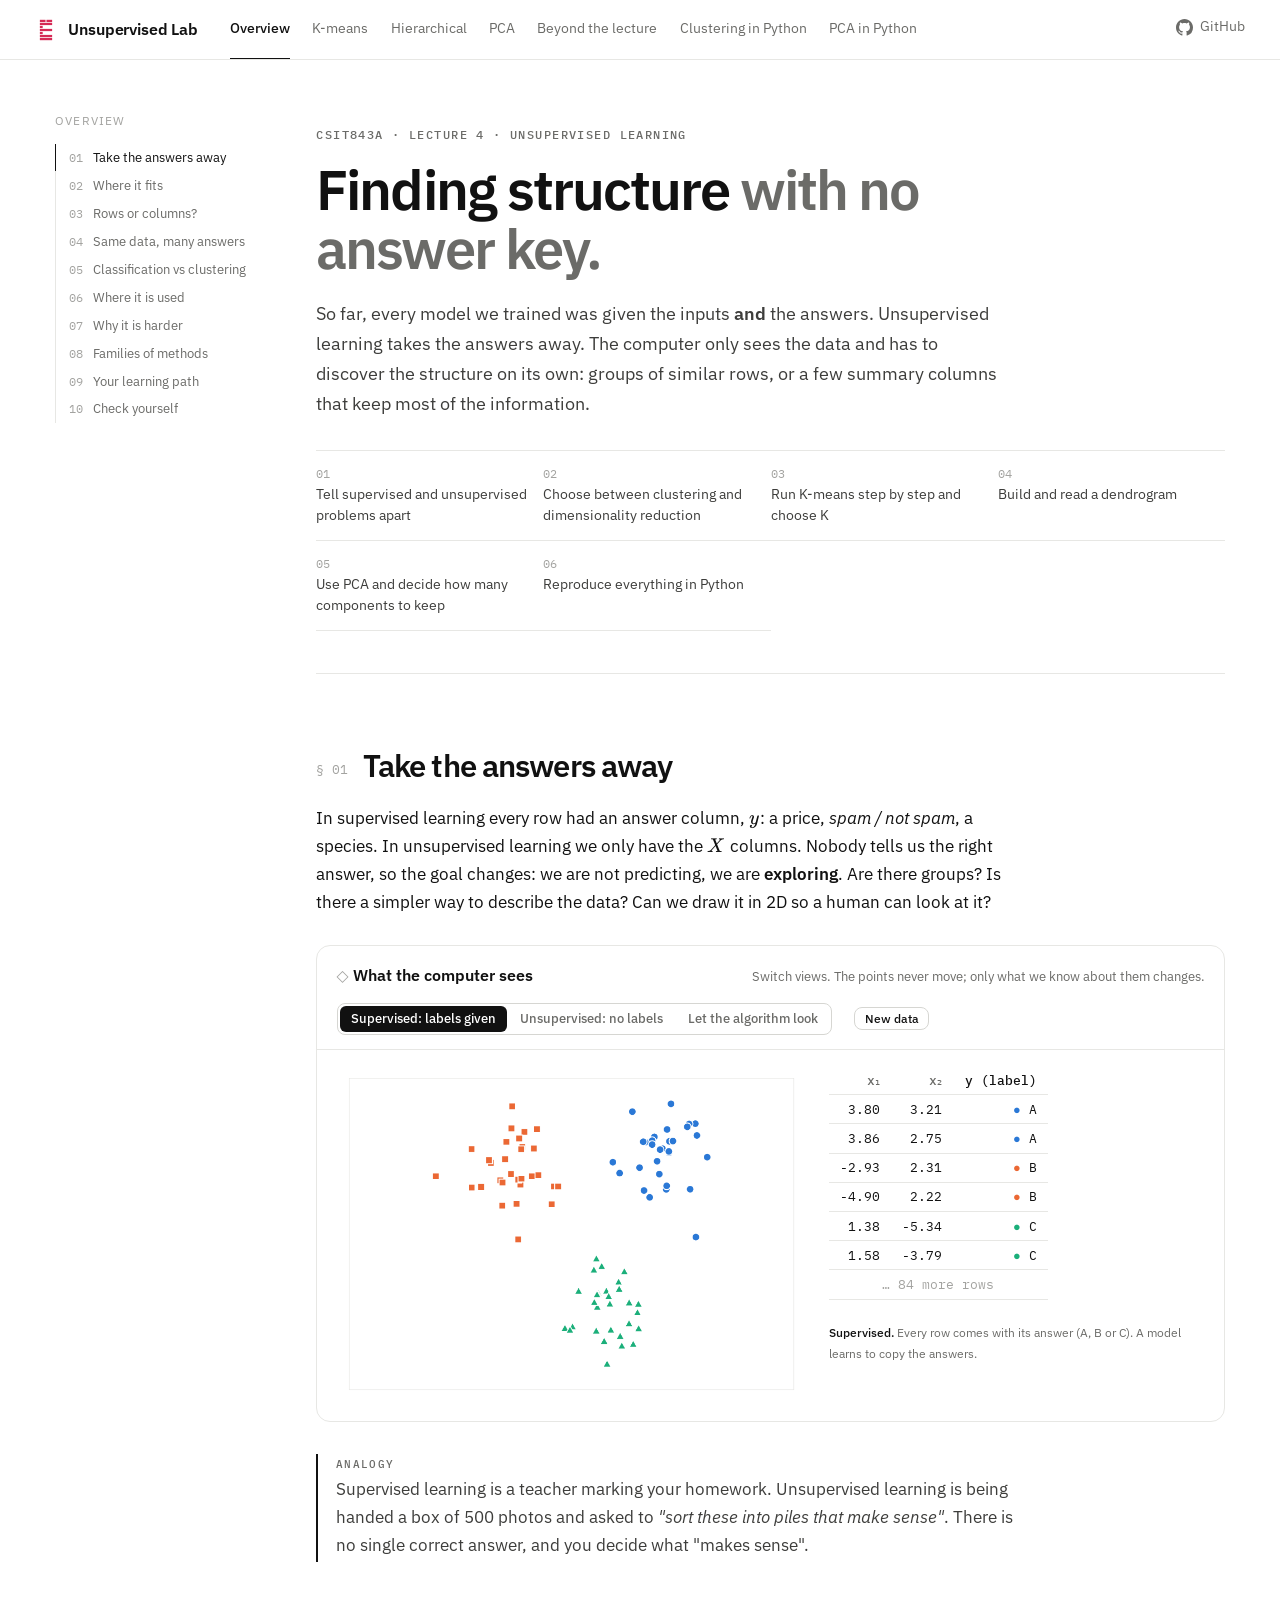
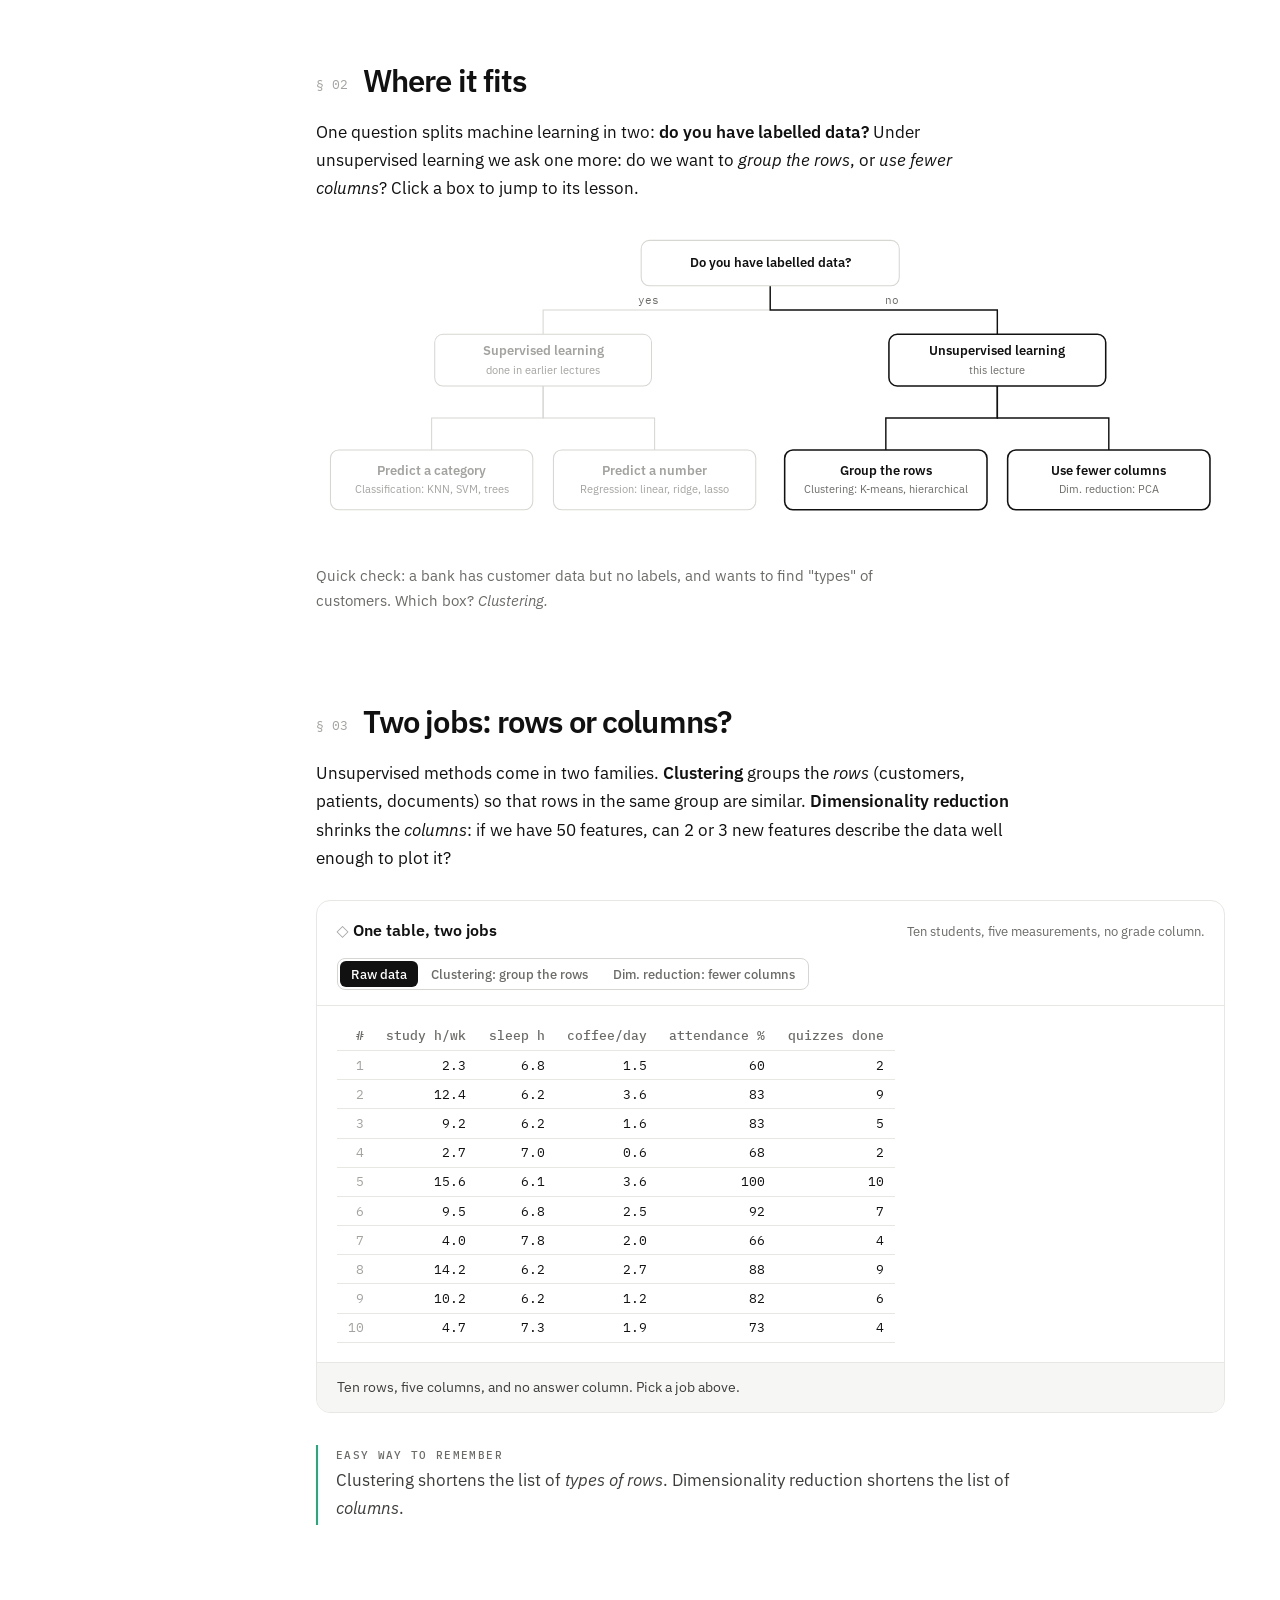
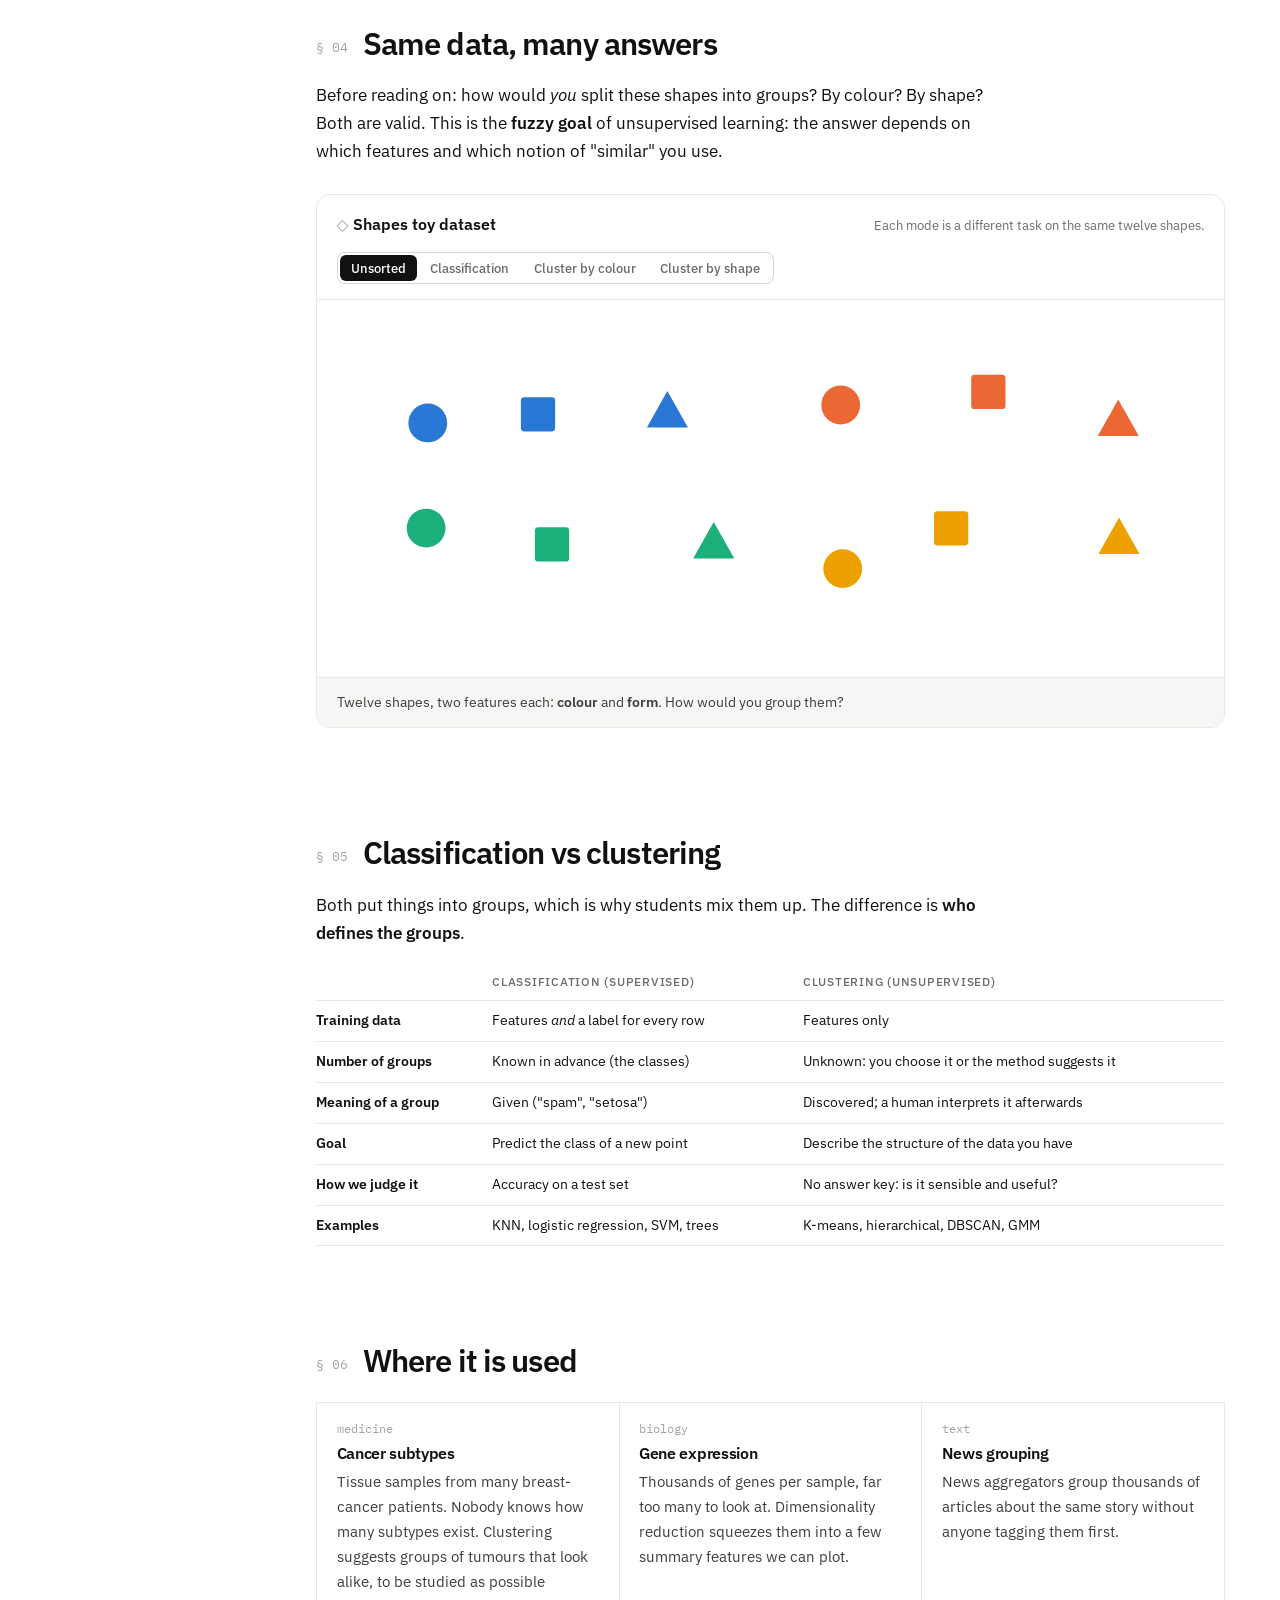
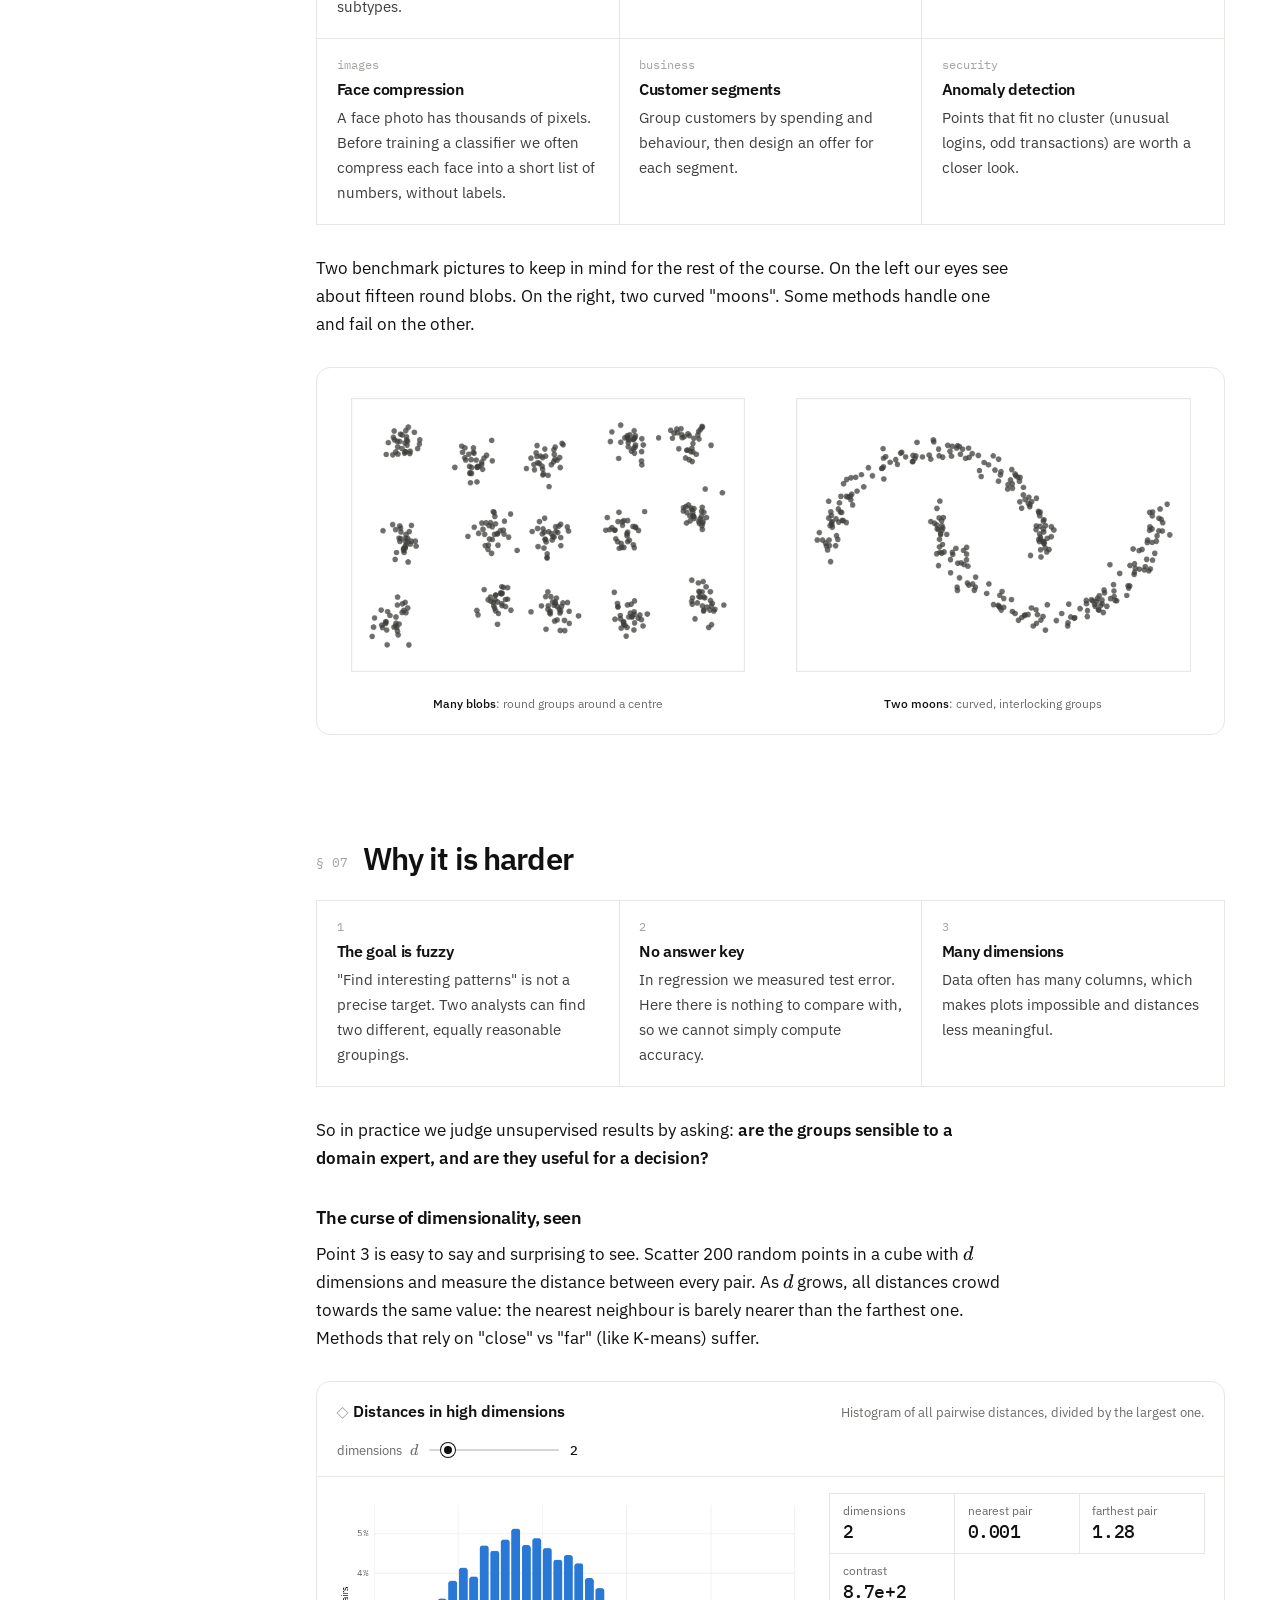
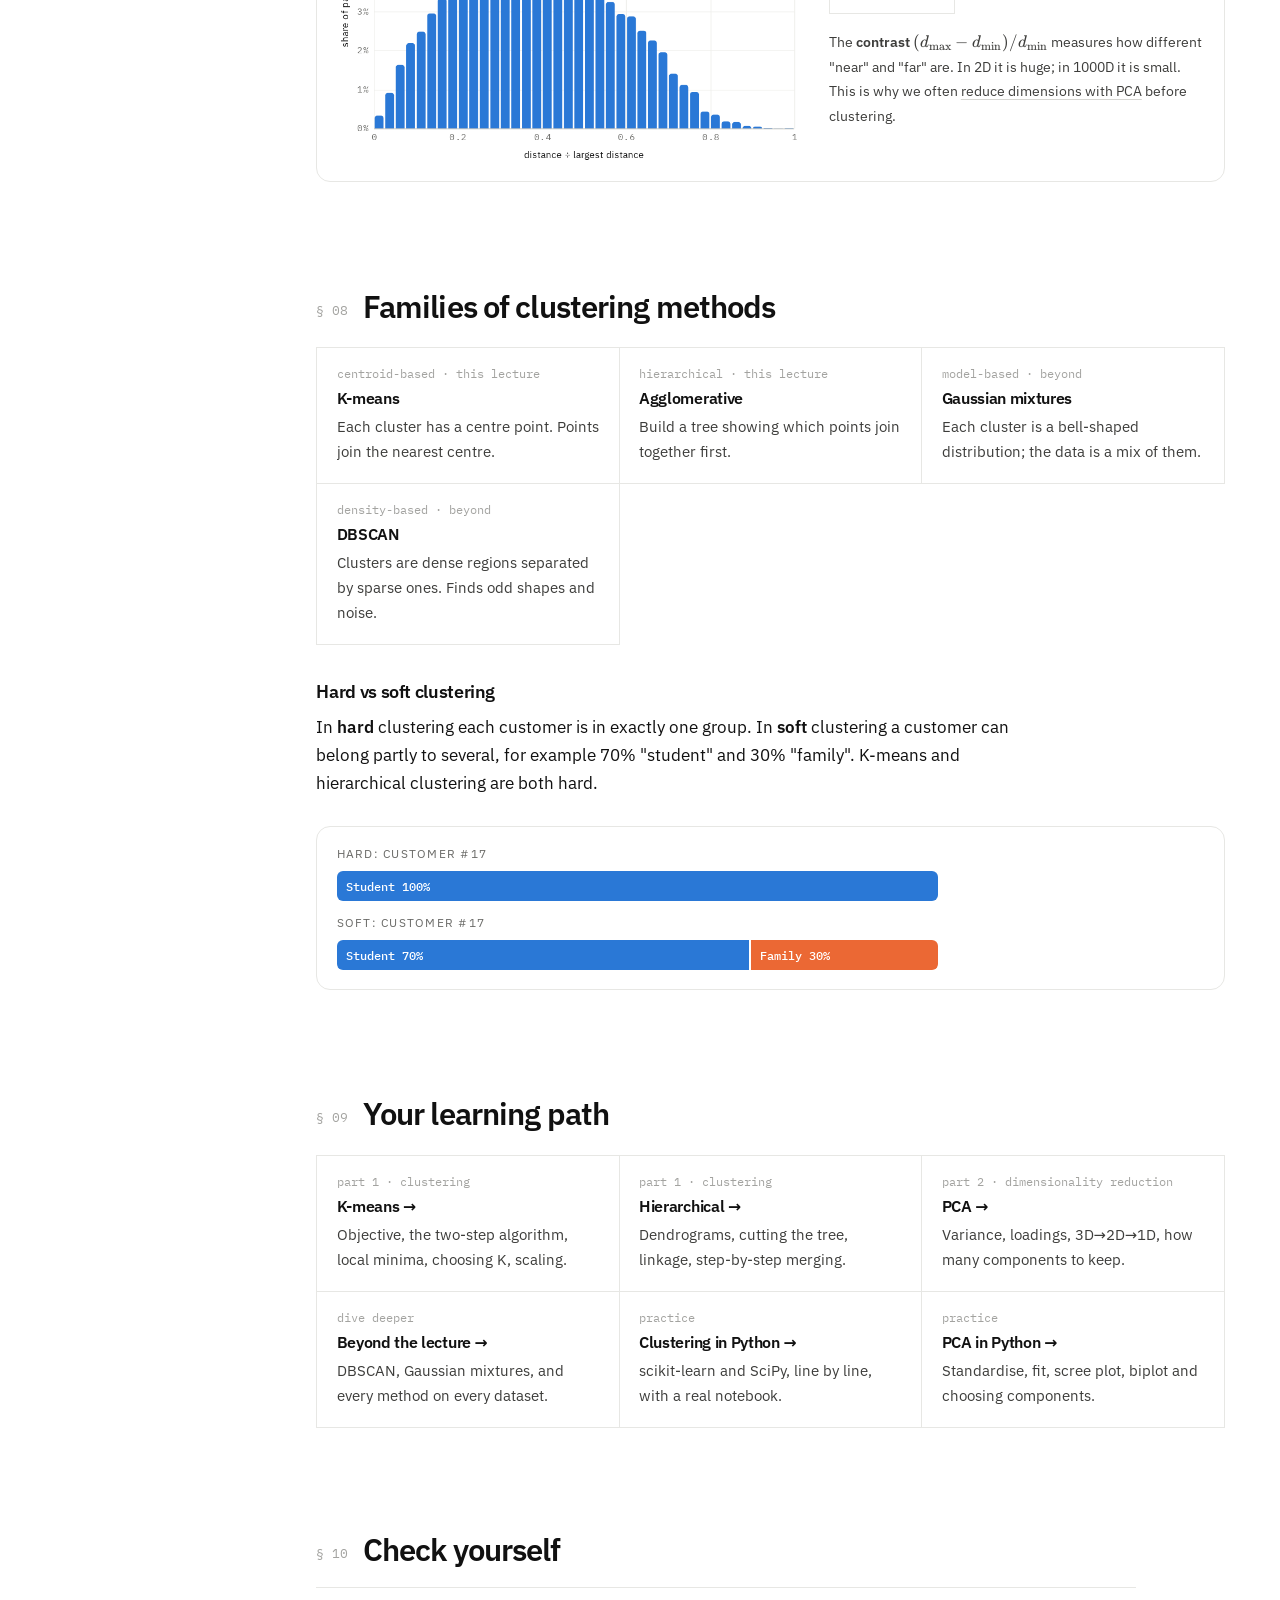
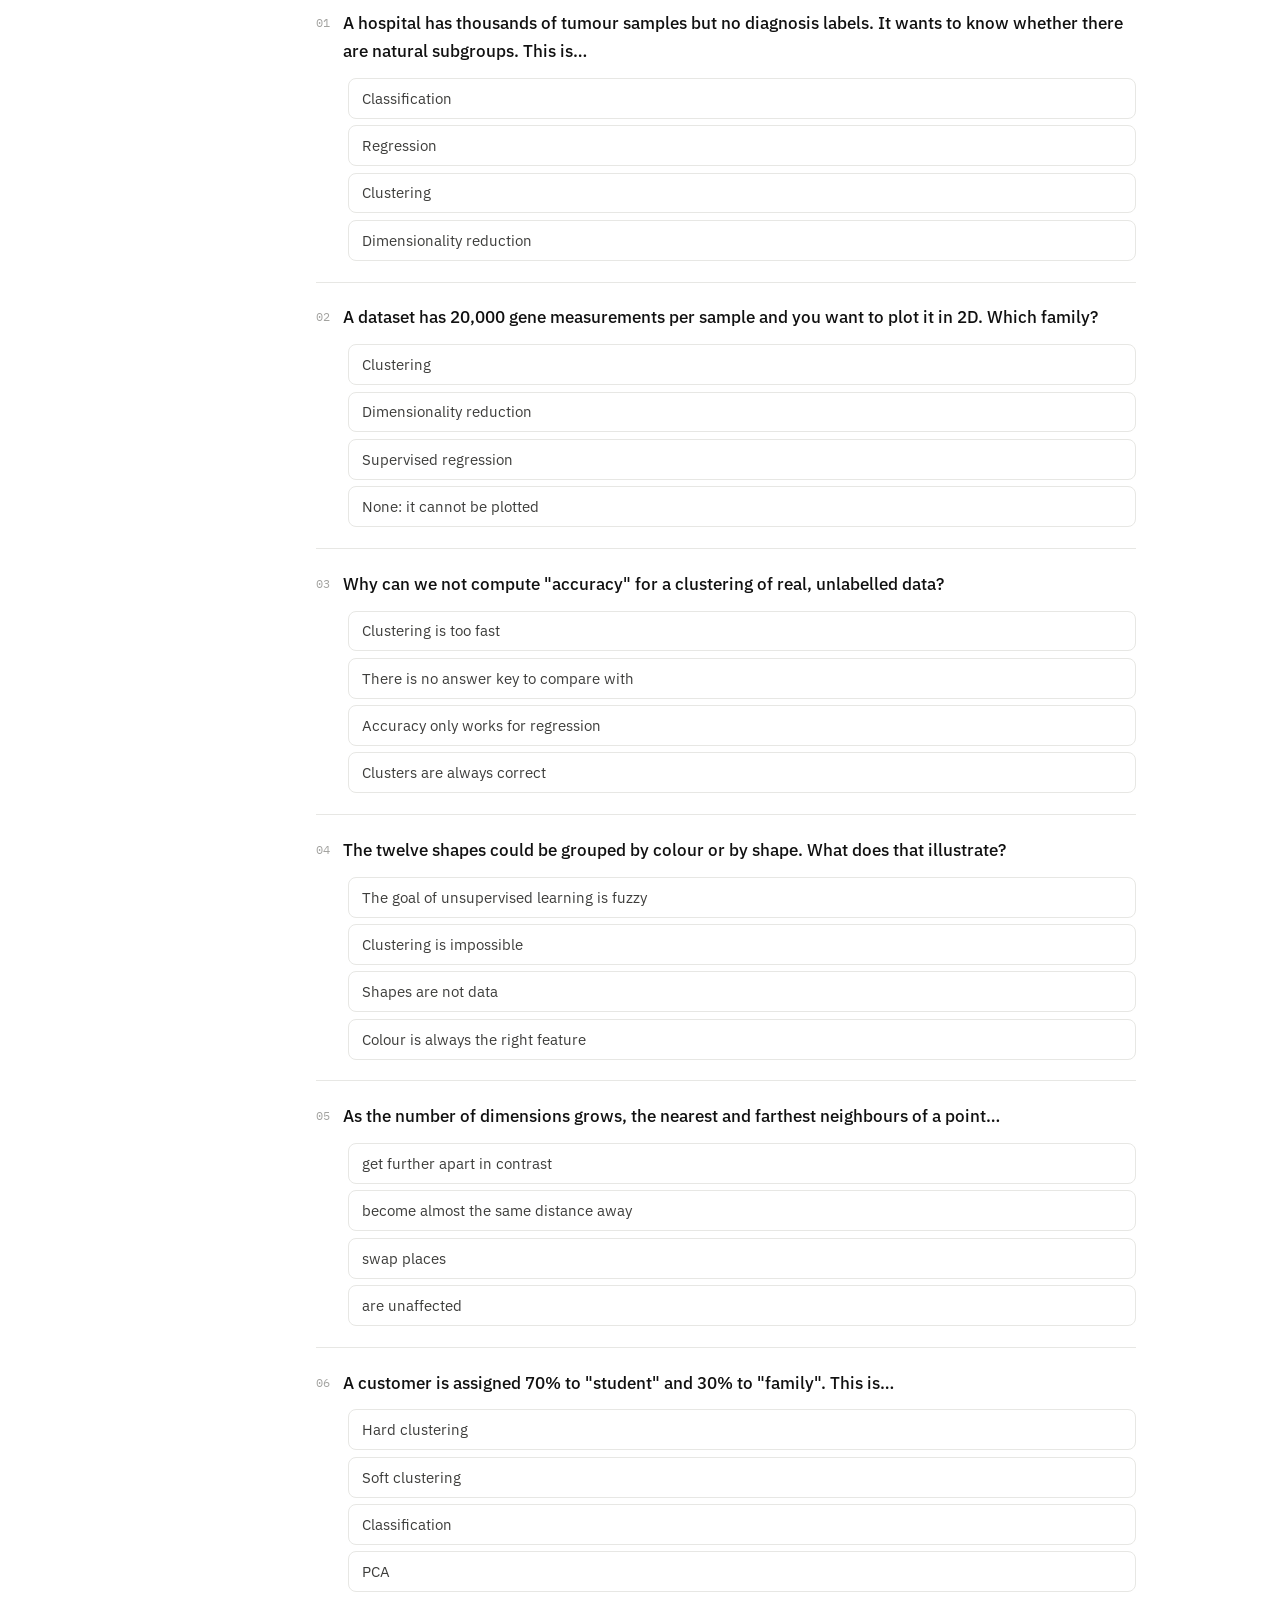
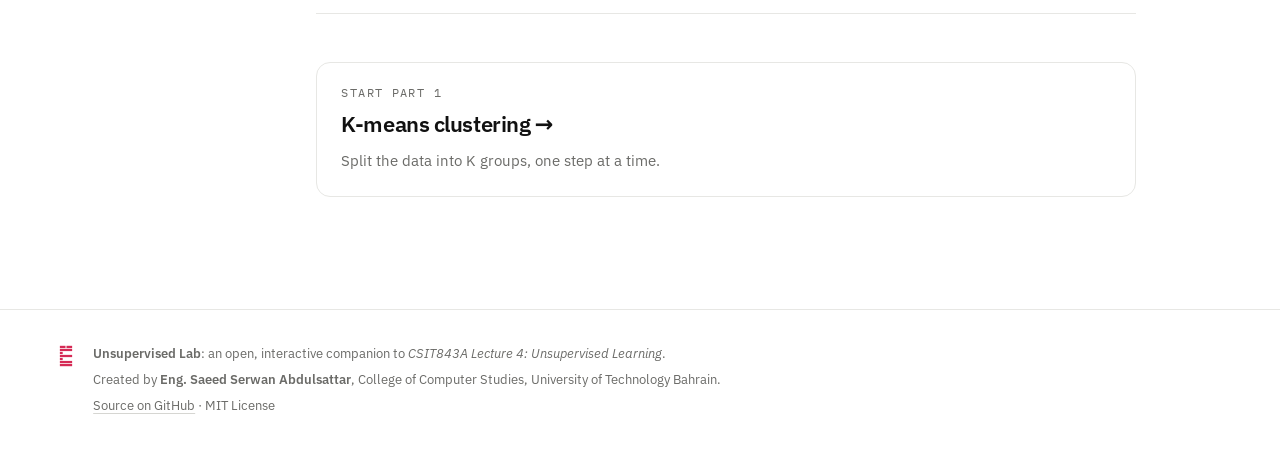
<file: index.html>
<!DOCTYPE html>
<html lang="en">
<head>
  <meta charset="utf-8">
  <meta name="viewport" content="width=device-width, initial-scale=1">
  <title>Unsupervised Lab · Interactive Unsupervised Learning: Clustering and PCA</title>
  <meta name="description" content="An interactive, minimal lab for learning unsupervised learning: K-means, hierarchical clustering and PCA. College of Computer Studies, University of Technology Bahrain.">
  <meta name="author" content="Eng. Saeed Serwan Abdulsattar">
  <meta property="og:title" content="Unsupervised Lab · Interactive Unsupervised Learning: Clustering and PCA">
  <meta property="og:description" content="An interactive, minimal lab for learning unsupervised learning: K-means, hierarchical clustering and PCA. College of Computer Studies, University of Technology Bahrain.">
  <meta property="og:image" content="assets/img/favicon-512.png">
  <meta name="theme-color" content="#ffffff">
  <link rel="icon" type="image/svg+xml" href="assets/img/utb-logo.svg">
  <link rel="icon" type="image/png" sizes="32x32" href="assets/img/favicon-32.png">
  <link rel="apple-touch-icon" href="assets/img/favicon-180.png">
  <link rel="stylesheet" href="assets/vendor/katex/katex.min.css">
  <link rel="stylesheet" href="assets/css/style.css">
</head>
<body>

<header class="site-header">
  <a class="brand" href="index.html">
    <img class="brand-logo" src="assets/img/utb-logo.svg" alt="University of Technology Bahrain logo" onerror="this.remove()">
    <span class="brand-title">Unsupervised Lab</span>
  </a>
  <nav class="page-tabs" aria-label="Lessons">
    <a href="index.html" class="active" aria-current="page">Overview</a>
    <a href="kmeans.html">K-means</a>
    <a href="hierarchical.html">Hierarchical</a>
    <a href="pca.html">PCA</a>
    <a href="beyond.html">Beyond the lecture</a>
    <a href="code-clustering.html">Clustering in Python</a>
    <a href="code-pca.html">PCA in Python</a>
  </nav>
  <nav class="top-links">
    <a href="https://github.com/SaeedSerwan/unsupervised" target="_blank" rel="noopener"><svg viewBox="0 0 16 16" aria-hidden="true"><path fill="currentColor" d="M8 0C3.58 0 0 3.58 0 8c0 3.54 2.29 6.53 5.47 7.59.4.07.55-.17.55-.38 0-.19-.01-.82-.01-1.49-2.01.37-2.53-.49-2.69-.94-.09-.23-.48-.94-.82-1.13-.28-.15-.68-.52-.01-.53.63-.01 1.08.58 1.23.82.72 1.21 1.87.87 2.33.66.07-.52.28-.87.51-1.07-1.78-.2-3.64-.89-3.64-3.95 0-.87.31-1.59.82-2.15-.08-.2-.36-1.02.08-2.12 0 0 .67-.21 2.2.82.64-.18 1.32-.27 2-.27.68 0 1.36.09 2 .27 1.53-1.04 2.2-.82 2.2-.82.44 1.1.16 1.92.08 2.12.51.56.82 1.27.82 2.15 0 3.07-1.87 3.75-3.65 3.95.29.25.54.73.54 1.48 0 1.07-.01 1.93-.01 2.2 0 .21.15.46.55.38A8.013 8.013 0 0016 8c0-4.42-3.58-8-8-8z"/></svg>GitHub</a>
  </nav>
</header>

<div class="layout">
  <aside class="toc" aria-label="Contents">
    <p class="toc-title">Overview</p>
    <ol>
      <li><a href="#no-answers">Take the answers away</a></li>
      <li><a href="#map">Where it fits</a></li>
      <li><a href="#two-jobs">Rows or columns?</a></li>
      <li><a href="#fuzzy">Same data, many answers</a></li>
      <li><a href="#vs">Classification vs clustering</a></li>
      <li><a href="#uses">Where it is used</a></li>
      <li><a href="#hard">Why it is harder</a></li>
      <li><a href="#families">Families of methods</a></li>
      <li><a href="#path">Your learning path</a></li>
      <li><a href="#quiz">Check yourself</a></li>
    </ol>
  </aside>

  <main>
    <section class="hero">
      <p class="eyebrow">CSIT843A · Lecture 4 · Unsupervised learning</p>
      <h1>Finding structure <em>with no answer key.</em></h1>
      <p class="lead">
        So far, every model we trained was given the inputs <strong>and</strong> the answers. Unsupervised learning takes the
        answers away. The computer only sees the data and has to discover the structure on its own: groups of similar
        rows, or a few summary columns that keep most of the information.
      </p>
      <div class="learn-grid">
        <div><span class="num">01</span>Tell supervised and unsupervised problems apart</div>
        <div><span class="num">02</span>Choose between clustering and dimensionality reduction</div>
        <div><span class="num">03</span>Run K-means step by step and choose K</div>
        <div><span class="num">04</span>Build and read a dendrogram</div>
        <div><span class="num">05</span>Use PCA and decide how many components to keep</div>
        <div><span class="num">06</span>Reproduce everything in Python</div>
      </div>
    </section>

    <!-- 1 -->
    <section id="no-answers" class="chapter">
      <h2><span class="chap">01</span>Take the answers away</h2>
      <p>In supervised learning every row had an answer column, \(y\): a price, <em>spam / not spam</em>, a species. In unsupervised learning we only have the \(X\) columns. Nobody tells us the right answer, so the goal changes: we are not predicting, we are <strong>exploring</strong>. Are there groups? Is there a simpler way to describe the data? Can we draw it in 2D so a human can look at it?</p>
      <div class="lab">
        <div class="lab-head"><p class="lab-title">What the computer sees</p><p class="lab-hint">Switch views. The points never move; only what we know about them changes.</p></div>
        <div class="controls">
          <div class="seg" id="sup-mode">
            <button data-v="sup" class="on">Supervised: labels given</button>
            <button data-v="unsup">Unsupervised: no labels</button>
            <button data-v="found">Let the algorithm look</button>
          </div>
          <button class="btn ghost small" id="sup-new">New data</button>
        </div>
        <div class="lab-body">
          <div class="lab-grid">
            <div class="plot" id="sup-plot"></div>
            <div>
              <div class="table-wrap" style="margin-top:0"><table class="datatable" id="sup-table"></table></div>
              <p class="plot-cap" id="sup-cap" style="text-align:left"></p>
            </div>
          </div>
        </div>
      </div>
      <div class="callout"><span class="label">Analogy</span><p>Supervised learning is a teacher marking your homework. Unsupervised learning is being handed a box of 500 photos and asked to <em>"sort these into piles that make sense"</em>. There is no single correct answer, and you decide what "makes sense".</p></div>
    </section>

    <!-- 2 -->
    <section id="map" class="chapter">
      <h2><span class="chap">02</span>Where it fits</h2>
      <p>One question splits machine learning in two: <strong>do you have labelled data?</strong> Under unsupervised learning we ask one more: do we want to <em>group the rows</em>, or <em>use fewer columns</em>? Click a box to jump to its lesson.</p>
      <div class="map" id="course-map"></div>
      <p class="prose" style="color:var(--muted);font-size:.92rem">Quick check: a bank has customer data but no labels, and wants to find "types" of customers. Which box? <em>Clustering.</em></p>
    </section>

    <!-- 3 -->
    <section id="two-jobs" class="chapter">
      <h2><span class="chap">03</span>Two jobs: rows or columns?</h2>
      <p>Unsupervised methods come in two families. <strong>Clustering</strong> groups the <em>rows</em> (customers, patients, documents) so that rows in the same group are similar. <strong>Dimensionality reduction</strong> shrinks the <em>columns</em>: if we have 50 features, can 2 or 3 new features describe the data well enough to plot it?</p>
      <div class="lab">
        <div class="lab-head"><p class="lab-title">One table, two jobs</p><p class="lab-hint">Ten students, five measurements, no grade column.</p></div>
        <div class="controls">
          <div class="seg" id="job-mode">
            <button data-v="raw" class="on">Raw data</button>
            <button data-v="cluster">Clustering: group the rows</button>
            <button data-v="reduce">Dim. reduction: fewer columns</button>
          </div>
        </div>
        <div class="lab-body">
          <div class="table-wrap" style="margin:0"><table class="datatable" id="job-table"></table></div>
        </div>
        <div class="lab-foot" id="job-foot"></div>
      </div>
      <div class="callout tip"><span class="label">Easy way to remember</span><p>Clustering shortens the list of <em>types of rows</em>. Dimensionality reduction shortens the list of <em>columns</em>.</p></div>
    </section>

    <!-- 4 -->
    <section id="fuzzy" class="chapter">
      <h2><span class="chap">04</span>Same data, many answers</h2>
      <p>Before reading on: how would <em>you</em> split these shapes into groups? By colour? By shape? Both are valid. This is the <strong>fuzzy goal</strong> of unsupervised learning: the answer depends on which features and which notion of "similar" you use.</p>
      <div class="lab">
        <div class="lab-head"><p class="lab-title">Shapes toy dataset</p><p class="lab-hint">Each mode is a different task on the same twelve shapes.</p></div>
        <div class="controls">
          <div class="seg" id="shape-mode">
            <button data-v="raw" class="on">Unsorted</button>
            <button data-v="classify">Classification</button>
            <button data-v="colour">Cluster by colour</button>
            <button data-v="form">Cluster by shape</button>
          </div>
        </div>
        <div class="lab-body"><div class="plot" id="shape-svg"></div></div>
        <div class="lab-foot" id="shape-foot"></div>
      </div>
    </section>

    <!-- 5 -->
    <section id="vs" class="chapter">
      <h2><span class="chap">05</span>Classification vs clustering</h2>
      <p>Both put things into groups, which is why students mix them up. The difference is <strong>who defines the groups</strong>.</p>
      <div class="table-wrap"><table class="clean">
        <thead><tr><th></th><th>Classification (supervised)</th><th>Clustering (unsupervised)</th></tr></thead>
        <tbody>
          <tr><td><strong>Training data</strong></td><td>Features <em>and</em> a label for every row</td><td>Features only</td></tr>
          <tr><td><strong>Number of groups</strong></td><td>Known in advance (the classes)</td><td>Unknown: you choose it or the method suggests it</td></tr>
          <tr><td><strong>Meaning of a group</strong></td><td>Given ("spam", "setosa")</td><td>Discovered; a human interprets it afterwards</td></tr>
          <tr><td><strong>Goal</strong></td><td>Predict the class of a new point</td><td>Describe the structure of the data you have</td></tr>
          <tr><td><strong>How we judge it</strong></td><td>Accuracy on a test set</td><td>No answer key: is it sensible and useful?</td></tr>
          <tr><td><strong>Examples</strong></td><td>KNN, logistic regression, SVM, trees</td><td>K-means, hierarchical, DBSCAN, GMM</td></tr>
        </tbody>
      </table></div>
    </section>

    <!-- 6 -->
    <section id="uses" class="chapter">
      <h2><span class="chap">06</span>Where it is used</h2>
      <div class="cards">
        <div class="card"><span class="n">medicine</span><h4>Cancer subtypes</h4><p>Tissue samples from many breast-cancer patients. Nobody knows how many subtypes exist. Clustering suggests groups of tumours that look alike, to be studied as possible subtypes.</p></div>
        <div class="card"><span class="n">biology</span><h4>Gene expression</h4><p>Thousands of genes per sample, far too many to look at. Dimensionality reduction squeezes them into a few summary features we can plot.</p></div>
        <div class="card"><span class="n">text</span><h4>News grouping</h4><p>News aggregators group thousands of articles about the same story without anyone tagging them first.</p></div>
        <div class="card"><span class="n">images</span><h4>Face compression</h4><p>A face photo has thousands of pixels. Before training a classifier we often compress each face into a short list of numbers, without labels.</p></div>
        <div class="card"><span class="n">business</span><h4>Customer segments</h4><p>Group customers by spending and behaviour, then design an offer for each segment.</p></div>
        <div class="card"><span class="n">security</span><h4>Anomaly detection</h4><p>Points that fit no cluster (unusual logins, odd transactions) are worth a closer look.</p></div>
      </div>
      <p>Two benchmark pictures to keep in mind for the rest of the course. On the left our eyes see about fifteen round blobs. On the right, two curved "moons". Some methods handle one and fail on the other.</p>
      <div class="lab">
        <div class="lab-body">
          <div class="lab-grid even">
            <div><div class="plot" id="bench-many"></div><p class="plot-cap"><b>Many blobs</b>: round groups around a centre</p></div>
            <div><div class="plot" id="bench-moons"></div><p class="plot-cap"><b>Two moons</b>: curved, interlocking groups</p></div>
          </div>
        </div>
      </div>
    </section>

    <!-- 7 -->
    <section id="hard" class="chapter">
      <h2><span class="chap">07</span>Why it is harder</h2>
      <div class="cards">
        <div class="card"><span class="n">1</span><h4>The goal is fuzzy</h4><p>"Find interesting patterns" is not a precise target. Two analysts can find two different, equally reasonable groupings.</p></div>
        <div class="card"><span class="n">2</span><h4>No answer key</h4><p>In regression we measured test error. Here there is nothing to compare with, so we cannot simply compute accuracy.</p></div>
        <div class="card"><span class="n">3</span><h4>Many dimensions</h4><p>Data often has many columns, which makes plots impossible and distances less meaningful.</p></div>
      </div>
      <p>So in practice we judge unsupervised results by asking: <strong>are the groups sensible to a domain expert, and are they useful for a decision?</strong></p>

      <h3>The curse of dimensionality, seen</h3>
      <p class="prose">Point 3 is easy to say and surprising to see. Scatter 200 random points in a cube with \(d\) dimensions and measure the distance between every pair. As \(d\) grows, all distances crowd towards the same value: the nearest neighbour is barely nearer than the farthest one. Methods that rely on "close" vs "far" (like K-means) suffer.</p>
      <div class="lab">
        <div class="lab-head"><p class="lab-title">Distances in high dimensions</p><p class="lab-hint">Histogram of all pairwise distances, divided by the largest one.</p></div>
        <div class="controls">
          <label class="ctl">dimensions \(d\) <input type="range" id="curse-d" min="0" max="10" step="1" value="1"><output></output></label>
        </div>
        <div class="lab-body">
          <div class="lab-grid">
            <div class="plot" id="curse-plot"></div>
            <div>
              <div class="stats" id="curse-stats"></div>
              <p style="font-size:.9rem;color:var(--ink-2)">The <strong>contrast</strong> \((d_{\max}-d_{\min})/d_{\min}\) measures how different "near" and "far" are. In 2D it is huge; in 1000D it is small. This is why we often <a href="pca.html">reduce dimensions with PCA</a> before clustering.</p>
            </div>
          </div>
        </div>
      </div>
    </section>

    <!-- 8 -->
    <section id="families" class="chapter">
      <h2><span class="chap">08</span>Families of clustering methods</h2>
      <div class="cards">
        <a class="card" href="kmeans.html"><span class="n">centroid-based · this lecture</span><h4>K-means</h4><p>Each cluster has a centre point. Points join the nearest centre.</p></a>
        <a class="card" href="hierarchical.html"><span class="n">hierarchical · this lecture</span><h4>Agglomerative</h4><p>Build a tree showing which points join together first.</p></a>
        <a class="card" href="beyond.html#gmm"><span class="n">model-based · beyond</span><h4>Gaussian mixtures</h4><p>Each cluster is a bell-shaped distribution; the data is a mix of them.</p></a>
        <a class="card" href="beyond.html#dbscan"><span class="n">density-based · beyond</span><h4>DBSCAN</h4><p>Clusters are dense regions separated by sparse ones. Finds odd shapes and noise.</p></a>
      </div>
      <h3>Hard vs soft clustering</h3>
      <p class="prose">In <strong>hard</strong> clustering each customer is in exactly one group. In <strong>soft</strong> clustering a customer can belong partly to several, for example 70% "student" and 30% "family". K-means and hierarchical clustering are both hard.</p>
      <div class="lab">
        <div class="lab-body" style="display:grid;gap:.7rem;max-width:640px">
          <div><p class="kicker">Hard: Customer #17</p><div id="hard-bar"></div></div>
          <div><p class="kicker">Soft: Customer #17</p><div id="soft-bar"></div></div>
        </div>
      </div>
    </section>

    <!-- 9 -->
    <section id="path" class="chapter">
      <h2><span class="chap">09</span>Your learning path</h2>
      <div class="cards">
        <a class="card" href="kmeans.html"><span class="n">part 1 · clustering</span><h4>K-means →</h4><p>Objective, the two-step algorithm, local minima, choosing K, scaling.</p></a>
        <a class="card" href="hierarchical.html"><span class="n">part 1 · clustering</span><h4>Hierarchical →</h4><p>Dendrograms, cutting the tree, linkage, step-by-step merging.</p></a>
        <a class="card" href="pca.html"><span class="n">part 2 · dimensionality reduction</span><h4>PCA →</h4><p>Variance, loadings, 3D→2D→1D, how many components to keep.</p></a>
        <a class="card" href="beyond.html"><span class="n">dive deeper</span><h4>Beyond the lecture →</h4><p>DBSCAN, Gaussian mixtures, and every method on every dataset.</p></a>
        <a class="card" href="code-clustering.html"><span class="n">practice</span><h4>Clustering in Python →</h4><p>scikit-learn and SciPy, line by line, with a real notebook.</p></a>
        <a class="card" href="code-pca.html"><span class="n">practice</span><h4>PCA in Python →</h4><p>Standardise, fit, scree plot, biplot and choosing components.</p></a>
      </div>
    </section>

    <!-- 10 -->
    <section id="quiz" class="chapter">
      <h2><span class="chap">10</span>Check yourself</h2>
      <div class="quiz" id="quiz-box"></div>
      <p class="quiz-score" id="quiz-box-score"></p>
      <a class="next-card" href="kmeans.html">
        <span class="next-eyebrow">Start part 1</span>
        <span class="next-title">K-means clustering →</span>
        <span class="next-text">Split the data into K groups, one step at a time.</span>
      </a>
    </section>
  </main>
</div>

<footer class="site-footer">
  <div class="footer-inner">
    <img class="footer-logo" src="assets/img/utb-logo.svg" alt="" onerror="this.remove()">
    <div>
      <p><strong>Unsupervised Lab</strong>: an open, interactive companion to <em>CSIT843A Lecture 4: Unsupervised Learning</em>.</p>
      <p>Created by <strong>Eng. Saeed Serwan Abdulsattar</strong>, College of Computer Studies, University of Technology Bahrain.</p>
      <p><a href="https://github.com/SaeedSerwan/unsupervised" target="_blank" rel="noopener">Source on GitHub</a> · MIT License</p>
    </div>
  </div>
</footer>

<script src="assets/vendor/katex/katex.min.js"></script>
<script src="assets/vendor/katex/auto-render.min.js"></script>
<script src="assets/js/lib.js"></script>
<script src="assets/js/overview.js"></script>
</body>
</html>
</file>
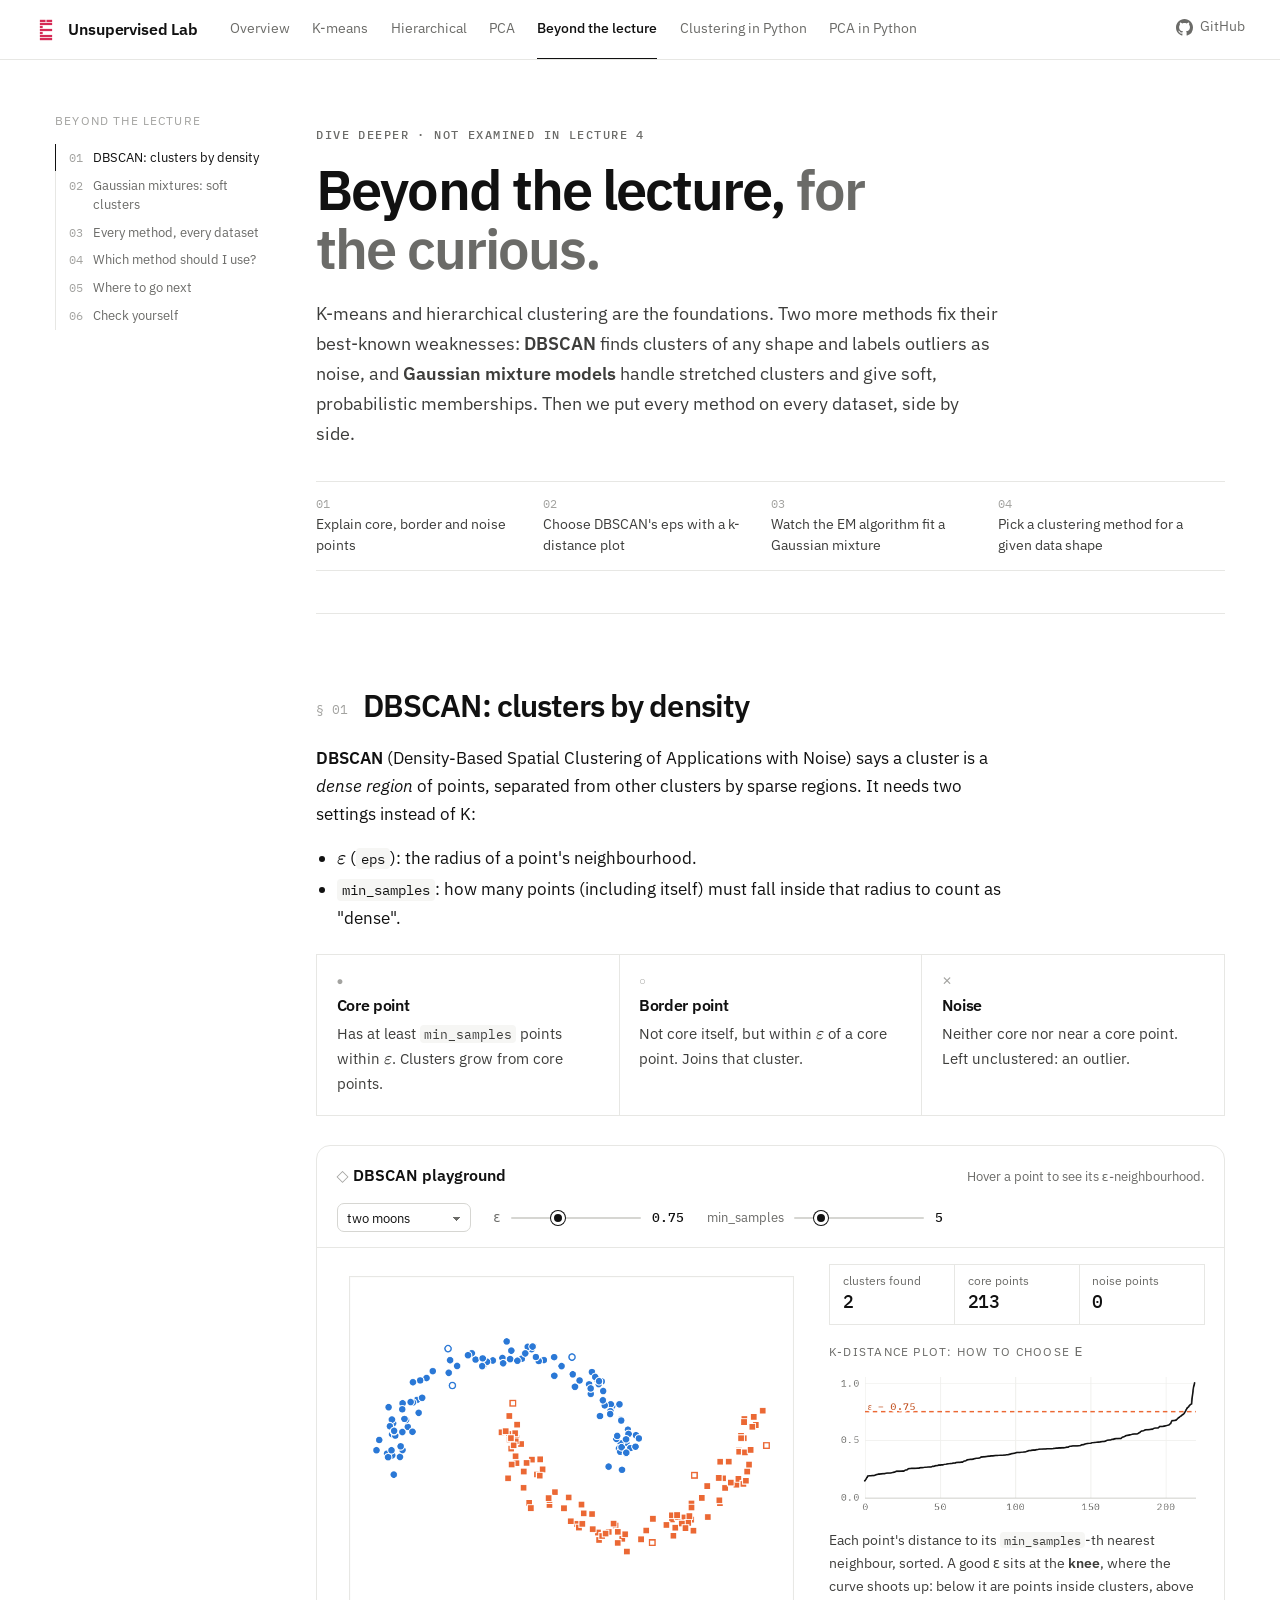
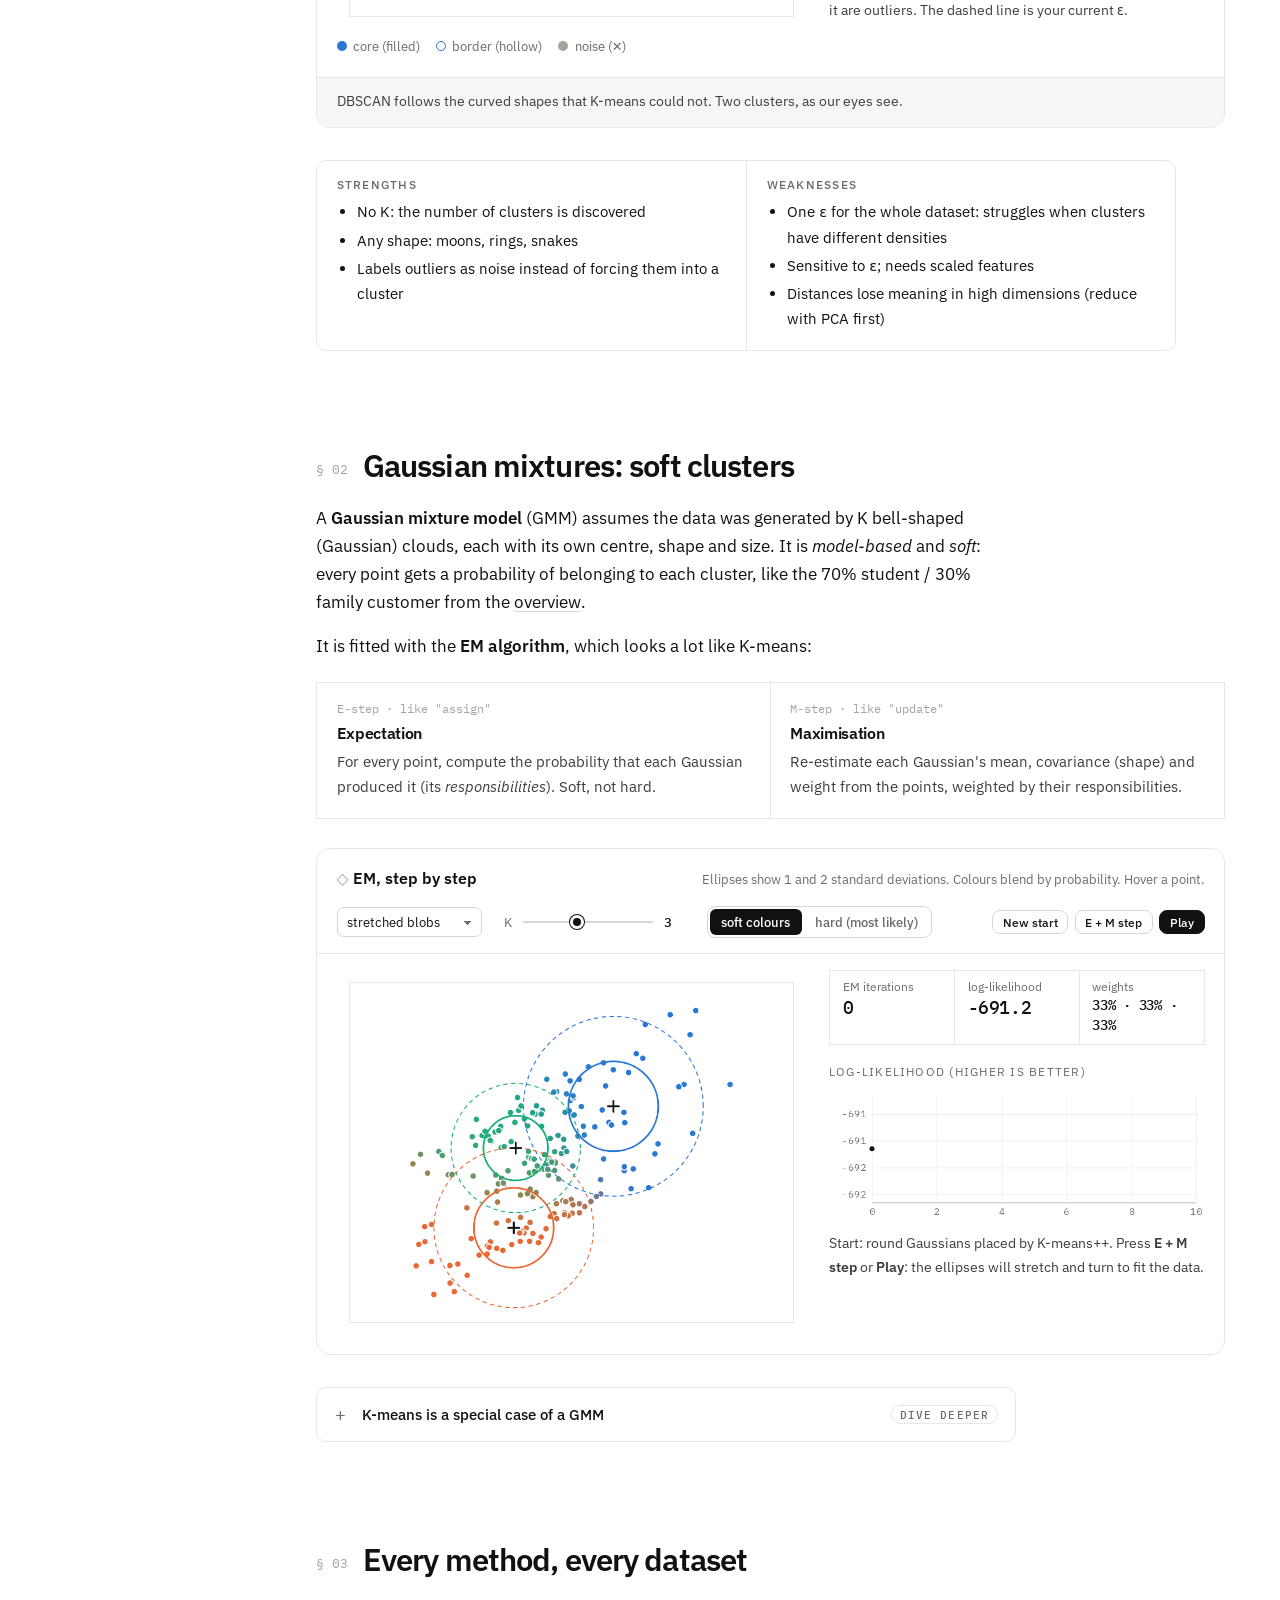
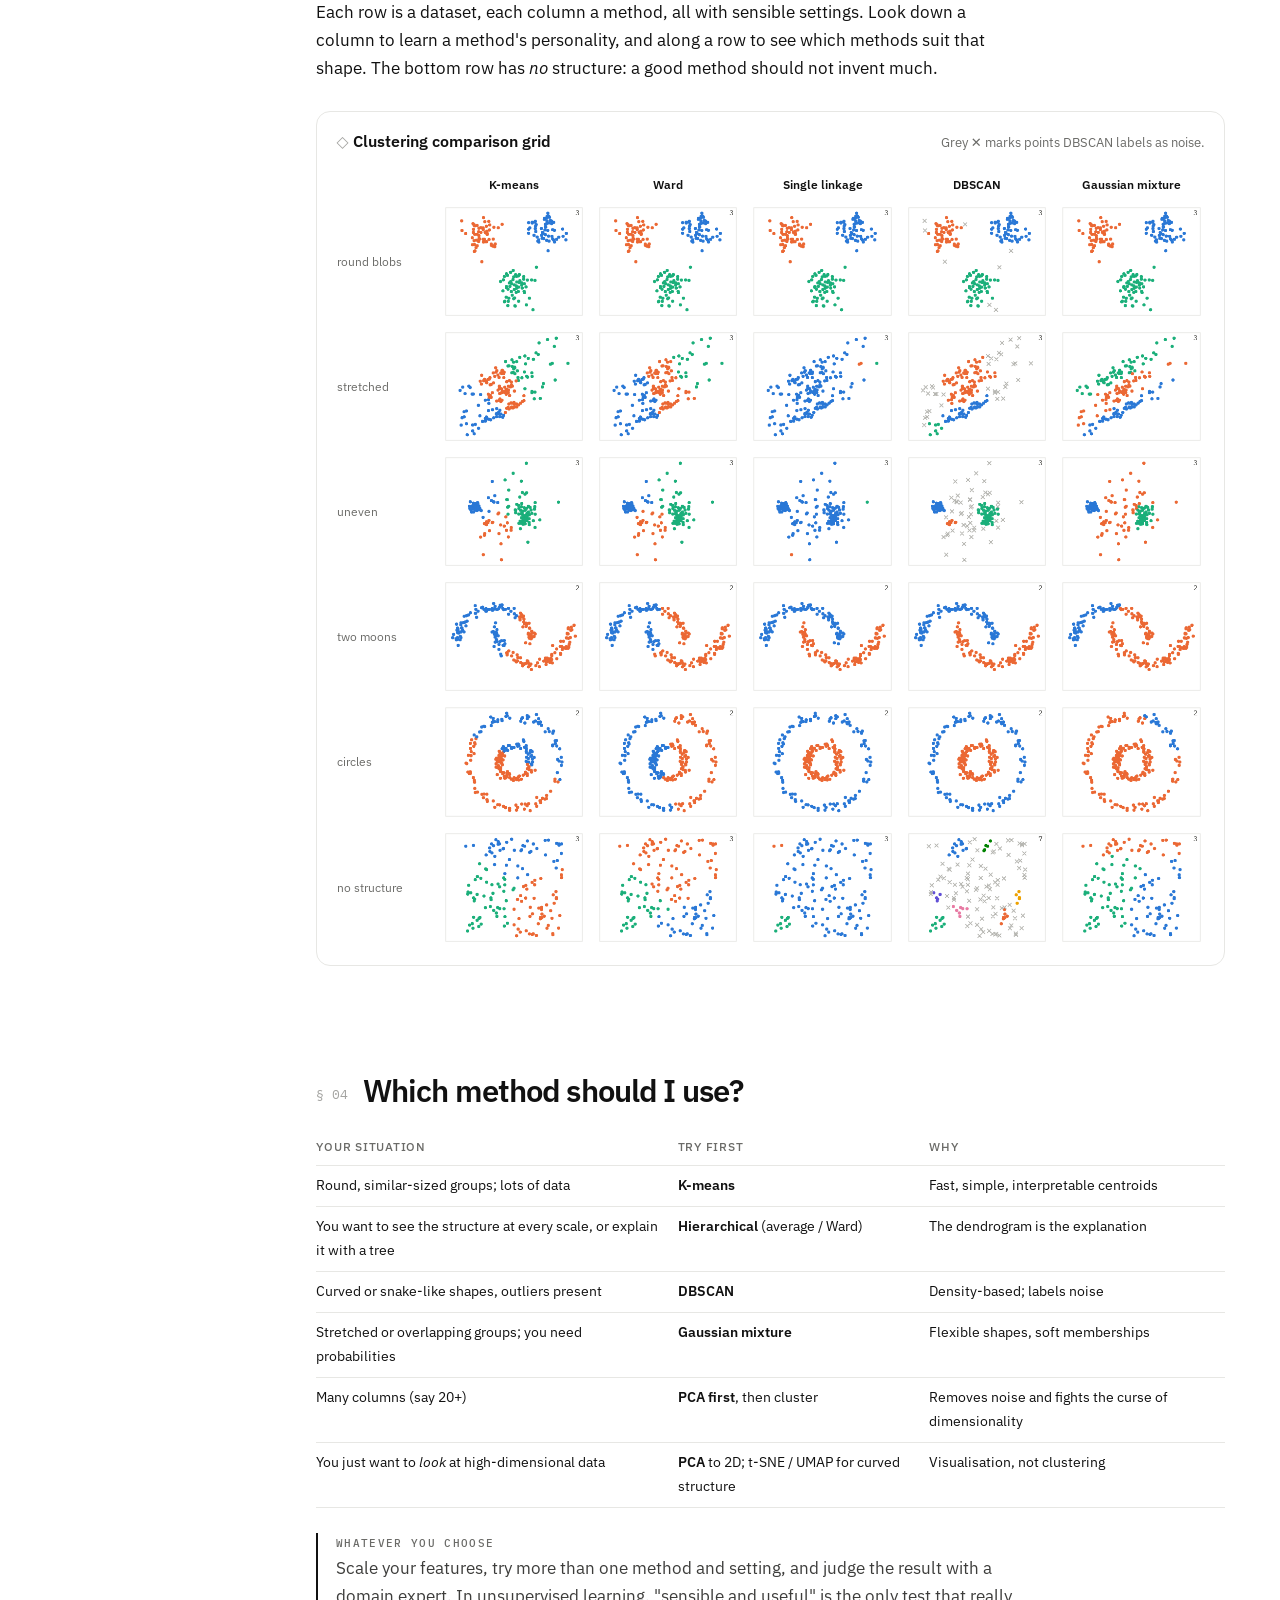
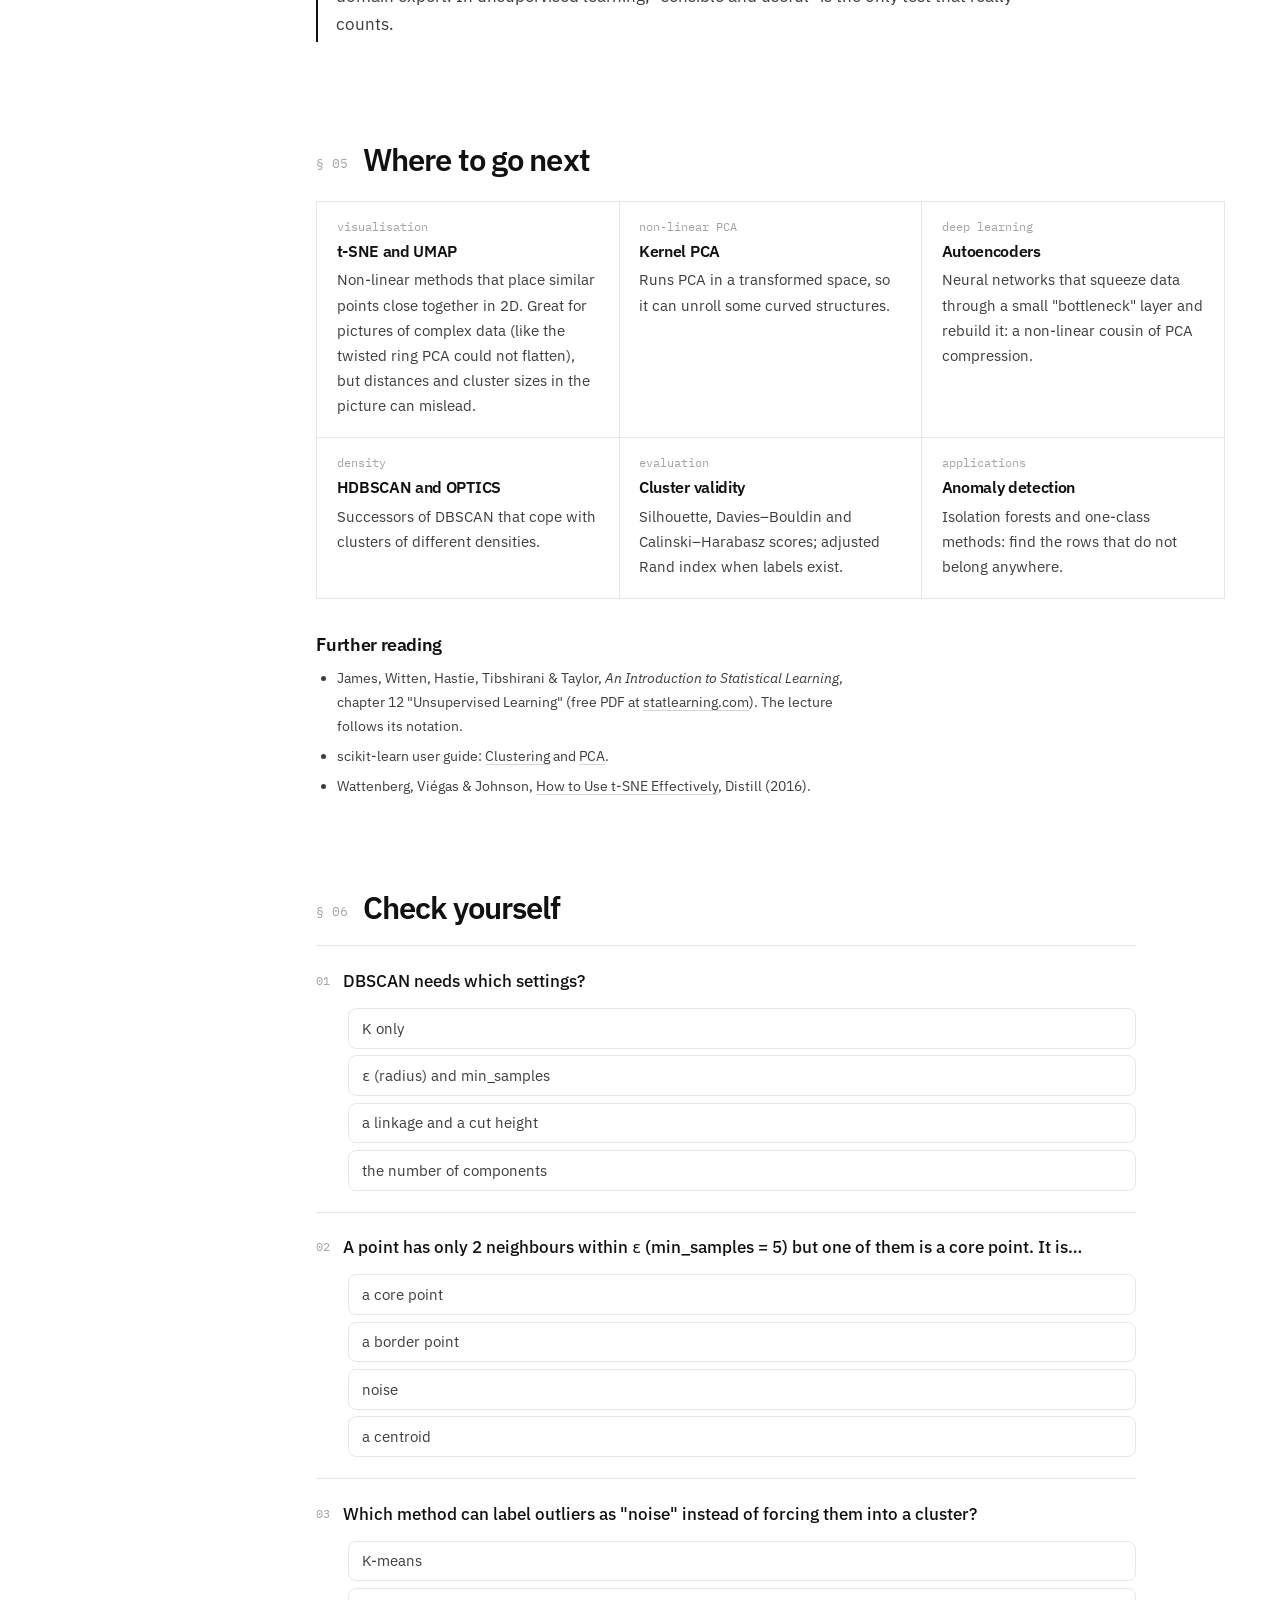
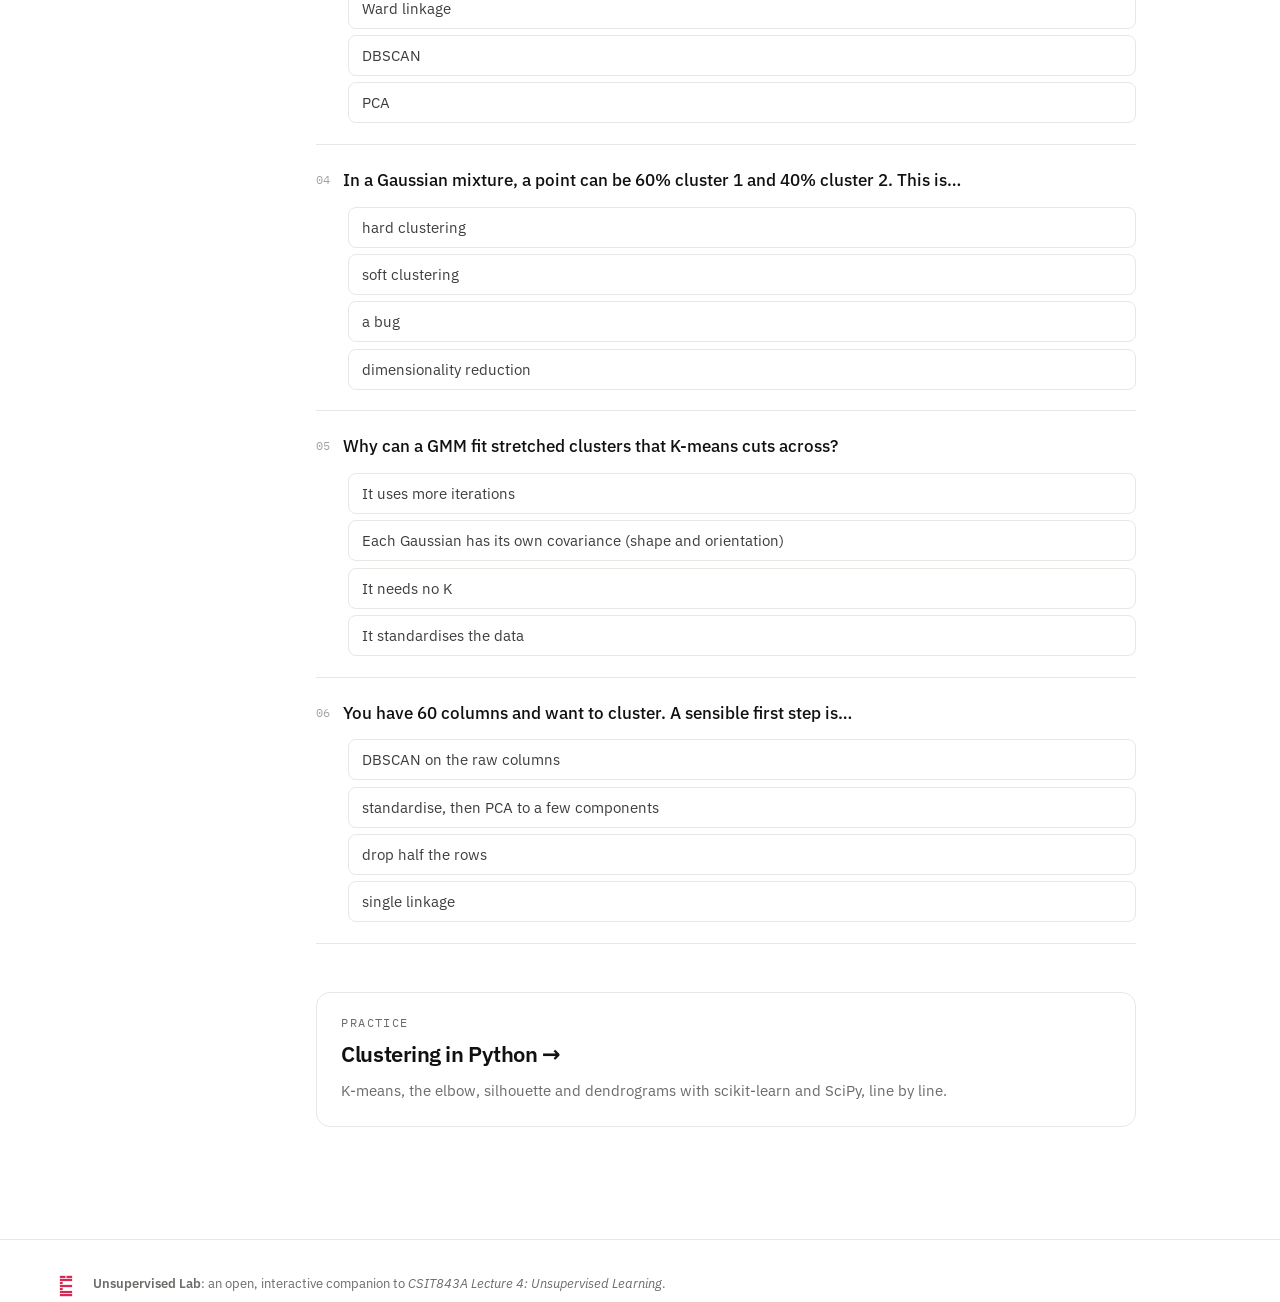
<file: beyond.html>
<!DOCTYPE html>
<html lang="en">
<head>
  <meta charset="utf-8">
  <meta name="viewport" content="width=device-width, initial-scale=1">
  <title>Beyond the Lecture: DBSCAN, Gaussian Mixtures and More · Unsupervised Lab</title>
  <meta name="description" content="Go further: DBSCAN density clustering, Gaussian mixture models with the EM algorithm, and every clustering method compared on every dataset.">
  <meta name="author" content="Eng. Saeed Serwan Abdulsattar">
  <meta property="og:title" content="Beyond the Lecture: DBSCAN, Gaussian Mixtures and More · Unsupervised Lab">
  <meta property="og:description" content="Go further: DBSCAN density clustering, Gaussian mixture models with the EM algorithm, and every clustering method compared on every dataset.">
  <meta property="og:image" content="assets/img/favicon-512.png">
  <meta name="theme-color" content="#ffffff">
  <link rel="icon" type="image/svg+xml" href="assets/img/utb-logo.svg">
  <link rel="icon" type="image/png" sizes="32x32" href="assets/img/favicon-32.png">
  <link rel="apple-touch-icon" href="assets/img/favicon-180.png">
  <link rel="stylesheet" href="assets/vendor/katex/katex.min.css">
  <link rel="stylesheet" href="assets/css/style.css">
</head>
<body>

<header class="site-header">
  <a class="brand" href="index.html">
    <img class="brand-logo" src="assets/img/utb-logo.svg" alt="University of Technology Bahrain logo" onerror="this.remove()">
    <span class="brand-title">Unsupervised Lab</span>
  </a>
  <nav class="page-tabs" aria-label="Lessons">
    <a href="index.html">Overview</a>
    <a href="kmeans.html">K-means</a>
    <a href="hierarchical.html">Hierarchical</a>
    <a href="pca.html">PCA</a>
    <a href="beyond.html" class="active" aria-current="page">Beyond the lecture</a>
    <a href="code-clustering.html">Clustering in Python</a>
    <a href="code-pca.html">PCA in Python</a>
  </nav>
  <nav class="top-links">
    <a href="https://github.com/SaeedSerwan/unsupervised" target="_blank" rel="noopener"><svg viewBox="0 0 16 16" aria-hidden="true"><path fill="currentColor" d="M8 0C3.58 0 0 3.58 0 8c0 3.54 2.29 6.53 5.47 7.59.4.07.55-.17.55-.38 0-.19-.01-.82-.01-1.49-2.01.37-2.53-.49-2.69-.94-.09-.23-.48-.94-.82-1.13-.28-.15-.68-.52-.01-.53.63-.01 1.08.58 1.23.82.72 1.21 1.87.87 2.33.66.07-.52.28-.87.51-1.07-1.78-.2-3.64-.89-3.64-3.95 0-.87.31-1.59.82-2.15-.08-.2-.36-1.02.08-2.12 0 0 .67-.21 2.2.82.64-.18 1.32-.27 2-.27.68 0 1.36.09 2 .27 1.53-1.04 2.2-.82 2.2-.82.44 1.1.16 1.92.08 2.12.51.56.82 1.27.82 2.15 0 3.07-1.87 3.75-3.65 3.95.29.25.54.73.54 1.48 0 1.07-.01 1.93-.01 2.2 0 .21.15.46.55.38A8.013 8.013 0 0016 8c0-4.42-3.58-8-8-8z"/></svg>GitHub</a>
  </nav>
</header>

<div class="layout">
  <aside class="toc" aria-label="Contents">
    <p class="toc-title">Beyond the lecture</p>
    <ol>
      <li><a href="#dbscan">DBSCAN: clusters by density</a></li>
      <li><a href="#gmm">Gaussian mixtures: soft clusters</a></li>
      <li><a href="#compare">Every method, every dataset</a></li>
      <li><a href="#which">Which method should I use?</a></li>
      <li><a href="#next">Where to go next</a></li>
      <li><a href="#quiz">Check yourself</a></li>
    </ol>
  </aside>

  <main>
    <section class="hero">
      <p class="eyebrow">Dive deeper · Not examined in Lecture 4</p>
      <h1>Beyond the lecture, <em>for the curious.</em></h1>
      <p class="lead">K-means and hierarchical clustering are the foundations. Two more methods fix their best-known weaknesses: <strong>DBSCAN</strong> finds clusters of any shape and labels outliers as noise, and <strong>Gaussian mixture models</strong> handle stretched clusters and give soft, probabilistic memberships. Then we put every method on every dataset, side by side.</p>
      <div class="learn-grid">
        <div><span class="num">01</span>Explain core, border and noise points</div>
        <div><span class="num">02</span>Choose DBSCAN's eps with a k-distance plot</div>
        <div><span class="num">03</span>Watch the EM algorithm fit a Gaussian mixture</div>
        <div><span class="num">04</span>Pick a clustering method for a given data shape</div>
      </div>
    </section>

    <section id="dbscan" class="chapter">
      <h2><span class="chap">01</span>DBSCAN: clusters by density</h2>
      <p><strong>DBSCAN</strong> (Density-Based Spatial Clustering of Applications with Noise) says a cluster is a <em>dense region</em> of points, separated from other clusters by sparse regions. It needs two settings instead of K:</p>
      <ul class="prose">
        <li>\(\varepsilon\) (<code>eps</code>): the radius of a point's neighbourhood.</li>
        <li><code>min_samples</code>: how many points (including itself) must fall inside that radius to count as "dense".</li>
      </ul>
      <div class="cards">
        <div class="card"><span class="n">●</span><h4>Core point</h4><p>Has at least <code>min_samples</code> points within \(\varepsilon\). Clusters grow from core points.</p></div>
        <div class="card"><span class="n">○</span><h4>Border point</h4><p>Not core itself, but within \(\varepsilon\) of a core point. Joins that cluster.</p></div>
        <div class="card"><span class="n">✕</span><h4>Noise</h4><p>Neither core nor near a core point. Left unclustered: an outlier.</p></div>
      </div>
      <div class="lab">
        <div class="lab-head"><p class="lab-title">DBSCAN playground</p><p class="lab-hint">Hover a point to see its ε-neighbourhood.</p></div>
        <div class="controls">
          <select id="db-data" aria-label="Dataset"><option value="moons">two moons</option><option value="circles">circles</option><option value="noisy">blobs with noise</option><option value="blobs">3 blobs</option><option value="aniso">stretched blobs</option><option value="varied">uneven blobs</option></select>
          <label class="ctl">ε <input type="range" id="db-eps" min="10" max="200" value="75"><output></output></label>
          <label class="ctl">min_samples <input type="range" id="db-min" min="2" max="20" value="5"><output></output></label>
        </div>
        <div class="lab-body"><div class="lab-grid">
          <div><div class="plot" id="db-plot"></div><div class="legend" id="db-legend"></div></div>
          <div>
            <div class="stats" id="db-stats"></div>
            <p class="kicker">k-distance plot: how to choose ε</p>
            <div class="plot" id="db-k"></div>
            <p style="font-size:.86rem;color:var(--ink-2);margin:.5rem 0 0">Each point's distance to its <code>min_samples</code>-th nearest neighbour, sorted. A good ε sits at the <strong>knee</strong>, where the curve shoots up: below it are points inside clusters, above it are outliers. The dashed line is your current ε.</p>
          </div>
        </div></div>
        <div class="lab-foot" id="db-foot"></div>
      </div>
      <div class="pros-cons">
        <div><h4>Strengths</h4><ul><li>No K: the number of clusters is discovered</li><li>Any shape: moons, rings, snakes</li><li>Labels outliers as noise instead of forcing them into a cluster</li></ul></div>
        <div><h4>Weaknesses</h4><ul><li>One ε for the whole dataset: struggles when clusters have different densities</li><li>Sensitive to ε; needs scaled features</li><li>Distances lose meaning in high dimensions (reduce with PCA first)</li></ul></div>
      </div>
    </section>

    <section id="gmm" class="chapter">
      <h2><span class="chap">02</span>Gaussian mixtures: soft clusters</h2>
      <p>A <strong>Gaussian mixture model</strong> (GMM) assumes the data was generated by K bell-shaped (Gaussian) clouds, each with its own centre, shape and size. It is <em>model-based</em> and <em>soft</em>: every point gets a probability of belonging to each cluster, like the 70% student / 30% family customer from the <a href="index.html#families">overview</a>.</p>
      <p>It is fitted with the <strong>EM algorithm</strong>, which looks a lot like K-means:</p>
      <div class="cards">
        <div class="card"><span class="n">E-step · like "assign"</span><h4>Expectation</h4><p>For every point, compute the probability that each Gaussian produced it (its <em>responsibilities</em>). Soft, not hard.</p></div>
        <div class="card"><span class="n">M-step · like "update"</span><h4>Maximisation</h4><p>Re-estimate each Gaussian's mean, covariance (shape) and weight from the points, weighted by their responsibilities.</p></div>
      </div>
      <div class="lab">
        <div class="lab-head"><p class="lab-title">EM, step by step</p><p class="lab-hint">Ellipses show 1 and 2 standard deviations. Colours blend by probability. Hover a point.</p></div>
        <div class="controls">
          <select id="gm-data" aria-label="Dataset"><option value="aniso">stretched blobs</option><option value="varied">uneven blobs</option><option value="overlap">overlapping blobs</option><option value="moons">two moons</option></select>
          <label class="ctl">K <input type="range" id="gm-k" min="1" max="6" value="3"><output></output></label>
          <div class="seg" id="gm-view"><button data-v="soft" class="on">soft colours</button><button data-v="hard">hard (most likely)</button></div>
          <span class="grow"></span>
          <div class="btn-row"><button class="btn ghost small" id="gm-reset">New start</button><button class="btn ghost small" id="gm-step">E + M step</button><button class="btn small" id="gm-play">Play</button></div>
        </div>
        <div class="lab-body"><div class="lab-grid">
          <div class="plot" id="gm-plot"></div>
          <div>
            <div class="stats" id="gm-stats"></div>
            <p class="kicker">Log-likelihood (higher is better)</p>
            <div class="plot" id="gm-ll"></div>
            <p id="gm-msg" style="font-size:.88rem;color:var(--ink-2);margin:.6rem 0 0"></p>
          </div>
        </div></div>
      </div>
      <details class="deeper">
        <summary>K-means is a special case of a GMM <span class="tag">dive deeper</span></summary>
        <div class="body"><p>Force every Gaussian to be round with the same tiny variance, give every cluster the same weight, and turn the soft responsibilities into hard 0/1 choices: the E-step becomes "join the nearest centre" and the M-step becomes "move to the mean". That is exactly K-means. A GMM relaxes all three assumptions, which is why it can fit stretched and unequal clusters. Like K-means, EM finds a local optimum, so libraries run several starts (<code>n_init</code>) and keep the highest likelihood. Try <b>New start</b> on the stretched blobs until you see a bad one.</p></div>
      </details>
    </section>

    <section id="compare" class="chapter">
      <h2><span class="chap">03</span>Every method, every dataset</h2>
      <p>Each row is a dataset, each column a method, all with sensible settings. Look down a column to learn a method's personality, and along a row to see which methods suit that shape. The bottom row has <em>no</em> structure: a good method should not invent much.</p>
      <div class="lab">
        <div class="lab-head"><p class="lab-title">Clustering comparison grid</p><p class="lab-hint">Grey ✕ marks points DBSCAN labels as noise.</p></div>
        <div class="lab-body" style="overflow-x:auto"><div id="cmp" style="display:grid;grid-template-columns:96px repeat(5, minmax(120px, 1fr));gap:.5rem;align-items:center;min-width:720px"></div></div>
      </div>
    </section>

    <section id="which" class="chapter">
      <h2><span class="chap">04</span>Which method should I use?</h2>
      <div class="table-wrap"><table class="clean">
        <thead><tr><th>Your situation</th><th>Try first</th><th>Why</th></tr></thead>
        <tbody>
          <tr><td>Round, similar-sized groups; lots of data</td><td><strong>K-means</strong></td><td>Fast, simple, interpretable centroids</td></tr>
          <tr><td>You want to see the structure at every scale, or explain it with a tree</td><td><strong>Hierarchical</strong> (average / Ward)</td><td>The dendrogram is the explanation</td></tr>
          <tr><td>Curved or snake-like shapes, outliers present</td><td><strong>DBSCAN</strong></td><td>Density-based; labels noise</td></tr>
          <tr><td>Stretched or overlapping groups; you need probabilities</td><td><strong>Gaussian mixture</strong></td><td>Flexible shapes, soft memberships</td></tr>
          <tr><td>Many columns (say 20+)</td><td><strong>PCA first</strong>, then cluster</td><td>Removes noise and fights the curse of dimensionality</td></tr>
          <tr><td>You just want to <em>look</em> at high-dimensional data</td><td><strong>PCA</strong> to 2D; t-SNE / UMAP for curved structure</td><td>Visualisation, not clustering</td></tr>
        </tbody>
      </table></div>
      <div class="callout"><span class="label">Whatever you choose</span><p>Scale your features, try more than one method and setting, and judge the result with a domain expert. In unsupervised learning, "sensible and useful" is the only test that really counts.</p></div>
    </section>

    <section id="next" class="chapter">
      <h2><span class="chap">05</span>Where to go next</h2>
      <div class="cards">
        <div class="card"><span class="n">visualisation</span><h4>t-SNE and UMAP</h4><p>Non-linear methods that place similar points close together in 2D. Great for pictures of complex data (like the twisted ring PCA could not flatten), but distances and cluster sizes in the picture can mislead.</p></div>
        <div class="card"><span class="n">non-linear PCA</span><h4>Kernel PCA</h4><p>Runs PCA in a transformed space, so it can unroll some curved structures.</p></div>
        <div class="card"><span class="n">deep learning</span><h4>Autoencoders</h4><p>Neural networks that squeeze data through a small "bottleneck" layer and rebuild it: a non-linear cousin of PCA compression.</p></div>
        <div class="card"><span class="n">density</span><h4>HDBSCAN and OPTICS</h4><p>Successors of DBSCAN that cope with clusters of different densities.</p></div>
        <div class="card"><span class="n">evaluation</span><h4>Cluster validity</h4><p>Silhouette, Davies–Bouldin and Calinski–Harabasz scores; adjusted Rand index when labels exist.</p></div>
        <div class="card"><span class="n">applications</span><h4>Anomaly detection</h4><p>Isolation forests and one-class methods: find the rows that do not belong anywhere.</p></div>
      </div>
      <h3>Further reading</h3>
      <ul class="refs">
        <li>James, Witten, Hastie, Tibshirani &amp; Taylor, <em>An Introduction to Statistical Learning</em>, chapter 12 "Unsupervised Learning" (free PDF at <a href="https://www.statlearning.com/" target="_blank" rel="noopener">statlearning.com</a>). The lecture follows its notation.</li>
        <li>scikit-learn user guide: <a href="https://scikit-learn.org/stable/modules/clustering.html" target="_blank" rel="noopener">Clustering</a> and <a href="https://scikit-learn.org/stable/modules/decomposition.html#pca" target="_blank" rel="noopener">PCA</a>.</li>
        <li>Wattenberg, Viégas &amp; Johnson, <a href="https://distill.pub/2016/misread-tsne/" target="_blank" rel="noopener">How to Use t-SNE Effectively</a>, Distill (2016).</li>
      </ul>
    </section>

    <section id="quiz" class="chapter">
      <h2><span class="chap">06</span>Check yourself</h2>
      <div class="quiz" id="quiz-box"></div>
      <p class="quiz-score" id="quiz-box-score"></p>
      <a class="next-card" href="code-clustering.html">
        <span class="next-eyebrow">Practice</span>
        <span class="next-title">Clustering in Python →</span>
        <span class="next-text">K-means, the elbow, silhouette and dendrograms with scikit-learn and SciPy, line by line.</span>
      </a>
    </section>
  </main>
</div>

<footer class="site-footer">
  <div class="footer-inner">
    <img class="footer-logo" src="assets/img/utb-logo.svg" alt="" onerror="this.remove()">
    <div>
      <p><strong>Unsupervised Lab</strong>: an open, interactive companion to <em>CSIT843A Lecture 4: Unsupervised Learning</em>.</p>
      <p>Created by <strong>Eng. Saeed Serwan Abdulsattar</strong>, College of Computer Studies, University of Technology Bahrain.</p>
      <p><a href="https://github.com/SaeedSerwan/unsupervised" target="_blank" rel="noopener">Source on GitHub</a> · MIT License</p>
    </div>
  </div>
</footer>

<script src="assets/vendor/katex/katex.min.js"></script>
<script src="assets/vendor/katex/auto-render.min.js"></script>
<script src="assets/js/lib.js"></script>
<script src="assets/js/beyond.js"></script>
</body>
</html>
</file>
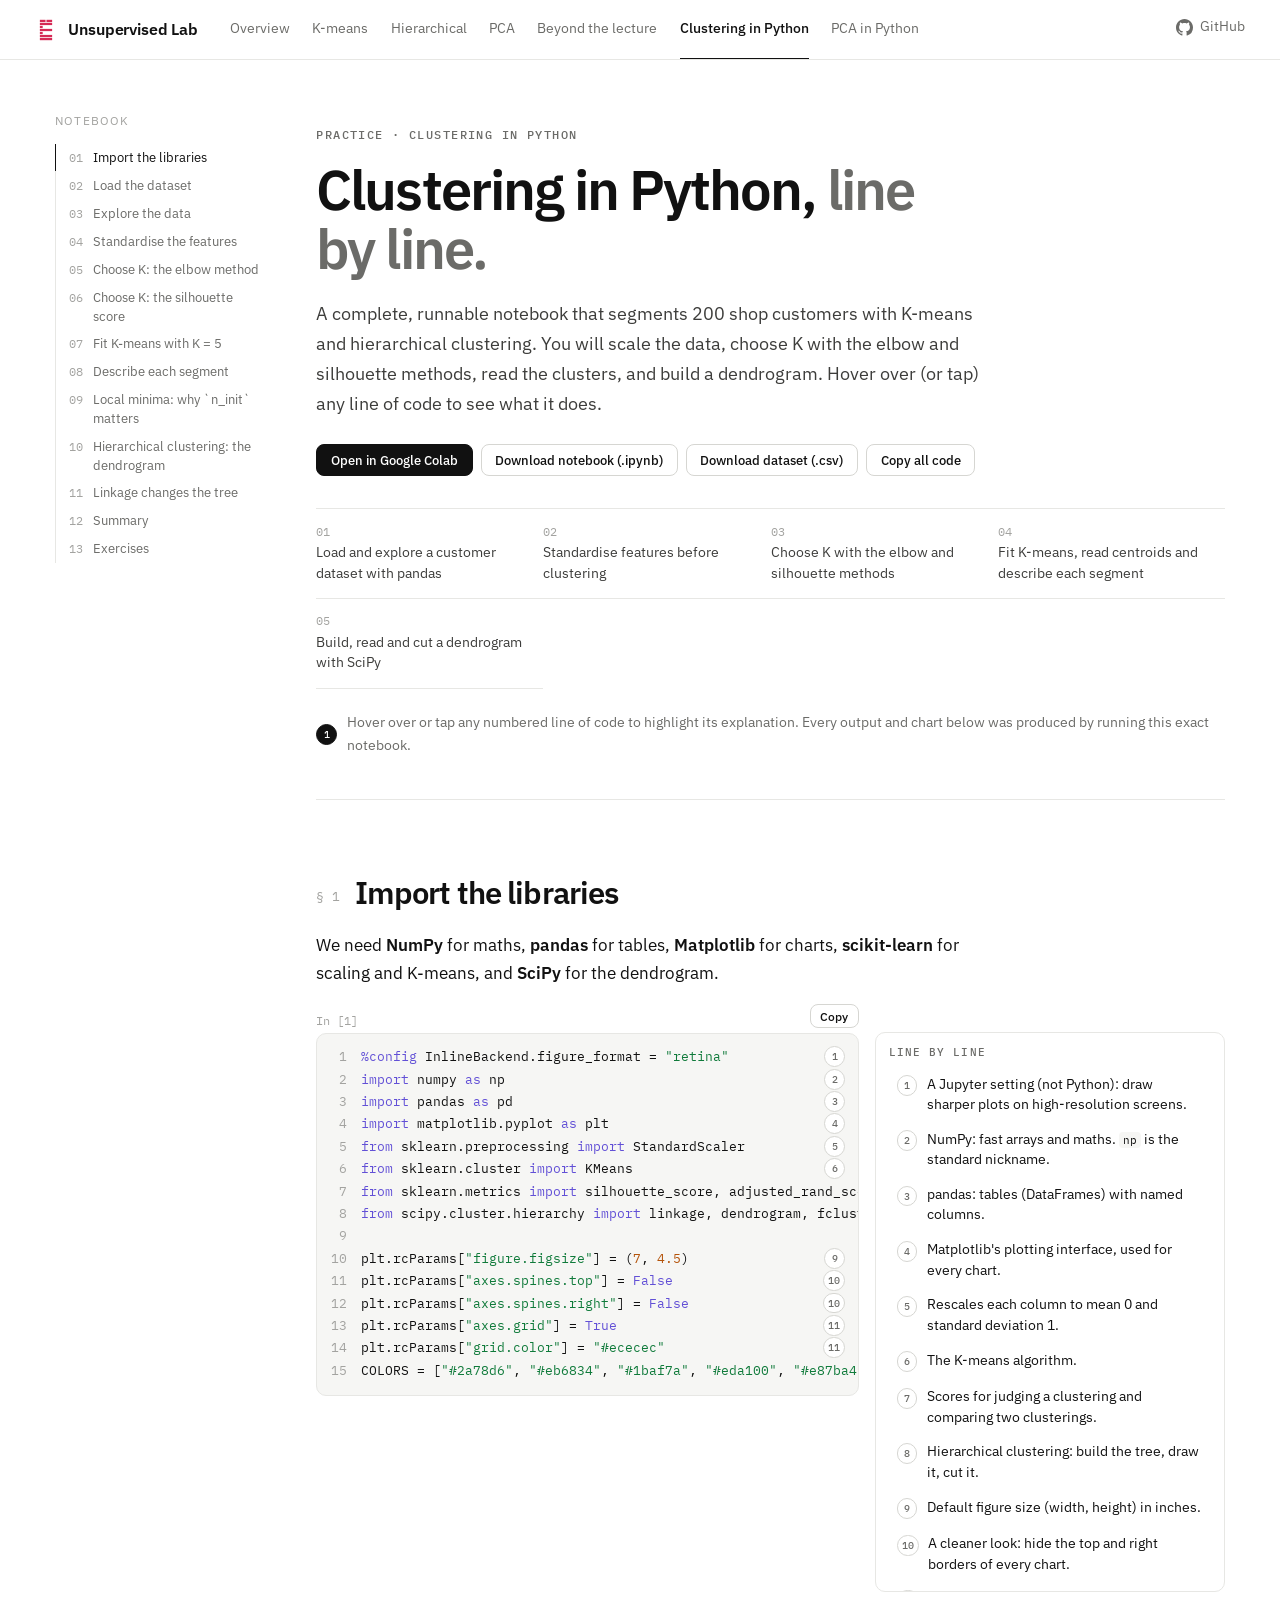
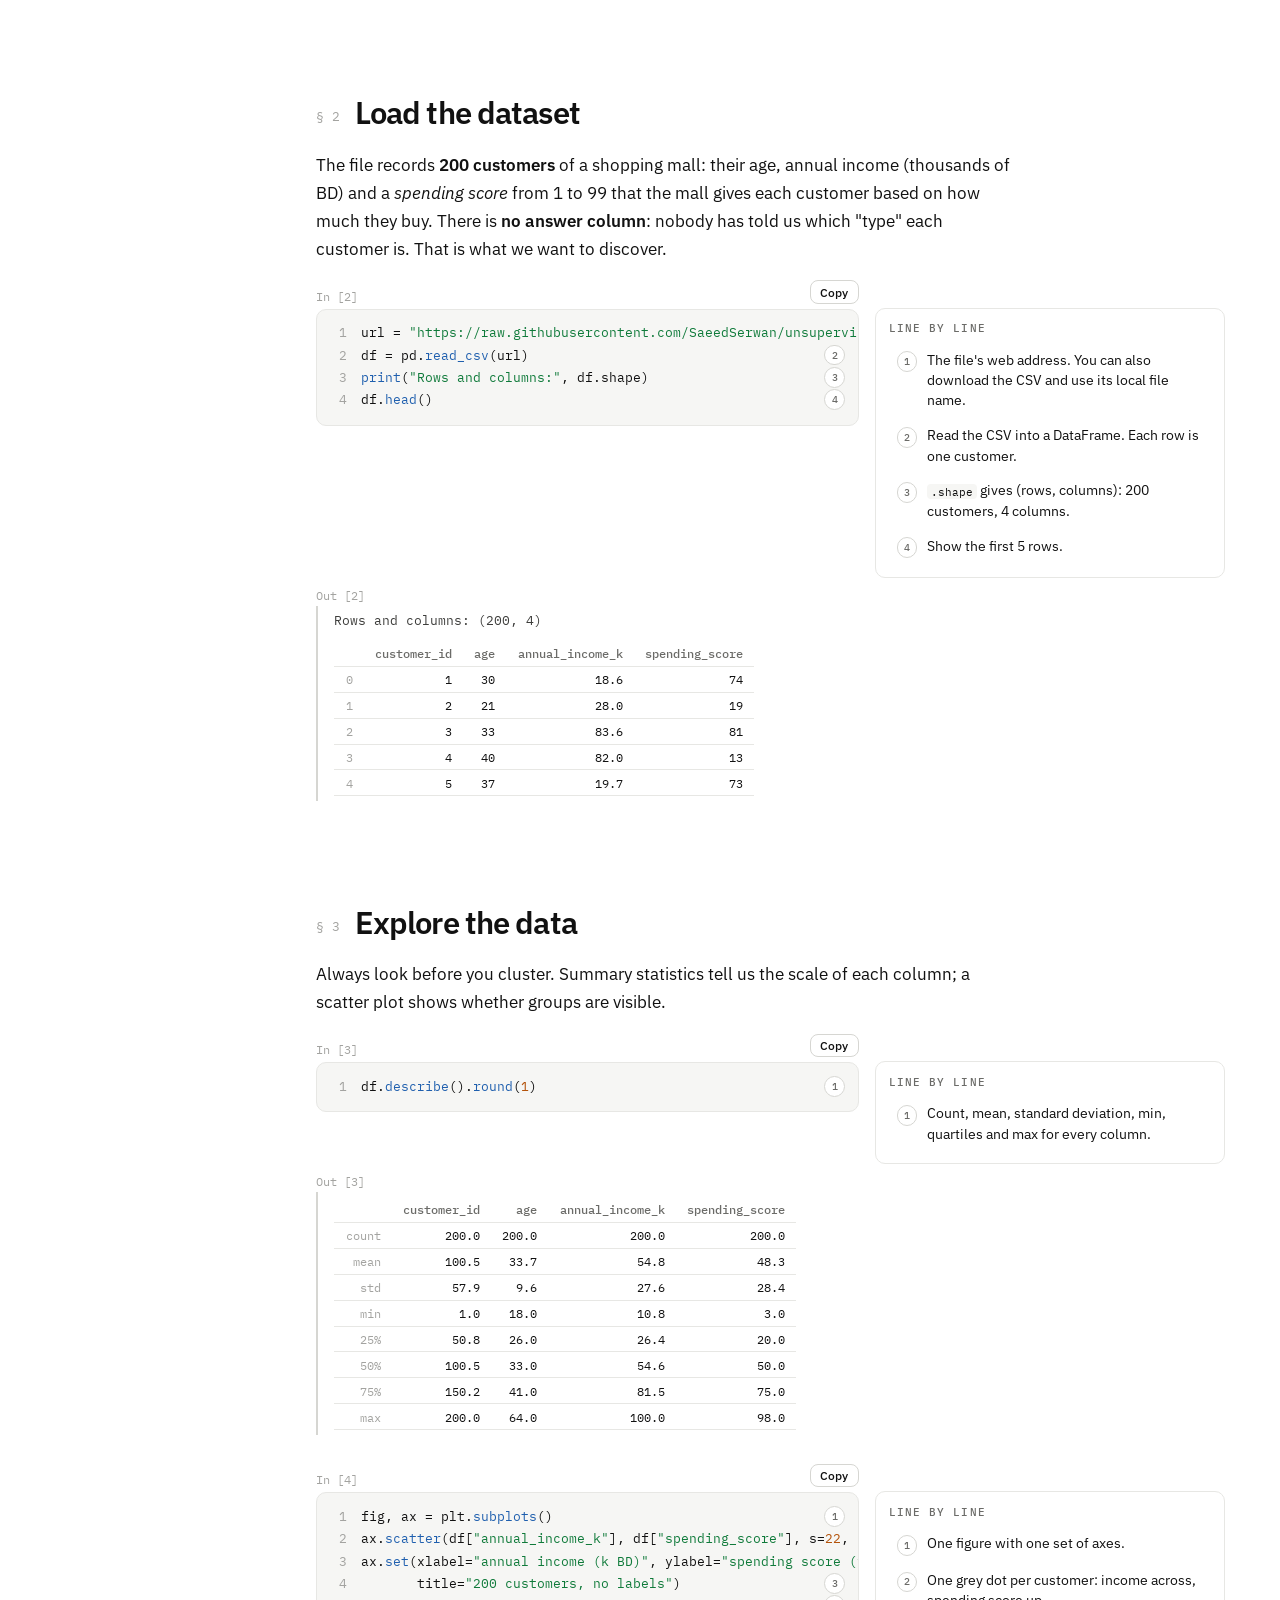
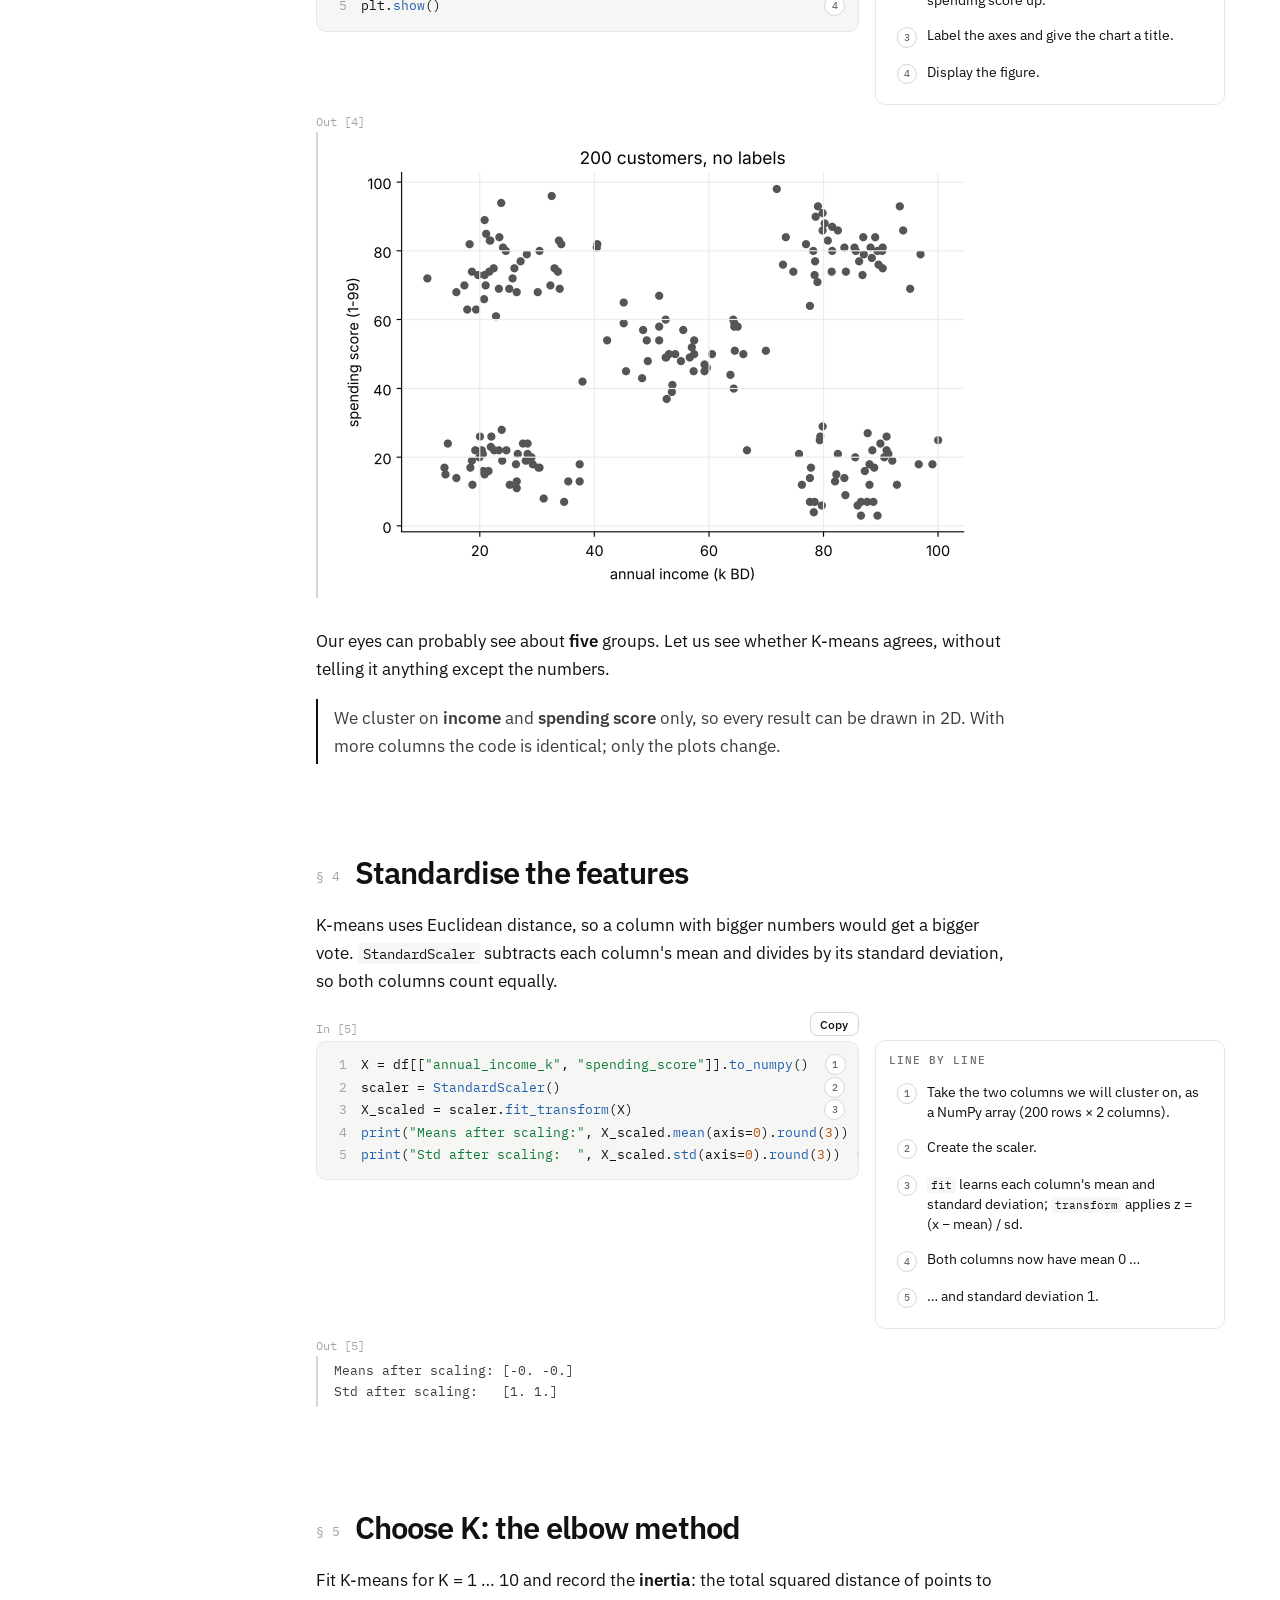
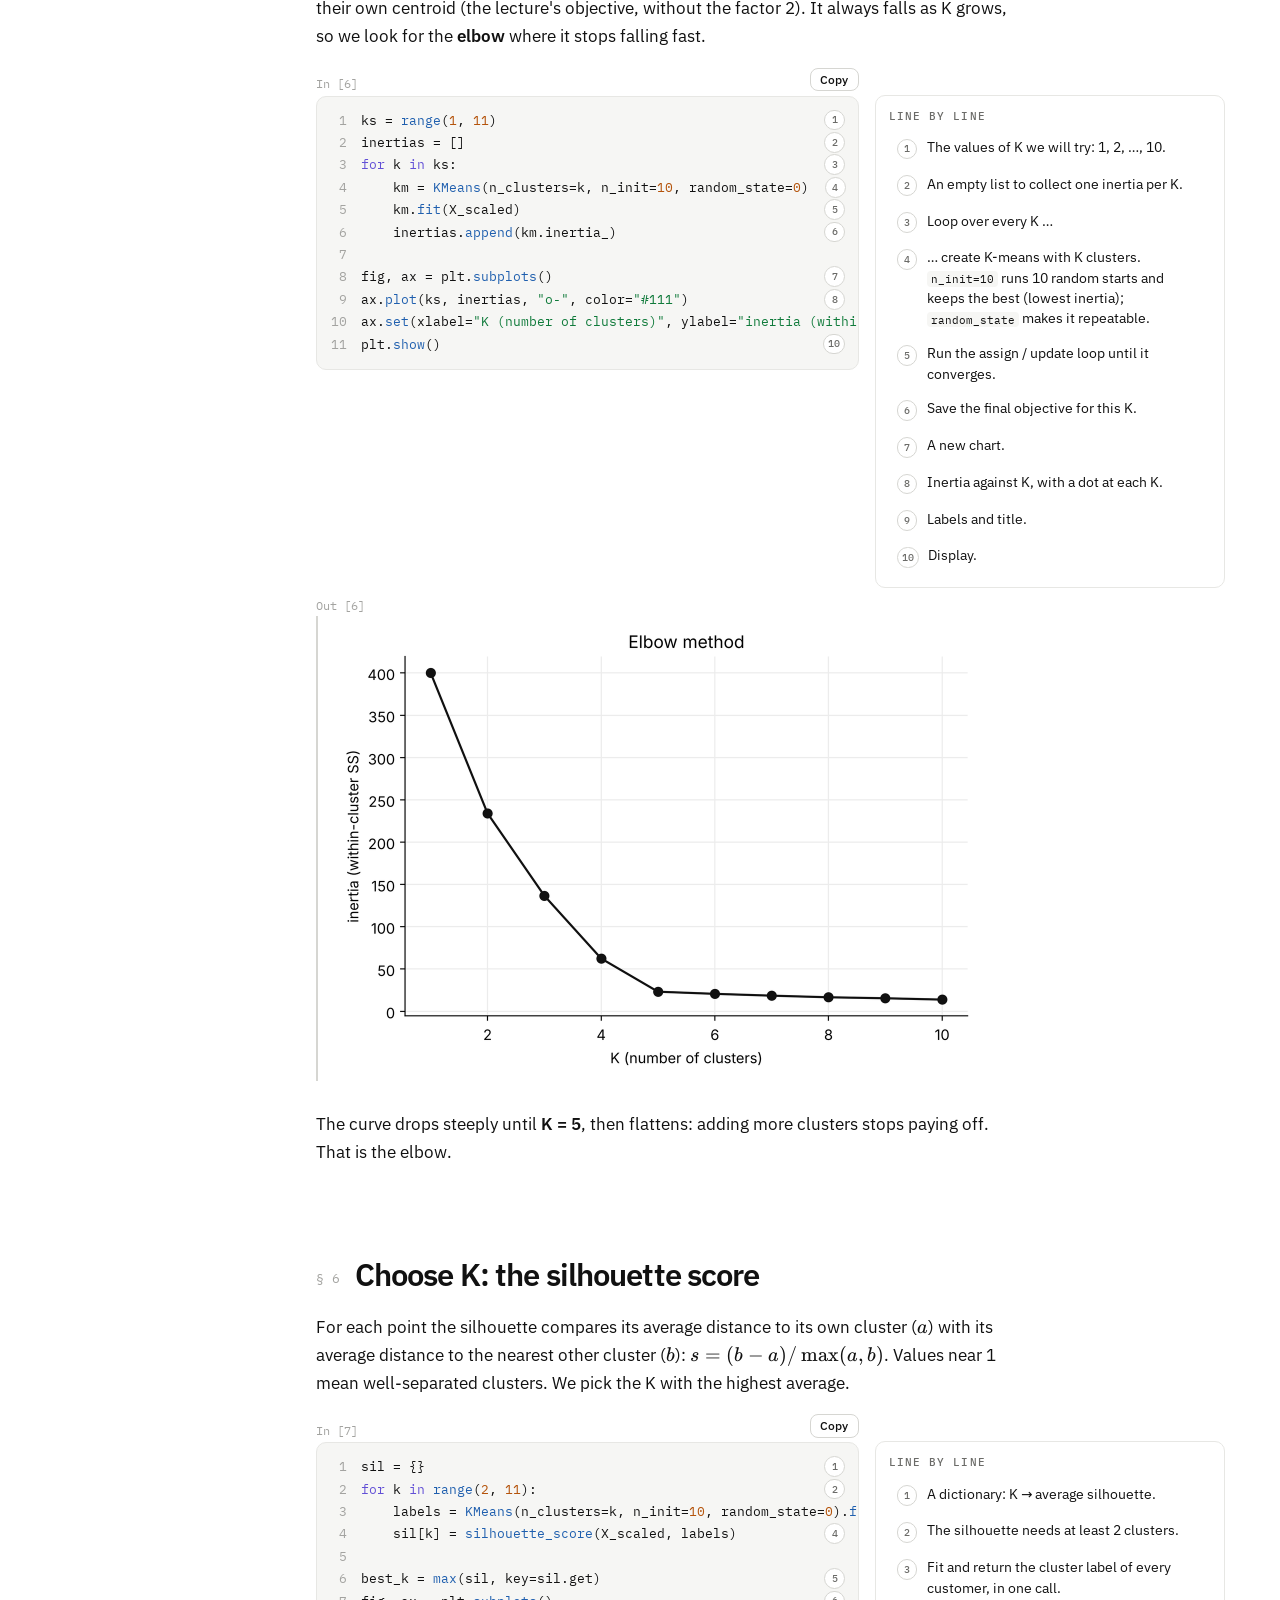
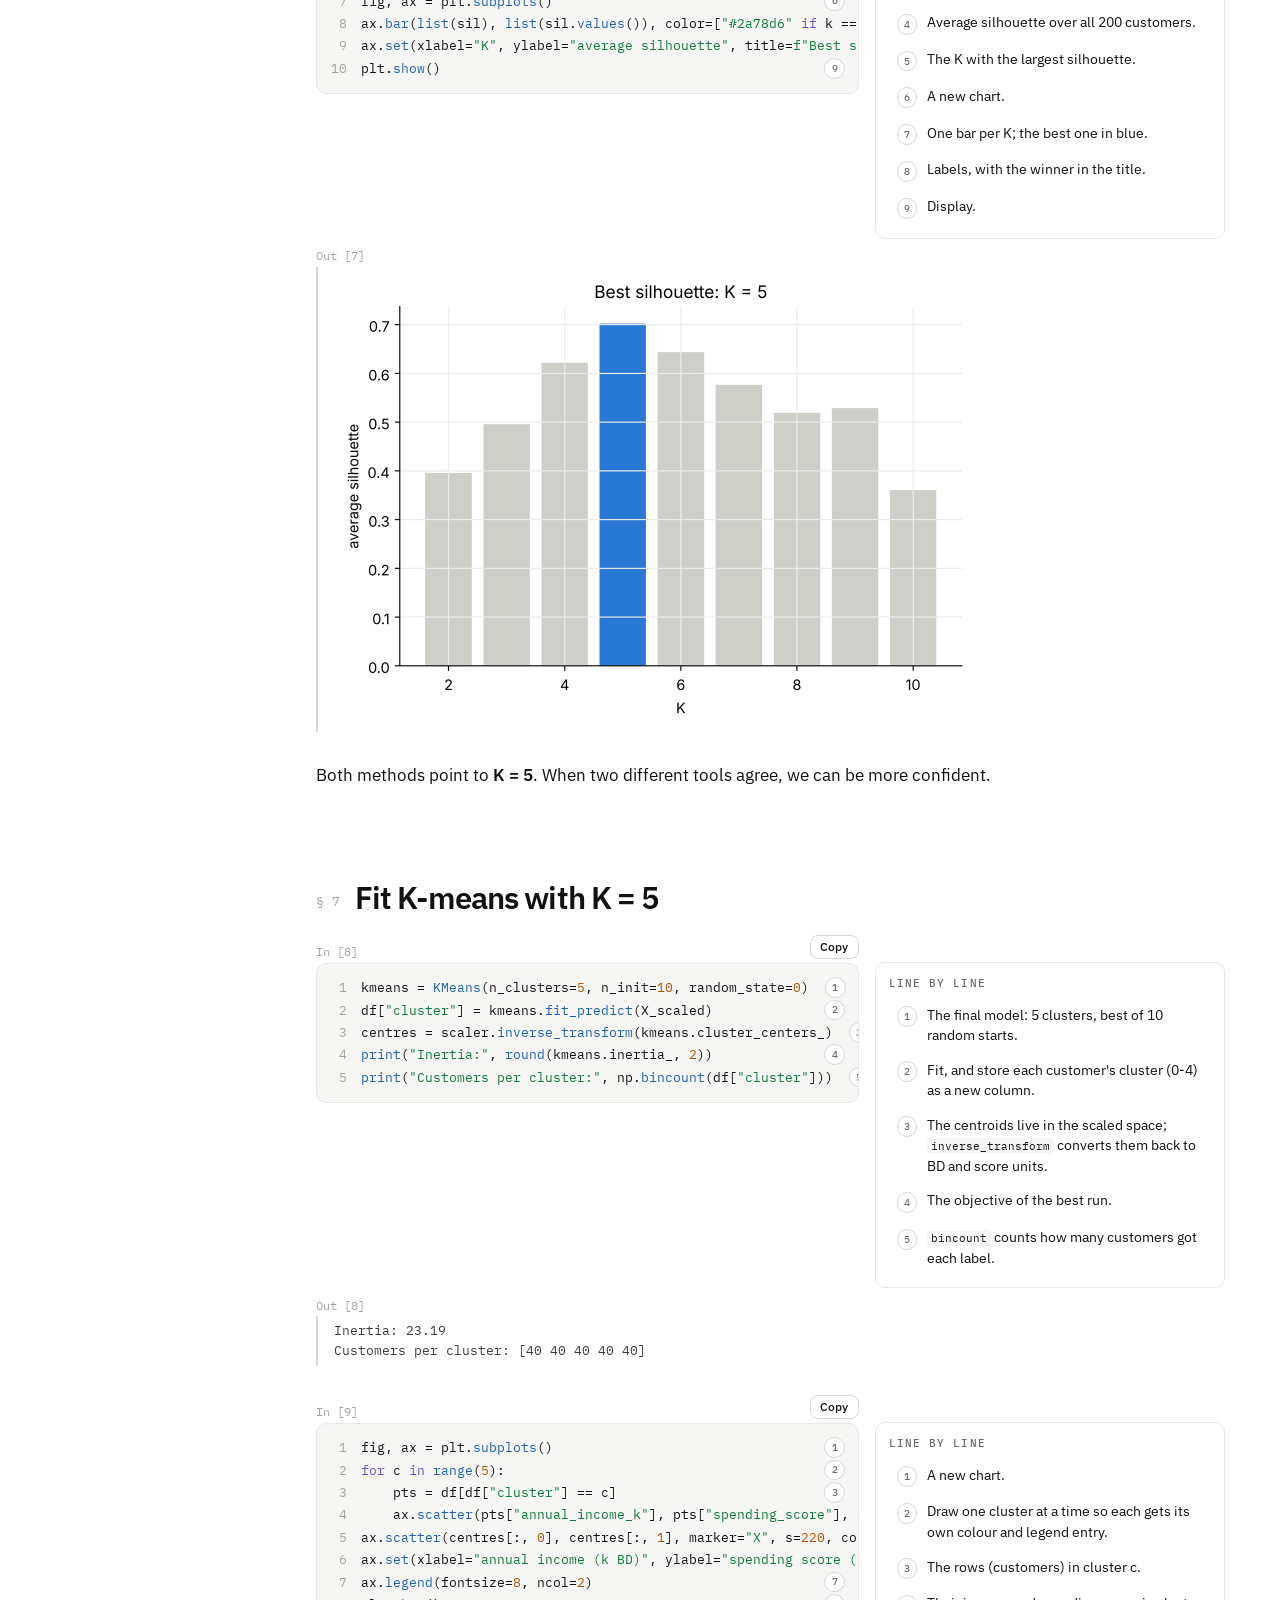
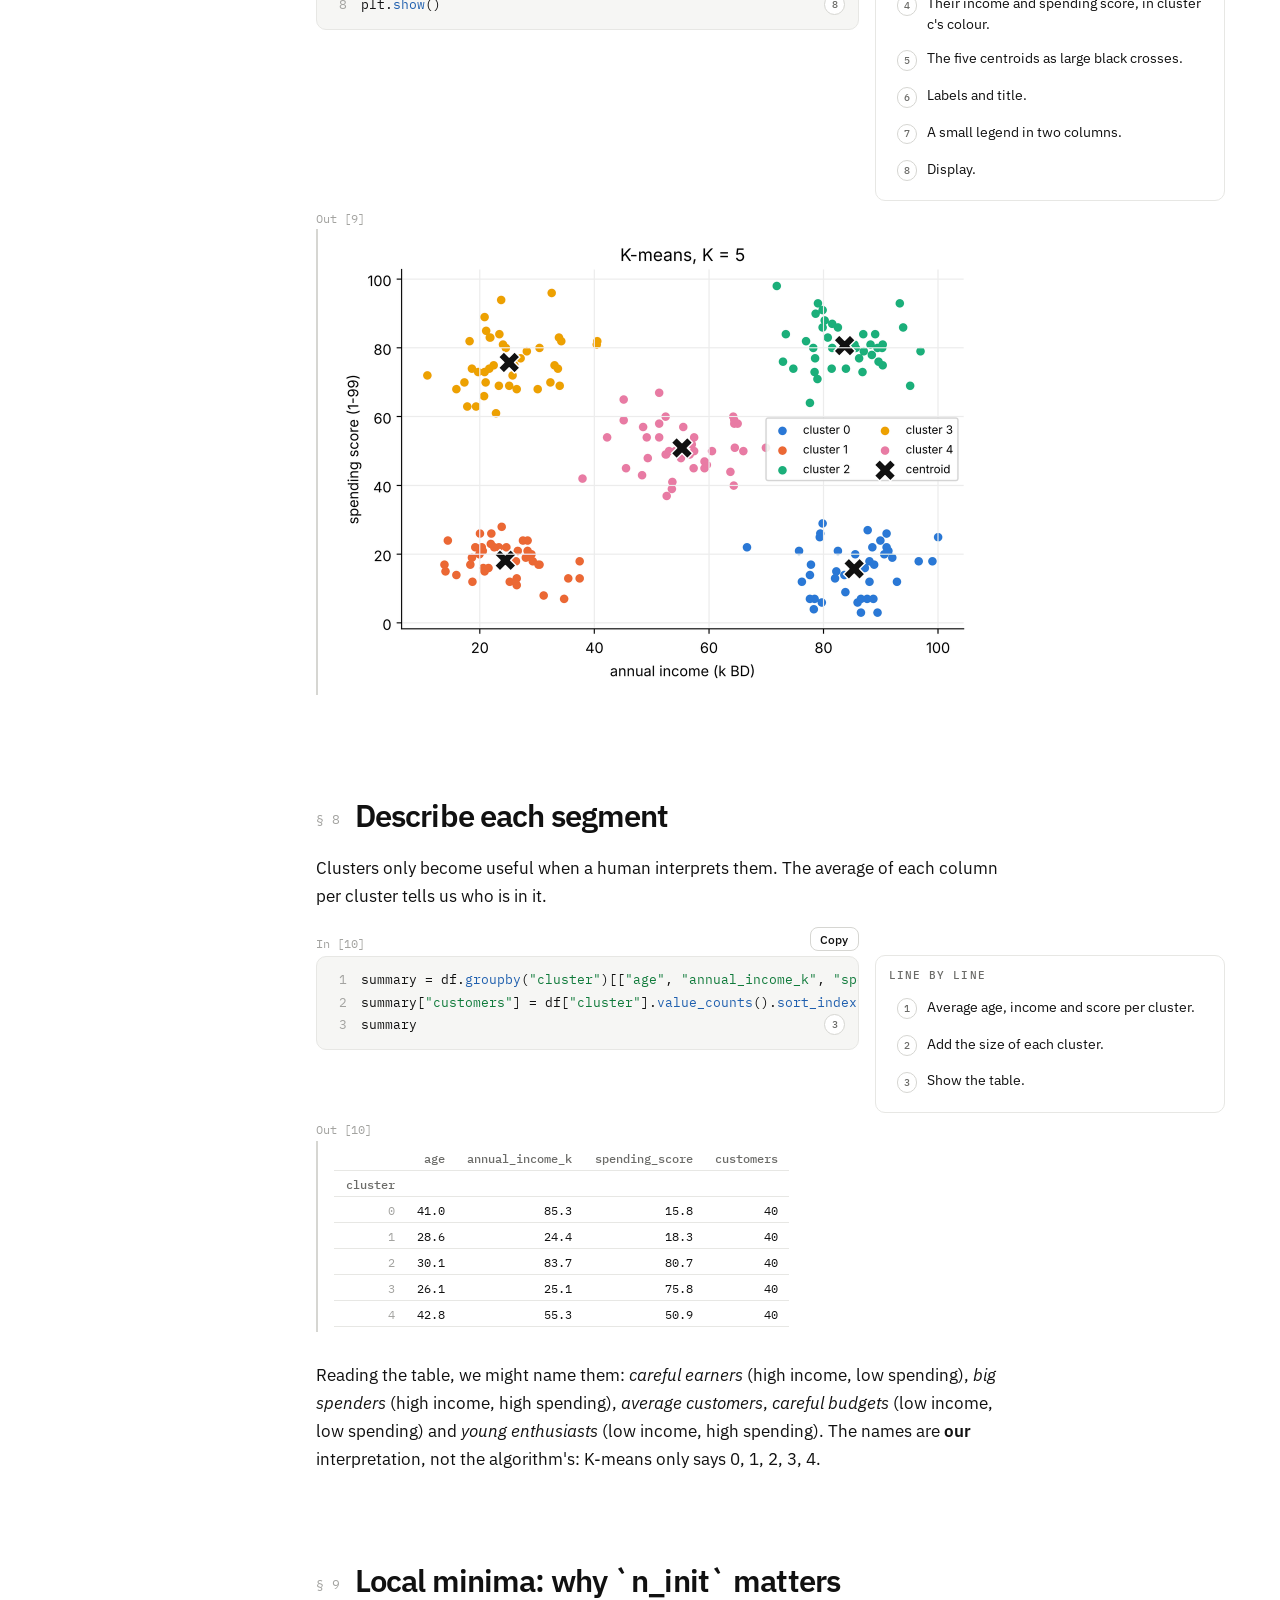
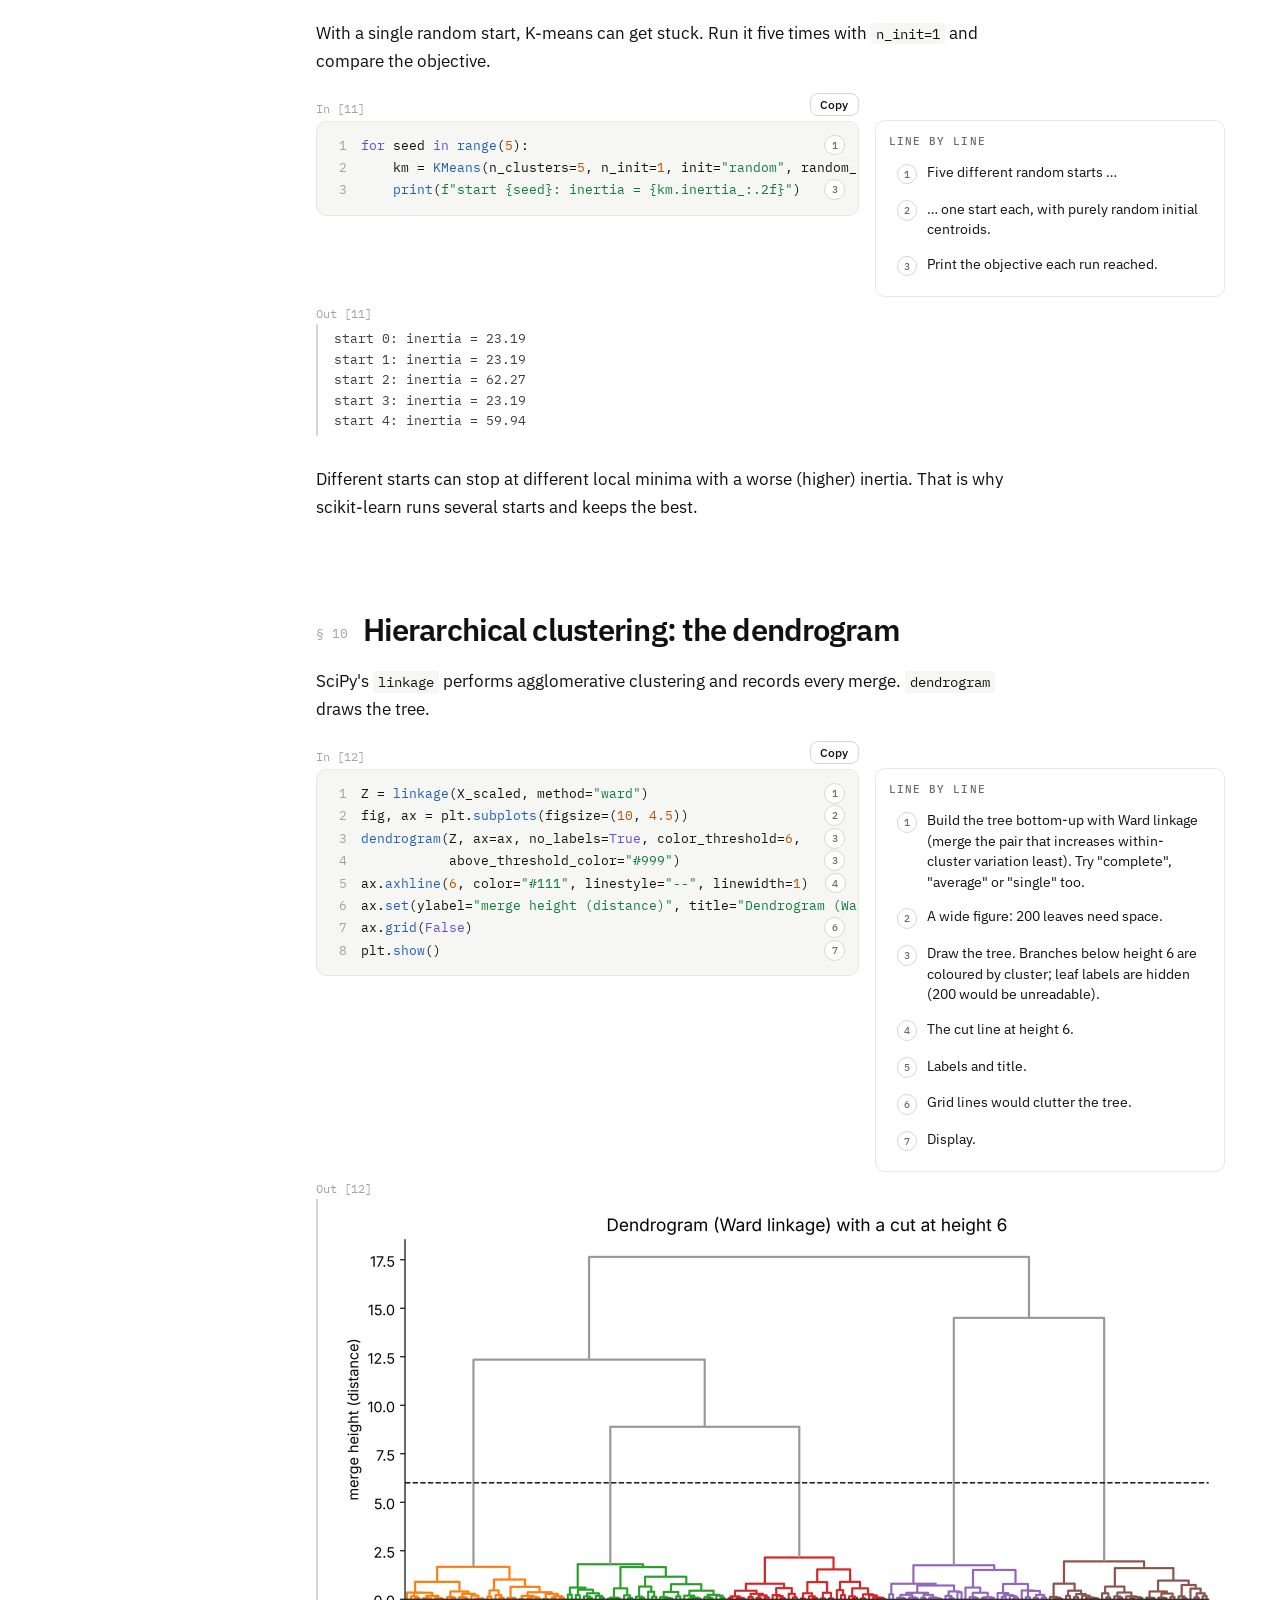
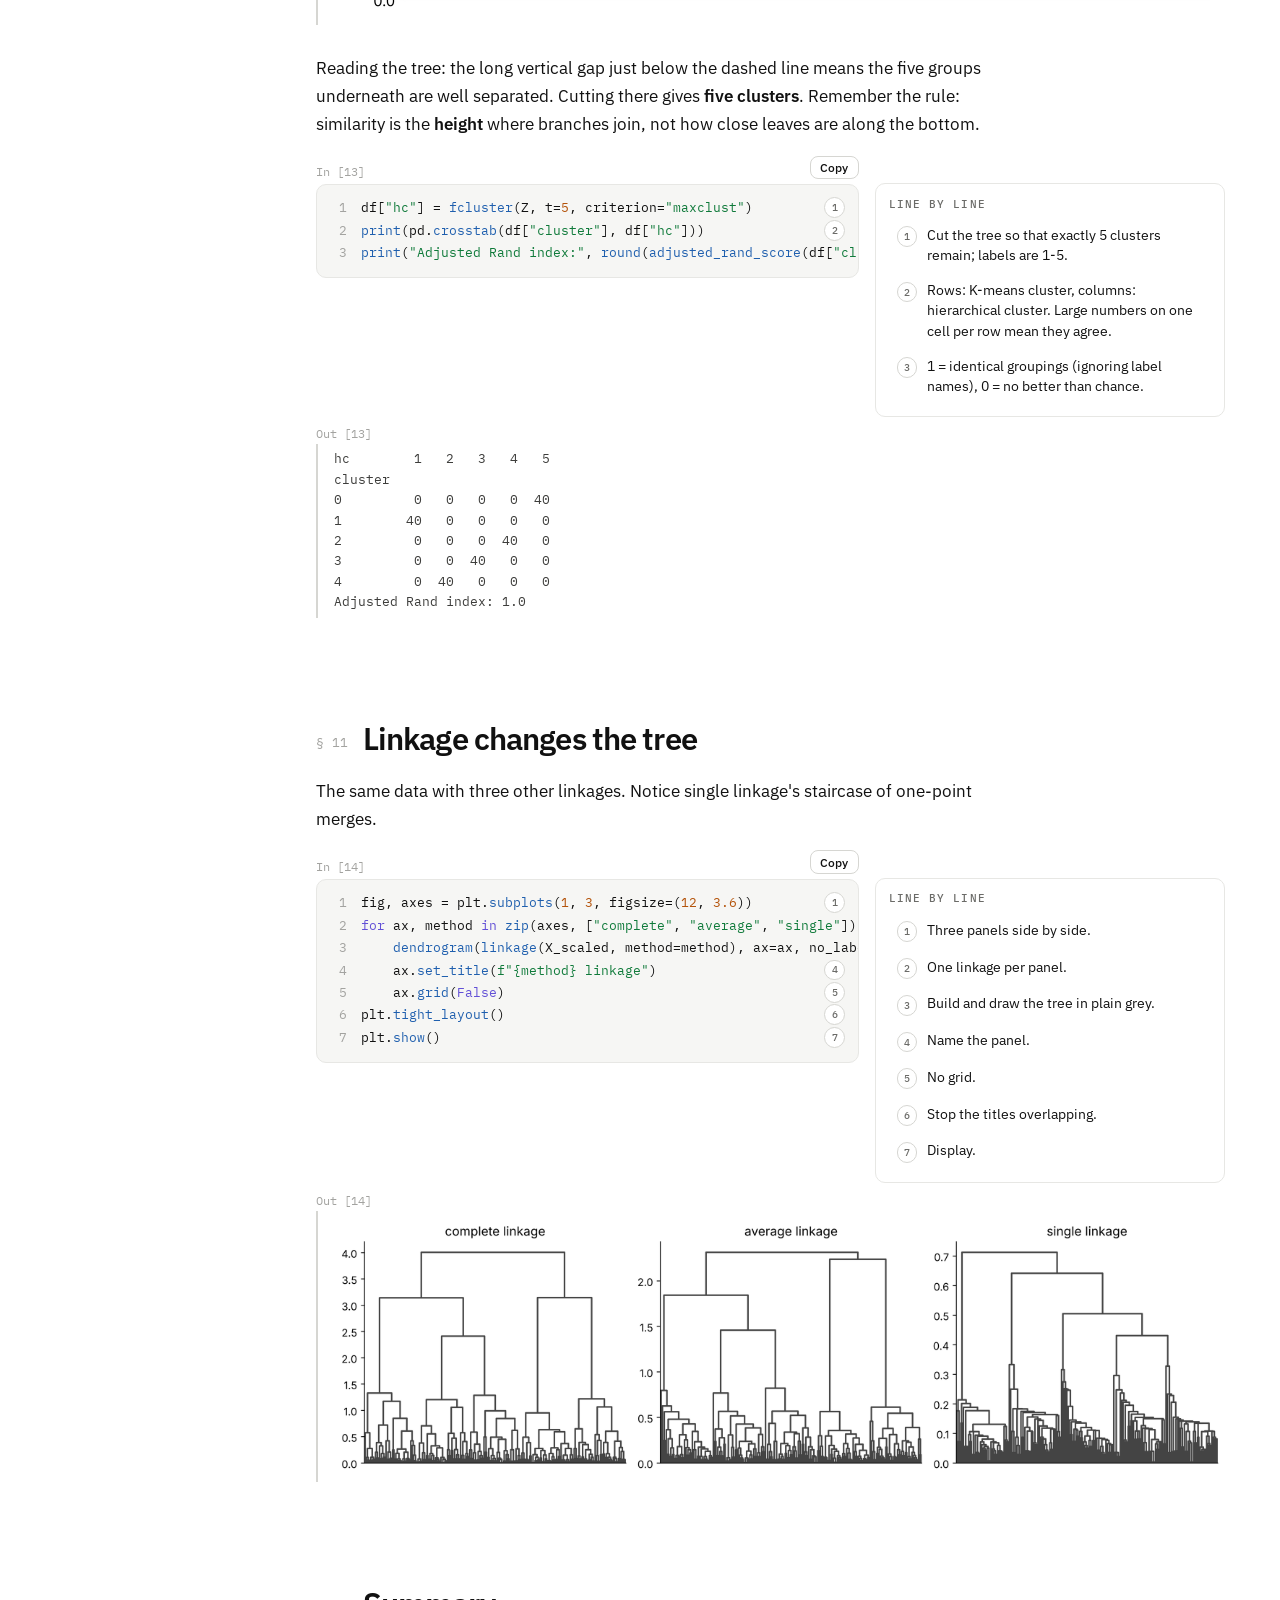
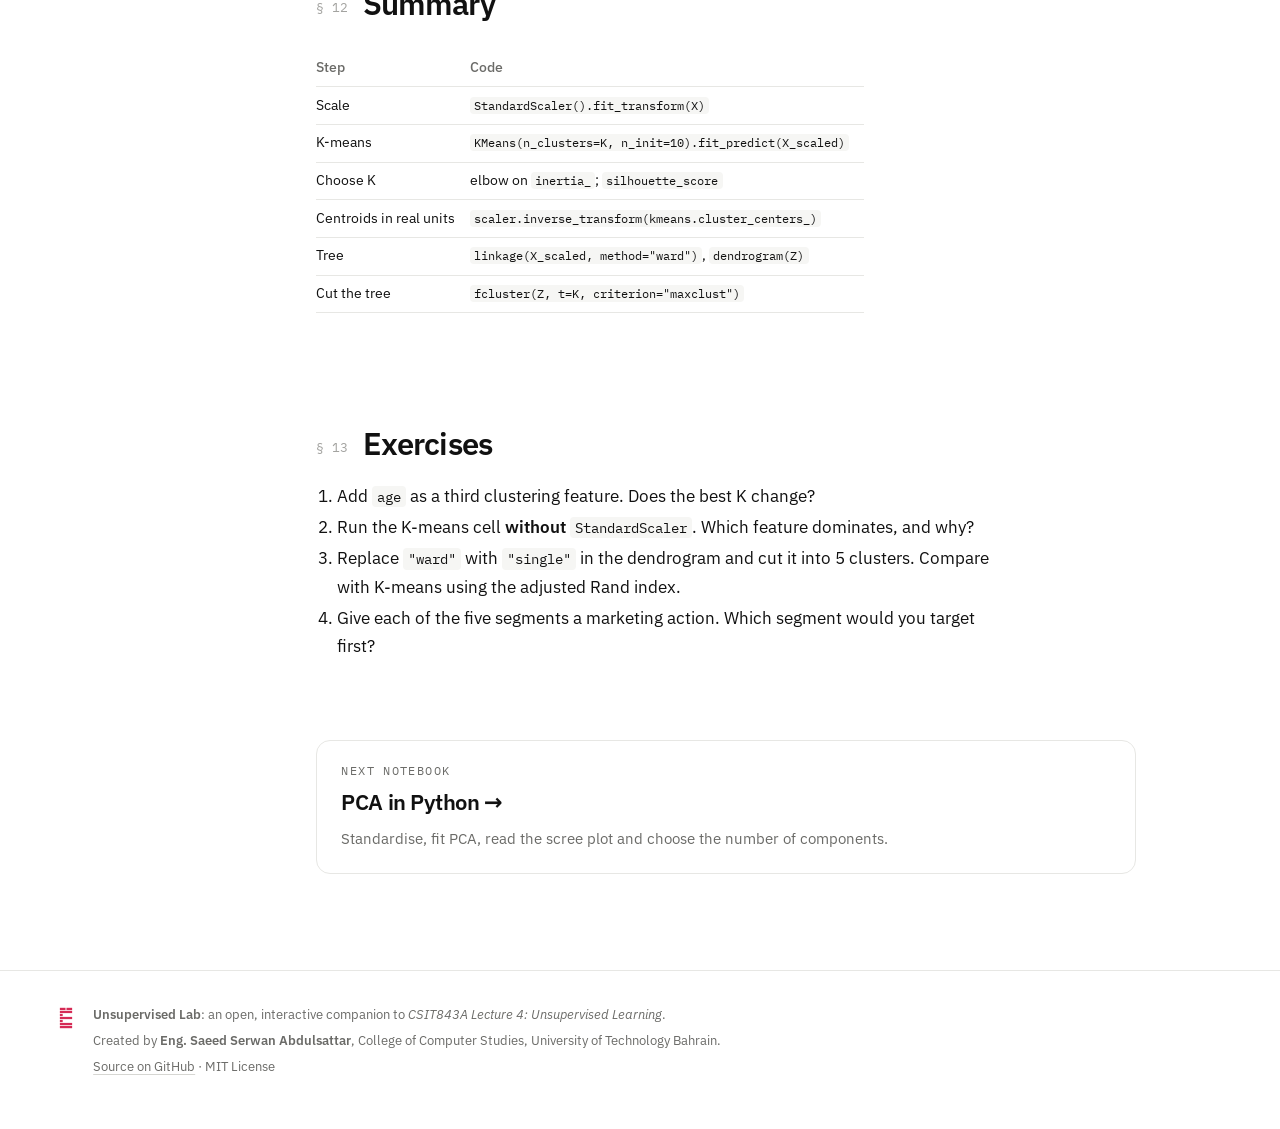
<file: code-clustering.html>
<!DOCTYPE html>
<html lang="en">
<head>
  <meta charset="utf-8">
  <meta name="viewport" content="width=device-width, initial-scale=1">
  <title>K-means and Hierarchical Clustering in Python, Line by Line · Unsupervised Lab</title>
  <meta name="description" content="A complete, runnable notebook that segments 200 shop customers with K-means and hierarchical clustering. You will scale the data, choose K with the elbow and silhouette methods, read the clusters, and build a dendrogram. Hover over (or tap) any line of code to see what it does.">
  <meta name="author" content="Eng. Saeed Serwan Abdulsattar">
  <meta property="og:title" content="K-means and Hierarchical Clustering in Python, Line by Line · Unsupervised Lab">
  <meta property="og:description" content="A complete, runnable notebook that segments 200 shop customers with K-means and hierarchical clustering. You will scale the data, choose K with the elbow and silhouette methods, read the clusters, and build a dendrogram. Hover over (or tap) any line of code to see what it does.">
  <meta property="og:image" content="assets/img/favicon-512.png">
  <meta name="theme-color" content="#ffffff">
  <link rel="icon" type="image/svg+xml" href="assets/img/utb-logo.svg">
  <link rel="icon" type="image/png" sizes="32x32" href="assets/img/favicon-32.png">
  <link rel="apple-touch-icon" href="assets/img/favicon-180.png">
  <link rel="stylesheet" href="assets/vendor/katex/katex.min.css">
  <link rel="stylesheet" href="assets/css/style.css">
</head>
<body class="walkthrough">
<!-- Generated by tools/build_walkthroughs.py from tools/walkthrough_content.py. Edit those, not this file. -->

<header class="site-header">
  <a class="brand" href="index.html">
    <img class="brand-logo" src="assets/img/utb-logo.svg" alt="University of Technology Bahrain logo" onerror="this.remove()">
    <span class="brand-title">Unsupervised Lab</span>
  </a>
  <nav class="page-tabs" aria-label="Lessons">
    <a href="index.html">Overview</a>
    <a href="kmeans.html">K-means</a>
    <a href="hierarchical.html">Hierarchical</a>
    <a href="pca.html">PCA</a>
    <a href="beyond.html">Beyond the lecture</a>
    <a href="code-clustering.html" class="active" aria-current="page">Clustering in Python</a>
    <a href="code-pca.html">PCA in Python</a>
  </nav>
  <nav class="top-links">
    <a href="https://github.com/SaeedSerwan/unsupervised" target="_blank" rel="noopener"><svg viewBox="0 0 16 16" aria-hidden="true"><path fill="currentColor" d="M8 0C3.58 0 0 3.58 0 8c0 3.54 2.29 6.53 5.47 7.59.4.07.55-.17.55-.38 0-.19-.01-.82-.01-1.49-2.01.37-2.53-.49-2.69-.94-.09-.23-.48-.94-.82-1.13-.28-.15-.68-.52-.01-.53.63-.01 1.08.58 1.23.82.72 1.21 1.87.87 2.33.66.07-.52.28-.87.51-1.07-1.78-.2-3.64-.89-3.64-3.95 0-.87.31-1.59.82-2.15-.08-.2-.36-1.02.08-2.12 0 0 .67-.21 2.2.82.64-.18 1.32-.27 2-.27.68 0 1.36.09 2 .27 1.53-1.04 2.2-.82 2.2-.82.44 1.1.16 1.92.08 2.12.51.56.82 1.27.82 2.15 0 3.07-1.87 3.75-3.65 3.95.29.25.54.73.54 1.48 0 1.07-.01 1.93-.01 2.2 0 .21.15.46.55.38A8.013 8.013 0 0016 8c0-4.42-3.58-8-8-8z"/></svg>GitHub</a>
  </nav>
</header>

<div class="layout">
  <aside class="toc" aria-label="Contents">
    <p class="toc-title">Notebook</p>
    <ol>
      <li><a href="#import-the-libraries">Import the libraries</a></li>
      <li><a href="#load-the-dataset">Load the dataset</a></li>
      <li><a href="#explore-the-data">Explore the data</a></li>
      <li><a href="#standardise-the-features">Standardise the features</a></li>
      <li><a href="#choose-k-the-elbow-method">Choose K: the elbow method</a></li>
      <li><a href="#choose-k-the-silhouette-score">Choose K: the silhouette score</a></li>
      <li><a href="#fit-k-means-with-k-5">Fit K-means with K = 5</a></li>
      <li><a href="#describe-each-segment">Describe each segment</a></li>
      <li><a href="#local-minima-why-n-init-matters">Local minima: why `n_init` matters</a></li>
      <li><a href="#hierarchical-clustering-the-dendrogram">Hierarchical clustering: the dendrogram</a></li>
      <li><a href="#linkage-changes-the-tree">Linkage changes the tree</a></li>
      <li><a href="#summary">Summary</a></li>
      <li><a href="#exercises">Exercises</a></li>
    </ol>
  </aside>

  <main>
    <section class="hero">
      <p class="eyebrow">Practice · Clustering in Python</p>
      <h1>Clustering in Python, <em>line by line.</em></h1>
      <p class="lead">A complete, runnable notebook that segments 200 shop customers with K-means and hierarchical clustering. You will scale the data, choose K with the elbow and silhouette methods, read the clusters, and build a dendrogram. Hover over (or tap) any line of code to see what it does.</p>
      <div class="nb-actions">
        <a class="btn" href="https://colab.research.google.com/github/SaeedSerwan/unsupervised/blob/main/notebooks/clustering_kmeans_hierarchical.ipynb" target="_blank" rel="noopener">Open in Google Colab</a>
        <a class="btn ghost" href="notebooks/clustering_kmeans_hierarchical.ipynb" download>Download notebook (.ipynb)</a>
        <a class="btn ghost" href="data/customers.csv" download>Download dataset (.csv)</a>
        <button class="btn ghost" id="copy-all">Copy all code</button>
      </div>
      <div class="learn-grid">
        <div><span class="num">01</span>Load and explore a customer dataset with pandas</div>
        <div><span class="num">02</span>Standardise features before clustering</div>
        <div><span class="num">03</span>Choose K with the elbow and silhouette methods</div>
        <div><span class="num">04</span>Fit K-means, read centroids and describe each segment</div>
        <div><span class="num">05</span>Build, read and cut a dendrogram with SciPy</div>
      </div>
      <p class="nb-howto"><span class="mk">1</span> Hover over or tap any numbered line of code to highlight its explanation. Every output and chart below was produced by running this exact notebook.</p>
    </section>
<section id="import-the-libraries" class="chapter">
<h2><span class="chap">1</span>Import the libraries</h2>
<div class="nb-md"><p>We need <strong>NumPy</strong> for maths, <strong>pandas</strong> for tables, <strong>Matplotlib</strong> for charts, <strong>scikit-learn</strong> for scaling and K-means, and <strong>SciPy</strong> for the dendrogram.</p></div>

<div class="nb-cell">
  <div class="nb-io">
    <div class="nb-in">
      <div class="nb-in-head"><span class="prompt">In [1]</span><button class="btn small ghost nb-copy" data-code="%config InlineBackend.figure_format = &quot;retina&quot;
import numpy as np
import pandas as pd
import matplotlib.pyplot as plt
from sklearn.preprocessing import StandardScaler
from sklearn.cluster import KMeans
from sklearn.metrics import silhouette_score, adjusted_rand_score
from scipy.cluster.hierarchy import linkage, dendrogram, fcluster

plt.rcParams[&quot;figure.figsize&quot;] = (7, 4.5)
plt.rcParams[&quot;axes.spines.top&quot;] = False
plt.rcParams[&quot;axes.spines.right&quot;] = False
plt.rcParams[&quot;axes.grid&quot;] = True
plt.rcParams[&quot;grid.color&quot;] = &quot;#ececec&quot;
COLORS = [&quot;#2a78d6&quot;, &quot;#eb6834&quot;, &quot;#1baf7a&quot;, &quot;#eda100&quot;, &quot;#e87ba4&quot;, &quot;#008300&quot;]">Copy</button></div>
      <div class="nb-code">
        <ol class="code-lines"><li data-note="1" tabindex="0"><span class="code"><span class="k">%config</span> InlineBackend.figure_format = <span class="s">&quot;retina&quot;</span></span><span class="mk">1</span></li><li data-note="2" tabindex="0"><span class="code"><span class="k">import</span> numpy <span class="k">as</span> np</span><span class="mk">2</span></li><li data-note="3" tabindex="0"><span class="code"><span class="k">import</span> pandas <span class="k">as</span> pd</span><span class="mk">3</span></li><li data-note="4" tabindex="0"><span class="code"><span class="k">import</span> matplotlib.pyplot <span class="k">as</span> plt</span><span class="mk">4</span></li><li data-note="5" tabindex="0"><span class="code"><span class="k">from</span> sklearn.preprocessing <span class="k">import</span> StandardScaler</span><span class="mk">5</span></li><li data-note="6" tabindex="0"><span class="code"><span class="k">from</span> sklearn.cluster <span class="k">import</span> KMeans</span><span class="mk">6</span></li><li data-note="7" tabindex="0"><span class="code"><span class="k">from</span> sklearn.metrics <span class="k">import</span> silhouette_score, adjusted_rand_score</span><span class="mk">7</span></li><li data-note="8" tabindex="0"><span class="code"><span class="k">from</span> scipy.cluster.hierarchy <span class="k">import</span> linkage, dendrogram, fcluster</span><span class="mk">8</span></li><li><span class="code">&#8203;</span></li><li data-note="9" tabindex="0"><span class="code">plt.rcParams[<span class="s">&quot;figure.figsize&quot;</span>] = (<span class="n">7</span>, <span class="n">4.5</span>)</span><span class="mk">9</span></li><li data-note="10" tabindex="0"><span class="code">plt.rcParams[<span class="s">&quot;axes.spines.top&quot;</span>] = <span class="k">False</span></span><span class="mk">10</span></li><li data-note="10" tabindex="0"><span class="code">plt.rcParams[<span class="s">&quot;axes.spines.right&quot;</span>] = <span class="k">False</span></span><span class="mk">10</span></li><li data-note="11" tabindex="0"><span class="code">plt.rcParams[<span class="s">&quot;axes.grid&quot;</span>] = <span class="k">True</span></span><span class="mk">11</span></li><li data-note="11" tabindex="0"><span class="code">plt.rcParams[<span class="s">&quot;grid.color&quot;</span>] = <span class="s">&quot;#ececec&quot;</span></span><span class="mk">11</span></li><li data-note="12" tabindex="0"><span class="code">COLORS = [<span class="s">&quot;#2a78d6&quot;</span>, <span class="s">&quot;#eb6834&quot;</span>, <span class="s">&quot;#1baf7a&quot;</span>, <span class="s">&quot;#eda100&quot;</span>, <span class="s">&quot;#e87ba4&quot;</span>, <span class="s">&quot;#008300&quot;</span>]</span><span class="mk">12</span></li></ol>
      </div>
    </div>
    <aside class="nb-notes"><p class="nb-notes-title">Line by line</p><ol><li data-note="1"><span class="mk">1</span><span>A Jupyter setting (not Python): draw sharper plots on high-resolution screens.</span></li><li data-note="2"><span class="mk">2</span><span>NumPy: fast arrays and maths. <code>np</code> is the standard nickname.</span></li><li data-note="3"><span class="mk">3</span><span>pandas: tables (DataFrames) with named columns.</span></li><li data-note="4"><span class="mk">4</span><span>Matplotlib&#x27;s plotting interface, used for every chart.</span></li><li data-note="5"><span class="mk">5</span><span>Rescales each column to mean 0 and standard deviation 1.</span></li><li data-note="6"><span class="mk">6</span><span>The K-means algorithm.</span></li><li data-note="7"><span class="mk">7</span><span>Scores for judging a clustering and comparing two clusterings.</span></li><li data-note="8"><span class="mk">8</span><span>Hierarchical clustering: build the tree, draw it, cut it.</span></li><li data-note="9"><span class="mk">9</span><span>Default figure size (width, height) in inches.</span></li><li data-note="10"><span class="mk">10</span><span>A cleaner look: hide the top and right borders of every chart.</span></li><li data-note="11"><span class="mk">11</span><span>Light grid lines make values easier to read.</span></li><li data-note="12"><span class="mk">12</span><span>The same six cluster colours as the website, in a fixed order.</span></li></ol></aside>
  </div>
  
</div>
</section>
<section id="load-the-dataset" class="chapter">
<h2><span class="chap">2</span>Load the dataset</h2>
<div class="nb-md"><p>The file records <strong>200 customers</strong> of a shopping mall: their age, annual income (thousands of BD) and a <em>spending score</em> from 1 to 99 that the mall gives each customer based on how much they buy.
There is <strong>no answer column</strong>: nobody has told us which "type" each customer is. That is what we want to discover.</p></div>

<div class="nb-cell">
  <div class="nb-io">
    <div class="nb-in">
      <div class="nb-in-head"><span class="prompt">In [2]</span><button class="btn small ghost nb-copy" data-code="url = &quot;https://raw.githubusercontent.com/SaeedSerwan/unsupervised/main/data/customers.csv&quot;
df = pd.read_csv(url)
print(&quot;Rows and columns:&quot;, df.shape)
df.head()">Copy</button></div>
      <div class="nb-code">
        <ol class="code-lines"><li data-note="1" tabindex="0"><span class="code">url = <span class="s">&quot;https://raw.githubusercontent.com/SaeedSerwan/unsupervised/main/data/customers.csv&quot;</span></span><span class="mk">1</span></li><li data-note="2" tabindex="0"><span class="code">df = pd.<span class="f">read_csv</span>(url)</span><span class="mk">2</span></li><li data-note="3" tabindex="0"><span class="code"><span class="f">print</span>(<span class="s">&quot;Rows and columns:&quot;</span>, df.shape)</span><span class="mk">3</span></li><li data-note="4" tabindex="0"><span class="code">df.<span class="f">head</span>()</span><span class="mk">4</span></li></ol>
      </div>
    </div>
    <aside class="nb-notes"><p class="nb-notes-title">Line by line</p><ol><li data-note="1"><span class="mk">1</span><span>The file&#x27;s web address. You can also download the CSV and use its local file name.</span></li><li data-note="2"><span class="mk">2</span><span>Read the CSV into a DataFrame. Each row is one customer.</span></li><li data-note="3"><span class="mk">3</span><span><code>.shape</code> gives (rows, columns): 200 customers, 4 columns.</span></li><li data-note="4"><span class="mk">4</span><span>Show the first 5 rows.</span></li></ol></aside>
  </div>
  <div class="nb-out"><span class="prompt out">Out [2]</span><div class="nb-out-body"><pre class="nb-stream">Rows and columns: (200, 4)</pre>
<div class="nb-html"><div>

<table class="dataframe">
  <thead>
    <tr style="text-align: right;">
      <th></th>
      <th>customer_id</th>
      <th>age</th>
      <th>annual_income_k</th>
      <th>spending_score</th>
    </tr>
  </thead>
  <tbody>
    <tr>
      <th>0</th>
      <td>1</td>
      <td>30</td>
      <td>18.6</td>
      <td>74</td>
    </tr>
    <tr>
      <th>1</th>
      <td>2</td>
      <td>21</td>
      <td>28.0</td>
      <td>19</td>
    </tr>
    <tr>
      <th>2</th>
      <td>3</td>
      <td>33</td>
      <td>83.6</td>
      <td>81</td>
    </tr>
    <tr>
      <th>3</th>
      <td>4</td>
      <td>40</td>
      <td>82.0</td>
      <td>13</td>
    </tr>
    <tr>
      <th>4</th>
      <td>5</td>
      <td>37</td>
      <td>19.7</td>
      <td>73</td>
    </tr>
  </tbody>
</table>
</div></div></div></div>
</div>
</section>
<section id="explore-the-data" class="chapter">
<h2><span class="chap">3</span>Explore the data</h2>
<div class="nb-md"><p>Always look before you cluster. Summary statistics tell us the scale of each column; a scatter plot shows whether groups are visible.</p></div>

<div class="nb-cell">
  <div class="nb-io">
    <div class="nb-in">
      <div class="nb-in-head"><span class="prompt">In [3]</span><button class="btn small ghost nb-copy" data-code="df.describe().round(1)">Copy</button></div>
      <div class="nb-code">
        <ol class="code-lines"><li data-note="1" tabindex="0"><span class="code">df.<span class="f">describe</span>().<span class="f">round</span>(<span class="n">1</span>)</span><span class="mk">1</span></li></ol>
      </div>
    </div>
    <aside class="nb-notes"><p class="nb-notes-title">Line by line</p><ol><li data-note="1"><span class="mk">1</span><span>Count, mean, standard deviation, min, quartiles and max for every column.</span></li></ol></aside>
  </div>
  <div class="nb-out"><span class="prompt out">Out [3]</span><div class="nb-out-body"><div class="nb-html"><div>

<table class="dataframe">
  <thead>
    <tr style="text-align: right;">
      <th></th>
      <th>customer_id</th>
      <th>age</th>
      <th>annual_income_k</th>
      <th>spending_score</th>
    </tr>
  </thead>
  <tbody>
    <tr>
      <th>count</th>
      <td>200.0</td>
      <td>200.0</td>
      <td>200.0</td>
      <td>200.0</td>
    </tr>
    <tr>
      <th>mean</th>
      <td>100.5</td>
      <td>33.7</td>
      <td>54.8</td>
      <td>48.3</td>
    </tr>
    <tr>
      <th>std</th>
      <td>57.9</td>
      <td>9.6</td>
      <td>27.6</td>
      <td>28.4</td>
    </tr>
    <tr>
      <th>min</th>
      <td>1.0</td>
      <td>18.0</td>
      <td>10.8</td>
      <td>3.0</td>
    </tr>
    <tr>
      <th>25%</th>
      <td>50.8</td>
      <td>26.0</td>
      <td>26.4</td>
      <td>20.0</td>
    </tr>
    <tr>
      <th>50%</th>
      <td>100.5</td>
      <td>33.0</td>
      <td>54.6</td>
      <td>50.0</td>
    </tr>
    <tr>
      <th>75%</th>
      <td>150.2</td>
      <td>41.0</td>
      <td>81.5</td>
      <td>75.0</td>
    </tr>
    <tr>
      <th>max</th>
      <td>200.0</td>
      <td>64.0</td>
      <td>100.0</td>
      <td>98.0</td>
    </tr>
  </tbody>
</table>
</div></div></div></div>
</div>

<div class="nb-cell">
  <div class="nb-io">
    <div class="nb-in">
      <div class="nb-in-head"><span class="prompt">In [4]</span><button class="btn small ghost nb-copy" data-code="fig, ax = plt.subplots()
ax.scatter(df[&quot;annual_income_k&quot;], df[&quot;spending_score&quot;], s=22, color=&quot;#555&quot;)
ax.set(xlabel=&quot;annual income (k BD)&quot;, ylabel=&quot;spending score (1-99)&quot;,
       title=&quot;200 customers, no labels&quot;)
plt.show()">Copy</button></div>
      <div class="nb-code">
        <ol class="code-lines"><li data-note="1" tabindex="0"><span class="code">fig, ax = plt.<span class="f">subplots</span>()</span><span class="mk">1</span></li><li data-note="2" tabindex="0"><span class="code">ax.<span class="f">scatter</span>(df[<span class="s">&quot;annual_income_k&quot;</span>], df[<span class="s">&quot;spending_score&quot;</span>], s=<span class="n">22</span>, color=<span class="s">&quot;#555&quot;</span>)</span><span class="mk">2</span></li><li data-note="3" tabindex="0"><span class="code">ax.<span class="f">set</span>(xlabel=<span class="s">&quot;annual income (k BD)&quot;</span>, ylabel=<span class="s">&quot;spending score (1-99)&quot;</span>,</span><span class="mk">3</span></li><li data-note="3" tabindex="0"><span class="code">       title=<span class="s">&quot;200 customers, no labels&quot;</span>)</span><span class="mk">3</span></li><li data-note="4" tabindex="0"><span class="code">plt.<span class="f">show</span>()</span><span class="mk">4</span></li></ol>
      </div>
    </div>
    <aside class="nb-notes"><p class="nb-notes-title">Line by line</p><ol><li data-note="1"><span class="mk">1</span><span>One figure with one set of axes.</span></li><li data-note="2"><span class="mk">2</span><span>One grey dot per customer: income across, spending score up.</span></li><li data-note="3"><span class="mk">3</span><span>Label the axes and give the chart a title.</span></li><li data-note="4"><span class="mk">4</span><span>Display the figure.</span></li></ol></aside>
  </div>
  <div class="nb-out"><span class="prompt out">Out [4]</span><div class="nb-out-body"><img class="nb-img" src="assets/img/nb/clustering-01.png" width="640" height="456" loading="lazy" alt="Chart produced by this cell"></div></div>
</div>
<div class="nb-md"><p>Our eyes can probably see about <strong>five</strong> groups. Let us see whether K-means agrees, without telling it anything except the numbers.</p>
<blockquote>
<p>We cluster on <strong>income</strong> and <strong>spending score</strong> only, so every result can be drawn in 2D. With more columns the code is identical; only the plots change.</p>
</blockquote></div>
</section>
<section id="standardise-the-features" class="chapter">
<h2><span class="chap">4</span>Standardise the features</h2>
<div class="nb-md"><p>K-means uses Euclidean distance, so a column with bigger numbers would get a bigger vote. <code>StandardScaler</code> subtracts each column's mean and divides by its standard deviation, so both columns count equally.</p></div>

<div class="nb-cell">
  <div class="nb-io">
    <div class="nb-in">
      <div class="nb-in-head"><span class="prompt">In [5]</span><button class="btn small ghost nb-copy" data-code="X = df[[&quot;annual_income_k&quot;, &quot;spending_score&quot;]].to_numpy()
scaler = StandardScaler()
X_scaled = scaler.fit_transform(X)
print(&quot;Means after scaling:&quot;, X_scaled.mean(axis=0).round(3))
print(&quot;Std after scaling:  &quot;, X_scaled.std(axis=0).round(3))">Copy</button></div>
      <div class="nb-code">
        <ol class="code-lines"><li data-note="1" tabindex="0"><span class="code">X = df[[<span class="s">&quot;annual_income_k&quot;</span>, <span class="s">&quot;spending_score&quot;</span>]].<span class="f">to_numpy</span>()</span><span class="mk">1</span></li><li data-note="2" tabindex="0"><span class="code">scaler = <span class="f">StandardScaler</span>()</span><span class="mk">2</span></li><li data-note="3" tabindex="0"><span class="code">X_scaled = scaler.<span class="f">fit_transform</span>(X)</span><span class="mk">3</span></li><li data-note="4" tabindex="0"><span class="code"><span class="f">print</span>(<span class="s">&quot;Means after scaling:&quot;</span>, X_scaled.<span class="f">mean</span>(axis=<span class="n">0</span>).<span class="f">round</span>(<span class="n">3</span>))</span><span class="mk">4</span></li><li data-note="5" tabindex="0"><span class="code"><span class="f">print</span>(<span class="s">&quot;Std after scaling:  &quot;</span>, X_scaled.<span class="f">std</span>(axis=<span class="n">0</span>).<span class="f">round</span>(<span class="n">3</span>))</span><span class="mk">5</span></li></ol>
      </div>
    </div>
    <aside class="nb-notes"><p class="nb-notes-title">Line by line</p><ol><li data-note="1"><span class="mk">1</span><span>Take the two columns we will cluster on, as a NumPy array (200 rows × 2 columns).</span></li><li data-note="2"><span class="mk">2</span><span>Create the scaler.</span></li><li data-note="3"><span class="mk">3</span><span><code>fit</code> learns each column&#x27;s mean and standard deviation; <code>transform</code> applies z = (x − mean) / sd.</span></li><li data-note="4"><span class="mk">4</span><span>Both columns now have mean 0 …</span></li><li data-note="5"><span class="mk">5</span><span>… and standard deviation 1.</span></li></ol></aside>
  </div>
  <div class="nb-out"><span class="prompt out">Out [5]</span><div class="nb-out-body"><pre class="nb-stream">Means after scaling: [-0. -0.]
Std after scaling:   [1. 1.]</pre></div></div>
</div>
</section>
<section id="choose-k-the-elbow-method" class="chapter">
<h2><span class="chap">5</span>Choose K: the elbow method</h2>
<div class="nb-md"><p>Fit K-means for K = 1 … 10 and record the <strong>inertia</strong>: the total squared distance of points to their own centroid (the lecture's objective, without the factor 2). It always falls as K grows, so we look for the <strong>elbow</strong> where it stops falling fast.</p></div>

<div class="nb-cell">
  <div class="nb-io">
    <div class="nb-in">
      <div class="nb-in-head"><span class="prompt">In [6]</span><button class="btn small ghost nb-copy" data-code="ks = range(1, 11)
inertias = []
for k in ks:
    km = KMeans(n_clusters=k, n_init=10, random_state=0)
    km.fit(X_scaled)
    inertias.append(km.inertia_)

fig, ax = plt.subplots()
ax.plot(ks, inertias, &quot;o-&quot;, color=&quot;#111&quot;)
ax.set(xlabel=&quot;K (number of clusters)&quot;, ylabel=&quot;inertia (within-cluster SS)&quot;, title=&quot;Elbow method&quot;)
plt.show()">Copy</button></div>
      <div class="nb-code">
        <ol class="code-lines"><li data-note="1" tabindex="0"><span class="code">ks = <span class="f">range</span>(<span class="n">1</span>, <span class="n">11</span>)</span><span class="mk">1</span></li><li data-note="2" tabindex="0"><span class="code">inertias = []</span><span class="mk">2</span></li><li data-note="3" tabindex="0"><span class="code"><span class="k">for</span> k <span class="k">in</span> ks:</span><span class="mk">3</span></li><li data-note="4" tabindex="0"><span class="code">    km = <span class="f">KMeans</span>(n_clusters=k, n_init=<span class="n">10</span>, random_state=<span class="n">0</span>)</span><span class="mk">4</span></li><li data-note="5" tabindex="0"><span class="code">    km.<span class="f">fit</span>(X_scaled)</span><span class="mk">5</span></li><li data-note="6" tabindex="0"><span class="code">    inertias.<span class="f">append</span>(km.inertia_)</span><span class="mk">6</span></li><li><span class="code">&#8203;</span></li><li data-note="7" tabindex="0"><span class="code">fig, ax = plt.<span class="f">subplots</span>()</span><span class="mk">7</span></li><li data-note="8" tabindex="0"><span class="code">ax.<span class="f">plot</span>(ks, inertias, <span class="s">&quot;o-&quot;</span>, color=<span class="s">&quot;#111&quot;</span>)</span><span class="mk">8</span></li><li data-note="9" tabindex="0"><span class="code">ax.<span class="f">set</span>(xlabel=<span class="s">&quot;K (number of clusters)&quot;</span>, ylabel=<span class="s">&quot;inertia (within-cluster SS)&quot;</span>, title=<span class="s">&quot;Elbow method&quot;</span>)</span><span class="mk">9</span></li><li data-note="10" tabindex="0"><span class="code">plt.<span class="f">show</span>()</span><span class="mk">10</span></li></ol>
      </div>
    </div>
    <aside class="nb-notes"><p class="nb-notes-title">Line by line</p><ol><li data-note="1"><span class="mk">1</span><span>The values of K we will try: 1, 2, …, 10.</span></li><li data-note="2"><span class="mk">2</span><span>An empty list to collect one inertia per K.</span></li><li data-note="3"><span class="mk">3</span><span>Loop over every K …</span></li><li data-note="4"><span class="mk">4</span><span>… create K-means with K clusters. <code>n_init=10</code> runs 10 random starts and keeps the best (lowest inertia); <code>random_state</code> makes it repeatable.</span></li><li data-note="5"><span class="mk">5</span><span>Run the assign / update loop until it converges.</span></li><li data-note="6"><span class="mk">6</span><span>Save the final objective for this K.</span></li><li data-note="7"><span class="mk">7</span><span>A new chart.</span></li><li data-note="8"><span class="mk">8</span><span>Inertia against K, with a dot at each K.</span></li><li data-note="9"><span class="mk">9</span><span>Labels and title.</span></li><li data-note="10"><span class="mk">10</span><span>Display.</span></li></ol></aside>
  </div>
  <div class="nb-out"><span class="prompt out">Out [6]</span><div class="nb-out-body"><img class="nb-img" src="assets/img/nb/clustering-02.png" width="644" height="456" loading="lazy" alt="Chart produced by this cell"></div></div>
</div>
<div class="nb-md"><p>The curve drops steeply until <strong>K = 5</strong>, then flattens: adding more clusters stops paying off. That is the elbow.</p></div>
</section>
<section id="choose-k-the-silhouette-score" class="chapter">
<h2><span class="chap">6</span>Choose K: the silhouette score</h2>
<div class="nb-md"><p>For each point the silhouette compares its average distance to its own cluster ($a$) with its average distance to the nearest other cluster ($b$): $s = (b - a) / \max(a, b)$. Values near 1 mean well-separated clusters. We pick the K with the highest average.</p></div>

<div class="nb-cell">
  <div class="nb-io">
    <div class="nb-in">
      <div class="nb-in-head"><span class="prompt">In [7]</span><button class="btn small ghost nb-copy" data-code="sil = {}
for k in range(2, 11):
    labels = KMeans(n_clusters=k, n_init=10, random_state=0).fit_predict(X_scaled)
    sil[k] = silhouette_score(X_scaled, labels)

best_k = max(sil, key=sil.get)
fig, ax = plt.subplots()
ax.bar(list(sil), list(sil.values()), color=[&quot;#2a78d6&quot; if k == best_k else &quot;#cfcfca&quot; for k in sil])
ax.set(xlabel=&quot;K&quot;, ylabel=&quot;average silhouette&quot;, title=f&quot;Best silhouette: K = {best_k}&quot;)
plt.show()">Copy</button></div>
      <div class="nb-code">
        <ol class="code-lines"><li data-note="1" tabindex="0"><span class="code">sil = {}</span><span class="mk">1</span></li><li data-note="2" tabindex="0"><span class="code"><span class="k">for</span> k <span class="k">in</span> <span class="f">range</span>(<span class="n">2</span>, <span class="n">11</span>):</span><span class="mk">2</span></li><li data-note="3" tabindex="0"><span class="code">    labels = <span class="f">KMeans</span>(n_clusters=k, n_init=<span class="n">10</span>, random_state=<span class="n">0</span>).<span class="f">fit_predict</span>(X_scaled)</span><span class="mk">3</span></li><li data-note="4" tabindex="0"><span class="code">    sil[k] = <span class="f">silhouette_score</span>(X_scaled, labels)</span><span class="mk">4</span></li><li><span class="code">&#8203;</span></li><li data-note="5" tabindex="0"><span class="code">best_k = <span class="f">max</span>(sil, key=sil.get)</span><span class="mk">5</span></li><li data-note="6" tabindex="0"><span class="code">fig, ax = plt.<span class="f">subplots</span>()</span><span class="mk">6</span></li><li data-note="7" tabindex="0"><span class="code">ax.<span class="f">bar</span>(<span class="f">list</span>(sil), <span class="f">list</span>(sil.<span class="f">values</span>()), color=[<span class="s">&quot;#2a78d6&quot;</span> <span class="k">if</span> k == best_k <span class="k">else</span> <span class="s">&quot;#cfcfca&quot;</span> <span class="k">for</span> k <span class="k">in</span> sil])</span><span class="mk">7</span></li><li data-note="8" tabindex="0"><span class="code">ax.<span class="f">set</span>(xlabel=<span class="s">&quot;K&quot;</span>, ylabel=<span class="s">&quot;average silhouette&quot;</span>, title=<span class="s">f&quot;Best silhouette: K = {best_k}&quot;</span>)</span><span class="mk">8</span></li><li data-note="9" tabindex="0"><span class="code">plt.<span class="f">show</span>()</span><span class="mk">9</span></li></ol>
      </div>
    </div>
    <aside class="nb-notes"><p class="nb-notes-title">Line by line</p><ol><li data-note="1"><span class="mk">1</span><span>A dictionary: K → average silhouette.</span></li><li data-note="2"><span class="mk">2</span><span>The silhouette needs at least 2 clusters.</span></li><li data-note="3"><span class="mk">3</span><span>Fit and return the cluster label of every customer, in one call.</span></li><li data-note="4"><span class="mk">4</span><span>Average silhouette over all 200 customers.</span></li><li data-note="5"><span class="mk">5</span><span>The K with the largest silhouette.</span></li><li data-note="6"><span class="mk">6</span><span>A new chart.</span></li><li data-note="7"><span class="mk">7</span><span>One bar per K; the best one in blue.</span></li><li data-note="8"><span class="mk">8</span><span>Labels, with the winner in the title.</span></li><li data-note="9"><span class="mk">9</span><span>Display.</span></li></ol></aside>
  </div>
  <div class="nb-out"><span class="prompt out">Out [7]</span><div class="nb-out-body"><img class="nb-img" src="assets/img/nb/clustering-03.png" width="638" height="456" loading="lazy" alt="Chart produced by this cell"></div></div>
</div>
<div class="nb-md"><p>Both methods point to <strong>K = 5</strong>. When two different tools agree, we can be more confident.</p></div>
</section>
<section id="fit-k-means-with-k-5" class="chapter">
<h2><span class="chap">7</span>Fit K-means with K = 5</h2>

<div class="nb-cell">
  <div class="nb-io">
    <div class="nb-in">
      <div class="nb-in-head"><span class="prompt">In [8]</span><button class="btn small ghost nb-copy" data-code="kmeans = KMeans(n_clusters=5, n_init=10, random_state=0)
df[&quot;cluster&quot;] = kmeans.fit_predict(X_scaled)
centres = scaler.inverse_transform(kmeans.cluster_centers_)
print(&quot;Inertia:&quot;, round(kmeans.inertia_, 2))
print(&quot;Customers per cluster:&quot;, np.bincount(df[&quot;cluster&quot;]))">Copy</button></div>
      <div class="nb-code">
        <ol class="code-lines"><li data-note="1" tabindex="0"><span class="code">kmeans = <span class="f">KMeans</span>(n_clusters=<span class="n">5</span>, n_init=<span class="n">10</span>, random_state=<span class="n">0</span>)</span><span class="mk">1</span></li><li data-note="2" tabindex="0"><span class="code">df[<span class="s">&quot;cluster&quot;</span>] = kmeans.<span class="f">fit_predict</span>(X_scaled)</span><span class="mk">2</span></li><li data-note="3" tabindex="0"><span class="code">centres = scaler.<span class="f">inverse_transform</span>(kmeans.cluster_centers_)</span><span class="mk">3</span></li><li data-note="4" tabindex="0"><span class="code"><span class="f">print</span>(<span class="s">&quot;Inertia:&quot;</span>, <span class="f">round</span>(kmeans.inertia_, <span class="n">2</span>))</span><span class="mk">4</span></li><li data-note="5" tabindex="0"><span class="code"><span class="f">print</span>(<span class="s">&quot;Customers per cluster:&quot;</span>, np.<span class="f">bincount</span>(df[<span class="s">&quot;cluster&quot;</span>]))</span><span class="mk">5</span></li></ol>
      </div>
    </div>
    <aside class="nb-notes"><p class="nb-notes-title">Line by line</p><ol><li data-note="1"><span class="mk">1</span><span>The final model: 5 clusters, best of 10 random starts.</span></li><li data-note="2"><span class="mk">2</span><span>Fit, and store each customer&#x27;s cluster (0-4) as a new column.</span></li><li data-note="3"><span class="mk">3</span><span>The centroids live in the scaled space; <code>inverse_transform</code> converts them back to BD and score units.</span></li><li data-note="4"><span class="mk">4</span><span>The objective of the best run.</span></li><li data-note="5"><span class="mk">5</span><span><code>bincount</code> counts how many customers got each label.</span></li></ol></aside>
  </div>
  <div class="nb-out"><span class="prompt out">Out [8]</span><div class="nb-out-body"><pre class="nb-stream">Inertia: 23.19
Customers per cluster: [40 40 40 40 40]</pre></div></div>
</div>

<div class="nb-cell">
  <div class="nb-io">
    <div class="nb-in">
      <div class="nb-in-head"><span class="prompt">In [9]</span><button class="btn small ghost nb-copy" data-code="fig, ax = plt.subplots()
for c in range(5):
    pts = df[df[&quot;cluster&quot;] == c]
    ax.scatter(pts[&quot;annual_income_k&quot;], pts[&quot;spending_score&quot;], s=24, color=COLORS[c], label=f&quot;cluster {c}&quot;)
ax.scatter(centres[:, 0], centres[:, 1], marker=&quot;X&quot;, s=220, color=&quot;#111&quot;, edgecolor=&quot;white&quot;, label=&quot;centroid&quot;)
ax.set(xlabel=&quot;annual income (k BD)&quot;, ylabel=&quot;spending score (1-99)&quot;, title=&quot;K-means, K = 5&quot;)
ax.legend(fontsize=8, ncol=2)
plt.show()">Copy</button></div>
      <div class="nb-code">
        <ol class="code-lines"><li data-note="1" tabindex="0"><span class="code">fig, ax = plt.<span class="f">subplots</span>()</span><span class="mk">1</span></li><li data-note="2" tabindex="0"><span class="code"><span class="k">for</span> c <span class="k">in</span> <span class="f">range</span>(<span class="n">5</span>):</span><span class="mk">2</span></li><li data-note="3" tabindex="0"><span class="code">    pts = df[df[<span class="s">&quot;cluster&quot;</span>] == c]</span><span class="mk">3</span></li><li data-note="4" tabindex="0"><span class="code">    ax.<span class="f">scatter</span>(pts[<span class="s">&quot;annual_income_k&quot;</span>], pts[<span class="s">&quot;spending_score&quot;</span>], s=<span class="n">24</span>, color=COLORS[c], label=<span class="s">f&quot;cluster {c}&quot;</span>)</span><span class="mk">4</span></li><li data-note="5" tabindex="0"><span class="code">ax.<span class="f">scatter</span>(centres[:, <span class="n">0</span>], centres[:, <span class="n">1</span>], marker=<span class="s">&quot;X&quot;</span>, s=<span class="n">220</span>, color=<span class="s">&quot;#111&quot;</span>, edgecolor=<span class="s">&quot;white&quot;</span>, label=<span class="s">&quot;centroid&quot;</span>)</span><span class="mk">5</span></li><li data-note="6" tabindex="0"><span class="code">ax.<span class="f">set</span>(xlabel=<span class="s">&quot;annual income (k BD)&quot;</span>, ylabel=<span class="s">&quot;spending score (1-99)&quot;</span>, title=<span class="s">&quot;K-means, K = 5&quot;</span>)</span><span class="mk">6</span></li><li data-note="7" tabindex="0"><span class="code">ax.<span class="f">legend</span>(fontsize=<span class="n">8</span>, ncol=<span class="n">2</span>)</span><span class="mk">7</span></li><li data-note="8" tabindex="0"><span class="code">plt.<span class="f">show</span>()</span><span class="mk">8</span></li></ol>
      </div>
    </div>
    <aside class="nb-notes"><p class="nb-notes-title">Line by line</p><ol><li data-note="1"><span class="mk">1</span><span>A new chart.</span></li><li data-note="2"><span class="mk">2</span><span>Draw one cluster at a time so each gets its own colour and legend entry.</span></li><li data-note="3"><span class="mk">3</span><span>The rows (customers) in cluster c.</span></li><li data-note="4"><span class="mk">4</span><span>Their income and spending score, in cluster c&#x27;s colour.</span></li><li data-note="5"><span class="mk">5</span><span>The five centroids as large black crosses.</span></li><li data-note="6"><span class="mk">6</span><span>Labels and title.</span></li><li data-note="7"><span class="mk">7</span><span>A small legend in two columns.</span></li><li data-note="8"><span class="mk">8</span><span>Display.</span></li></ol></aside>
  </div>
  <div class="nb-out"><span class="prompt out">Out [9]</span><div class="nb-out-body"><img class="nb-img" src="assets/img/nb/clustering-04.png" width="640" height="456" loading="lazy" alt="Chart produced by this cell"></div></div>
</div>
</section>
<section id="describe-each-segment" class="chapter">
<h2><span class="chap">8</span>Describe each segment</h2>
<div class="nb-md"><p>Clusters only become useful when a human interprets them. The average of each column per cluster tells us who is in it.</p></div>

<div class="nb-cell">
  <div class="nb-io">
    <div class="nb-in">
      <div class="nb-in-head"><span class="prompt">In [10]</span><button class="btn small ghost nb-copy" data-code="summary = df.groupby(&quot;cluster&quot;)[[&quot;age&quot;, &quot;annual_income_k&quot;, &quot;spending_score&quot;]].mean().round(1)
summary[&quot;customers&quot;] = df[&quot;cluster&quot;].value_counts().sort_index()
summary">Copy</button></div>
      <div class="nb-code">
        <ol class="code-lines"><li data-note="1" tabindex="0"><span class="code">summary = df.<span class="f">groupby</span>(<span class="s">&quot;cluster&quot;</span>)[[<span class="s">&quot;age&quot;</span>, <span class="s">&quot;annual_income_k&quot;</span>, <span class="s">&quot;spending_score&quot;</span>]].<span class="f">mean</span>().<span class="f">round</span>(<span class="n">1</span>)</span><span class="mk">1</span></li><li data-note="2" tabindex="0"><span class="code">summary[<span class="s">&quot;customers&quot;</span>] = df[<span class="s">&quot;cluster&quot;</span>].<span class="f">value_counts</span>().<span class="f">sort_index</span>()</span><span class="mk">2</span></li><li data-note="3" tabindex="0"><span class="code">summary</span><span class="mk">3</span></li></ol>
      </div>
    </div>
    <aside class="nb-notes"><p class="nb-notes-title">Line by line</p><ol><li data-note="1"><span class="mk">1</span><span>Average age, income and score per cluster.</span></li><li data-note="2"><span class="mk">2</span><span>Add the size of each cluster.</span></li><li data-note="3"><span class="mk">3</span><span>Show the table.</span></li></ol></aside>
  </div>
  <div class="nb-out"><span class="prompt out">Out [10]</span><div class="nb-out-body"><div class="nb-html"><div>

<table class="dataframe">
  <thead>
    <tr style="text-align: right;">
      <th></th>
      <th>age</th>
      <th>annual_income_k</th>
      <th>spending_score</th>
      <th>customers</th>
    </tr>
    <tr>
      <th>cluster</th>
      <th></th>
      <th></th>
      <th></th>
      <th></th>
    </tr>
  </thead>
  <tbody>
    <tr>
      <th>0</th>
      <td>41.0</td>
      <td>85.3</td>
      <td>15.8</td>
      <td>40</td>
    </tr>
    <tr>
      <th>1</th>
      <td>28.6</td>
      <td>24.4</td>
      <td>18.3</td>
      <td>40</td>
    </tr>
    <tr>
      <th>2</th>
      <td>30.1</td>
      <td>83.7</td>
      <td>80.7</td>
      <td>40</td>
    </tr>
    <tr>
      <th>3</th>
      <td>26.1</td>
      <td>25.1</td>
      <td>75.8</td>
      <td>40</td>
    </tr>
    <tr>
      <th>4</th>
      <td>42.8</td>
      <td>55.3</td>
      <td>50.9</td>
      <td>40</td>
    </tr>
  </tbody>
</table>
</div></div></div></div>
</div>
<div class="nb-md"><p>Reading the table, we might name them: <em>careful earners</em> (high income, low spending), <em>big spenders</em> (high income, high spending), <em>average customers</em>, <em>careful budgets</em> (low income, low spending) and <em>young enthusiasts</em> (low income, high spending). The names are <strong>our</strong> interpretation, not the algorithm's: K-means only says 0, 1, 2, 3, 4.</p></div>
</section>
<section id="local-minima-why-n-init-matters" class="chapter">
<h2><span class="chap">9</span>Local minima: why `n_init` matters</h2>
<div class="nb-md"><p>With a single random start, K-means can get stuck. Run it five times with <code>n_init=1</code> and compare the objective.</p></div>

<div class="nb-cell">
  <div class="nb-io">
    <div class="nb-in">
      <div class="nb-in-head"><span class="prompt">In [11]</span><button class="btn small ghost nb-copy" data-code="for seed in range(5):
    km = KMeans(n_clusters=5, n_init=1, init=&quot;random&quot;, random_state=seed).fit(X_scaled)
    print(f&quot;start {seed}: inertia = {km.inertia_:.2f}&quot;)">Copy</button></div>
      <div class="nb-code">
        <ol class="code-lines"><li data-note="1" tabindex="0"><span class="code"><span class="k">for</span> seed <span class="k">in</span> <span class="f">range</span>(<span class="n">5</span>):</span><span class="mk">1</span></li><li data-note="2" tabindex="0"><span class="code">    km = <span class="f">KMeans</span>(n_clusters=<span class="n">5</span>, n_init=<span class="n">1</span>, init=<span class="s">&quot;random&quot;</span>, random_state=seed).<span class="f">fit</span>(X_scaled)</span><span class="mk">2</span></li><li data-note="3" tabindex="0"><span class="code">    <span class="f">print</span>(<span class="s">f&quot;start {seed}: inertia = {km.inertia_:.2f}&quot;</span>)</span><span class="mk">3</span></li></ol>
      </div>
    </div>
    <aside class="nb-notes"><p class="nb-notes-title">Line by line</p><ol><li data-note="1"><span class="mk">1</span><span>Five different random starts …</span></li><li data-note="2"><span class="mk">2</span><span>… one start each, with purely random initial centroids.</span></li><li data-note="3"><span class="mk">3</span><span>Print the objective each run reached.</span></li></ol></aside>
  </div>
  <div class="nb-out"><span class="prompt out">Out [11]</span><div class="nb-out-body"><pre class="nb-stream">start 0: inertia = 23.19
start 1: inertia = 23.19
start 2: inertia = 62.27
start 3: inertia = 23.19
start 4: inertia = 59.94</pre></div></div>
</div>
<div class="nb-md"><p>Different starts can stop at different local minima with a worse (higher) inertia. That is why scikit-learn runs several starts and keeps the best.</p></div>
</section>
<section id="hierarchical-clustering-the-dendrogram" class="chapter">
<h2><span class="chap">10</span>Hierarchical clustering: the dendrogram</h2>
<div class="nb-md"><p>SciPy's <code>linkage</code> performs agglomerative clustering and records every merge. <code>dendrogram</code> draws the tree.</p></div>

<div class="nb-cell">
  <div class="nb-io">
    <div class="nb-in">
      <div class="nb-in-head"><span class="prompt">In [12]</span><button class="btn small ghost nb-copy" data-code="Z = linkage(X_scaled, method=&quot;ward&quot;)
fig, ax = plt.subplots(figsize=(10, 4.5))
dendrogram(Z, ax=ax, no_labels=True, color_threshold=6,
           above_threshold_color=&quot;#999&quot;)
ax.axhline(6, color=&quot;#111&quot;, linestyle=&quot;--&quot;, linewidth=1)
ax.set(ylabel=&quot;merge height (distance)&quot;, title=&quot;Dendrogram (Ward linkage) with a cut at height 6&quot;)
ax.grid(False)
plt.show()">Copy</button></div>
      <div class="nb-code">
        <ol class="code-lines"><li data-note="1" tabindex="0"><span class="code">Z = <span class="f">linkage</span>(X_scaled, method=<span class="s">&quot;ward&quot;</span>)</span><span class="mk">1</span></li><li data-note="2" tabindex="0"><span class="code">fig, ax = plt.<span class="f">subplots</span>(figsize=(<span class="n">10</span>, <span class="n">4.5</span>))</span><span class="mk">2</span></li><li data-note="3" tabindex="0"><span class="code"><span class="f">dendrogram</span>(Z, ax=ax, no_labels=<span class="k">True</span>, color_threshold=<span class="n">6</span>,</span><span class="mk">3</span></li><li data-note="3" tabindex="0"><span class="code">           above_threshold_color=<span class="s">&quot;#999&quot;</span>)</span><span class="mk">3</span></li><li data-note="4" tabindex="0"><span class="code">ax.<span class="f">axhline</span>(<span class="n">6</span>, color=<span class="s">&quot;#111&quot;</span>, linestyle=<span class="s">&quot;--&quot;</span>, linewidth=<span class="n">1</span>)</span><span class="mk">4</span></li><li data-note="5" tabindex="0"><span class="code">ax.<span class="f">set</span>(ylabel=<span class="s">&quot;merge height (distance)&quot;</span>, title=<span class="s">&quot;Dendrogram (Ward linkage) with a cut at height 6&quot;</span>)</span><span class="mk">5</span></li><li data-note="6" tabindex="0"><span class="code">ax.<span class="f">grid</span>(<span class="k">False</span>)</span><span class="mk">6</span></li><li data-note="7" tabindex="0"><span class="code">plt.<span class="f">show</span>()</span><span class="mk">7</span></li></ol>
      </div>
    </div>
    <aside class="nb-notes"><p class="nb-notes-title">Line by line</p><ol><li data-note="1"><span class="mk">1</span><span>Build the tree bottom-up with Ward linkage (merge the pair that increases within-cluster variation least). Try &quot;complete&quot;, &quot;average&quot; or &quot;single&quot; too.</span></li><li data-note="2"><span class="mk">2</span><span>A wide figure: 200 leaves need space.</span></li><li data-note="3"><span class="mk">3</span><span>Draw the tree. Branches below height 6 are coloured by cluster; leaf labels are hidden (200 would be unreadable).</span></li><li data-note="4"><span class="mk">4</span><span>The cut line at height 6.</span></li><li data-note="5"><span class="mk">5</span><span>Labels and title.</span></li><li data-note="6"><span class="mk">6</span><span>Grid lines would clutter the tree.</span></li><li data-note="7"><span class="mk">7</span><span>Display.</span></li></ol></aside>
  </div>
  <div class="nb-out"><span class="prompt out">Out [12]</span><div class="nb-out-body"><img class="nb-img" src="assets/img/nb/clustering-05.png" width="885" height="416" loading="lazy" alt="Chart produced by this cell"></div></div>
</div>
<div class="nb-md"><p>Reading the tree: the long vertical gap just below the dashed line means the five groups underneath are well separated. Cutting there gives <strong>five clusters</strong>. Remember the rule: similarity is the <strong>height</strong> where branches join, not how close leaves are along the bottom.</p></div>

<div class="nb-cell">
  <div class="nb-io">
    <div class="nb-in">
      <div class="nb-in-head"><span class="prompt">In [13]</span><button class="btn small ghost nb-copy" data-code="df[&quot;hc&quot;] = fcluster(Z, t=5, criterion=&quot;maxclust&quot;)
print(pd.crosstab(df[&quot;cluster&quot;], df[&quot;hc&quot;]))
print(&quot;Adjusted Rand index:&quot;, round(adjusted_rand_score(df[&quot;cluster&quot;], df[&quot;hc&quot;]), 3))">Copy</button></div>
      <div class="nb-code">
        <ol class="code-lines"><li data-note="1" tabindex="0"><span class="code">df[<span class="s">&quot;hc&quot;</span>] = <span class="f">fcluster</span>(Z, t=<span class="n">5</span>, criterion=<span class="s">&quot;maxclust&quot;</span>)</span><span class="mk">1</span></li><li data-note="2" tabindex="0"><span class="code"><span class="f">print</span>(pd.<span class="f">crosstab</span>(df[<span class="s">&quot;cluster&quot;</span>], df[<span class="s">&quot;hc&quot;</span>]))</span><span class="mk">2</span></li><li data-note="3" tabindex="0"><span class="code"><span class="f">print</span>(<span class="s">&quot;Adjusted Rand index:&quot;</span>, <span class="f">round</span>(<span class="f">adjusted_rand_score</span>(df[<span class="s">&quot;cluster&quot;</span>], df[<span class="s">&quot;hc&quot;</span>]), <span class="n">3</span>))</span><span class="mk">3</span></li></ol>
      </div>
    </div>
    <aside class="nb-notes"><p class="nb-notes-title">Line by line</p><ol><li data-note="1"><span class="mk">1</span><span>Cut the tree so that exactly 5 clusters remain; labels are 1-5.</span></li><li data-note="2"><span class="mk">2</span><span>Rows: K-means cluster, columns: hierarchical cluster. Large numbers on one cell per row mean they agree.</span></li><li data-note="3"><span class="mk">3</span><span>1 = identical groupings (ignoring label names), 0 = no better than chance.</span></li></ol></aside>
  </div>
  <div class="nb-out"><span class="prompt out">Out [13]</span><div class="nb-out-body"><pre class="nb-stream">hc        1   2   3   4   5
cluster                    
0         0   0   0   0  40
1        40   0   0   0   0
2         0   0   0  40   0
3         0   0  40   0   0
4         0  40   0   0   0
Adjusted Rand index: 1.0</pre></div></div>
</div>
</section>
<section id="linkage-changes-the-tree" class="chapter">
<h2><span class="chap">11</span>Linkage changes the tree</h2>
<div class="nb-md"><p>The same data with three other linkages. Notice single linkage's staircase of one-point merges.</p></div>

<div class="nb-cell">
  <div class="nb-io">
    <div class="nb-in">
      <div class="nb-in-head"><span class="prompt">In [14]</span><button class="btn small ghost nb-copy" data-code="fig, axes = plt.subplots(1, 3, figsize=(12, 3.6))
for ax, method in zip(axes, [&quot;complete&quot;, &quot;average&quot;, &quot;single&quot;]):
    dendrogram(linkage(X_scaled, method=method), ax=ax, no_labels=True, color_threshold=0, above_threshold_color=&quot;#444&quot;)
    ax.set_title(f&quot;{method} linkage&quot;)
    ax.grid(False)
plt.tight_layout()
plt.show()">Copy</button></div>
      <div class="nb-code">
        <ol class="code-lines"><li data-note="1" tabindex="0"><span class="code">fig, axes = plt.<span class="f">subplots</span>(<span class="n">1</span>, <span class="n">3</span>, figsize=(<span class="n">12</span>, <span class="n">3.6</span>))</span><span class="mk">1</span></li><li data-note="2" tabindex="0"><span class="code"><span class="k">for</span> ax, method <span class="k">in</span> <span class="f">zip</span>(axes, [<span class="s">&quot;complete&quot;</span>, <span class="s">&quot;average&quot;</span>, <span class="s">&quot;single&quot;</span>]):</span><span class="mk">2</span></li><li data-note="3" tabindex="0"><span class="code">    <span class="f">dendrogram</span>(<span class="f">linkage</span>(X_scaled, method=method), ax=ax, no_labels=<span class="k">True</span>, color_threshold=<span class="n">0</span>, above_threshold_color=<span class="s">&quot;#444&quot;</span>)</span><span class="mk">3</span></li><li data-note="4" tabindex="0"><span class="code">    ax.<span class="f">set_title</span>(<span class="s">f&quot;{method} linkage&quot;</span>)</span><span class="mk">4</span></li><li data-note="5" tabindex="0"><span class="code">    ax.<span class="f">grid</span>(<span class="k">False</span>)</span><span class="mk">5</span></li><li data-note="6" tabindex="0"><span class="code">plt.<span class="f">tight_layout</span>()</span><span class="mk">6</span></li><li data-note="7" tabindex="0"><span class="code">plt.<span class="f">show</span>()</span><span class="mk">7</span></li></ol>
      </div>
    </div>
    <aside class="nb-notes"><p class="nb-notes-title">Line by line</p><ol><li data-note="1"><span class="mk">1</span><span>Three panels side by side.</span></li><li data-note="2"><span class="mk">2</span><span>One linkage per panel.</span></li><li data-note="3"><span class="mk">3</span><span>Build and draw the tree in plain grey.</span></li><li data-note="4"><span class="mk">4</span><span>Name the panel.</span></li><li data-note="5"><span class="mk">5</span><span>No grid.</span></li><li data-note="6"><span class="mk">6</span><span>Stop the titles overlapping.</span></li><li data-note="7"><span class="mk">7</span><span>Display.</span></li></ol></aside>
  </div>
  <div class="nb-out"><span class="prompt out">Out [14]</span><div class="nb-out-body"><img class="nb-img" src="assets/img/nb/clustering-06.png" width="1233" height="363" loading="lazy" alt="Chart produced by this cell"></div></div>
</div>
</section>
<section id="summary" class="chapter">
<h2><span class="chap">12</span>Summary</h2>
<div class="nb-md"><div class="table-wrap md-table"><table class="cheat">
<thead>
<tr>
<th>Step</th>
<th>Code</th>
</tr>
</thead>
<tbody>
<tr>
<td>Scale</td>
<td><code>StandardScaler().fit_transform(X)</code></td>
</tr>
<tr>
<td>K-means</td>
<td><code>KMeans(n_clusters=K, n_init=10).fit_predict(X_scaled)</code></td>
</tr>
<tr>
<td>Choose K</td>
<td>elbow on <code>inertia_</code>; <code>silhouette_score</code></td>
</tr>
<tr>
<td>Centroids in real units</td>
<td><code>scaler.inverse_transform(kmeans.cluster_centers_)</code></td>
</tr>
<tr>
<td>Tree</td>
<td><code>linkage(X_scaled, method="ward")</code>, <code>dendrogram(Z)</code></td>
</tr>
<tr>
<td>Cut the tree</td>
<td><code>fcluster(Z, t=K, criterion="maxclust")</code></td>
</tr>
</tbody>
</table></div></div>
</section>
<section id="exercises" class="chapter">
<h2><span class="chap">13</span>Exercises</h2>
<div class="nb-md"><ol>
<li>Add <code>age</code> as a third clustering feature. Does the best K change?</li>
<li>Run the K-means cell <strong>without</strong> <code>StandardScaler</code>. Which feature dominates, and why?</li>
<li>Replace <code>"ward"</code> with <code>"single"</code> in the dendrogram and cut it into 5 clusters. Compare with K-means using the adjusted Rand index.</li>
<li>Give each of the five segments a marketing action. Which segment would you target first?</li>
</ol></div>
</section>
    <a class="next-card" href="code-pca.html">
      <span class="next-eyebrow">Next notebook</span>
      <span class="next-title">PCA in Python →</span>
      <span class="next-text">Standardise, fit PCA, read the scree plot and choose the number of components.</span>
    </a>
  </main>
</div>

<footer class="site-footer">
  <div class="footer-inner">
    <img class="footer-logo" src="assets/img/utb-logo.svg" alt="" onerror="this.remove()">
    <div>
      <p><strong>Unsupervised Lab</strong>: an open, interactive companion to <em>CSIT843A Lecture 4: Unsupervised Learning</em>.</p>
      <p>Created by <strong>Eng. Saeed Serwan Abdulsattar</strong>, College of Computer Studies, University of Technology Bahrain.</p>
      <p><a href="https://github.com/SaeedSerwan/unsupervised" target="_blank" rel="noopener">Source on GitHub</a> · MIT License</p>
    </div>
  </div>
</footer>

<script src="assets/vendor/katex/katex.min.js"></script>
<script src="assets/vendor/katex/auto-render.min.js"></script>
<script src="assets/js/lib.js"></script>
<script src="assets/js/walkthrough.js"></script>
</body>
</html>
</file>
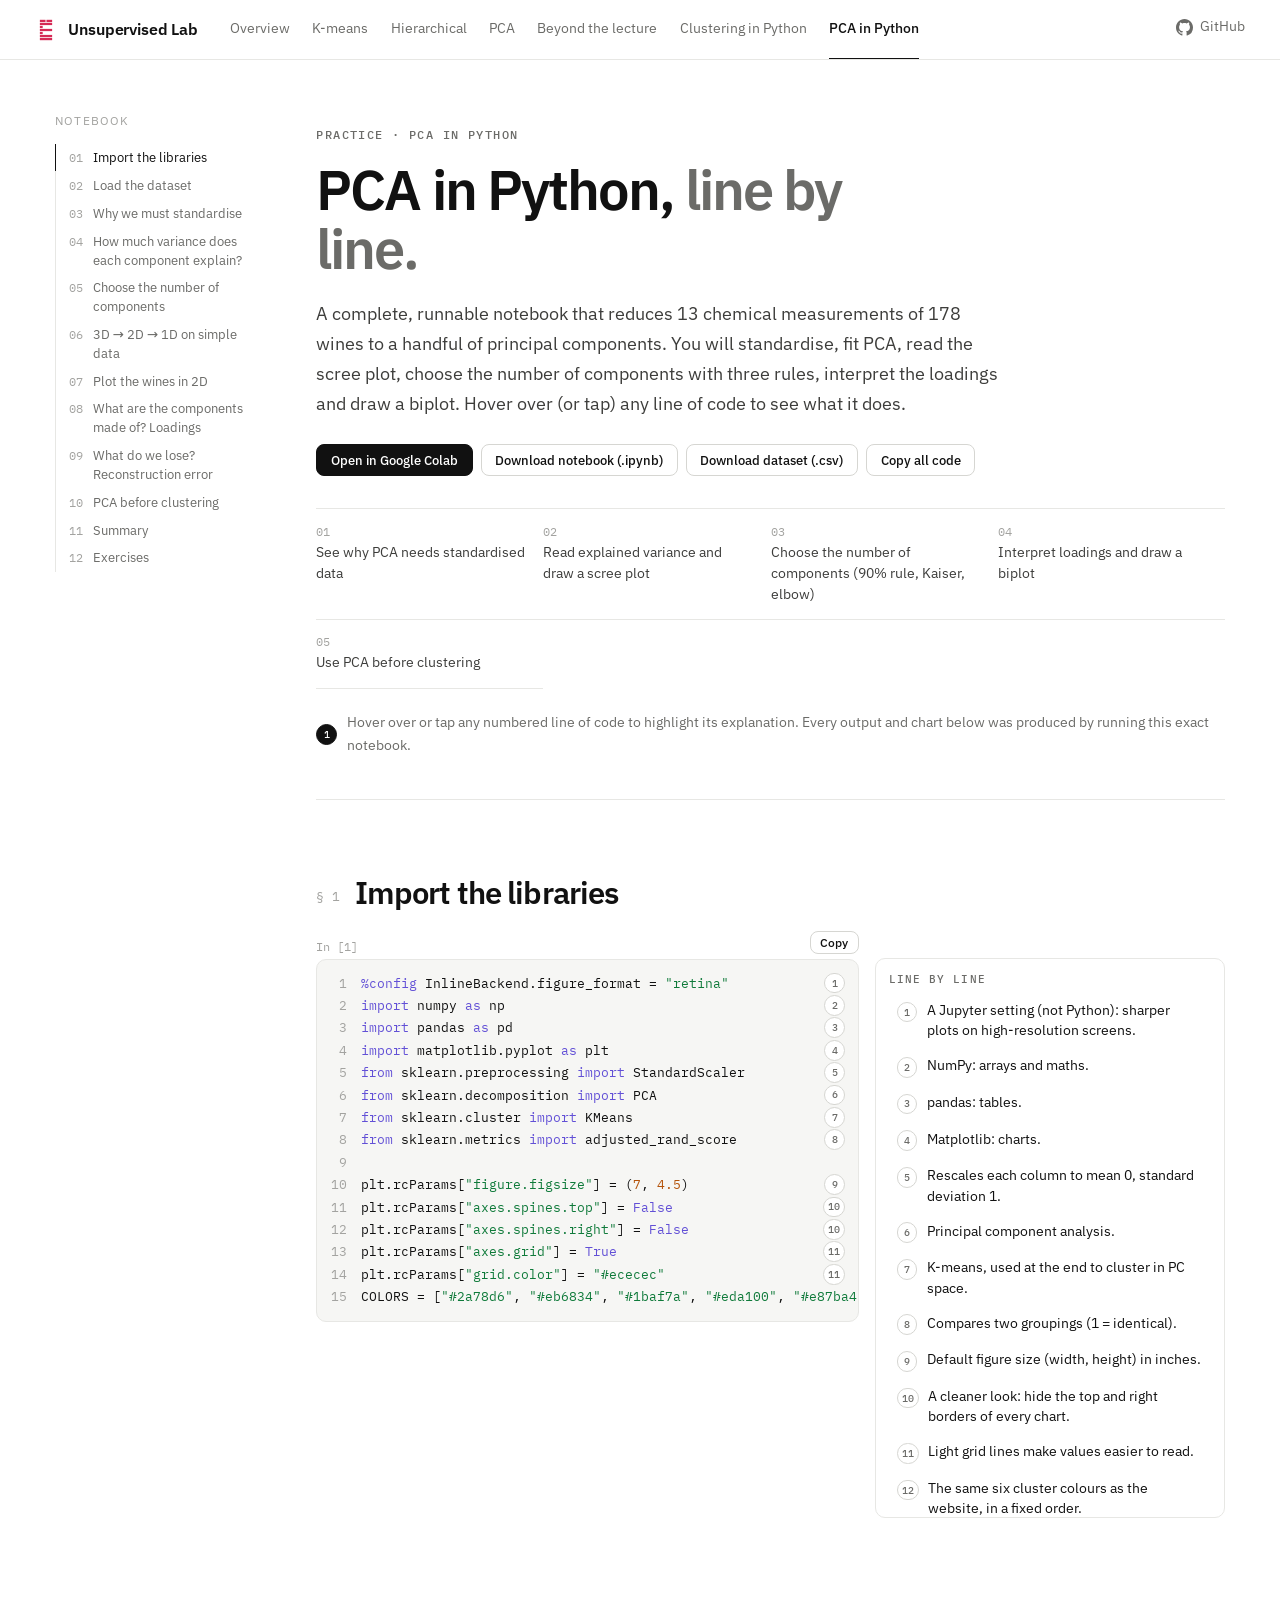
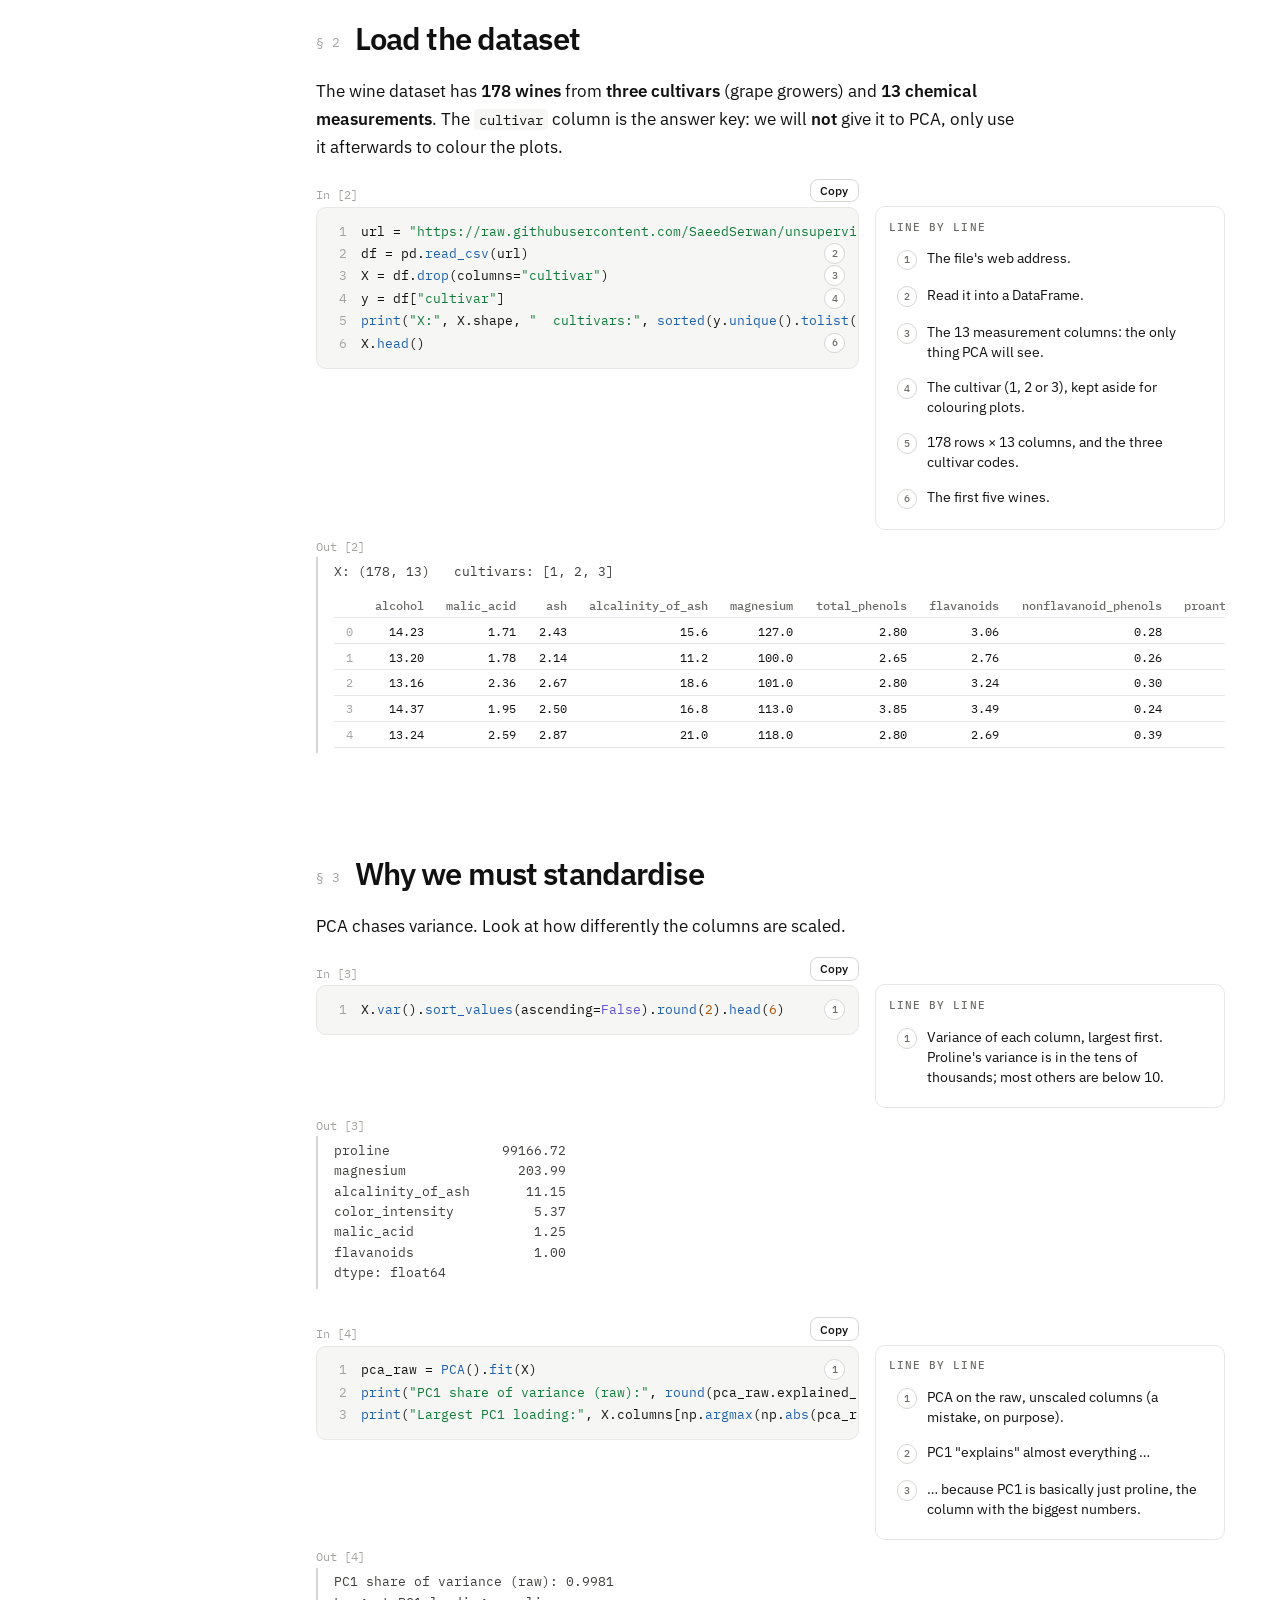
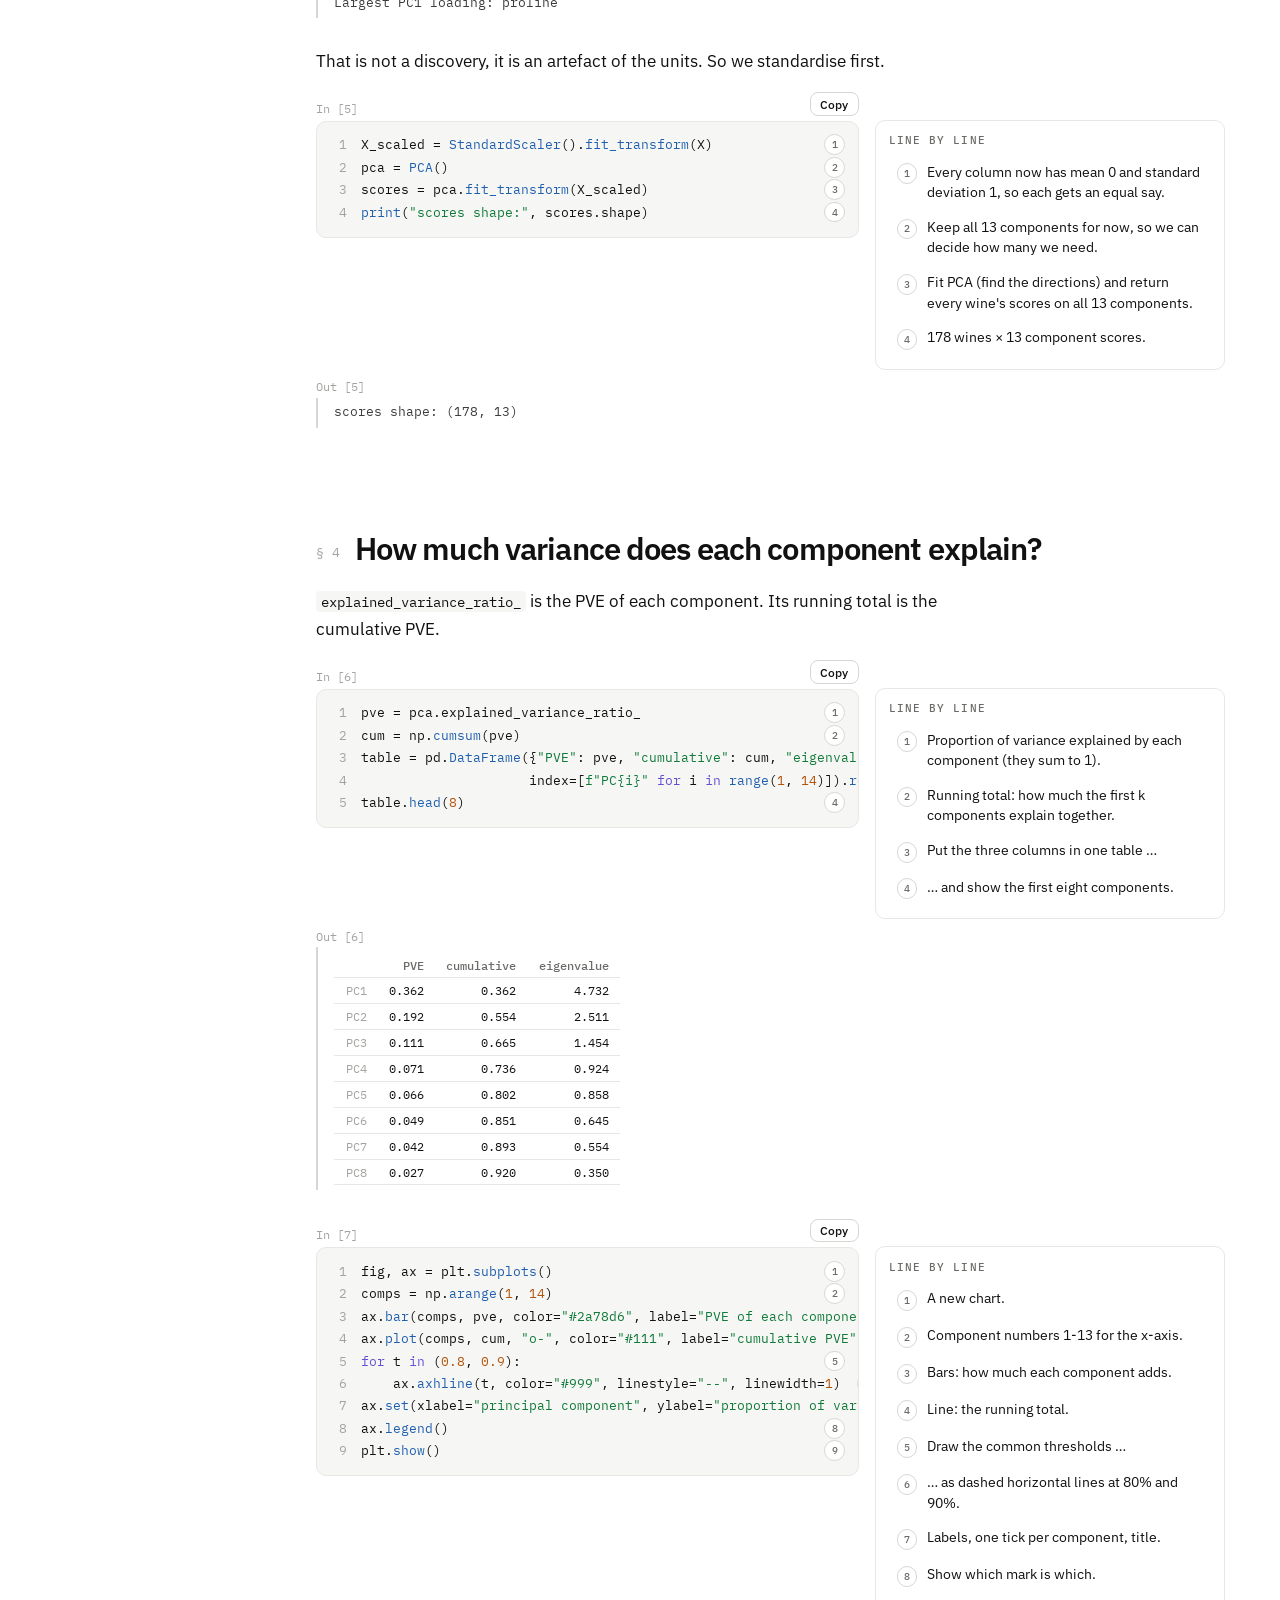
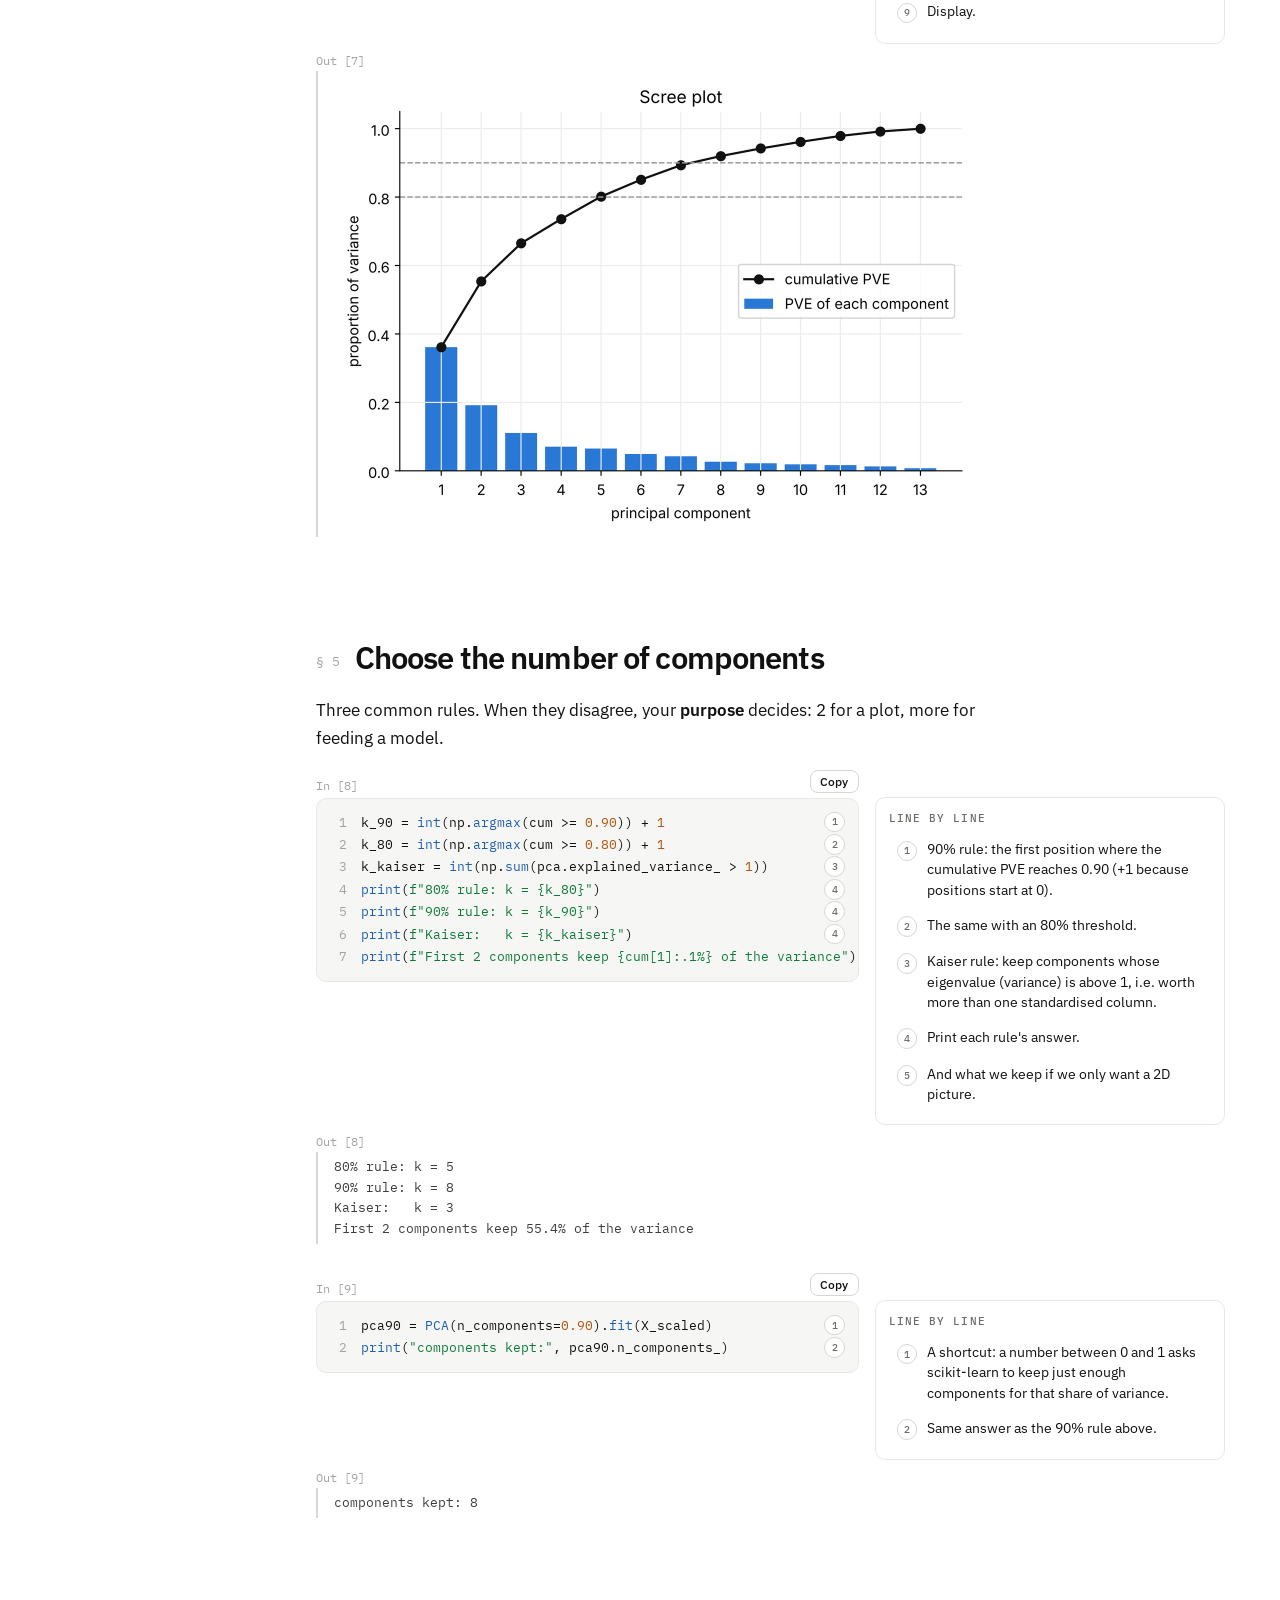
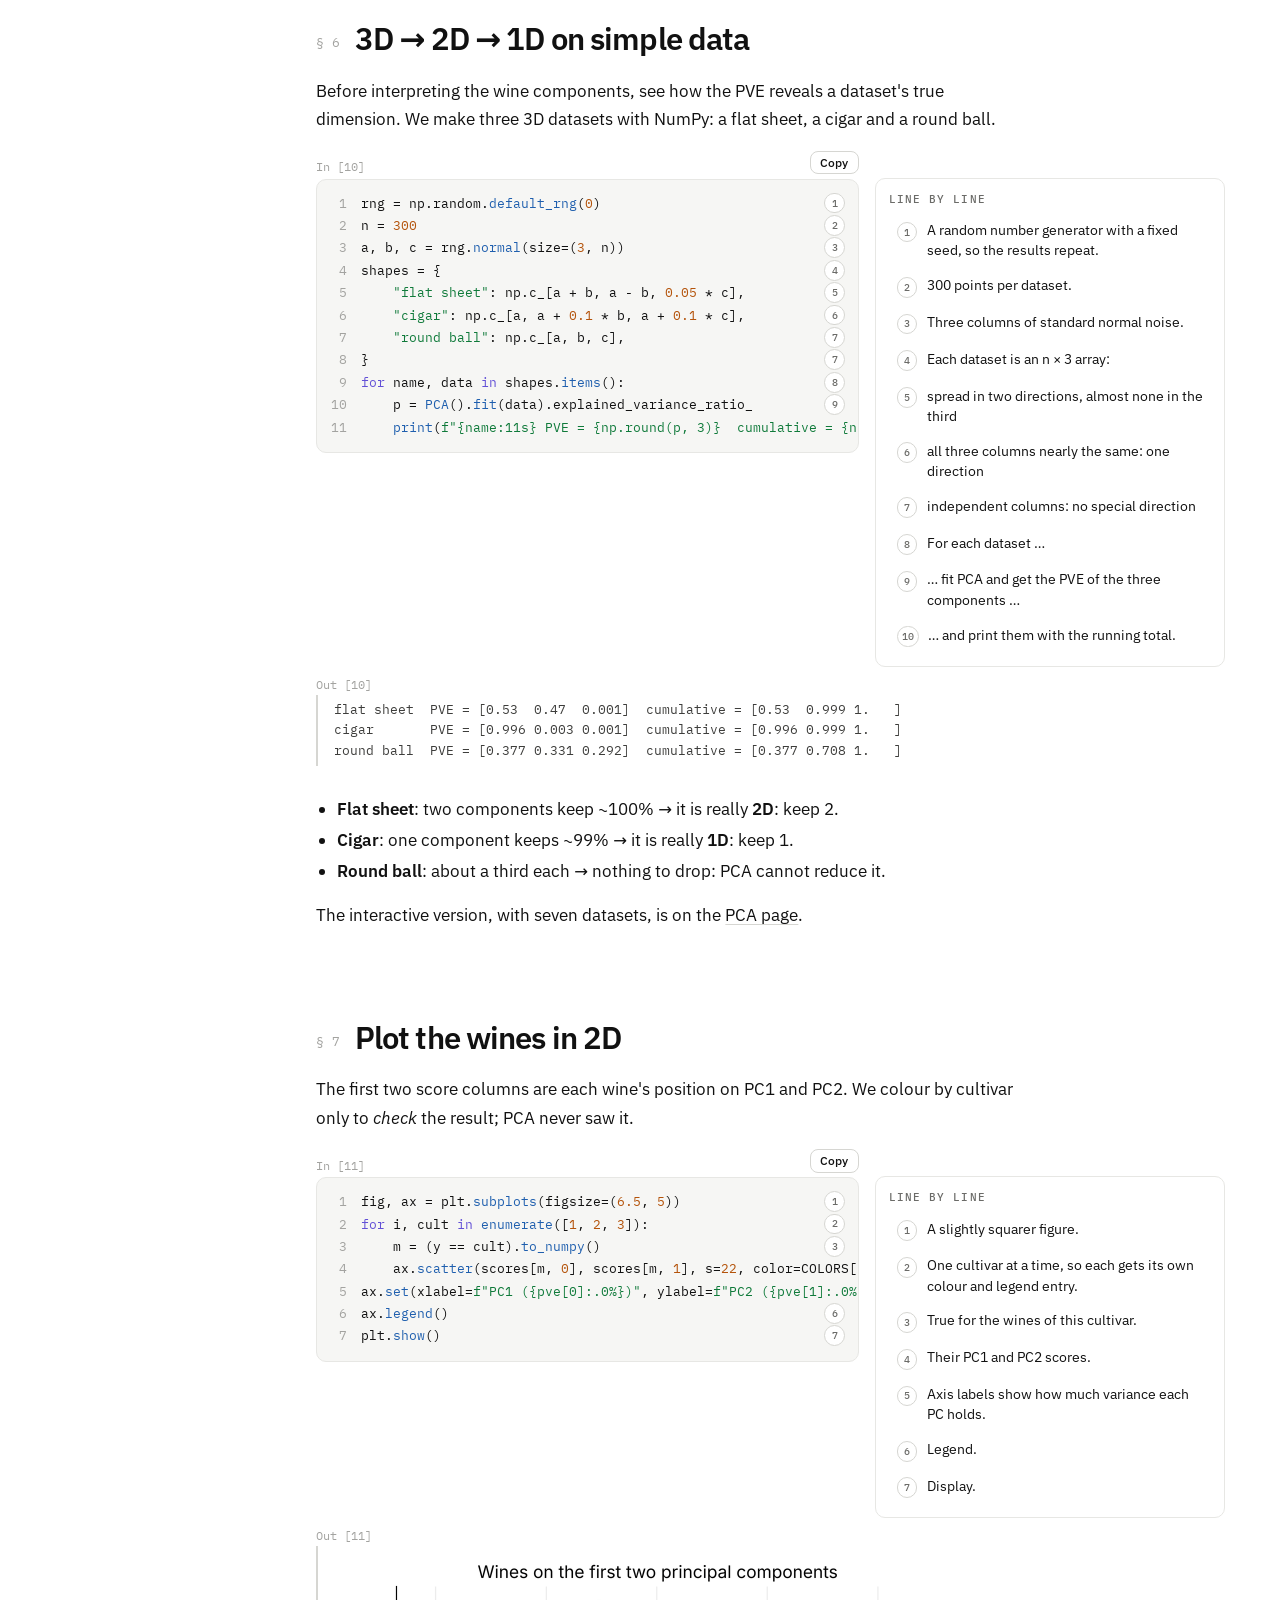
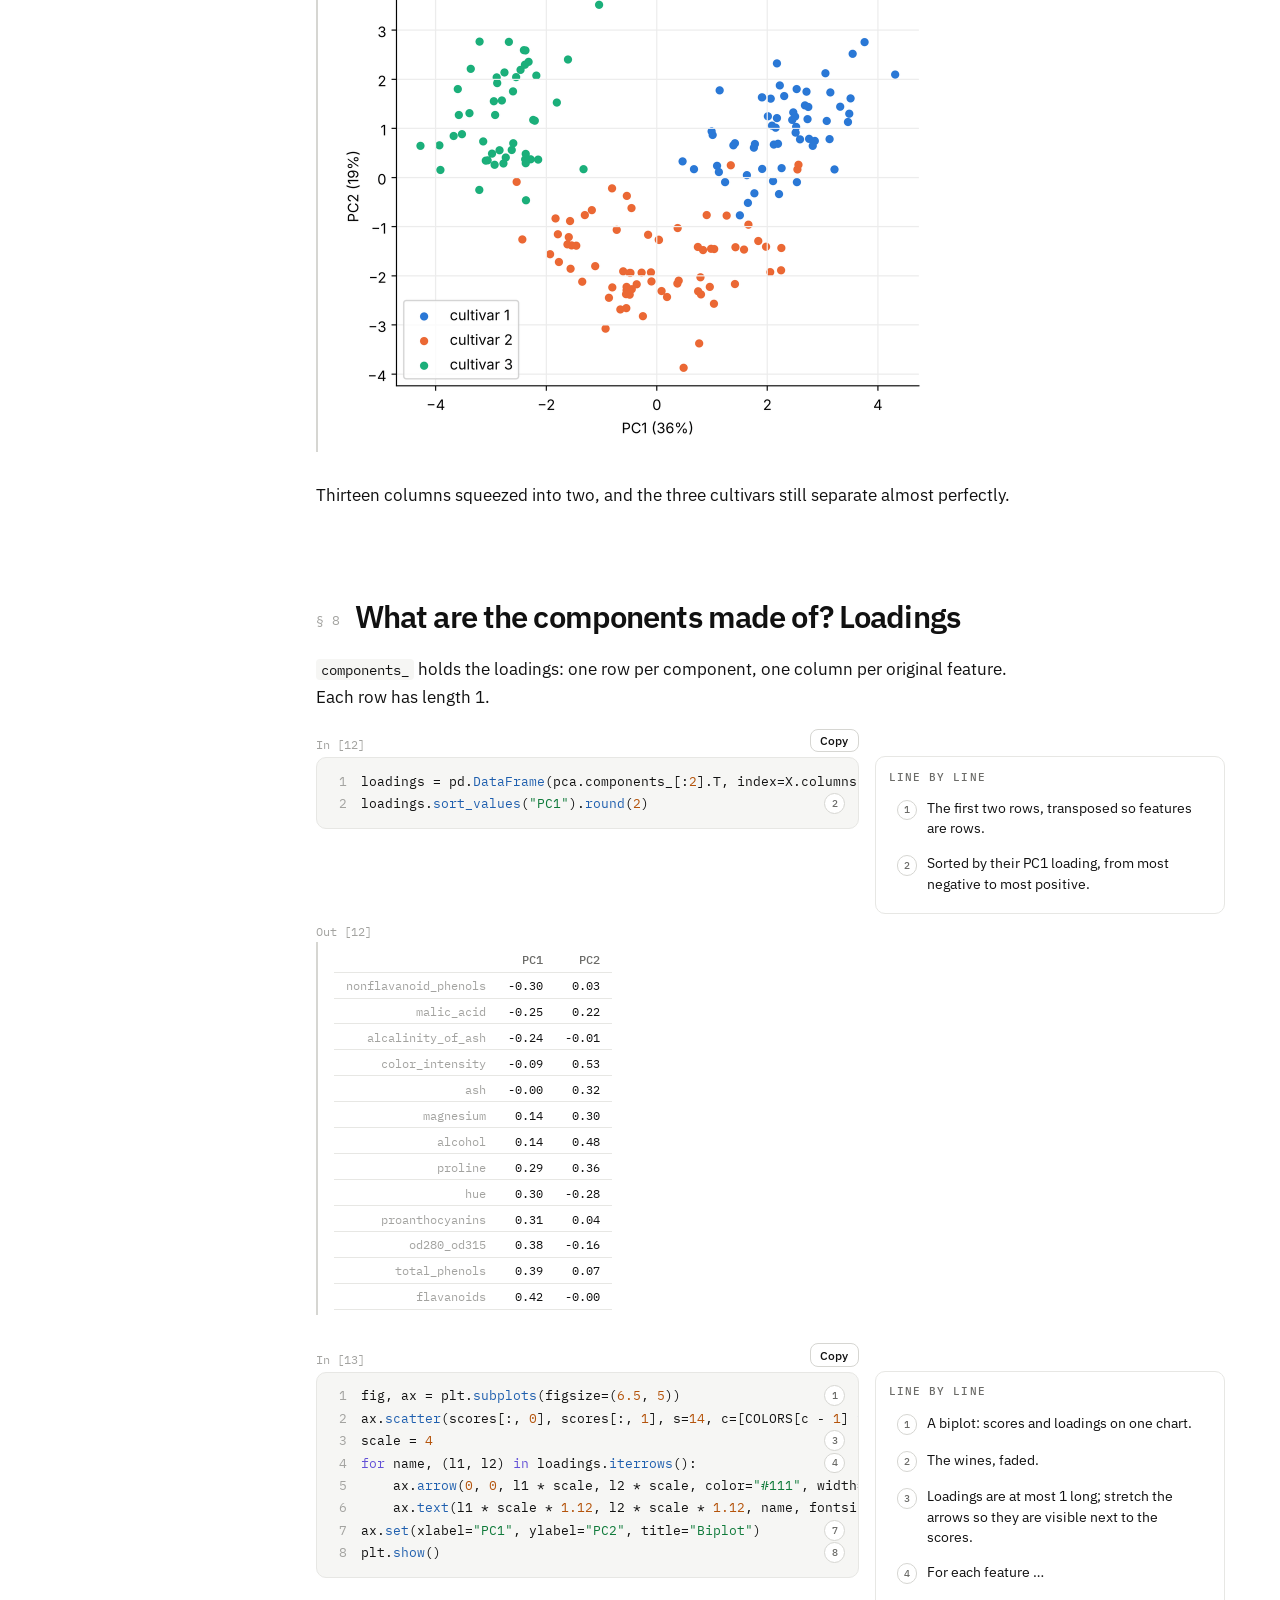
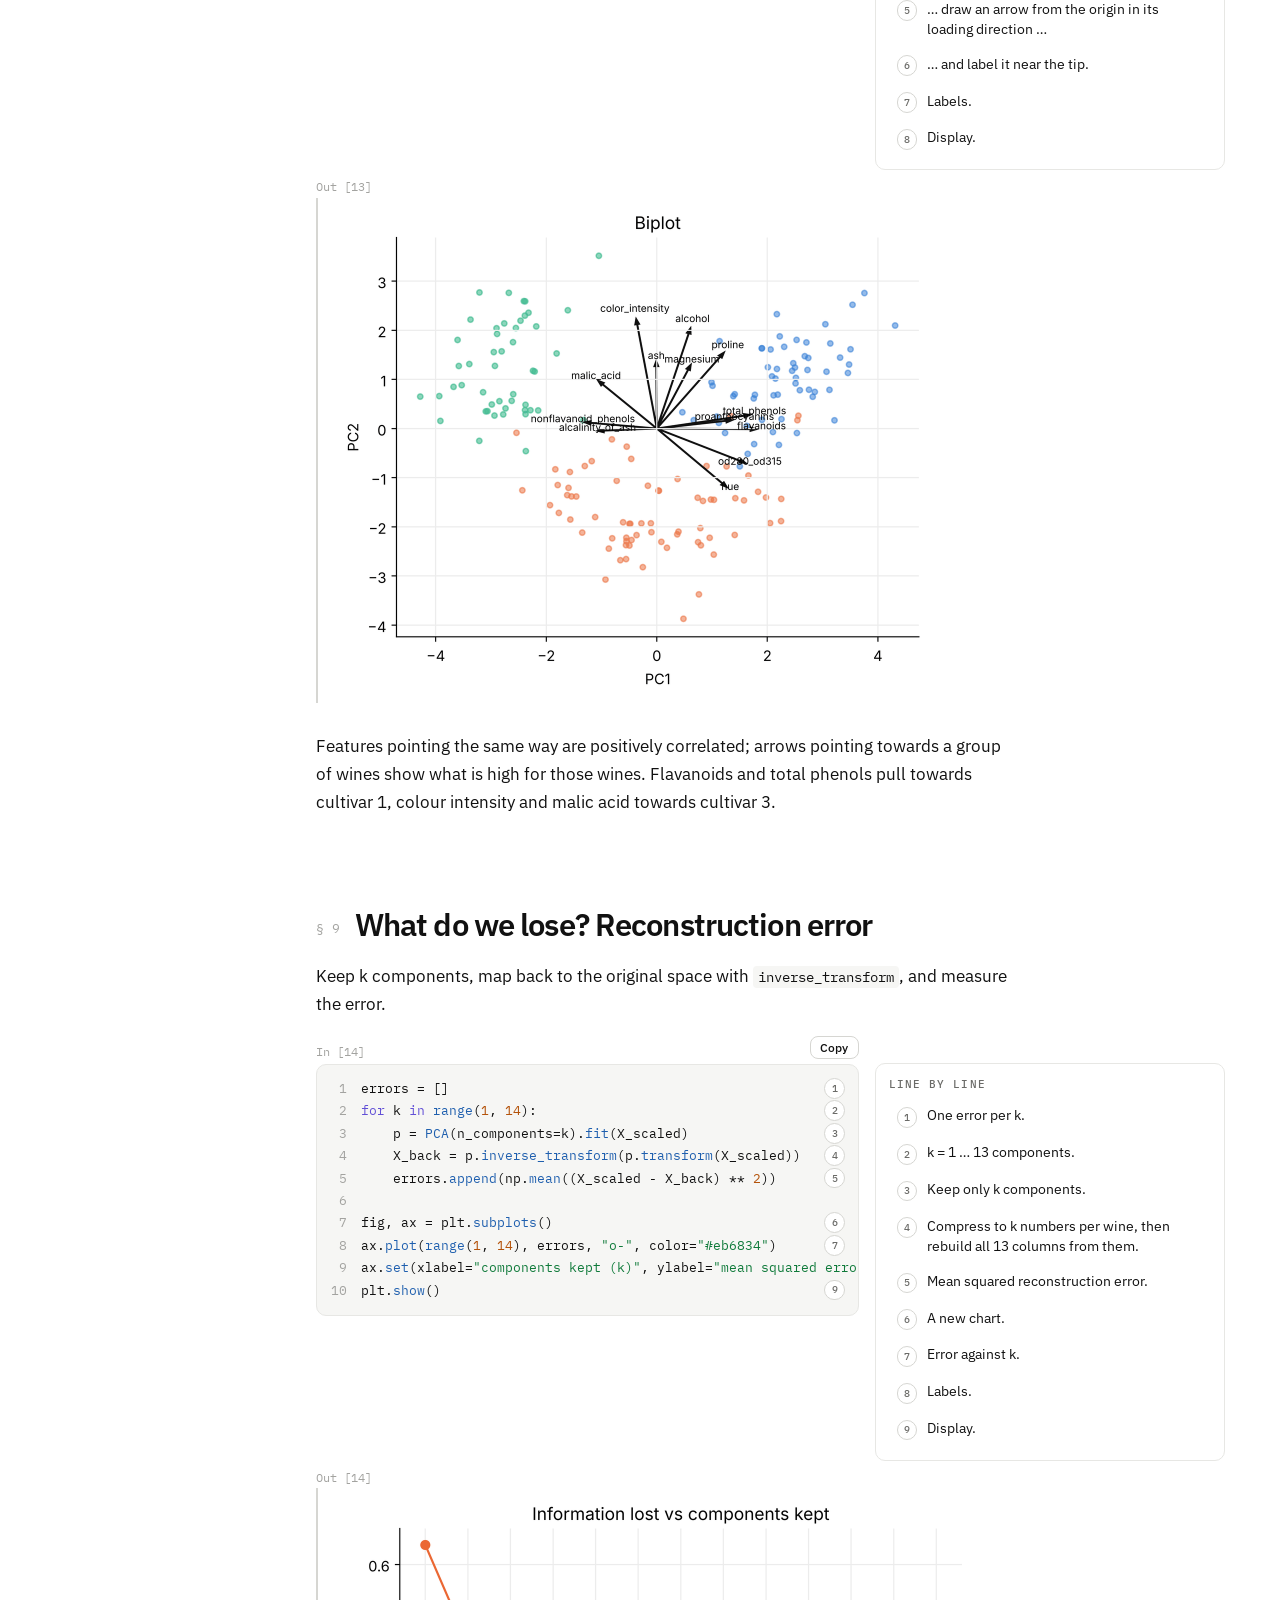
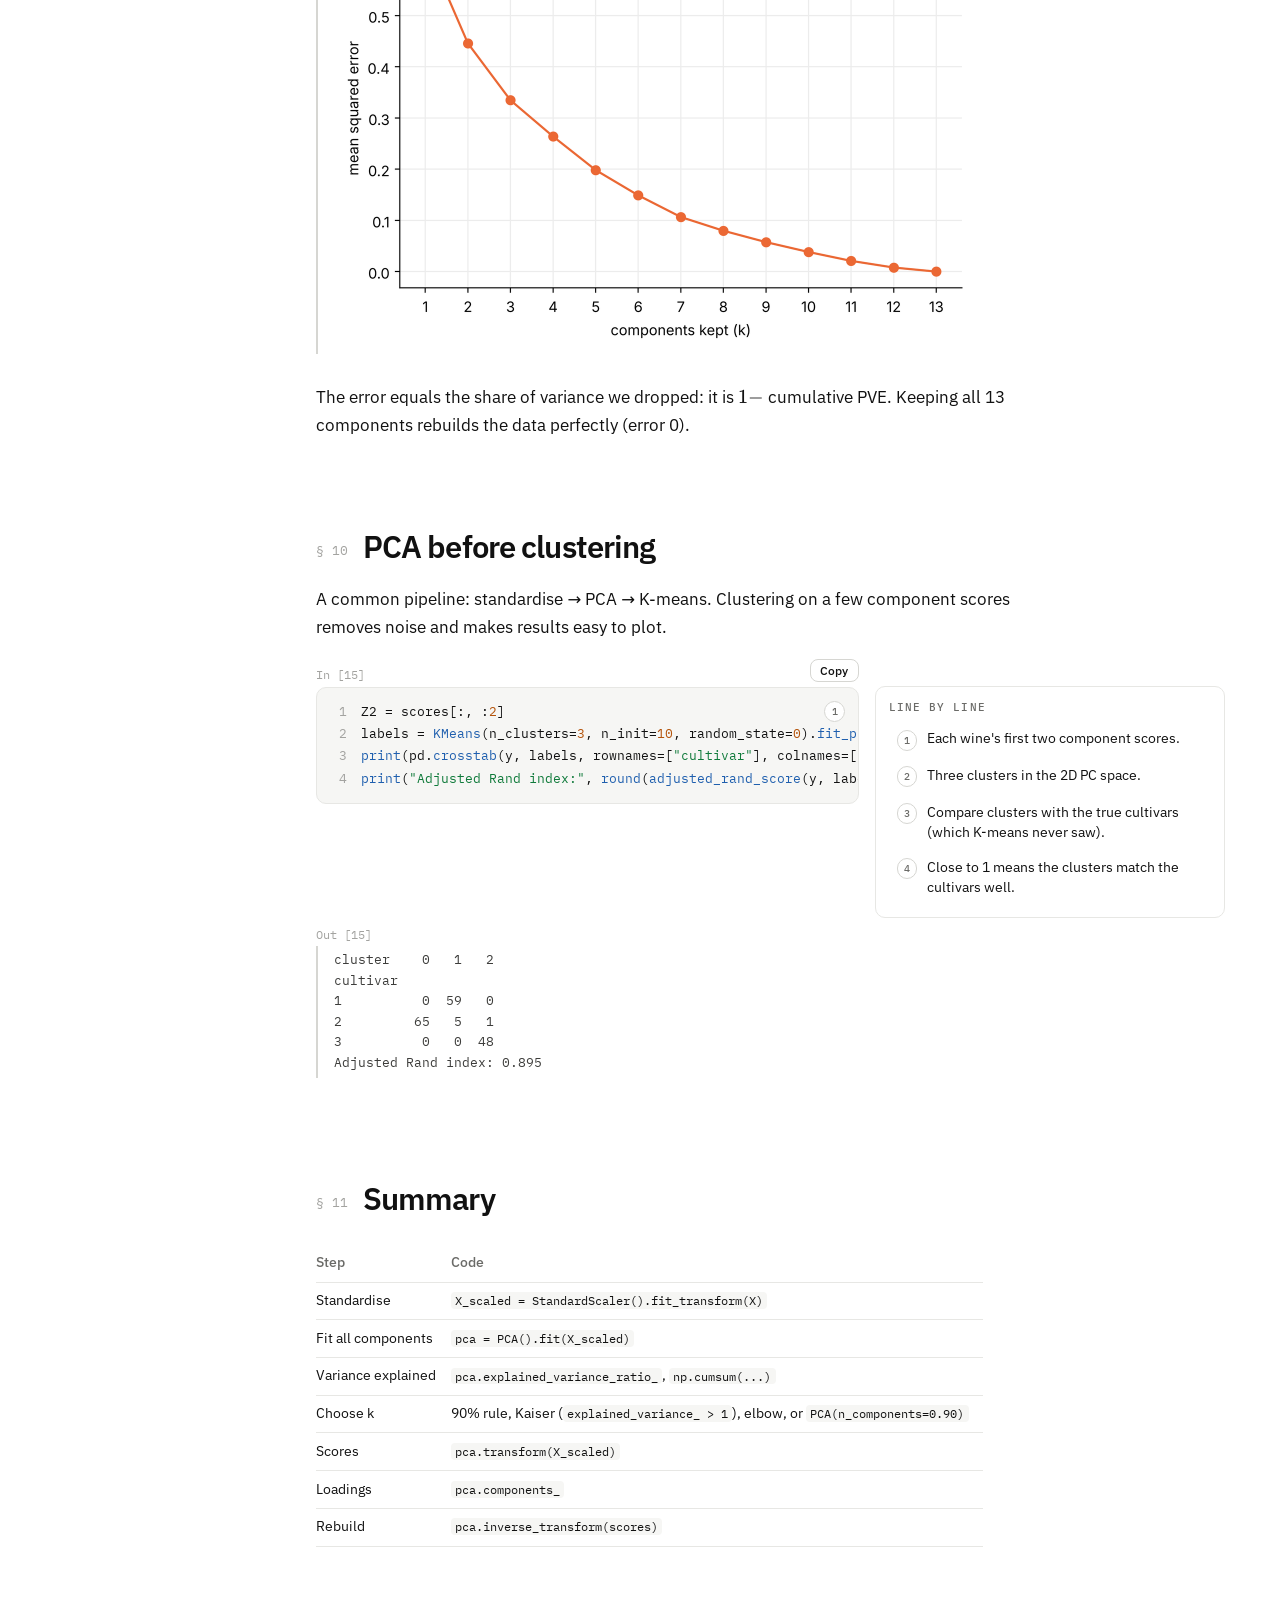
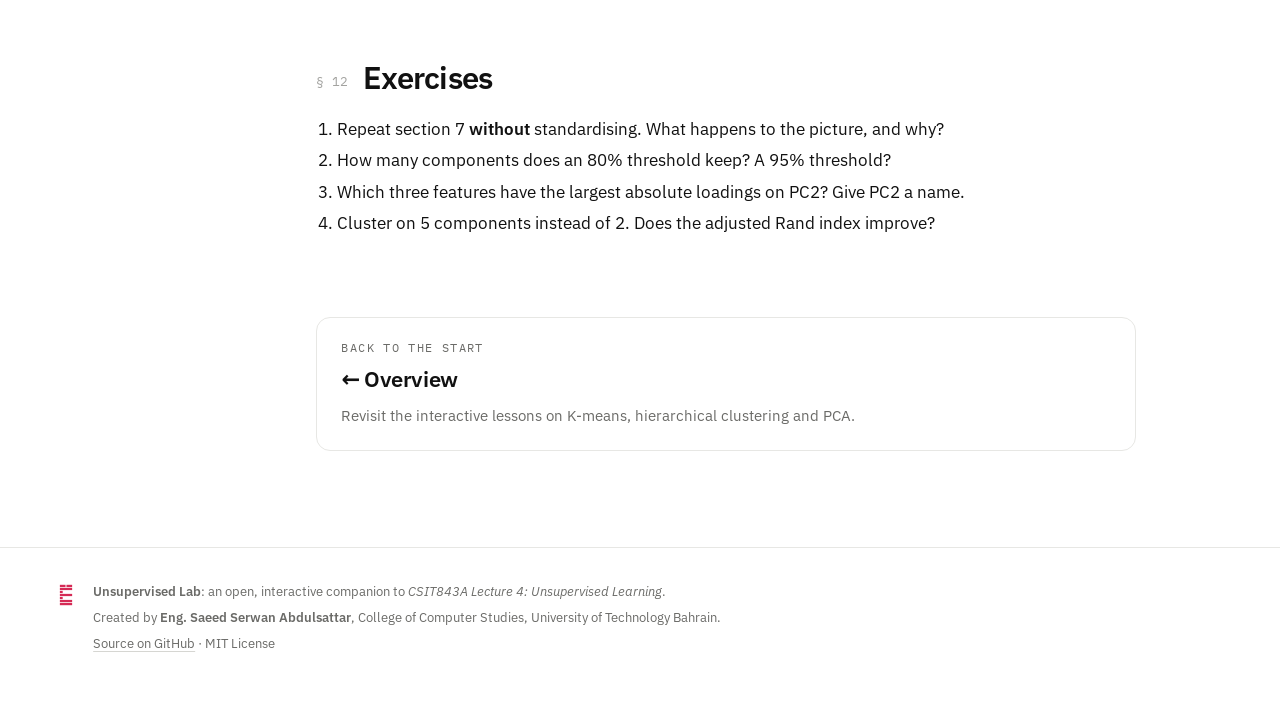
<file: code-pca.html>
<!DOCTYPE html>
<html lang="en">
<head>
  <meta charset="utf-8">
  <meta name="viewport" content="width=device-width, initial-scale=1">
  <title>Principal Component Analysis in Python, Line by Line · Unsupervised Lab</title>
  <meta name="description" content="A complete, runnable notebook that reduces 13 chemical measurements of 178 wines to a handful of principal components. You will standardise, fit PCA, read the scree plot, choose the number of components with three rules, interpret the loadings and draw a biplot. Hover over (or tap) any line of code to see what it does.">
  <meta name="author" content="Eng. Saeed Serwan Abdulsattar">
  <meta property="og:title" content="Principal Component Analysis in Python, Line by Line · Unsupervised Lab">
  <meta property="og:description" content="A complete, runnable notebook that reduces 13 chemical measurements of 178 wines to a handful of principal components. You will standardise, fit PCA, read the scree plot, choose the number of components with three rules, interpret the loadings and draw a biplot. Hover over (or tap) any line of code to see what it does.">
  <meta property="og:image" content="assets/img/favicon-512.png">
  <meta name="theme-color" content="#ffffff">
  <link rel="icon" type="image/svg+xml" href="assets/img/utb-logo.svg">
  <link rel="icon" type="image/png" sizes="32x32" href="assets/img/favicon-32.png">
  <link rel="apple-touch-icon" href="assets/img/favicon-180.png">
  <link rel="stylesheet" href="assets/vendor/katex/katex.min.css">
  <link rel="stylesheet" href="assets/css/style.css">
</head>
<body class="walkthrough">
<!-- Generated by tools/build_walkthroughs.py from tools/walkthrough_content.py. Edit those, not this file. -->

<header class="site-header">
  <a class="brand" href="index.html">
    <img class="brand-logo" src="assets/img/utb-logo.svg" alt="University of Technology Bahrain logo" onerror="this.remove()">
    <span class="brand-title">Unsupervised Lab</span>
  </a>
  <nav class="page-tabs" aria-label="Lessons">
    <a href="index.html">Overview</a>
    <a href="kmeans.html">K-means</a>
    <a href="hierarchical.html">Hierarchical</a>
    <a href="pca.html">PCA</a>
    <a href="beyond.html">Beyond the lecture</a>
    <a href="code-clustering.html">Clustering in Python</a>
    <a href="code-pca.html" class="active" aria-current="page">PCA in Python</a>
  </nav>
  <nav class="top-links">
    <a href="https://github.com/SaeedSerwan/unsupervised" target="_blank" rel="noopener"><svg viewBox="0 0 16 16" aria-hidden="true"><path fill="currentColor" d="M8 0C3.58 0 0 3.58 0 8c0 3.54 2.29 6.53 5.47 7.59.4.07.55-.17.55-.38 0-.19-.01-.82-.01-1.49-2.01.37-2.53-.49-2.69-.94-.09-.23-.48-.94-.82-1.13-.28-.15-.68-.52-.01-.53.63-.01 1.08.58 1.23.82.72 1.21 1.87.87 2.33.66.07-.52.28-.87.51-1.07-1.78-.2-3.64-.89-3.64-3.95 0-.87.31-1.59.82-2.15-.08-.2-.36-1.02.08-2.12 0 0 .67-.21 2.2.82.64-.18 1.32-.27 2-.27.68 0 1.36.09 2 .27 1.53-1.04 2.2-.82 2.2-.82.44 1.1.16 1.92.08 2.12.51.56.82 1.27.82 2.15 0 3.07-1.87 3.75-3.65 3.95.29.25.54.73.54 1.48 0 1.07-.01 1.93-.01 2.2 0 .21.15.46.55.38A8.013 8.013 0 0016 8c0-4.42-3.58-8-8-8z"/></svg>GitHub</a>
  </nav>
</header>

<div class="layout">
  <aside class="toc" aria-label="Contents">
    <p class="toc-title">Notebook</p>
    <ol>
      <li><a href="#import-the-libraries">Import the libraries</a></li>
      <li><a href="#load-the-dataset">Load the dataset</a></li>
      <li><a href="#why-we-must-standardise">Why we must standardise</a></li>
      <li><a href="#how-much-variance-does-each-component-explain">How much variance does each component explain?</a></li>
      <li><a href="#choose-the-number-of-components">Choose the number of components</a></li>
      <li><a href="#3d-2d-1d-on-simple-data">3D → 2D → 1D on simple data</a></li>
      <li><a href="#plot-the-wines-in-2d">Plot the wines in 2D</a></li>
      <li><a href="#what-are-the-components-made-of-loadings">What are the components made of? Loadings</a></li>
      <li><a href="#what-do-we-lose-reconstruction-error">What do we lose? Reconstruction error</a></li>
      <li><a href="#pca-before-clustering">PCA before clustering</a></li>
      <li><a href="#summary">Summary</a></li>
      <li><a href="#exercises">Exercises</a></li>
    </ol>
  </aside>

  <main>
    <section class="hero">
      <p class="eyebrow">Practice · PCA in Python</p>
      <h1>PCA in Python, <em>line by line.</em></h1>
      <p class="lead">A complete, runnable notebook that reduces 13 chemical measurements of 178 wines to a handful of principal components. You will standardise, fit PCA, read the scree plot, choose the number of components with three rules, interpret the loadings and draw a biplot. Hover over (or tap) any line of code to see what it does.</p>
      <div class="nb-actions">
        <a class="btn" href="https://colab.research.google.com/github/SaeedSerwan/unsupervised/blob/main/notebooks/pca_wine.ipynb" target="_blank" rel="noopener">Open in Google Colab</a>
        <a class="btn ghost" href="notebooks/pca_wine.ipynb" download>Download notebook (.ipynb)</a>
        <a class="btn ghost" href="data/wine.csv" download>Download dataset (.csv)</a>
        <button class="btn ghost" id="copy-all">Copy all code</button>
      </div>
      <div class="learn-grid">
        <div><span class="num">01</span>See why PCA needs standardised data</div>
        <div><span class="num">02</span>Read explained variance and draw a scree plot</div>
        <div><span class="num">03</span>Choose the number of components (90% rule, Kaiser, elbow)</div>
        <div><span class="num">04</span>Interpret loadings and draw a biplot</div>
        <div><span class="num">05</span>Use PCA before clustering</div>
      </div>
      <p class="nb-howto"><span class="mk">1</span> Hover over or tap any numbered line of code to highlight its explanation. Every output and chart below was produced by running this exact notebook.</p>
    </section>
<section id="import-the-libraries" class="chapter">
<h2><span class="chap">1</span>Import the libraries</h2>

<div class="nb-cell">
  <div class="nb-io">
    <div class="nb-in">
      <div class="nb-in-head"><span class="prompt">In [1]</span><button class="btn small ghost nb-copy" data-code="%config InlineBackend.figure_format = &quot;retina&quot;
import numpy as np
import pandas as pd
import matplotlib.pyplot as plt
from sklearn.preprocessing import StandardScaler
from sklearn.decomposition import PCA
from sklearn.cluster import KMeans
from sklearn.metrics import adjusted_rand_score

plt.rcParams[&quot;figure.figsize&quot;] = (7, 4.5)
plt.rcParams[&quot;axes.spines.top&quot;] = False
plt.rcParams[&quot;axes.spines.right&quot;] = False
plt.rcParams[&quot;axes.grid&quot;] = True
plt.rcParams[&quot;grid.color&quot;] = &quot;#ececec&quot;
COLORS = [&quot;#2a78d6&quot;, &quot;#eb6834&quot;, &quot;#1baf7a&quot;, &quot;#eda100&quot;, &quot;#e87ba4&quot;, &quot;#008300&quot;]">Copy</button></div>
      <div class="nb-code">
        <ol class="code-lines"><li data-note="1" tabindex="0"><span class="code"><span class="k">%config</span> InlineBackend.figure_format = <span class="s">&quot;retina&quot;</span></span><span class="mk">1</span></li><li data-note="2" tabindex="0"><span class="code"><span class="k">import</span> numpy <span class="k">as</span> np</span><span class="mk">2</span></li><li data-note="3" tabindex="0"><span class="code"><span class="k">import</span> pandas <span class="k">as</span> pd</span><span class="mk">3</span></li><li data-note="4" tabindex="0"><span class="code"><span class="k">import</span> matplotlib.pyplot <span class="k">as</span> plt</span><span class="mk">4</span></li><li data-note="5" tabindex="0"><span class="code"><span class="k">from</span> sklearn.preprocessing <span class="k">import</span> StandardScaler</span><span class="mk">5</span></li><li data-note="6" tabindex="0"><span class="code"><span class="k">from</span> sklearn.decomposition <span class="k">import</span> PCA</span><span class="mk">6</span></li><li data-note="7" tabindex="0"><span class="code"><span class="k">from</span> sklearn.cluster <span class="k">import</span> KMeans</span><span class="mk">7</span></li><li data-note="8" tabindex="0"><span class="code"><span class="k">from</span> sklearn.metrics <span class="k">import</span> adjusted_rand_score</span><span class="mk">8</span></li><li><span class="code">&#8203;</span></li><li data-note="9" tabindex="0"><span class="code">plt.rcParams[<span class="s">&quot;figure.figsize&quot;</span>] = (<span class="n">7</span>, <span class="n">4.5</span>)</span><span class="mk">9</span></li><li data-note="10" tabindex="0"><span class="code">plt.rcParams[<span class="s">&quot;axes.spines.top&quot;</span>] = <span class="k">False</span></span><span class="mk">10</span></li><li data-note="10" tabindex="0"><span class="code">plt.rcParams[<span class="s">&quot;axes.spines.right&quot;</span>] = <span class="k">False</span></span><span class="mk">10</span></li><li data-note="11" tabindex="0"><span class="code">plt.rcParams[<span class="s">&quot;axes.grid&quot;</span>] = <span class="k">True</span></span><span class="mk">11</span></li><li data-note="11" tabindex="0"><span class="code">plt.rcParams[<span class="s">&quot;grid.color&quot;</span>] = <span class="s">&quot;#ececec&quot;</span></span><span class="mk">11</span></li><li data-note="12" tabindex="0"><span class="code">COLORS = [<span class="s">&quot;#2a78d6&quot;</span>, <span class="s">&quot;#eb6834&quot;</span>, <span class="s">&quot;#1baf7a&quot;</span>, <span class="s">&quot;#eda100&quot;</span>, <span class="s">&quot;#e87ba4&quot;</span>, <span class="s">&quot;#008300&quot;</span>]</span><span class="mk">12</span></li></ol>
      </div>
    </div>
    <aside class="nb-notes"><p class="nb-notes-title">Line by line</p><ol><li data-note="1"><span class="mk">1</span><span>A Jupyter setting (not Python): sharper plots on high-resolution screens.</span></li><li data-note="2"><span class="mk">2</span><span>NumPy: arrays and maths.</span></li><li data-note="3"><span class="mk">3</span><span>pandas: tables.</span></li><li data-note="4"><span class="mk">4</span><span>Matplotlib: charts.</span></li><li data-note="5"><span class="mk">5</span><span>Rescales each column to mean 0, standard deviation 1.</span></li><li data-note="6"><span class="mk">6</span><span>Principal component analysis.</span></li><li data-note="7"><span class="mk">7</span><span>K-means, used at the end to cluster in PC space.</span></li><li data-note="8"><span class="mk">8</span><span>Compares two groupings (1 = identical).</span></li><li data-note="9"><span class="mk">9</span><span>Default figure size (width, height) in inches.</span></li><li data-note="10"><span class="mk">10</span><span>A cleaner look: hide the top and right borders of every chart.</span></li><li data-note="11"><span class="mk">11</span><span>Light grid lines make values easier to read.</span></li><li data-note="12"><span class="mk">12</span><span>The same six cluster colours as the website, in a fixed order.</span></li></ol></aside>
  </div>
  
</div>
</section>
<section id="load-the-dataset" class="chapter">
<h2><span class="chap">2</span>Load the dataset</h2>
<div class="nb-md"><p>The wine dataset has <strong>178 wines</strong> from <strong>three cultivars</strong> (grape growers) and <strong>13 chemical measurements</strong>. The <code>cultivar</code> column is the answer key: we will <strong>not</strong> give it to PCA, only use it afterwards to colour the plots.</p></div>

<div class="nb-cell">
  <div class="nb-io">
    <div class="nb-in">
      <div class="nb-in-head"><span class="prompt">In [2]</span><button class="btn small ghost nb-copy" data-code="url = &quot;https://raw.githubusercontent.com/SaeedSerwan/unsupervised/main/data/wine.csv&quot;
df = pd.read_csv(url)
X = df.drop(columns=&quot;cultivar&quot;)
y = df[&quot;cultivar&quot;]
print(&quot;X:&quot;, X.shape, &quot;  cultivars:&quot;, sorted(y.unique().tolist()))
X.head()">Copy</button></div>
      <div class="nb-code">
        <ol class="code-lines"><li data-note="1" tabindex="0"><span class="code">url = <span class="s">&quot;https://raw.githubusercontent.com/SaeedSerwan/unsupervised/main/data/wine.csv&quot;</span></span><span class="mk">1</span></li><li data-note="2" tabindex="0"><span class="code">df = pd.<span class="f">read_csv</span>(url)</span><span class="mk">2</span></li><li data-note="3" tabindex="0"><span class="code">X = df.<span class="f">drop</span>(columns=<span class="s">&quot;cultivar&quot;</span>)</span><span class="mk">3</span></li><li data-note="4" tabindex="0"><span class="code">y = df[<span class="s">&quot;cultivar&quot;</span>]</span><span class="mk">4</span></li><li data-note="5" tabindex="0"><span class="code"><span class="f">print</span>(<span class="s">&quot;X:&quot;</span>, X.shape, <span class="s">&quot;  cultivars:&quot;</span>, <span class="f">sorted</span>(y.<span class="f">unique</span>().<span class="f">tolist</span>()))</span><span class="mk">5</span></li><li data-note="6" tabindex="0"><span class="code">X.<span class="f">head</span>()</span><span class="mk">6</span></li></ol>
      </div>
    </div>
    <aside class="nb-notes"><p class="nb-notes-title">Line by line</p><ol><li data-note="1"><span class="mk">1</span><span>The file&#x27;s web address.</span></li><li data-note="2"><span class="mk">2</span><span>Read it into a DataFrame.</span></li><li data-note="3"><span class="mk">3</span><span>The 13 measurement columns: the only thing PCA will see.</span></li><li data-note="4"><span class="mk">4</span><span>The cultivar (1, 2 or 3), kept aside for colouring plots.</span></li><li data-note="5"><span class="mk">5</span><span>178 rows × 13 columns, and the three cultivar codes.</span></li><li data-note="6"><span class="mk">6</span><span>The first five wines.</span></li></ol></aside>
  </div>
  <div class="nb-out"><span class="prompt out">Out [2]</span><div class="nb-out-body"><pre class="nb-stream">X: (178, 13)   cultivars: [1, 2, 3]</pre>
<div class="nb-html"><div>

<table class="dataframe">
  <thead>
    <tr style="text-align: right;">
      <th></th>
      <th>alcohol</th>
      <th>malic_acid</th>
      <th>ash</th>
      <th>alcalinity_of_ash</th>
      <th>magnesium</th>
      <th>total_phenols</th>
      <th>flavanoids</th>
      <th>nonflavanoid_phenols</th>
      <th>proanthocyanins</th>
      <th>color_intensity</th>
      <th>hue</th>
      <th>od280_od315</th>
      <th>proline</th>
    </tr>
  </thead>
  <tbody>
    <tr>
      <th>0</th>
      <td>14.23</td>
      <td>1.71</td>
      <td>2.43</td>
      <td>15.6</td>
      <td>127.0</td>
      <td>2.80</td>
      <td>3.06</td>
      <td>0.28</td>
      <td>2.29</td>
      <td>5.64</td>
      <td>1.04</td>
      <td>3.92</td>
      <td>1065.0</td>
    </tr>
    <tr>
      <th>1</th>
      <td>13.20</td>
      <td>1.78</td>
      <td>2.14</td>
      <td>11.2</td>
      <td>100.0</td>
      <td>2.65</td>
      <td>2.76</td>
      <td>0.26</td>
      <td>1.28</td>
      <td>4.38</td>
      <td>1.05</td>
      <td>3.40</td>
      <td>1050.0</td>
    </tr>
    <tr>
      <th>2</th>
      <td>13.16</td>
      <td>2.36</td>
      <td>2.67</td>
      <td>18.6</td>
      <td>101.0</td>
      <td>2.80</td>
      <td>3.24</td>
      <td>0.30</td>
      <td>2.81</td>
      <td>5.68</td>
      <td>1.03</td>
      <td>3.17</td>
      <td>1185.0</td>
    </tr>
    <tr>
      <th>3</th>
      <td>14.37</td>
      <td>1.95</td>
      <td>2.50</td>
      <td>16.8</td>
      <td>113.0</td>
      <td>3.85</td>
      <td>3.49</td>
      <td>0.24</td>
      <td>2.18</td>
      <td>7.80</td>
      <td>0.86</td>
      <td>3.45</td>
      <td>1480.0</td>
    </tr>
    <tr>
      <th>4</th>
      <td>13.24</td>
      <td>2.59</td>
      <td>2.87</td>
      <td>21.0</td>
      <td>118.0</td>
      <td>2.80</td>
      <td>2.69</td>
      <td>0.39</td>
      <td>1.82</td>
      <td>4.32</td>
      <td>1.04</td>
      <td>2.93</td>
      <td>735.0</td>
    </tr>
  </tbody>
</table>
</div></div></div></div>
</div>
</section>
<section id="why-we-must-standardise" class="chapter">
<h2><span class="chap">3</span>Why we must standardise</h2>
<div class="nb-md"><p>PCA chases variance. Look at how differently the columns are scaled.</p></div>

<div class="nb-cell">
  <div class="nb-io">
    <div class="nb-in">
      <div class="nb-in-head"><span class="prompt">In [3]</span><button class="btn small ghost nb-copy" data-code="X.var().sort_values(ascending=False).round(2).head(6)">Copy</button></div>
      <div class="nb-code">
        <ol class="code-lines"><li data-note="1" tabindex="0"><span class="code">X.<span class="f">var</span>().<span class="f">sort_values</span>(ascending=<span class="k">False</span>).<span class="f">round</span>(<span class="n">2</span>).<span class="f">head</span>(<span class="n">6</span>)</span><span class="mk">1</span></li></ol>
      </div>
    </div>
    <aside class="nb-notes"><p class="nb-notes-title">Line by line</p><ol><li data-note="1"><span class="mk">1</span><span>Variance of each column, largest first. Proline&#x27;s variance is in the tens of thousands; most others are below 10.</span></li></ol></aside>
  </div>
  <div class="nb-out"><span class="prompt out">Out [3]</span><div class="nb-out-body"><pre class="nb-stream">proline              99166.72
magnesium              203.99
alcalinity_of_ash       11.15
color_intensity          5.37
malic_acid               1.25
flavanoids               1.00
dtype: float64</pre></div></div>
</div>

<div class="nb-cell">
  <div class="nb-io">
    <div class="nb-in">
      <div class="nb-in-head"><span class="prompt">In [4]</span><button class="btn small ghost nb-copy" data-code="pca_raw = PCA().fit(X)
print(&quot;PC1 share of variance (raw):&quot;, round(pca_raw.explained_variance_ratio_[0], 4))
print(&quot;Largest PC1 loading:&quot;, X.columns[np.argmax(np.abs(pca_raw.components_[0]))])">Copy</button></div>
      <div class="nb-code">
        <ol class="code-lines"><li data-note="1" tabindex="0"><span class="code">pca_raw = <span class="f">PCA</span>().<span class="f">fit</span>(X)</span><span class="mk">1</span></li><li data-note="2" tabindex="0"><span class="code"><span class="f">print</span>(<span class="s">&quot;PC1 share of variance (raw):&quot;</span>, <span class="f">round</span>(pca_raw.explained_variance_ratio_[<span class="n">0</span>], <span class="n">4</span>))</span><span class="mk">2</span></li><li data-note="3" tabindex="0"><span class="code"><span class="f">print</span>(<span class="s">&quot;Largest PC1 loading:&quot;</span>, X.columns[np.<span class="f">argmax</span>(np.<span class="f">abs</span>(pca_raw.components_[<span class="n">0</span>]))])</span><span class="mk">3</span></li></ol>
      </div>
    </div>
    <aside class="nb-notes"><p class="nb-notes-title">Line by line</p><ol><li data-note="1"><span class="mk">1</span><span>PCA on the raw, unscaled columns (a mistake, on purpose).</span></li><li data-note="2"><span class="mk">2</span><span>PC1 &quot;explains&quot; almost everything …</span></li><li data-note="3"><span class="mk">3</span><span>… because PC1 is basically just proline, the column with the biggest numbers.</span></li></ol></aside>
  </div>
  <div class="nb-out"><span class="prompt out">Out [4]</span><div class="nb-out-body"><pre class="nb-stream">PC1 share of variance (raw): 0.9981
Largest PC1 loading: proline</pre></div></div>
</div>
<div class="nb-md"><p>That is not a discovery, it is an artefact of the units. So we standardise first.</p></div>

<div class="nb-cell">
  <div class="nb-io">
    <div class="nb-in">
      <div class="nb-in-head"><span class="prompt">In [5]</span><button class="btn small ghost nb-copy" data-code="X_scaled = StandardScaler().fit_transform(X)
pca = PCA()
scores = pca.fit_transform(X_scaled)
print(&quot;scores shape:&quot;, scores.shape)">Copy</button></div>
      <div class="nb-code">
        <ol class="code-lines"><li data-note="1" tabindex="0"><span class="code">X_scaled = <span class="f">StandardScaler</span>().<span class="f">fit_transform</span>(X)</span><span class="mk">1</span></li><li data-note="2" tabindex="0"><span class="code">pca = <span class="f">PCA</span>()</span><span class="mk">2</span></li><li data-note="3" tabindex="0"><span class="code">scores = pca.<span class="f">fit_transform</span>(X_scaled)</span><span class="mk">3</span></li><li data-note="4" tabindex="0"><span class="code"><span class="f">print</span>(<span class="s">&quot;scores shape:&quot;</span>, scores.shape)</span><span class="mk">4</span></li></ol>
      </div>
    </div>
    <aside class="nb-notes"><p class="nb-notes-title">Line by line</p><ol><li data-note="1"><span class="mk">1</span><span>Every column now has mean 0 and standard deviation 1, so each gets an equal say.</span></li><li data-note="2"><span class="mk">2</span><span>Keep all 13 components for now, so we can decide how many we need.</span></li><li data-note="3"><span class="mk">3</span><span>Fit PCA (find the directions) and return every wine&#x27;s scores on all 13 components.</span></li><li data-note="4"><span class="mk">4</span><span>178 wines × 13 component scores.</span></li></ol></aside>
  </div>
  <div class="nb-out"><span class="prompt out">Out [5]</span><div class="nb-out-body"><pre class="nb-stream">scores shape: (178, 13)</pre></div></div>
</div>
</section>
<section id="how-much-variance-does-each-component-explain" class="chapter">
<h2><span class="chap">4</span>How much variance does each component explain?</h2>
<div class="nb-md"><p><code>explained_variance_ratio_</code> is the PVE of each component. Its running total is the cumulative PVE.</p></div>

<div class="nb-cell">
  <div class="nb-io">
    <div class="nb-in">
      <div class="nb-in-head"><span class="prompt">In [6]</span><button class="btn small ghost nb-copy" data-code="pve = pca.explained_variance_ratio_
cum = np.cumsum(pve)
table = pd.DataFrame({&quot;PVE&quot;: pve, &quot;cumulative&quot;: cum, &quot;eigenvalue&quot;: pca.explained_variance_},
                     index=[f&quot;PC{i}&quot; for i in range(1, 14)]).round(3)
table.head(8)">Copy</button></div>
      <div class="nb-code">
        <ol class="code-lines"><li data-note="1" tabindex="0"><span class="code">pve = pca.explained_variance_ratio_</span><span class="mk">1</span></li><li data-note="2" tabindex="0"><span class="code">cum = np.<span class="f">cumsum</span>(pve)</span><span class="mk">2</span></li><li data-note="3" tabindex="0"><span class="code">table = pd.<span class="f">DataFrame</span>({<span class="s">&quot;PVE&quot;</span>: pve, <span class="s">&quot;cumulative&quot;</span>: cum, <span class="s">&quot;eigenvalue&quot;</span>: pca.explained_variance_},</span><span class="mk">3</span></li><li data-note="3" tabindex="0"><span class="code">                     index=[<span class="s">f&quot;PC{i}&quot;</span> <span class="k">for</span> i <span class="k">in</span> <span class="f">range</span>(<span class="n">1</span>, <span class="n">14</span>)]).<span class="f">round</span>(<span class="n">3</span>)</span><span class="mk">3</span></li><li data-note="4" tabindex="0"><span class="code">table.<span class="f">head</span>(<span class="n">8</span>)</span><span class="mk">4</span></li></ol>
      </div>
    </div>
    <aside class="nb-notes"><p class="nb-notes-title">Line by line</p><ol><li data-note="1"><span class="mk">1</span><span>Proportion of variance explained by each component (they sum to 1).</span></li><li data-note="2"><span class="mk">2</span><span>Running total: how much the first k components explain together.</span></li><li data-note="3"><span class="mk">3</span><span>Put the three columns in one table …</span></li><li data-note="4"><span class="mk">4</span><span>… and show the first eight components.</span></li></ol></aside>
  </div>
  <div class="nb-out"><span class="prompt out">Out [6]</span><div class="nb-out-body"><div class="nb-html"><div>

<table class="dataframe">
  <thead>
    <tr style="text-align: right;">
      <th></th>
      <th>PVE</th>
      <th>cumulative</th>
      <th>eigenvalue</th>
    </tr>
  </thead>
  <tbody>
    <tr>
      <th>PC1</th>
      <td>0.362</td>
      <td>0.362</td>
      <td>4.732</td>
    </tr>
    <tr>
      <th>PC2</th>
      <td>0.192</td>
      <td>0.554</td>
      <td>2.511</td>
    </tr>
    <tr>
      <th>PC3</th>
      <td>0.111</td>
      <td>0.665</td>
      <td>1.454</td>
    </tr>
    <tr>
      <th>PC4</th>
      <td>0.071</td>
      <td>0.736</td>
      <td>0.924</td>
    </tr>
    <tr>
      <th>PC5</th>
      <td>0.066</td>
      <td>0.802</td>
      <td>0.858</td>
    </tr>
    <tr>
      <th>PC6</th>
      <td>0.049</td>
      <td>0.851</td>
      <td>0.645</td>
    </tr>
    <tr>
      <th>PC7</th>
      <td>0.042</td>
      <td>0.893</td>
      <td>0.554</td>
    </tr>
    <tr>
      <th>PC8</th>
      <td>0.027</td>
      <td>0.920</td>
      <td>0.350</td>
    </tr>
  </tbody>
</table>
</div></div></div></div>
</div>

<div class="nb-cell">
  <div class="nb-io">
    <div class="nb-in">
      <div class="nb-in-head"><span class="prompt">In [7]</span><button class="btn small ghost nb-copy" data-code="fig, ax = plt.subplots()
comps = np.arange(1, 14)
ax.bar(comps, pve, color=&quot;#2a78d6&quot;, label=&quot;PVE of each component&quot;)
ax.plot(comps, cum, &quot;o-&quot;, color=&quot;#111&quot;, label=&quot;cumulative PVE&quot;)
for t in (0.8, 0.9):
    ax.axhline(t, color=&quot;#999&quot;, linestyle=&quot;--&quot;, linewidth=1)
ax.set(xlabel=&quot;principal component&quot;, ylabel=&quot;proportion of variance&quot;, xticks=comps, title=&quot;Scree plot&quot;)
ax.legend()
plt.show()">Copy</button></div>
      <div class="nb-code">
        <ol class="code-lines"><li data-note="1" tabindex="0"><span class="code">fig, ax = plt.<span class="f">subplots</span>()</span><span class="mk">1</span></li><li data-note="2" tabindex="0"><span class="code">comps = np.<span class="f">arange</span>(<span class="n">1</span>, <span class="n">14</span>)</span><span class="mk">2</span></li><li data-note="3" tabindex="0"><span class="code">ax.<span class="f">bar</span>(comps, pve, color=<span class="s">&quot;#2a78d6&quot;</span>, label=<span class="s">&quot;PVE of each component&quot;</span>)</span><span class="mk">3</span></li><li data-note="4" tabindex="0"><span class="code">ax.<span class="f">plot</span>(comps, cum, <span class="s">&quot;o-&quot;</span>, color=<span class="s">&quot;#111&quot;</span>, label=<span class="s">&quot;cumulative PVE&quot;</span>)</span><span class="mk">4</span></li><li data-note="5" tabindex="0"><span class="code"><span class="k">for</span> t <span class="k">in</span> (<span class="n">0.8</span>, <span class="n">0.9</span>):</span><span class="mk">5</span></li><li data-note="6" tabindex="0"><span class="code">    ax.<span class="f">axhline</span>(t, color=<span class="s">&quot;#999&quot;</span>, linestyle=<span class="s">&quot;--&quot;</span>, linewidth=<span class="n">1</span>)</span><span class="mk">6</span></li><li data-note="7" tabindex="0"><span class="code">ax.<span class="f">set</span>(xlabel=<span class="s">&quot;principal component&quot;</span>, ylabel=<span class="s">&quot;proportion of variance&quot;</span>, xticks=comps, title=<span class="s">&quot;Scree plot&quot;</span>)</span><span class="mk">7</span></li><li data-note="8" tabindex="0"><span class="code">ax.<span class="f">legend</span>()</span><span class="mk">8</span></li><li data-note="9" tabindex="0"><span class="code">plt.<span class="f">show</span>()</span><span class="mk">9</span></li></ol>
      </div>
    </div>
    <aside class="nb-notes"><p class="nb-notes-title">Line by line</p><ol><li data-note="1"><span class="mk">1</span><span>A new chart.</span></li><li data-note="2"><span class="mk">2</span><span>Component numbers 1-13 for the x-axis.</span></li><li data-note="3"><span class="mk">3</span><span>Bars: how much each component adds.</span></li><li data-note="4"><span class="mk">4</span><span>Line: the running total.</span></li><li data-note="5"><span class="mk">5</span><span>Draw the common thresholds …</span></li><li data-note="6"><span class="mk">6</span><span>… as dashed horizontal lines at 80% and 90%.</span></li><li data-note="7"><span class="mk">7</span><span>Labels, one tick per component, title.</span></li><li data-note="8"><span class="mk">8</span><span>Show which mark is which.</span></li><li data-note="9"><span class="mk">9</span><span>Display.</span></li></ol></aside>
  </div>
  <div class="nb-out"><span class="prompt out">Out [7]</span><div class="nb-out-body"><img class="nb-img" src="assets/img/nb/pca-01.png" width="638" height="456" loading="lazy" alt="Chart produced by this cell"></div></div>
</div>
</section>
<section id="choose-the-number-of-components" class="chapter">
<h2><span class="chap">5</span>Choose the number of components</h2>
<div class="nb-md"><p>Three common rules. When they disagree, your <strong>purpose</strong> decides: 2 for a plot, more for feeding a model.</p></div>

<div class="nb-cell">
  <div class="nb-io">
    <div class="nb-in">
      <div class="nb-in-head"><span class="prompt">In [8]</span><button class="btn small ghost nb-copy" data-code="k_90 = int(np.argmax(cum &gt;= 0.90)) + 1
k_80 = int(np.argmax(cum &gt;= 0.80)) + 1
k_kaiser = int(np.sum(pca.explained_variance_ &gt; 1))
print(f&quot;80% rule: k = {k_80}&quot;)
print(f&quot;90% rule: k = {k_90}&quot;)
print(f&quot;Kaiser:   k = {k_kaiser}&quot;)
print(f&quot;First 2 components keep {cum[1]:.1%} of the variance&quot;)">Copy</button></div>
      <div class="nb-code">
        <ol class="code-lines"><li data-note="1" tabindex="0"><span class="code">k_90 = <span class="f">int</span>(np.<span class="f">argmax</span>(cum &gt;= <span class="n">0.90</span>)) + <span class="n">1</span></span><span class="mk">1</span></li><li data-note="2" tabindex="0"><span class="code">k_80 = <span class="f">int</span>(np.<span class="f">argmax</span>(cum &gt;= <span class="n">0.80</span>)) + <span class="n">1</span></span><span class="mk">2</span></li><li data-note="3" tabindex="0"><span class="code">k_kaiser = <span class="f">int</span>(np.<span class="f">sum</span>(pca.explained_variance_ &gt; <span class="n">1</span>))</span><span class="mk">3</span></li><li data-note="4" tabindex="0"><span class="code"><span class="f">print</span>(<span class="s">f&quot;80% rule: k = {k_80}&quot;</span>)</span><span class="mk">4</span></li><li data-note="4" tabindex="0"><span class="code"><span class="f">print</span>(<span class="s">f&quot;90% rule: k = {k_90}&quot;</span>)</span><span class="mk">4</span></li><li data-note="4" tabindex="0"><span class="code"><span class="f">print</span>(<span class="s">f&quot;Kaiser:   k = {k_kaiser}&quot;</span>)</span><span class="mk">4</span></li><li data-note="5" tabindex="0"><span class="code"><span class="f">print</span>(<span class="s">f&quot;First 2 components keep {cum[1]:.1%} of the variance&quot;</span>)</span><span class="mk">5</span></li></ol>
      </div>
    </div>
    <aside class="nb-notes"><p class="nb-notes-title">Line by line</p><ol><li data-note="1"><span class="mk">1</span><span>90% rule: the first position where the cumulative PVE reaches 0.90 (+1 because positions start at 0).</span></li><li data-note="2"><span class="mk">2</span><span>The same with an 80% threshold.</span></li><li data-note="3"><span class="mk">3</span><span>Kaiser rule: keep components whose eigenvalue (variance) is above 1, i.e. worth more than one standardised column.</span></li><li data-note="4"><span class="mk">4</span><span>Print each rule&#x27;s answer.</span></li><li data-note="5"><span class="mk">5</span><span>And what we keep if we only want a 2D picture.</span></li></ol></aside>
  </div>
  <div class="nb-out"><span class="prompt out">Out [8]</span><div class="nb-out-body"><pre class="nb-stream">80% rule: k = 5
90% rule: k = 8
Kaiser:   k = 3
First 2 components keep 55.4% of the variance</pre></div></div>
</div>

<div class="nb-cell">
  <div class="nb-io">
    <div class="nb-in">
      <div class="nb-in-head"><span class="prompt">In [9]</span><button class="btn small ghost nb-copy" data-code="pca90 = PCA(n_components=0.90).fit(X_scaled)
print(&quot;components kept:&quot;, pca90.n_components_)">Copy</button></div>
      <div class="nb-code">
        <ol class="code-lines"><li data-note="1" tabindex="0"><span class="code">pca90 = <span class="f">PCA</span>(n_components=<span class="n">0.90</span>).<span class="f">fit</span>(X_scaled)</span><span class="mk">1</span></li><li data-note="2" tabindex="0"><span class="code"><span class="f">print</span>(<span class="s">&quot;components kept:&quot;</span>, pca90.n_components_)</span><span class="mk">2</span></li></ol>
      </div>
    </div>
    <aside class="nb-notes"><p class="nb-notes-title">Line by line</p><ol><li data-note="1"><span class="mk">1</span><span>A shortcut: a number between 0 and 1 asks scikit-learn to keep just enough components for that share of variance.</span></li><li data-note="2"><span class="mk">2</span><span>Same answer as the 90% rule above.</span></li></ol></aside>
  </div>
  <div class="nb-out"><span class="prompt out">Out [9]</span><div class="nb-out-body"><pre class="nb-stream">components kept: 8</pre></div></div>
</div>
</section>
<section id="3d-2d-1d-on-simple-data" class="chapter">
<h2><span class="chap">6</span>3D → 2D → 1D on simple data</h2>
<div class="nb-md"><p>Before interpreting the wine components, see how the PVE reveals a dataset's true dimension. We make three 3D datasets with NumPy: a flat sheet, a cigar and a round ball.</p></div>

<div class="nb-cell">
  <div class="nb-io">
    <div class="nb-in">
      <div class="nb-in-head"><span class="prompt">In [10]</span><button class="btn small ghost nb-copy" data-code="rng = np.random.default_rng(0)
n = 300
a, b, c = rng.normal(size=(3, n))
shapes = {
    &quot;flat sheet&quot;: np.c_[a + b, a - b, 0.05 * c],
    &quot;cigar&quot;: np.c_[a, a + 0.1 * b, a + 0.1 * c],
    &quot;round ball&quot;: np.c_[a, b, c],
}
for name, data in shapes.items():
    p = PCA().fit(data).explained_variance_ratio_
    print(f&quot;{name:11s} PVE = {np.round(p, 3)}  cumulative = {np.round(np.cumsum(p), 3)}&quot;)">Copy</button></div>
      <div class="nb-code">
        <ol class="code-lines"><li data-note="1" tabindex="0"><span class="code">rng = np.random.<span class="f">default_rng</span>(<span class="n">0</span>)</span><span class="mk">1</span></li><li data-note="2" tabindex="0"><span class="code">n = <span class="n">300</span></span><span class="mk">2</span></li><li data-note="3" tabindex="0"><span class="code">a, b, c = rng.<span class="f">normal</span>(size=(<span class="n">3</span>, n))</span><span class="mk">3</span></li><li data-note="4" tabindex="0"><span class="code">shapes = {</span><span class="mk">4</span></li><li data-note="5" tabindex="0"><span class="code">    <span class="s">&quot;flat sheet&quot;</span>: np.c_[a + b, a - b, <span class="n">0.05</span> * c],</span><span class="mk">5</span></li><li data-note="6" tabindex="0"><span class="code">    <span class="s">&quot;cigar&quot;</span>: np.c_[a, a + <span class="n">0.1</span> * b, a + <span class="n">0.1</span> * c],</span><span class="mk">6</span></li><li data-note="7" tabindex="0"><span class="code">    <span class="s">&quot;round ball&quot;</span>: np.c_[a, b, c],</span><span class="mk">7</span></li><li data-note="7" tabindex="0"><span class="code">}</span><span class="mk">7</span></li><li data-note="8" tabindex="0"><span class="code"><span class="k">for</span> name, data <span class="k">in</span> shapes.<span class="f">items</span>():</span><span class="mk">8</span></li><li data-note="9" tabindex="0"><span class="code">    p = <span class="f">PCA</span>().<span class="f">fit</span>(data).explained_variance_ratio_</span><span class="mk">9</span></li><li data-note="10" tabindex="0"><span class="code">    <span class="f">print</span>(<span class="s">f&quot;{name:11s} PVE = {np.round(p, 3)}  cumulative = {np.round(np.cumsum(p), 3)}&quot;</span>)</span><span class="mk">10</span></li></ol>
      </div>
    </div>
    <aside class="nb-notes"><p class="nb-notes-title">Line by line</p><ol><li data-note="1"><span class="mk">1</span><span>A random number generator with a fixed seed, so the results repeat.</span></li><li data-note="2"><span class="mk">2</span><span>300 points per dataset.</span></li><li data-note="3"><span class="mk">3</span><span>Three columns of standard normal noise.</span></li><li data-note="4"><span class="mk">4</span><span>Each dataset is an n × 3 array:</span></li><li data-note="5"><span class="mk">5</span><span>spread in two directions, almost none in the third</span></li><li data-note="6"><span class="mk">6</span><span>all three columns nearly the same: one direction</span></li><li data-note="7"><span class="mk">7</span><span>independent columns: no special direction</span></li><li data-note="8"><span class="mk">8</span><span>For each dataset …</span></li><li data-note="9"><span class="mk">9</span><span>… fit PCA and get the PVE of the three components …</span></li><li data-note="10"><span class="mk">10</span><span>… and print them with the running total.</span></li></ol></aside>
  </div>
  <div class="nb-out"><span class="prompt out">Out [10]</span><div class="nb-out-body"><pre class="nb-stream">flat sheet  PVE = [0.53  0.47  0.001]  cumulative = [0.53  0.999 1.   ]
cigar       PVE = [0.996 0.003 0.001]  cumulative = [0.996 0.999 1.   ]
round ball  PVE = [0.377 0.331 0.292]  cumulative = [0.377 0.708 1.   ]</pre></div></div>
</div>
<div class="nb-md"><ul>
<li><strong>Flat sheet</strong>: two components keep ~100% → it is really <strong>2D</strong>: keep 2.</li>
<li><strong>Cigar</strong>: one component keeps ~99% → it is really <strong>1D</strong>: keep 1.</li>
<li><strong>Round ball</strong>: about a third each → nothing to drop: PCA cannot reduce it.</li>
</ul>
<p>The interactive version, with seven datasets, is on the <a href="https://saeedserwan.github.io/unsupervised/pca.html#how-many">PCA page</a>.</p></div>
</section>
<section id="plot-the-wines-in-2d" class="chapter">
<h2><span class="chap">7</span>Plot the wines in 2D</h2>
<div class="nb-md"><p>The first two score columns are each wine's position on PC1 and PC2. We colour by cultivar only to <em>check</em> the result; PCA never saw it.</p></div>

<div class="nb-cell">
  <div class="nb-io">
    <div class="nb-in">
      <div class="nb-in-head"><span class="prompt">In [11]</span><button class="btn small ghost nb-copy" data-code="fig, ax = plt.subplots(figsize=(6.5, 5))
for i, cult in enumerate([1, 2, 3]):
    m = (y == cult).to_numpy()
    ax.scatter(scores[m, 0], scores[m, 1], s=22, color=COLORS[i], label=f&quot;cultivar {cult}&quot;)
ax.set(xlabel=f&quot;PC1 ({pve[0]:.0%})&quot;, ylabel=f&quot;PC2 ({pve[1]:.0%})&quot;, title=&quot;Wines on the first two principal components&quot;)
ax.legend()
plt.show()">Copy</button></div>
      <div class="nb-code">
        <ol class="code-lines"><li data-note="1" tabindex="0"><span class="code">fig, ax = plt.<span class="f">subplots</span>(figsize=(<span class="n">6.5</span>, <span class="n">5</span>))</span><span class="mk">1</span></li><li data-note="2" tabindex="0"><span class="code"><span class="k">for</span> i, cult <span class="k">in</span> <span class="f">enumerate</span>([<span class="n">1</span>, <span class="n">2</span>, <span class="n">3</span>]):</span><span class="mk">2</span></li><li data-note="3" tabindex="0"><span class="code">    m = (y == cult).<span class="f">to_numpy</span>()</span><span class="mk">3</span></li><li data-note="4" tabindex="0"><span class="code">    ax.<span class="f">scatter</span>(scores[m, <span class="n">0</span>], scores[m, <span class="n">1</span>], s=<span class="n">22</span>, color=COLORS[i], label=<span class="s">f&quot;cultivar {cult}&quot;</span>)</span><span class="mk">4</span></li><li data-note="5" tabindex="0"><span class="code">ax.<span class="f">set</span>(xlabel=<span class="s">f&quot;PC1 ({pve[0]:.0%})&quot;</span>, ylabel=<span class="s">f&quot;PC2 ({pve[1]:.0%})&quot;</span>, title=<span class="s">&quot;Wines on the first two principal components&quot;</span>)</span><span class="mk">5</span></li><li data-note="6" tabindex="0"><span class="code">ax.<span class="f">legend</span>()</span><span class="mk">6</span></li><li data-note="7" tabindex="0"><span class="code">plt.<span class="f">show</span>()</span><span class="mk">7</span></li></ol>
      </div>
    </div>
    <aside class="nb-notes"><p class="nb-notes-title">Line by line</p><ol><li data-note="1"><span class="mk">1</span><span>A slightly squarer figure.</span></li><li data-note="2"><span class="mk">2</span><span>One cultivar at a time, so each gets its own colour and legend entry.</span></li><li data-note="3"><span class="mk">3</span><span>True for the wines of this cultivar.</span></li><li data-note="4"><span class="mk">4</span><span>Their PC1 and PC2 scores.</span></li><li data-note="5"><span class="mk">5</span><span>Axis labels show how much variance each PC holds.</span></li><li data-note="6"><span class="mk">6</span><span>Legend.</span></li><li data-note="7"><span class="mk">7</span><span>Display.</span></li></ol></aside>
  </div>
  <div class="nb-out"><span class="prompt out">Out [11]</span><div class="nb-out-body"><img class="nb-img" src="assets/img/nb/pca-02.png" width="595" height="496" loading="lazy" alt="Chart produced by this cell"></div></div>
</div>
<div class="nb-md"><p>Thirteen columns squeezed into two, and the three cultivars still separate almost perfectly.</p></div>
</section>
<section id="what-are-the-components-made-of-loadings" class="chapter">
<h2><span class="chap">8</span>What are the components made of? Loadings</h2>
<div class="nb-md"><p><code>components_</code> holds the loadings: one row per component, one column per original feature. Each row has length 1.</p></div>

<div class="nb-cell">
  <div class="nb-io">
    <div class="nb-in">
      <div class="nb-in-head"><span class="prompt">In [12]</span><button class="btn small ghost nb-copy" data-code="loadings = pd.DataFrame(pca.components_[:2].T, index=X.columns, columns=[&quot;PC1&quot;, &quot;PC2&quot;])
loadings.sort_values(&quot;PC1&quot;).round(2)">Copy</button></div>
      <div class="nb-code">
        <ol class="code-lines"><li data-note="1" tabindex="0"><span class="code">loadings = pd.<span class="f">DataFrame</span>(pca.components_[:<span class="n">2</span>].T, index=X.columns, columns=[<span class="s">&quot;PC1&quot;</span>, <span class="s">&quot;PC2&quot;</span>])</span><span class="mk">1</span></li><li data-note="2" tabindex="0"><span class="code">loadings.<span class="f">sort_values</span>(<span class="s">&quot;PC1&quot;</span>).<span class="f">round</span>(<span class="n">2</span>)</span><span class="mk">2</span></li></ol>
      </div>
    </div>
    <aside class="nb-notes"><p class="nb-notes-title">Line by line</p><ol><li data-note="1"><span class="mk">1</span><span>The first two rows, transposed so features are rows.</span></li><li data-note="2"><span class="mk">2</span><span>Sorted by their PC1 loading, from most negative to most positive.</span></li></ol></aside>
  </div>
  <div class="nb-out"><span class="prompt out">Out [12]</span><div class="nb-out-body"><div class="nb-html"><div>

<table class="dataframe">
  <thead>
    <tr style="text-align: right;">
      <th></th>
      <th>PC1</th>
      <th>PC2</th>
    </tr>
  </thead>
  <tbody>
    <tr>
      <th>nonflavanoid_phenols</th>
      <td>-0.30</td>
      <td>0.03</td>
    </tr>
    <tr>
      <th>malic_acid</th>
      <td>-0.25</td>
      <td>0.22</td>
    </tr>
    <tr>
      <th>alcalinity_of_ash</th>
      <td>-0.24</td>
      <td>-0.01</td>
    </tr>
    <tr>
      <th>color_intensity</th>
      <td>-0.09</td>
      <td>0.53</td>
    </tr>
    <tr>
      <th>ash</th>
      <td>-0.00</td>
      <td>0.32</td>
    </tr>
    <tr>
      <th>magnesium</th>
      <td>0.14</td>
      <td>0.30</td>
    </tr>
    <tr>
      <th>alcohol</th>
      <td>0.14</td>
      <td>0.48</td>
    </tr>
    <tr>
      <th>proline</th>
      <td>0.29</td>
      <td>0.36</td>
    </tr>
    <tr>
      <th>hue</th>
      <td>0.30</td>
      <td>-0.28</td>
    </tr>
    <tr>
      <th>proanthocyanins</th>
      <td>0.31</td>
      <td>0.04</td>
    </tr>
    <tr>
      <th>od280_od315</th>
      <td>0.38</td>
      <td>-0.16</td>
    </tr>
    <tr>
      <th>total_phenols</th>
      <td>0.39</td>
      <td>0.07</td>
    </tr>
    <tr>
      <th>flavanoids</th>
      <td>0.42</td>
      <td>-0.00</td>
    </tr>
  </tbody>
</table>
</div></div></div></div>
</div>

<div class="nb-cell">
  <div class="nb-io">
    <div class="nb-in">
      <div class="nb-in-head"><span class="prompt">In [13]</span><button class="btn small ghost nb-copy" data-code="fig, ax = plt.subplots(figsize=(6.5, 5))
ax.scatter(scores[:, 0], scores[:, 1], s=14, c=[COLORS[c - 1] for c in y], alpha=0.5)
scale = 4
for name, (l1, l2) in loadings.iterrows():
    ax.arrow(0, 0, l1 * scale, l2 * scale, color=&quot;#111&quot;, width=0.01, head_width=0.08)
    ax.text(l1 * scale * 1.12, l2 * scale * 1.12, name, fontsize=7, ha=&quot;center&quot;)
ax.set(xlabel=&quot;PC1&quot;, ylabel=&quot;PC2&quot;, title=&quot;Biplot&quot;)
plt.show()">Copy</button></div>
      <div class="nb-code">
        <ol class="code-lines"><li data-note="1" tabindex="0"><span class="code">fig, ax = plt.<span class="f">subplots</span>(figsize=(<span class="n">6.5</span>, <span class="n">5</span>))</span><span class="mk">1</span></li><li data-note="2" tabindex="0"><span class="code">ax.<span class="f">scatter</span>(scores[:, <span class="n">0</span>], scores[:, <span class="n">1</span>], s=<span class="n">14</span>, c=[COLORS[c - <span class="n">1</span>] <span class="k">for</span> c <span class="k">in</span> y], alpha=<span class="n">0.5</span>)</span><span class="mk">2</span></li><li data-note="3" tabindex="0"><span class="code">scale = <span class="n">4</span></span><span class="mk">3</span></li><li data-note="4" tabindex="0"><span class="code"><span class="k">for</span> name, (l1, l2) <span class="k">in</span> loadings.<span class="f">iterrows</span>():</span><span class="mk">4</span></li><li data-note="5" tabindex="0"><span class="code">    ax.<span class="f">arrow</span>(<span class="n">0</span>, <span class="n">0</span>, l1 * scale, l2 * scale, color=<span class="s">&quot;#111&quot;</span>, width=<span class="n">0.01</span>, head_width=<span class="n">0.08</span>)</span><span class="mk">5</span></li><li data-note="6" tabindex="0"><span class="code">    ax.<span class="f">text</span>(l1 * scale * <span class="n">1.12</span>, l2 * scale * <span class="n">1.12</span>, name, fontsize=<span class="n">7</span>, ha=<span class="s">&quot;center&quot;</span>)</span><span class="mk">6</span></li><li data-note="7" tabindex="0"><span class="code">ax.<span class="f">set</span>(xlabel=<span class="s">&quot;PC1&quot;</span>, ylabel=<span class="s">&quot;PC2&quot;</span>, title=<span class="s">&quot;Biplot&quot;</span>)</span><span class="mk">7</span></li><li data-note="8" tabindex="0"><span class="code">plt.<span class="f">show</span>()</span><span class="mk">8</span></li></ol>
      </div>
    </div>
    <aside class="nb-notes"><p class="nb-notes-title">Line by line</p><ol><li data-note="1"><span class="mk">1</span><span>A biplot: scores and loadings on one chart.</span></li><li data-note="2"><span class="mk">2</span><span>The wines, faded.</span></li><li data-note="3"><span class="mk">3</span><span>Loadings are at most 1 long; stretch the arrows so they are visible next to the scores.</span></li><li data-note="4"><span class="mk">4</span><span>For each feature …</span></li><li data-note="5"><span class="mk">5</span><span>… draw an arrow from the origin in its loading direction …</span></li><li data-note="6"><span class="mk">6</span><span>… and label it near the tip.</span></li><li data-note="7"><span class="mk">7</span><span>Labels.</span></li><li data-note="8"><span class="mk">8</span><span>Display.</span></li></ol></aside>
  </div>
  <div class="nb-out"><span class="prompt out">Out [13]</span><div class="nb-out-body"><img class="nb-img" src="assets/img/nb/pca-03.png" width="595" height="496" loading="lazy" alt="Chart produced by this cell"></div></div>
</div>
<div class="nb-md"><p>Features pointing the same way are positively correlated; arrows pointing towards a group of wines show what is high for those wines. Flavanoids and total phenols pull towards cultivar 1, colour intensity and malic acid towards cultivar 3.</p></div>
</section>
<section id="what-do-we-lose-reconstruction-error" class="chapter">
<h2><span class="chap">9</span>What do we lose? Reconstruction error</h2>
<div class="nb-md"><p>Keep k components, map back to the original space with <code>inverse_transform</code>, and measure the error.</p></div>

<div class="nb-cell">
  <div class="nb-io">
    <div class="nb-in">
      <div class="nb-in-head"><span class="prompt">In [14]</span><button class="btn small ghost nb-copy" data-code="errors = []
for k in range(1, 14):
    p = PCA(n_components=k).fit(X_scaled)
    X_back = p.inverse_transform(p.transform(X_scaled))
    errors.append(np.mean((X_scaled - X_back) ** 2))

fig, ax = plt.subplots()
ax.plot(range(1, 14), errors, &quot;o-&quot;, color=&quot;#eb6834&quot;)
ax.set(xlabel=&quot;components kept (k)&quot;, ylabel=&quot;mean squared error&quot;, xticks=range(1, 14), title=&quot;Information lost vs components kept&quot;)
plt.show()">Copy</button></div>
      <div class="nb-code">
        <ol class="code-lines"><li data-note="1" tabindex="0"><span class="code">errors = []</span><span class="mk">1</span></li><li data-note="2" tabindex="0"><span class="code"><span class="k">for</span> k <span class="k">in</span> <span class="f">range</span>(<span class="n">1</span>, <span class="n">14</span>):</span><span class="mk">2</span></li><li data-note="3" tabindex="0"><span class="code">    p = <span class="f">PCA</span>(n_components=k).<span class="f">fit</span>(X_scaled)</span><span class="mk">3</span></li><li data-note="4" tabindex="0"><span class="code">    X_back = p.<span class="f">inverse_transform</span>(p.<span class="f">transform</span>(X_scaled))</span><span class="mk">4</span></li><li data-note="5" tabindex="0"><span class="code">    errors.<span class="f">append</span>(np.<span class="f">mean</span>((X_scaled - X_back) ** <span class="n">2</span>))</span><span class="mk">5</span></li><li><span class="code">&#8203;</span></li><li data-note="6" tabindex="0"><span class="code">fig, ax = plt.<span class="f">subplots</span>()</span><span class="mk">6</span></li><li data-note="7" tabindex="0"><span class="code">ax.<span class="f">plot</span>(<span class="f">range</span>(<span class="n">1</span>, <span class="n">14</span>), errors, <span class="s">&quot;o-&quot;</span>, color=<span class="s">&quot;#eb6834&quot;</span>)</span><span class="mk">7</span></li><li data-note="8" tabindex="0"><span class="code">ax.<span class="f">set</span>(xlabel=<span class="s">&quot;components kept (k)&quot;</span>, ylabel=<span class="s">&quot;mean squared error&quot;</span>, xticks=<span class="f">range</span>(<span class="n">1</span>, <span class="n">14</span>), title=<span class="s">&quot;Information lost vs components kept&quot;</span>)</span><span class="mk">8</span></li><li data-note="9" tabindex="0"><span class="code">plt.<span class="f">show</span>()</span><span class="mk">9</span></li></ol>
      </div>
    </div>
    <aside class="nb-notes"><p class="nb-notes-title">Line by line</p><ol><li data-note="1"><span class="mk">1</span><span>One error per k.</span></li><li data-note="2"><span class="mk">2</span><span>k = 1 … 13 components.</span></li><li data-note="3"><span class="mk">3</span><span>Keep only k components.</span></li><li data-note="4"><span class="mk">4</span><span>Compress to k numbers per wine, then rebuild all 13 columns from them.</span></li><li data-note="5"><span class="mk">5</span><span>Mean squared reconstruction error.</span></li><li data-note="6"><span class="mk">6</span><span>A new chart.</span></li><li data-note="7"><span class="mk">7</span><span>Error against k.</span></li><li data-note="8"><span class="mk">8</span><span>Labels.</span></li><li data-note="9"><span class="mk">9</span><span>Display.</span></li></ol></aside>
  </div>
  <div class="nb-out"><span class="prompt out">Out [14]</span><div class="nb-out-body"><img class="nb-img" src="assets/img/nb/pca-04.png" width="638" height="456" loading="lazy" alt="Chart produced by this cell"></div></div>
</div>
<div class="nb-md"><p>The error equals the share of variance we dropped: it is $1 - $ cumulative PVE. Keeping all 13 components rebuilds the data perfectly (error 0).</p></div>
</section>
<section id="pca-before-clustering" class="chapter">
<h2><span class="chap">10</span>PCA before clustering</h2>
<div class="nb-md"><p>A common pipeline: standardise → PCA → K-means. Clustering on a few component scores removes noise and makes results easy to plot.</p></div>

<div class="nb-cell">
  <div class="nb-io">
    <div class="nb-in">
      <div class="nb-in-head"><span class="prompt">In [15]</span><button class="btn small ghost nb-copy" data-code="Z2 = scores[:, :2]
labels = KMeans(n_clusters=3, n_init=10, random_state=0).fit_predict(Z2)
print(pd.crosstab(y, labels, rownames=[&quot;cultivar&quot;], colnames=[&quot;cluster&quot;]))
print(&quot;Adjusted Rand index:&quot;, round(adjusted_rand_score(y, labels), 3))">Copy</button></div>
      <div class="nb-code">
        <ol class="code-lines"><li data-note="1" tabindex="0"><span class="code">Z2 = scores[:, :<span class="n">2</span>]</span><span class="mk">1</span></li><li data-note="2" tabindex="0"><span class="code">labels = <span class="f">KMeans</span>(n_clusters=<span class="n">3</span>, n_init=<span class="n">10</span>, random_state=<span class="n">0</span>).<span class="f">fit_predict</span>(Z2)</span><span class="mk">2</span></li><li data-note="3" tabindex="0"><span class="code"><span class="f">print</span>(pd.<span class="f">crosstab</span>(y, labels, rownames=[<span class="s">&quot;cultivar&quot;</span>], colnames=[<span class="s">&quot;cluster&quot;</span>]))</span><span class="mk">3</span></li><li data-note="4" tabindex="0"><span class="code"><span class="f">print</span>(<span class="s">&quot;Adjusted Rand index:&quot;</span>, <span class="f">round</span>(<span class="f">adjusted_rand_score</span>(y, labels), <span class="n">3</span>))</span><span class="mk">4</span></li></ol>
      </div>
    </div>
    <aside class="nb-notes"><p class="nb-notes-title">Line by line</p><ol><li data-note="1"><span class="mk">1</span><span>Each wine&#x27;s first two component scores.</span></li><li data-note="2"><span class="mk">2</span><span>Three clusters in the 2D PC space.</span></li><li data-note="3"><span class="mk">3</span><span>Compare clusters with the true cultivars (which K-means never saw).</span></li><li data-note="4"><span class="mk">4</span><span>Close to 1 means the clusters match the cultivars well.</span></li></ol></aside>
  </div>
  <div class="nb-out"><span class="prompt out">Out [15]</span><div class="nb-out-body"><pre class="nb-stream">cluster    0   1   2
cultivar            
1          0  59   0
2         65   5   1
3          0   0  48
Adjusted Rand index: 0.895</pre></div></div>
</div>
</section>
<section id="summary" class="chapter">
<h2><span class="chap">11</span>Summary</h2>
<div class="nb-md"><div class="table-wrap md-table"><table class="cheat">
<thead>
<tr>
<th>Step</th>
<th>Code</th>
</tr>
</thead>
<tbody>
<tr>
<td>Standardise</td>
<td><code>X_scaled = StandardScaler().fit_transform(X)</code></td>
</tr>
<tr>
<td>Fit all components</td>
<td><code>pca = PCA().fit(X_scaled)</code></td>
</tr>
<tr>
<td>Variance explained</td>
<td><code>pca.explained_variance_ratio_</code>, <code>np.cumsum(...)</code></td>
</tr>
<tr>
<td>Choose k</td>
<td>90% rule, Kaiser (<code>explained_variance_ &gt; 1</code>), elbow, or <code>PCA(n_components=0.90)</code></td>
</tr>
<tr>
<td>Scores</td>
<td><code>pca.transform(X_scaled)</code></td>
</tr>
<tr>
<td>Loadings</td>
<td><code>pca.components_</code></td>
</tr>
<tr>
<td>Rebuild</td>
<td><code>pca.inverse_transform(scores)</code></td>
</tr>
</tbody>
</table></div></div>
</section>
<section id="exercises" class="chapter">
<h2><span class="chap">12</span>Exercises</h2>
<div class="nb-md"><ol>
<li>Repeat section 7 <strong>without</strong> standardising. What happens to the picture, and why?</li>
<li>How many components does an 80% threshold keep? A 95% threshold?</li>
<li>Which three features have the largest absolute loadings on PC2? Give PC2 a name.</li>
<li>Cluster on 5 components instead of 2. Does the adjusted Rand index improve?</li>
</ol></div>
</section>
    <a class="next-card" href="index.html">
      <span class="next-eyebrow">Back to the start</span>
      <span class="next-title">← Overview</span>
      <span class="next-text">Revisit the interactive lessons on K-means, hierarchical clustering and PCA.</span>
    </a>
  </main>
</div>

<footer class="site-footer">
  <div class="footer-inner">
    <img class="footer-logo" src="assets/img/utb-logo.svg" alt="" onerror="this.remove()">
    <div>
      <p><strong>Unsupervised Lab</strong>: an open, interactive companion to <em>CSIT843A Lecture 4: Unsupervised Learning</em>.</p>
      <p>Created by <strong>Eng. Saeed Serwan Abdulsattar</strong>, College of Computer Studies, University of Technology Bahrain.</p>
      <p><a href="https://github.com/SaeedSerwan/unsupervised" target="_blank" rel="noopener">Source on GitHub</a> · MIT License</p>
    </div>
  </div>
</footer>

<script src="assets/vendor/katex/katex.min.js"></script>
<script src="assets/vendor/katex/auto-render.min.js"></script>
<script src="assets/js/lib.js"></script>
<script src="assets/js/walkthrough.js"></script>
</body>
</html>
</file>
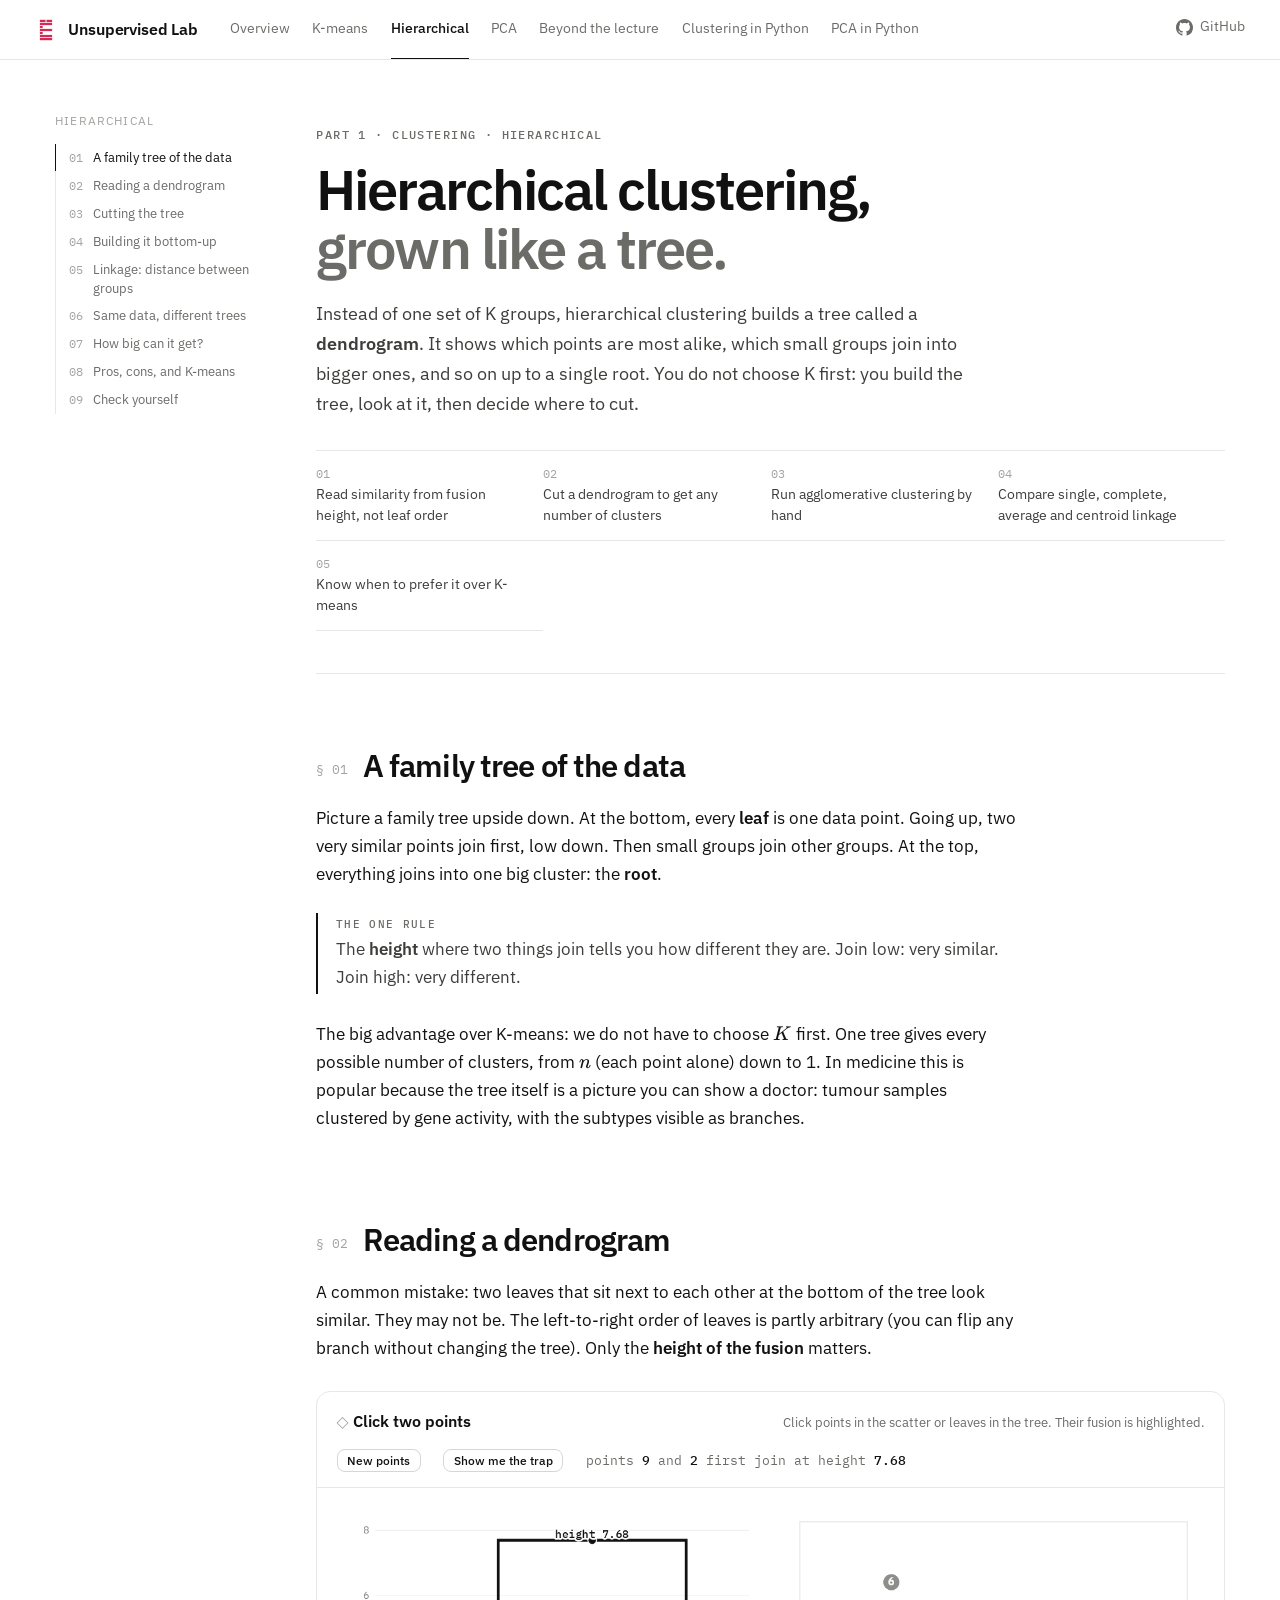
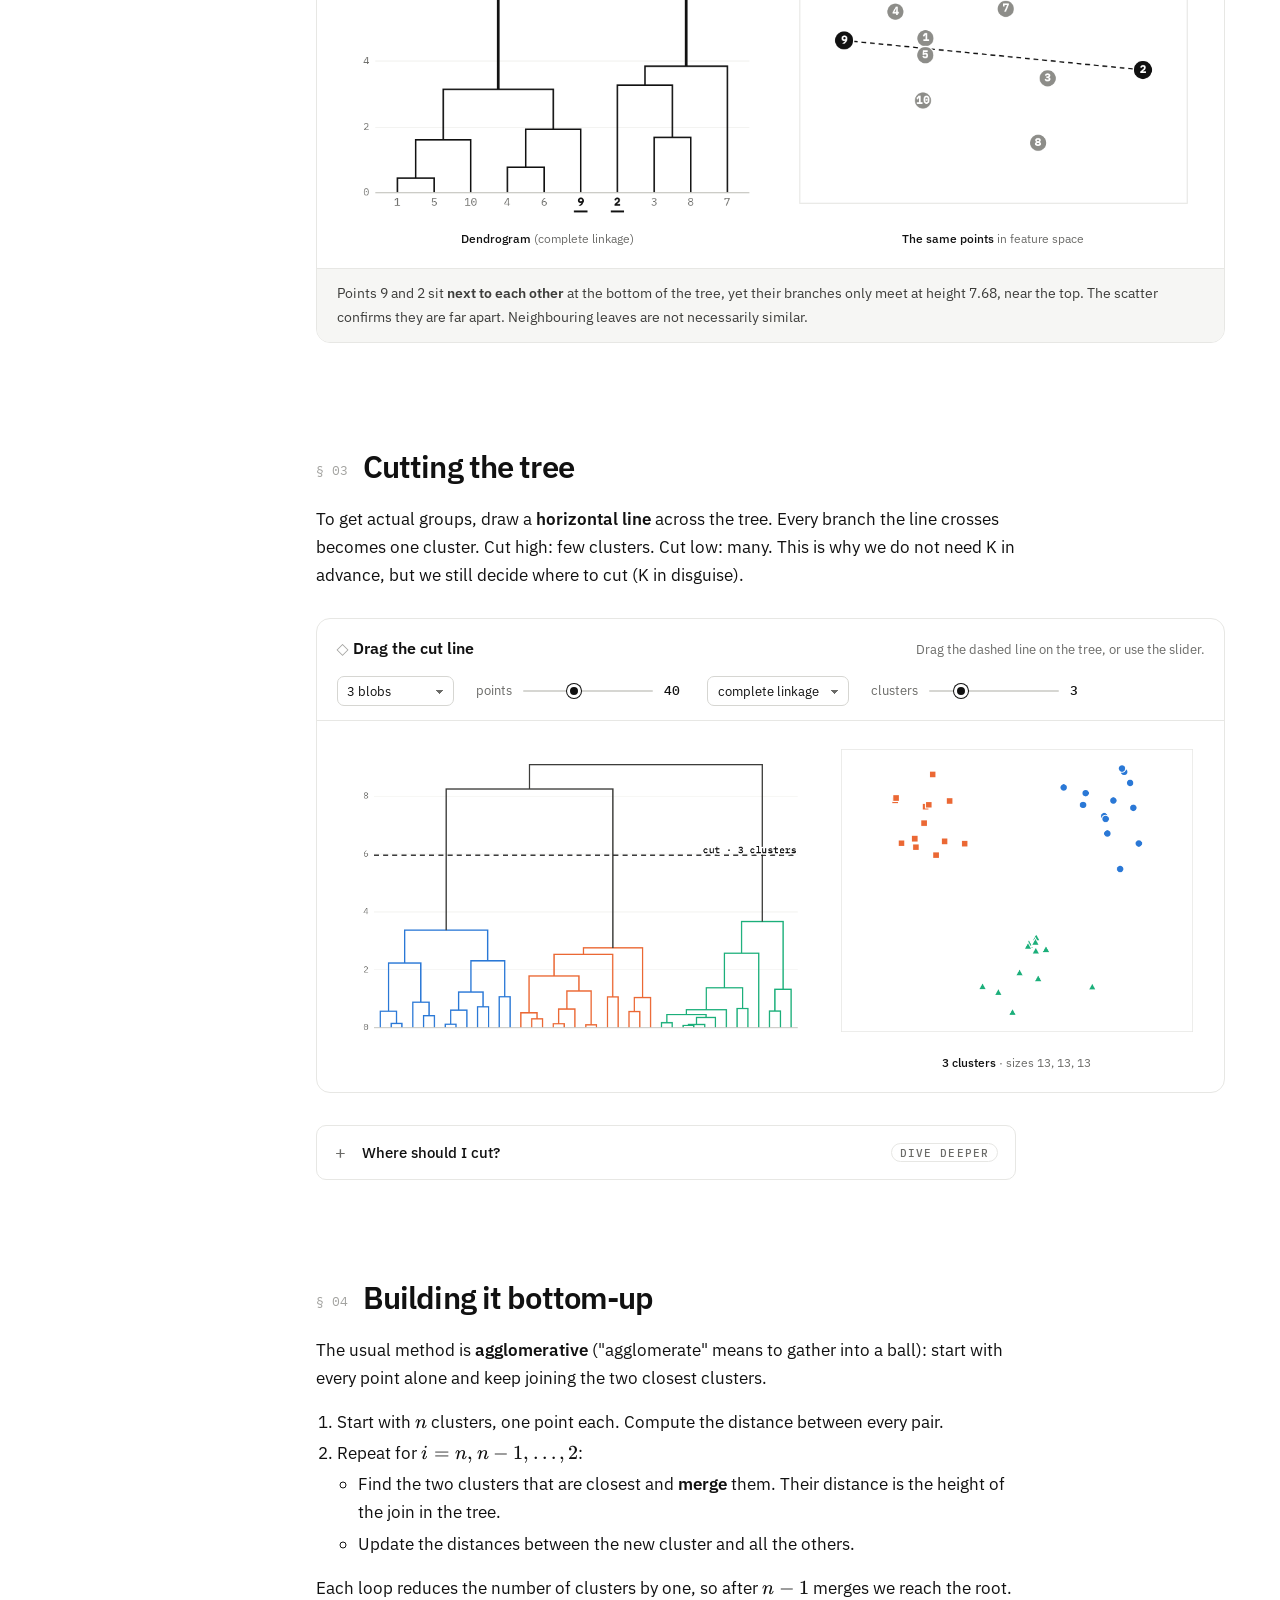
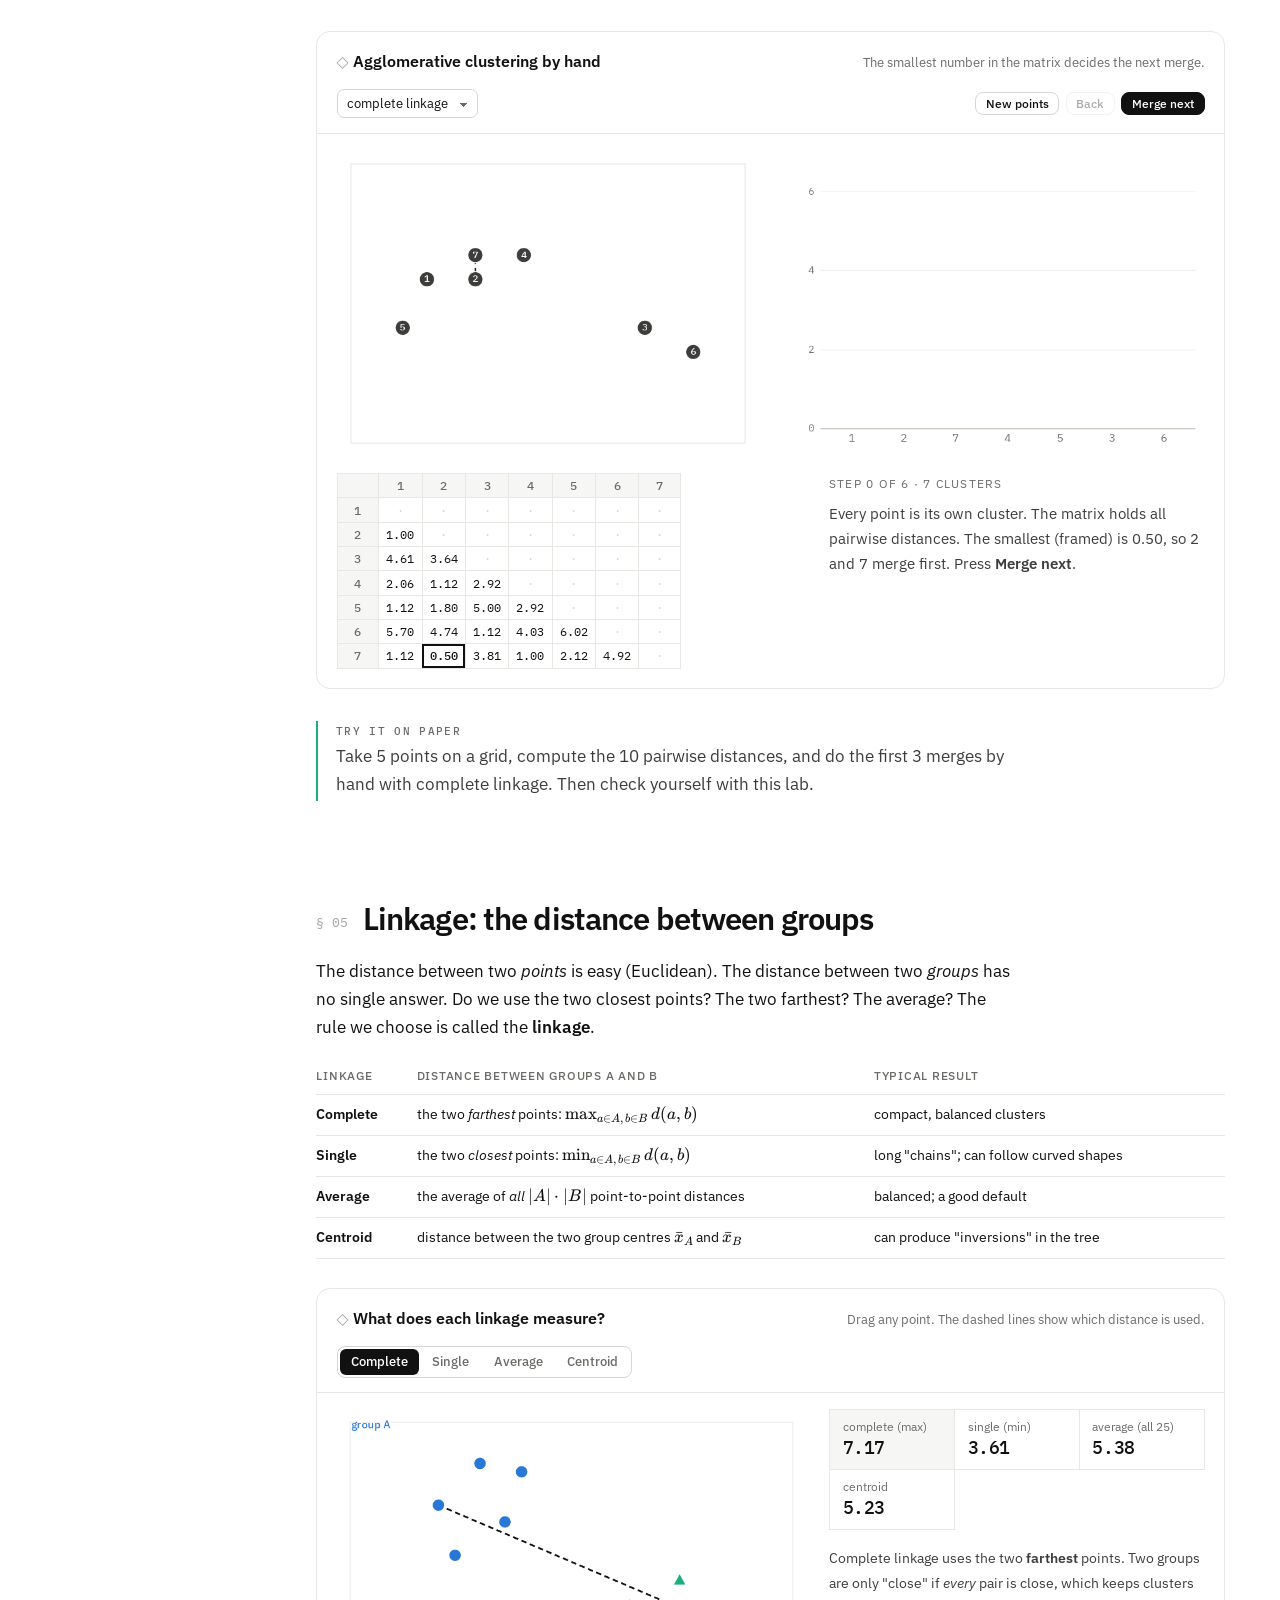
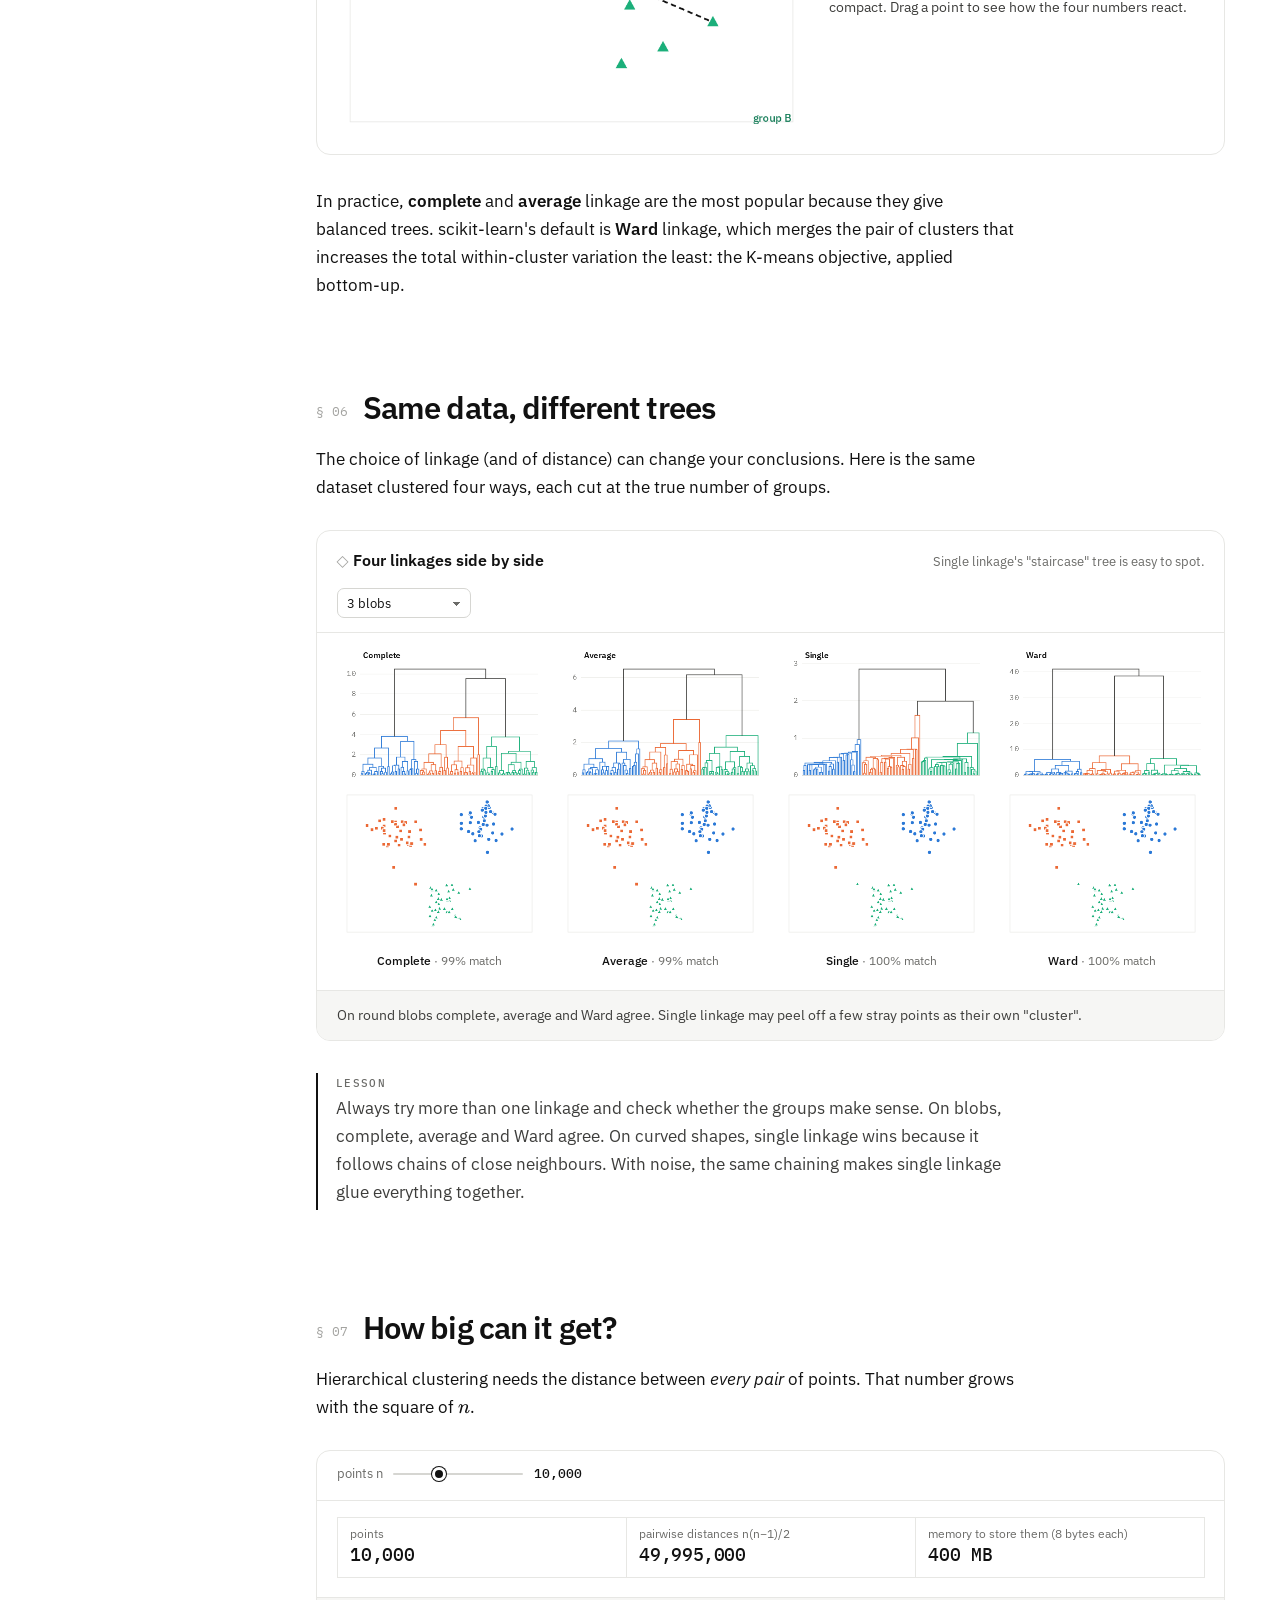
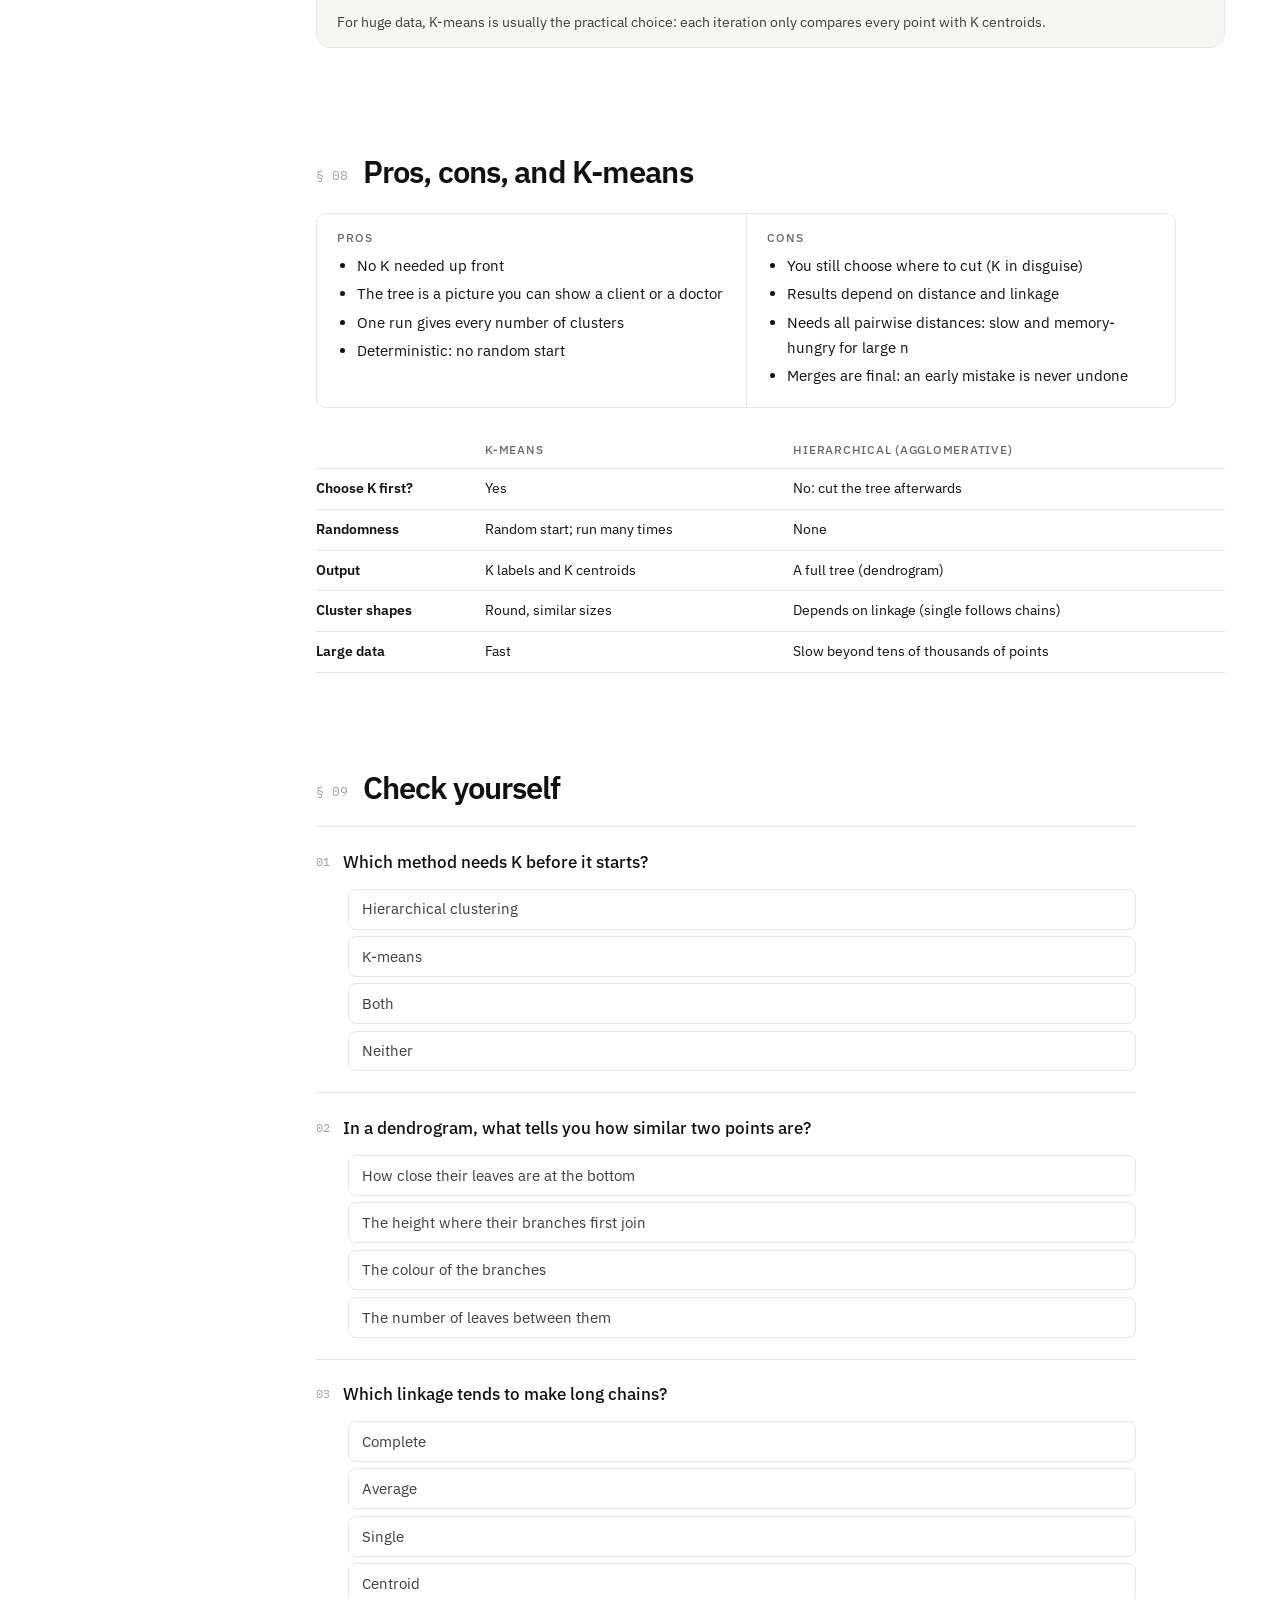
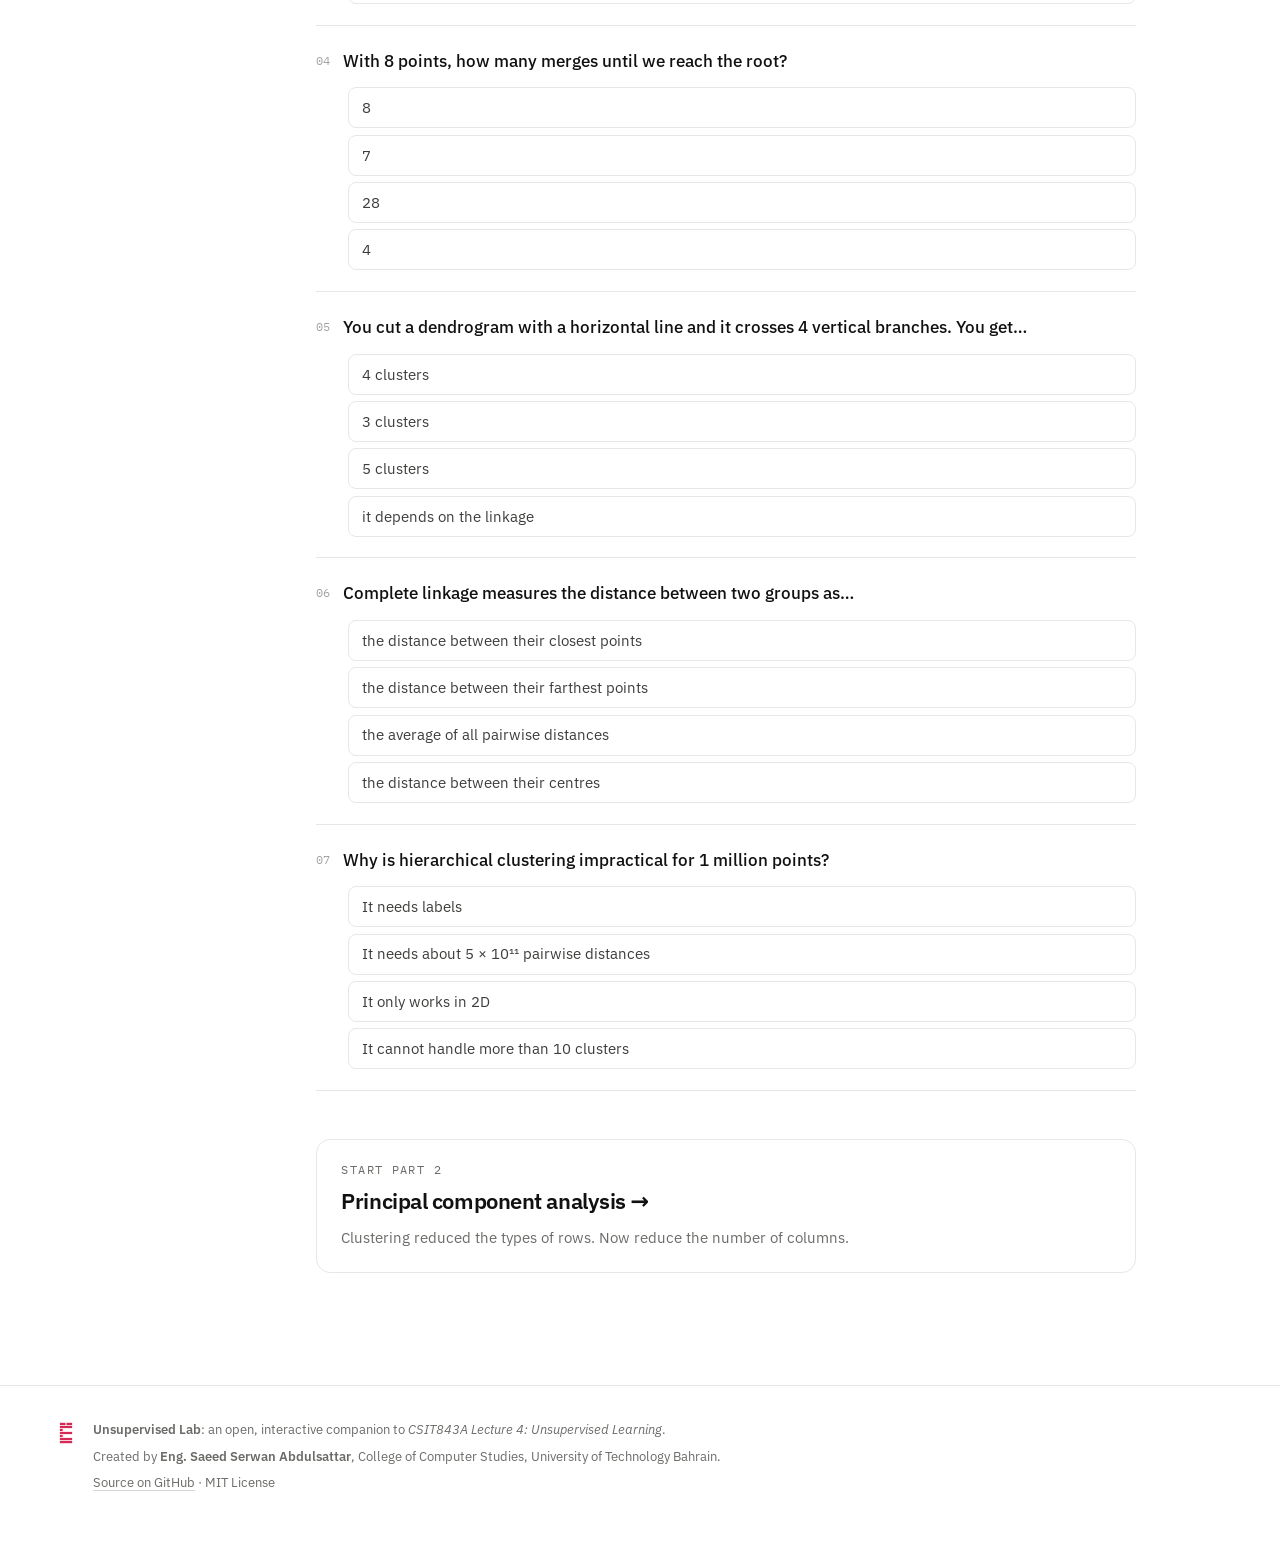
<file: hierarchical.html>
<!DOCTYPE html>
<html lang="en">
<head>
  <meta charset="utf-8">
  <meta name="viewport" content="width=device-width, initial-scale=1">
  <title>Hierarchical Clustering · Unsupervised Lab</title>
  <meta name="description" content="Interactive hierarchical clustering: read and cut dendrograms, build the tree step by step, and compare single, complete, average, centroid and Ward linkage.">
  <meta name="author" content="Eng. Saeed Serwan Abdulsattar">
  <meta property="og:title" content="Hierarchical Clustering · Unsupervised Lab">
  <meta property="og:description" content="Interactive hierarchical clustering: read and cut dendrograms, build the tree step by step, and compare single, complete, average, centroid and Ward linkage.">
  <meta property="og:image" content="assets/img/favicon-512.png">
  <meta name="theme-color" content="#ffffff">
  <link rel="icon" type="image/svg+xml" href="assets/img/utb-logo.svg">
  <link rel="icon" type="image/png" sizes="32x32" href="assets/img/favicon-32.png">
  <link rel="apple-touch-icon" href="assets/img/favicon-180.png">
  <link rel="stylesheet" href="assets/vendor/katex/katex.min.css">
  <link rel="stylesheet" href="assets/css/style.css">
</head>
<body>

<header class="site-header">
  <a class="brand" href="index.html">
    <img class="brand-logo" src="assets/img/utb-logo.svg" alt="University of Technology Bahrain logo" onerror="this.remove()">
    <span class="brand-title">Unsupervised Lab</span>
  </a>
  <nav class="page-tabs" aria-label="Lessons">
    <a href="index.html">Overview</a>
    <a href="kmeans.html">K-means</a>
    <a href="hierarchical.html" class="active" aria-current="page">Hierarchical</a>
    <a href="pca.html">PCA</a>
    <a href="beyond.html">Beyond the lecture</a>
    <a href="code-clustering.html">Clustering in Python</a>
    <a href="code-pca.html">PCA in Python</a>
  </nav>
  <nav class="top-links">
    <a href="https://github.com/SaeedSerwan/unsupervised" target="_blank" rel="noopener"><svg viewBox="0 0 16 16" aria-hidden="true"><path fill="currentColor" d="M8 0C3.58 0 0 3.58 0 8c0 3.54 2.29 6.53 5.47 7.59.4.07.55-.17.55-.38 0-.19-.01-.82-.01-1.49-2.01.37-2.53-.49-2.69-.94-.09-.23-.48-.94-.82-1.13-.28-.15-.68-.52-.01-.53.63-.01 1.08.58 1.23.82.72 1.21 1.87.87 2.33.66.07-.52.28-.87.51-1.07-1.78-.2-3.64-.89-3.64-3.95 0-.87.31-1.59.82-2.15-.08-.2-.36-1.02.08-2.12 0 0 .67-.21 2.2.82.64-.18 1.32-.27 2-.27.68 0 1.36.09 2 .27 1.53-1.04 2.2-.82 2.2-.82.44 1.1.16 1.92.08 2.12.51.56.82 1.27.82 2.15 0 3.07-1.87 3.75-3.65 3.95.29.25.54.73.54 1.48 0 1.07-.01 1.93-.01 2.2 0 .21.15.46.55.38A8.013 8.013 0 0016 8c0-4.42-3.58-8-8-8z"/></svg>GitHub</a>
  </nav>
</header>

<div class="layout">
  <aside class="toc" aria-label="Contents">
    <p class="toc-title">Hierarchical</p>
    <ol>
      <li><a href="#idea">A family tree of the data</a></li>
      <li><a href="#read">Reading a dendrogram</a></li>
      <li><a href="#cut">Cutting the tree</a></li>
      <li><a href="#build">Building it bottom-up</a></li>
      <li><a href="#linkage">Linkage: distance between groups</a></li>
      <li><a href="#linkage-compare">Same data, different trees</a></li>
      <li><a href="#cost">How big can it get?</a></li>
      <li><a href="#summary">Pros, cons, and K-means</a></li>
      <li><a href="#quiz">Check yourself</a></li>
    </ol>
  </aside>

  <main>
    <section class="hero">
      <p class="eyebrow">Part 1 · Clustering · Hierarchical</p>
      <h1>Hierarchical clustering, <em>grown like a tree.</em></h1>
      <p class="lead">Instead of one set of K groups, hierarchical clustering builds a tree called a <strong>dendrogram</strong>. It shows which points are most alike, which small groups join into bigger ones, and so on up to a single root. You do not choose K first: you build the tree, look at it, then decide where to cut.</p>
      <div class="learn-grid">
        <div><span class="num">01</span>Read similarity from fusion height, not leaf order</div>
        <div><span class="num">02</span>Cut a dendrogram to get any number of clusters</div>
        <div><span class="num">03</span>Run agglomerative clustering by hand</div>
        <div><span class="num">04</span>Compare single, complete, average and centroid linkage</div>
        <div><span class="num">05</span>Know when to prefer it over K-means</div>
      </div>
    </section>

    <section id="idea" class="chapter">
      <h2><span class="chap">01</span>A family tree of the data</h2>
      <p>Picture a family tree upside down. At the bottom, every <strong>leaf</strong> is one data point. Going up, two very similar points join first, low down. Then small groups join other groups. At the top, everything joins into one big cluster: the <strong>root</strong>.</p>
      <div class="callout"><span class="label">The one rule</span><p>The <strong>height</strong> where two things join tells you how different they are. Join low: very similar. Join high: very different.</p></div>
      <p>The big advantage over K-means: we do not have to choose \(K\) first. One tree gives every possible number of clusters, from \(n\) (each point alone) down to 1. In medicine this is popular because the tree itself is a picture you can show a doctor: tumour samples clustered by gene activity, with the subtypes visible as branches.</p>
    </section>

    <section id="read" class="chapter">
      <h2><span class="chap">02</span>Reading a dendrogram</h2>
      <p>A common mistake: two leaves that sit next to each other at the bottom of the tree look similar. They may not be. The left-to-right order of leaves is partly arbitrary (you can flip any branch without changing the tree). Only the <strong>height of the fusion</strong> matters.</p>
      <div class="lab">
        <div class="lab-head"><p class="lab-title">Click two points</p><p class="lab-hint">Click points in the scatter or leaves in the tree. Their fusion is highlighted.</p></div>
        <div class="controls">
          <button class="btn ghost small" id="rd-new">New points</button>
          <button class="btn ghost small" id="rd-trap">Show me the trap</button>
          <span class="status" id="rd-status"></span>
        </div>
        <div class="lab-body">
          <div class="lab-grid even">
            <div><div class="plot" id="rd-tree"></div><p class="plot-cap"><b>Dendrogram</b> (complete linkage)</p></div>
            <div><div class="plot" id="rd-scatter"></div><p class="plot-cap"><b>The same points</b> in feature space</p></div>
          </div>
        </div>
        <div class="lab-foot" id="rd-foot"></div>
      </div>
    </section>

    <section id="cut" class="chapter">
      <h2><span class="chap">03</span>Cutting the tree</h2>
      <p>To get actual groups, draw a <strong>horizontal line</strong> across the tree. Every branch the line crosses becomes one cluster. Cut high: few clusters. Cut low: many. This is why we do not need K in advance, but we still decide where to cut (K in disguise).</p>
      <div class="lab">
        <div class="lab-head"><p class="lab-title">Drag the cut line</p><p class="lab-hint">Drag the dashed line on the tree, or use the slider.</p></div>
        <div class="controls">
          <select id="ct-data" aria-label="Dataset"><option value="blobs3">3 blobs</option><option value="blobs4">4 blobs</option><option value="varied">uneven blobs</option><option value="moons">two moons</option><option value="uniform">no structure</option></select>
          <label class="ctl">points <input type="range" id="ct-n" min="10" max="90" step="5" value="40"><output></output></label>
          <select id="ct-link" aria-label="Linkage"><option value="complete">complete linkage</option><option value="average">average linkage</option><option value="single">single linkage</option><option value="centroid">centroid linkage</option><option value="ward">Ward linkage</option></select>
          <label class="ctl">clusters <input type="range" id="ct-k" min="1" max="10" value="3"><output></output></label>
        </div>
        <div class="lab-body">
          <div class="lab-grid">
            <div><div class="plot" id="ct-tree"></div></div>
            <div><div class="plot" id="ct-scatter"></div><p class="plot-cap" id="ct-cap"></p></div>
          </div>
        </div>
      </div>
      <details class="deeper">
        <summary>Where should I cut? <span class="tag">dive deeper</span></summary>
        <div class="body">
          <p>Look for a <strong>long vertical gap</strong>: a range of heights where no merges happen. Cutting inside that gap gives groups that are far apart compared with how tight they are. In the lab, 3 blobs show one obvious gap; "no structure" data has none, and every cut is equally arbitrary. You can also use the silhouette score from the <a href="kmeans.html#choose-k">K-means lesson</a> on each cut, or a domain reason ("the business wants 4 segments").</p>
        </div>
      </details>
    </section>

    <section id="build" class="chapter">
      <h2><span class="chap">04</span>Building it bottom-up</h2>
      <p>The usual method is <strong>agglomerative</strong> ("agglomerate" means to gather into a ball): start with every point alone and keep joining the two closest clusters.</p>
      <ol class="prose">
        <li>Start with \(n\) clusters, one point each. Compute the distance between every pair.</li>
        <li>Repeat for \(i = n, n-1, \dots, 2\):
          <ul><li>Find the two clusters that are closest and <strong>merge</strong> them. Their distance is the height of the join in the tree.</li>
          <li>Update the distances between the new cluster and all the others.</li></ul></li>
      </ol>
      <p>Each loop reduces the number of clusters by one, so after \(n-1\) merges we reach the root.</p>
      <div class="lab">
        <div class="lab-head"><p class="lab-title">Agglomerative clustering by hand</p><p class="lab-hint">The smallest number in the matrix decides the next merge.</p></div>
        <div class="controls">
          <select id="bd-link" aria-label="Linkage"><option value="complete">complete linkage</option><option value="single">single linkage</option><option value="average">average linkage</option><option value="centroid">centroid linkage</option></select>
          <span class="grow"></span>
          <div class="btn-row"><button class="btn ghost small" id="bd-new">New points</button><button class="btn ghost small" id="bd-back">Back</button><button class="btn small" id="bd-step">Merge next</button></div>
        </div>
        <div class="lab-body">
          <div class="lab-grid even">
            <div><div class="plot" id="bd-scatter"></div></div>
            <div><div class="plot" id="bd-tree"></div></div>
          </div>
          <div class="lab-grid" style="margin-top:1rem">
            <div class="table-wrap" style="margin:0"><table class="matrix" id="bd-matrix"></table></div>
            <div><p class="kicker">Step <span id="bd-n"></span></p><p id="bd-msg" style="font-size:.92rem;color:var(--ink-2)"></p></div>
          </div>
        </div>
      </div>
      <div class="callout tip"><span class="label">Try it on paper</span><p>Take 5 points on a grid, compute the 10 pairwise distances, and do the first 3 merges by hand with complete linkage. Then check yourself with this lab.</p></div>
    </section>

    <section id="linkage" class="chapter">
      <h2><span class="chap">05</span>Linkage: the distance between groups</h2>
      <p>The distance between two <em>points</em> is easy (Euclidean). The distance between two <em>groups</em> has no single answer. Do we use the two closest points? The two farthest? The average? The rule we choose is called the <strong>linkage</strong>.</p>
      <div class="table-wrap"><table class="clean">
        <thead><tr><th>Linkage</th><th>Distance between groups A and B</th><th>Typical result</th></tr></thead>
        <tbody>
          <tr><td><strong>Complete</strong></td><td>the two <em>farthest</em> points: \(\max_{a\in A,\, b\in B} d(a,b)\)</td><td>compact, balanced clusters</td></tr>
          <tr><td><strong>Single</strong></td><td>the two <em>closest</em> points: \(\min_{a\in A,\, b\in B} d(a,b)\)</td><td>long "chains"; can follow curved shapes</td></tr>
          <tr><td><strong>Average</strong></td><td>the average of <em>all</em> \(|A|\cdot|B|\) point-to-point distances</td><td>balanced; a good default</td></tr>
          <tr><td><strong>Centroid</strong></td><td>distance between the two group centres \(\bar{x}_A\) and \(\bar{x}_B\)</td><td>can produce "inversions" in the tree</td></tr>
        </tbody>
      </table></div>
      <div class="lab">
        <div class="lab-head"><p class="lab-title">What does each linkage measure?</p><p class="lab-hint">Drag any point. The dashed lines show which distance is used.</p></div>
        <div class="controls"><div class="seg" id="lk-mode"><button data-v="complete" class="on">Complete</button><button data-v="single">Single</button><button data-v="average">Average</button><button data-v="centroid">Centroid</button></div></div>
        <div class="lab-body"><div class="lab-grid"><div class="plot" id="lk-plot"></div><div><div class="stats" id="lk-stats"></div><p id="lk-msg" style="font-size:.9rem;color:var(--ink-2)"></p></div></div></div>
      </div>
      <p>In practice, <strong>complete</strong> and <strong>average</strong> linkage are the most popular because they give balanced trees. scikit-learn's default is <strong>Ward</strong> linkage, which merges the pair of clusters that increases the total within-cluster variation the least: the K-means objective, applied bottom-up.</p>
    </section>

    <section id="linkage-compare" class="chapter">
      <h2><span class="chap">06</span>Same data, different trees</h2>
      <p>The choice of linkage (and of distance) can change your conclusions. Here is the same dataset clustered four ways, each cut at the true number of groups.</p>
      <div class="lab">
        <div class="lab-head"><p class="lab-title">Four linkages side by side</p><p class="lab-hint">Single linkage's "staircase" tree is easy to spot.</p></div>
        <div class="controls"><select id="cmp-data" aria-label="Dataset"><option value="blobs3">3 blobs</option><option value="moons">two moons</option><option value="circles">circles</option><option value="varied">uneven blobs</option><option value="noisy">blobs with noise</option></select></div>
        <div class="lab-body"><div class="lab-grid four" id="cmp-grid"></div></div>
        <div class="lab-foot" id="cmp-foot"></div>
      </div>
      <div class="callout"><span class="label">Lesson</span><p>Always try more than one linkage and check whether the groups make sense. On blobs, complete, average and Ward agree. On curved shapes, single linkage wins because it follows chains of close neighbours. With noise, the same chaining makes single linkage glue everything together.</p></div>
    </section>

    <section id="cost" class="chapter">
      <h2><span class="chap">07</span>How big can it get?</h2>
      <p>Hierarchical clustering needs the distance between <em>every pair</em> of points. That number grows with the square of \(n\).</p>
      <div class="lab">
        <div class="controls"><label class="ctl">points n <input type="range" id="cs-n" min="0" max="6" value="2"><output></output></label></div>
        <div class="lab-body"><div class="stats" id="cs-stats" style="margin:0"></div></div>
        <div class="lab-foot">For huge data, K-means is usually the practical choice: each iteration only compares every point with K centroids.</div>
      </div>
    </section>

    <section id="summary" class="chapter">
      <h2><span class="chap">08</span>Pros, cons, and K-means</h2>
      <div class="pros-cons">
        <div><h4>Pros</h4><ul><li>No K needed up front</li><li>The tree is a picture you can show a client or a doctor</li><li>One run gives every number of clusters</li><li>Deterministic: no random start</li></ul></div>
        <div><h4>Cons</h4><ul><li>You still choose where to cut (K in disguise)</li><li>Results depend on distance and linkage</li><li>Needs all pairwise distances: slow and memory-hungry for large n</li><li>Merges are final: an early mistake is never undone</li></ul></div>
      </div>
      <div class="table-wrap"><table class="clean">
        <thead><tr><th></th><th>K-means</th><th>Hierarchical (agglomerative)</th></tr></thead>
        <tbody>
          <tr><td><strong>Choose K first?</strong></td><td>Yes</td><td>No: cut the tree afterwards</td></tr>
          <tr><td><strong>Randomness</strong></td><td>Random start; run many times</td><td>None</td></tr>
          <tr><td><strong>Output</strong></td><td>K labels and K centroids</td><td>A full tree (dendrogram)</td></tr>
          <tr><td><strong>Cluster shapes</strong></td><td>Round, similar sizes</td><td>Depends on linkage (single follows chains)</td></tr>
          <tr><td><strong>Large data</strong></td><td>Fast</td><td>Slow beyond tens of thousands of points</td></tr>
        </tbody>
      </table></div>
    </section>

    <section id="quiz" class="chapter">
      <h2><span class="chap">09</span>Check yourself</h2>
      <div class="quiz" id="quiz-box"></div>
      <p class="quiz-score" id="quiz-box-score"></p>
      <a class="next-card" href="pca.html">
        <span class="next-eyebrow">Start part 2</span>
        <span class="next-title">Principal component analysis →</span>
        <span class="next-text">Clustering reduced the types of rows. Now reduce the number of columns.</span>
      </a>
    </section>
  </main>
</div>

<footer class="site-footer">
  <div class="footer-inner">
    <img class="footer-logo" src="assets/img/utb-logo.svg" alt="" onerror="this.remove()">
    <div>
      <p><strong>Unsupervised Lab</strong>: an open, interactive companion to <em>CSIT843A Lecture 4: Unsupervised Learning</em>.</p>
      <p>Created by <strong>Eng. Saeed Serwan Abdulsattar</strong>, College of Computer Studies, University of Technology Bahrain.</p>
      <p><a href="https://github.com/SaeedSerwan/unsupervised" target="_blank" rel="noopener">Source on GitHub</a> · MIT License</p>
    </div>
  </div>
</footer>

<script src="assets/vendor/katex/katex.min.js"></script>
<script src="assets/vendor/katex/auto-render.min.js"></script>
<script src="assets/js/lib.js"></script>
<script src="assets/js/hier.js"></script>
</body>
</html>
</file>
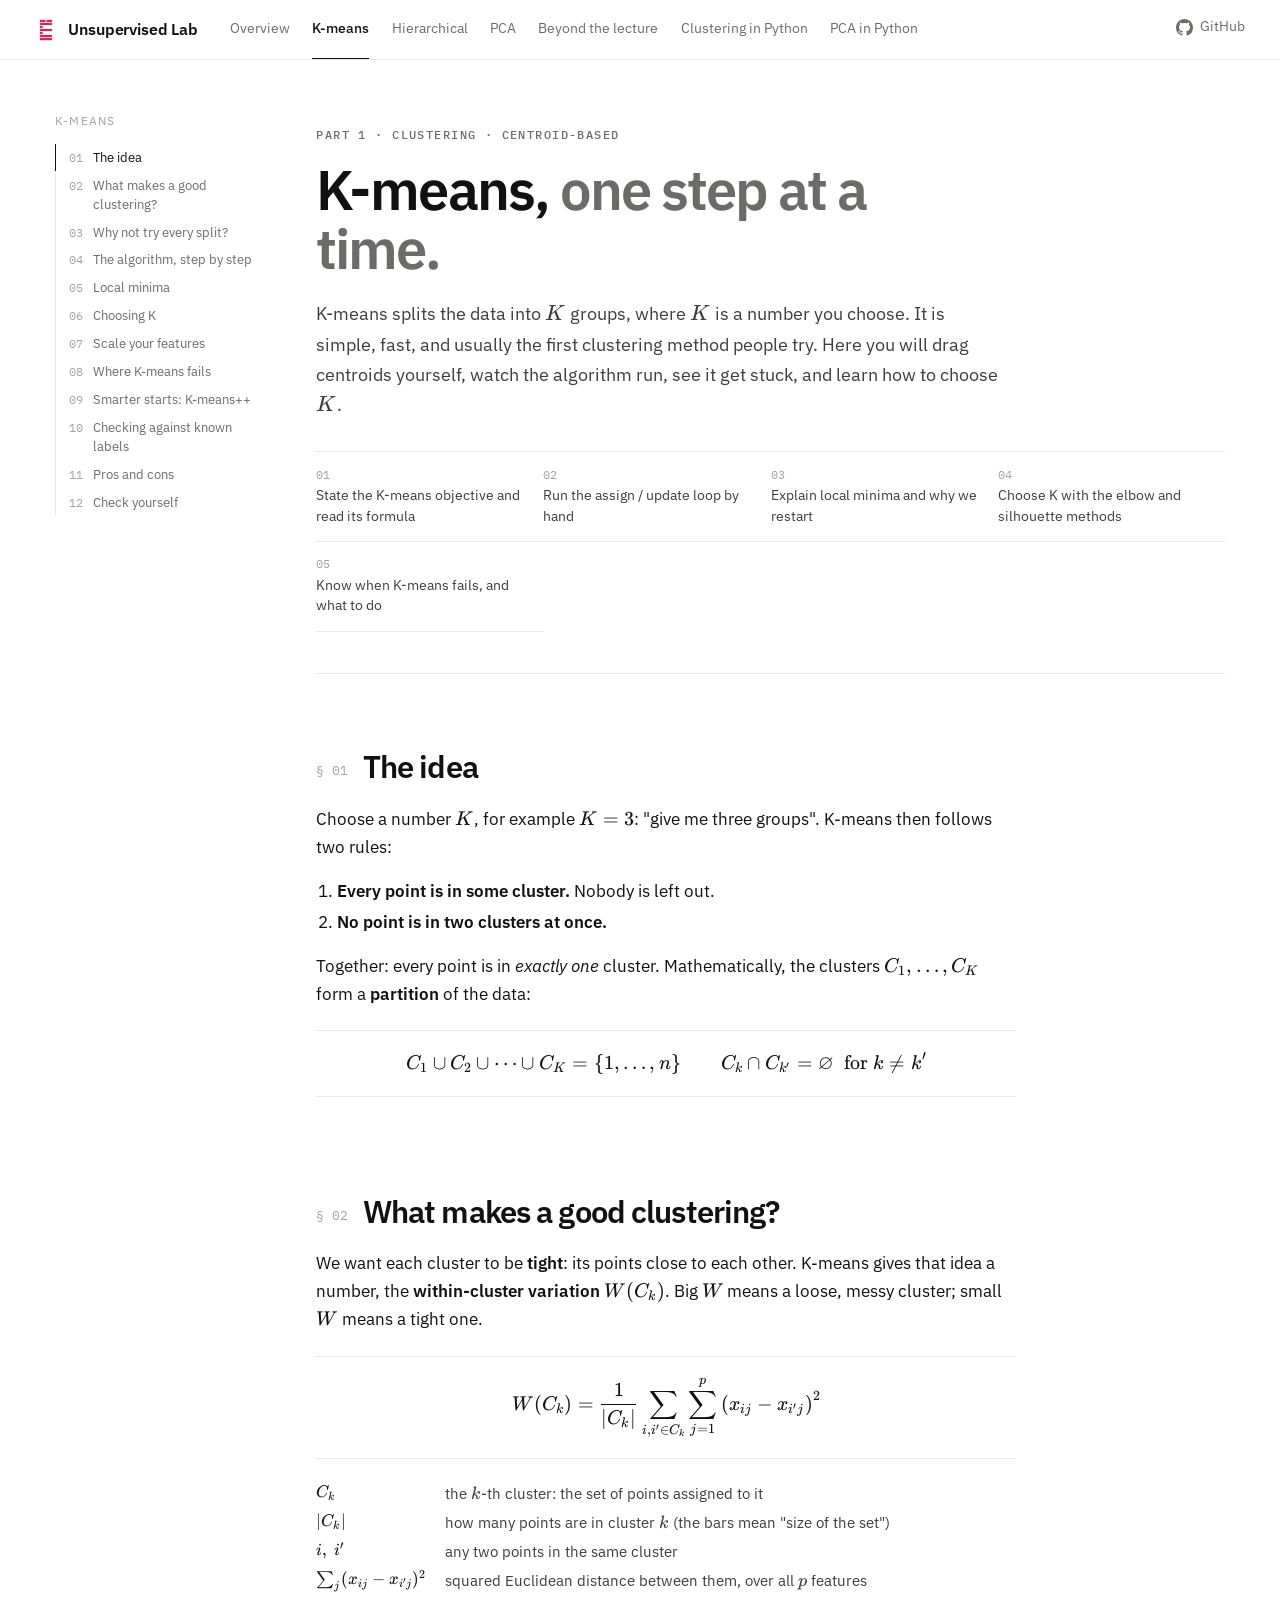
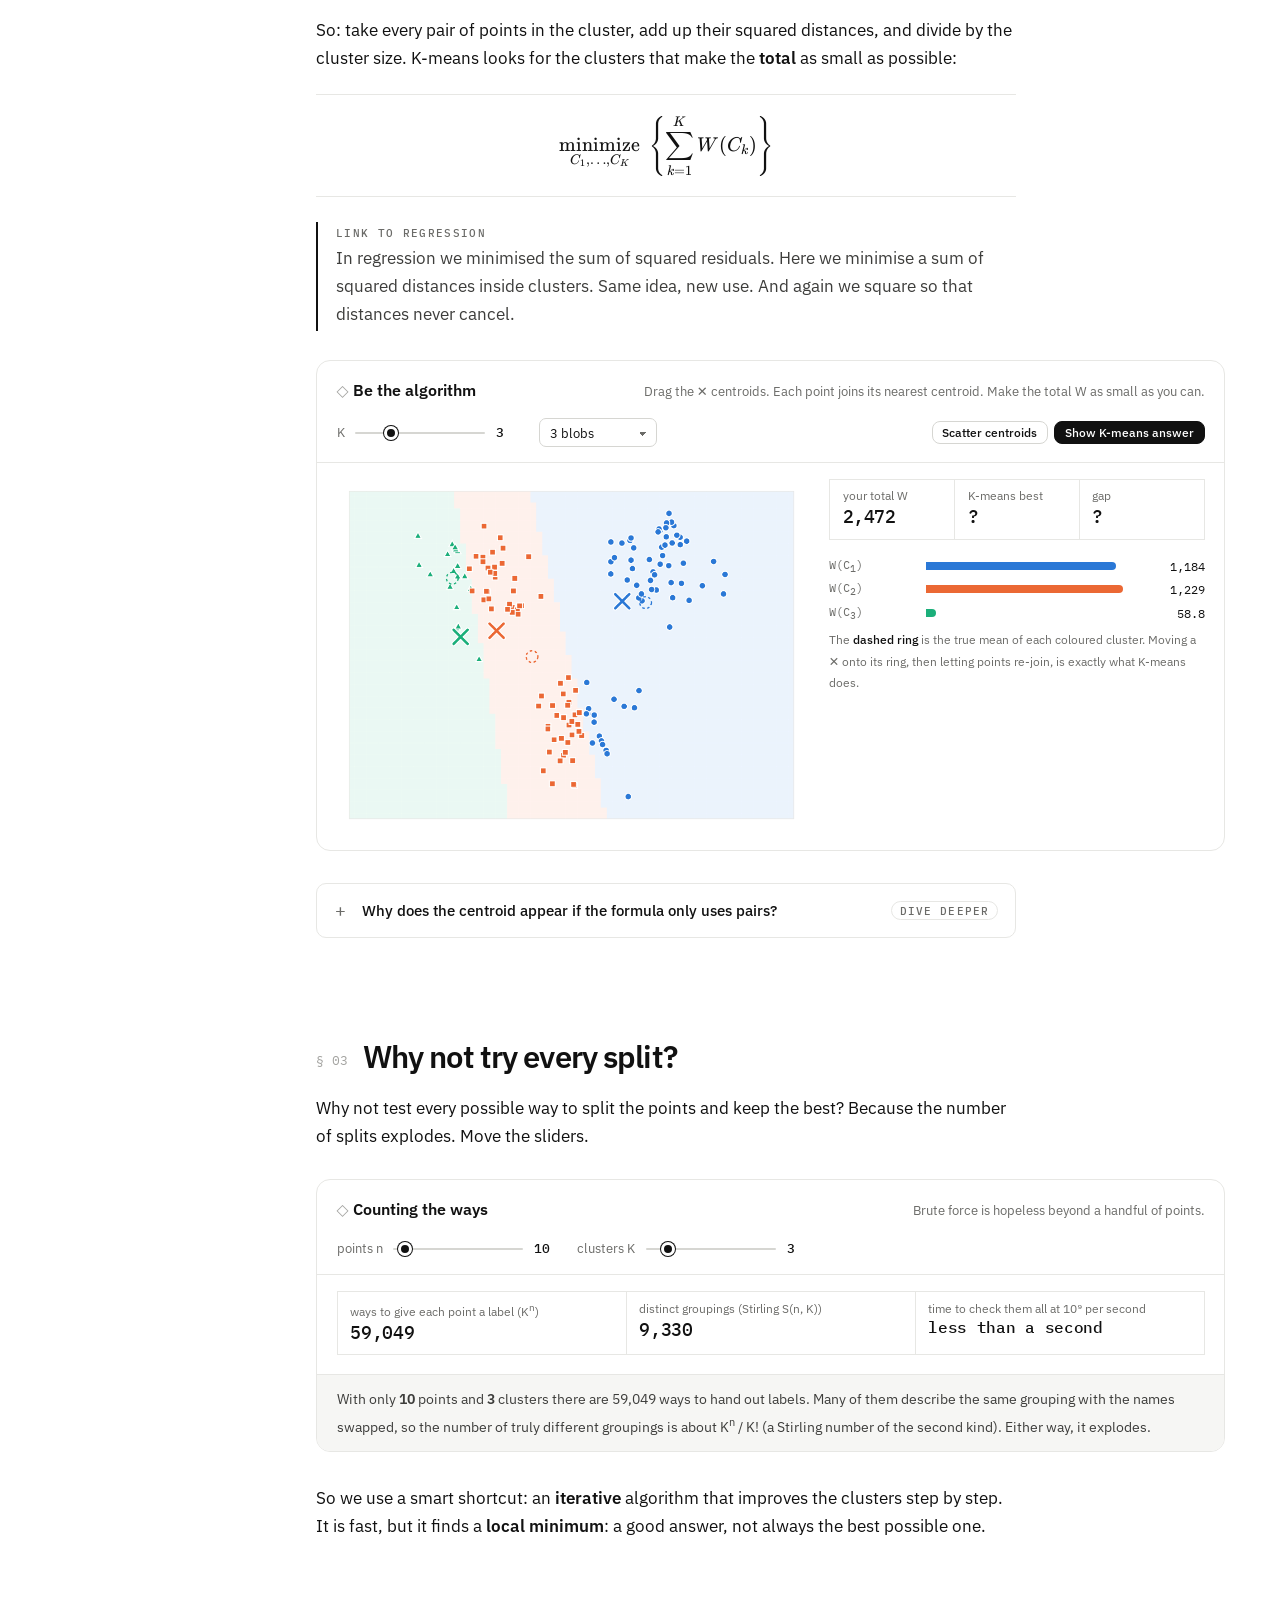
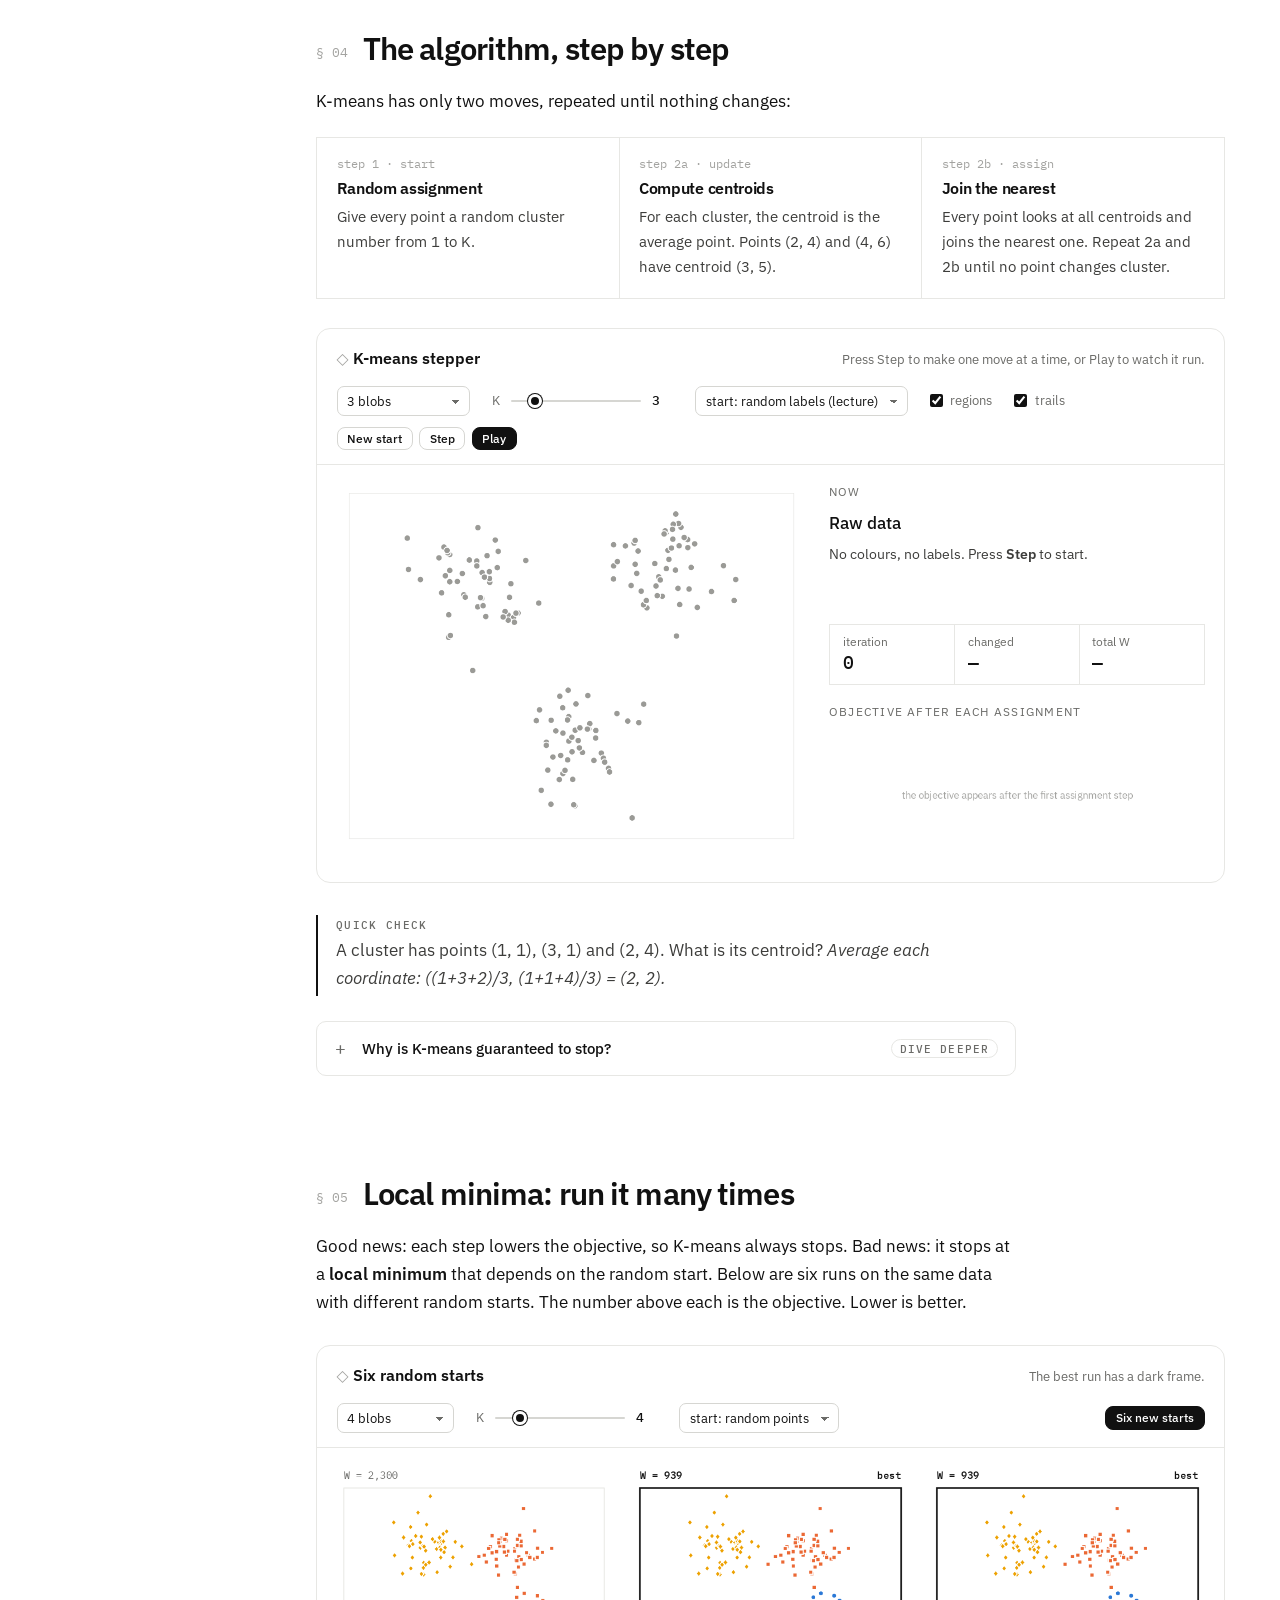
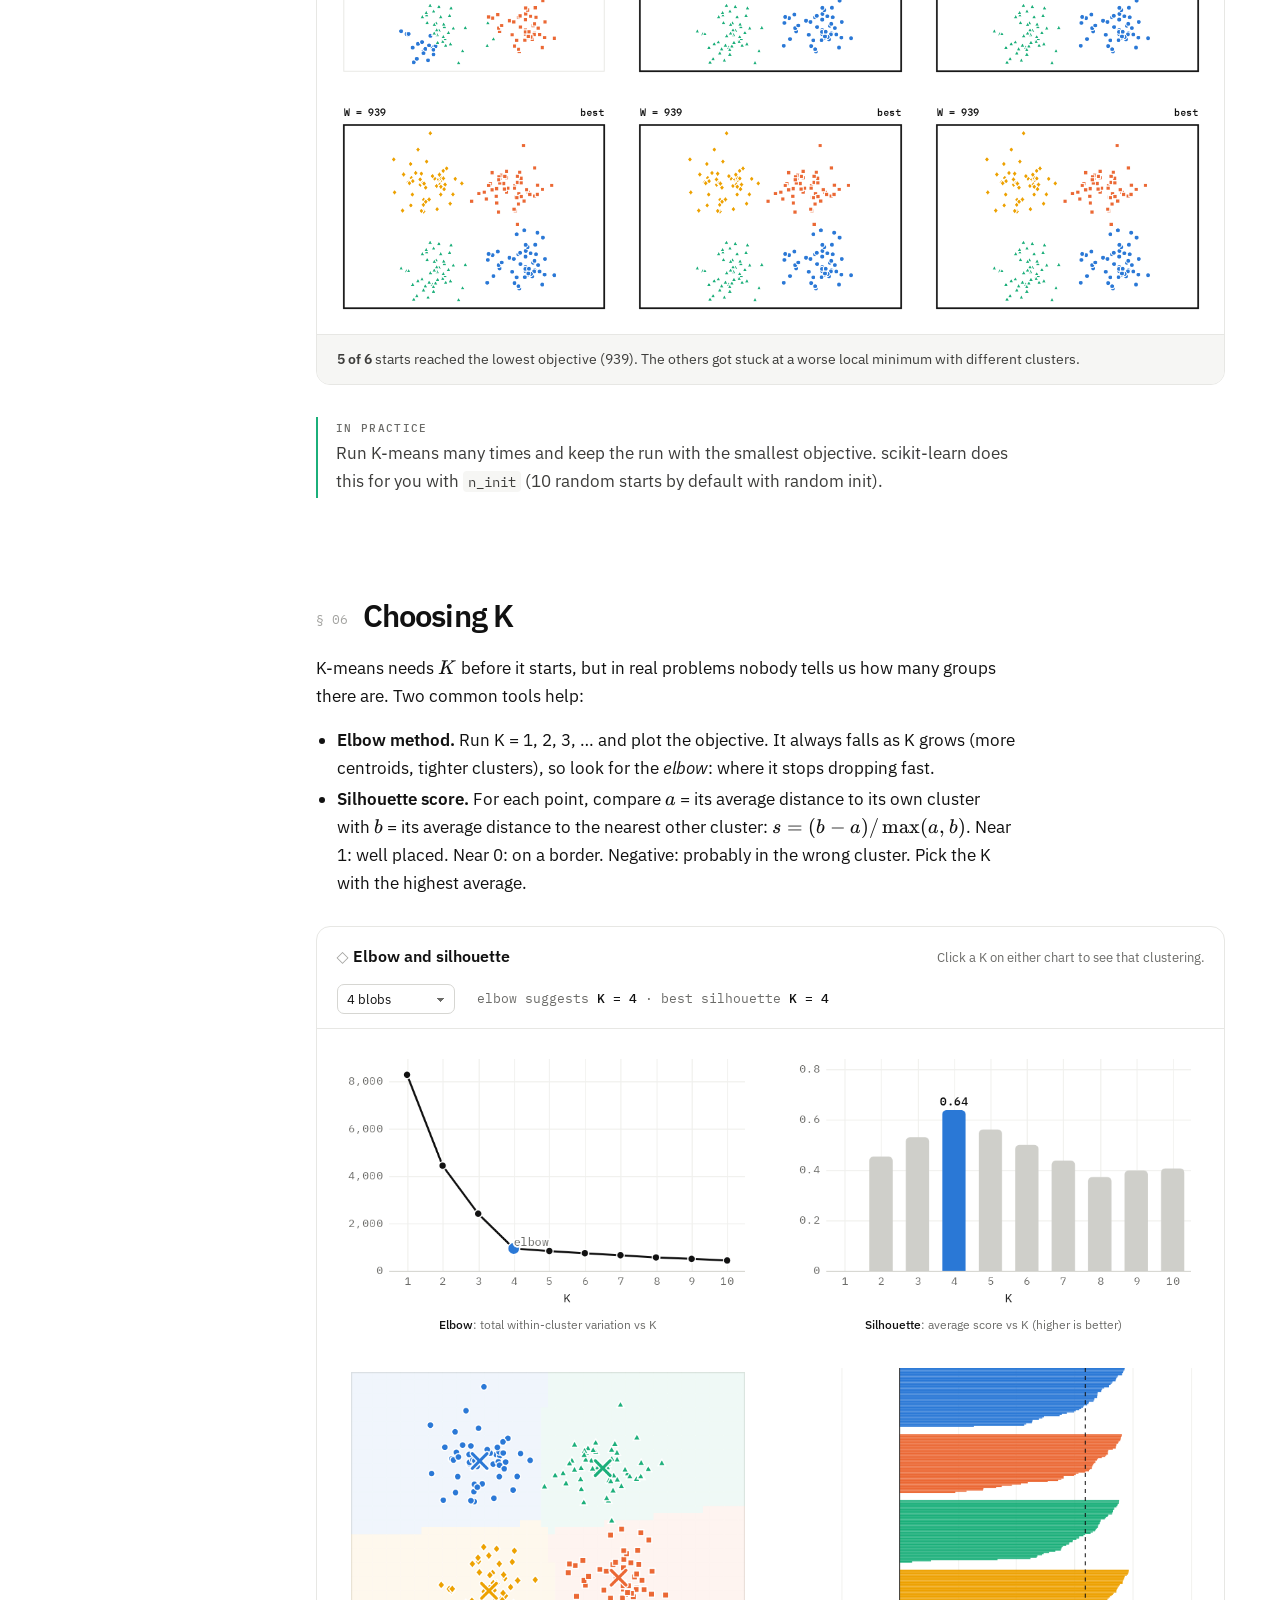
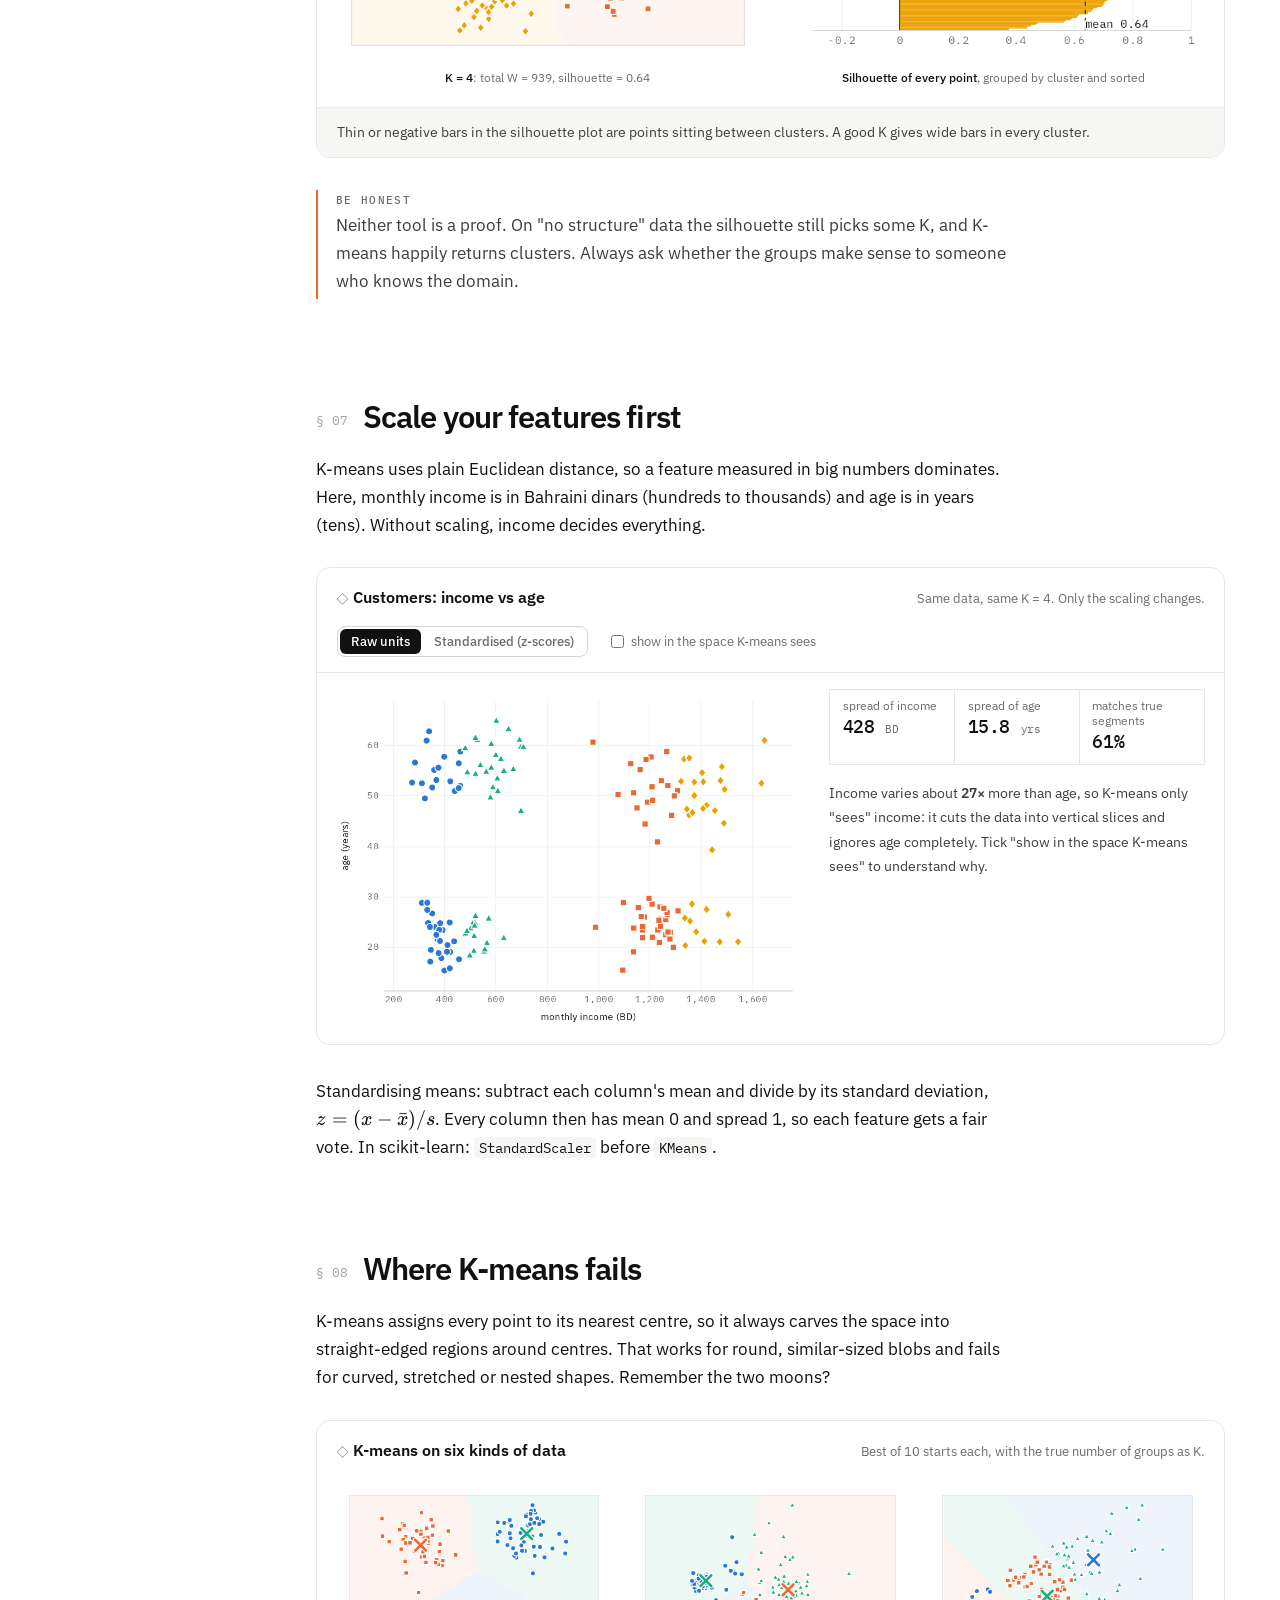
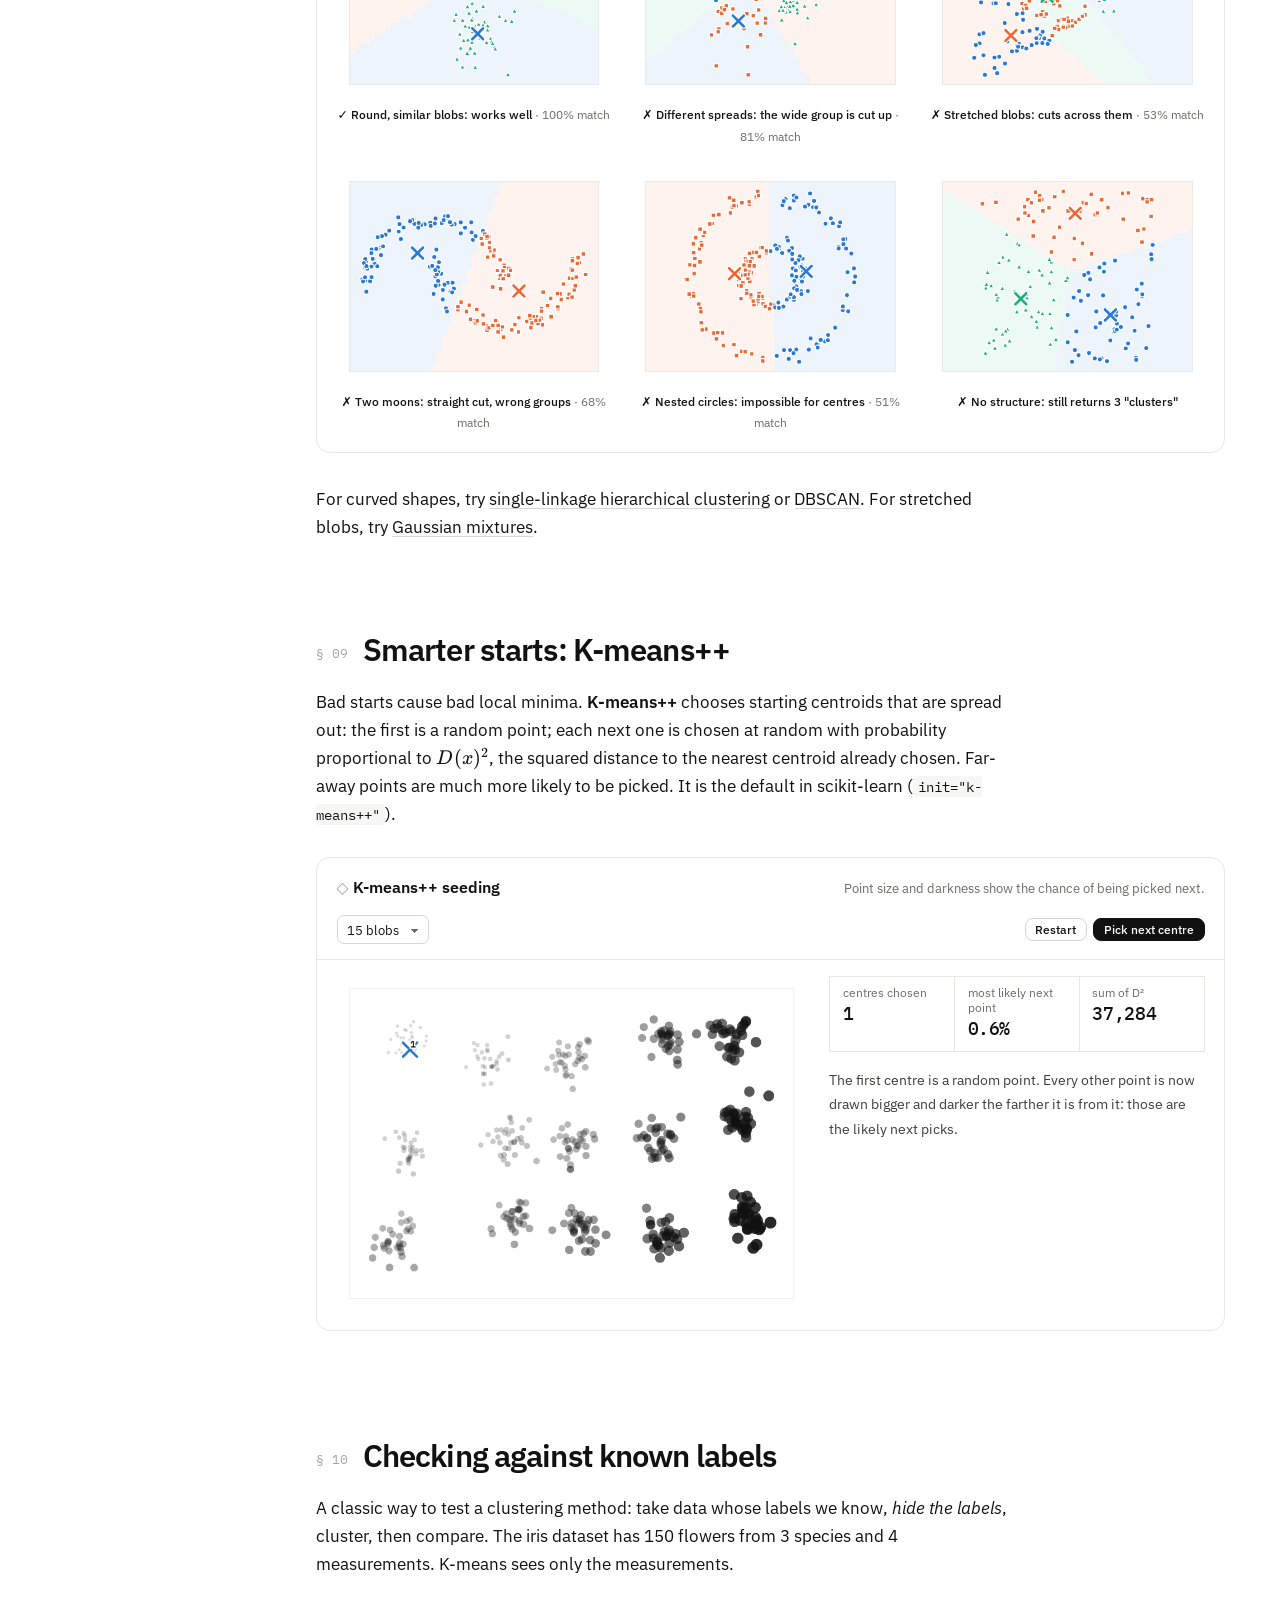
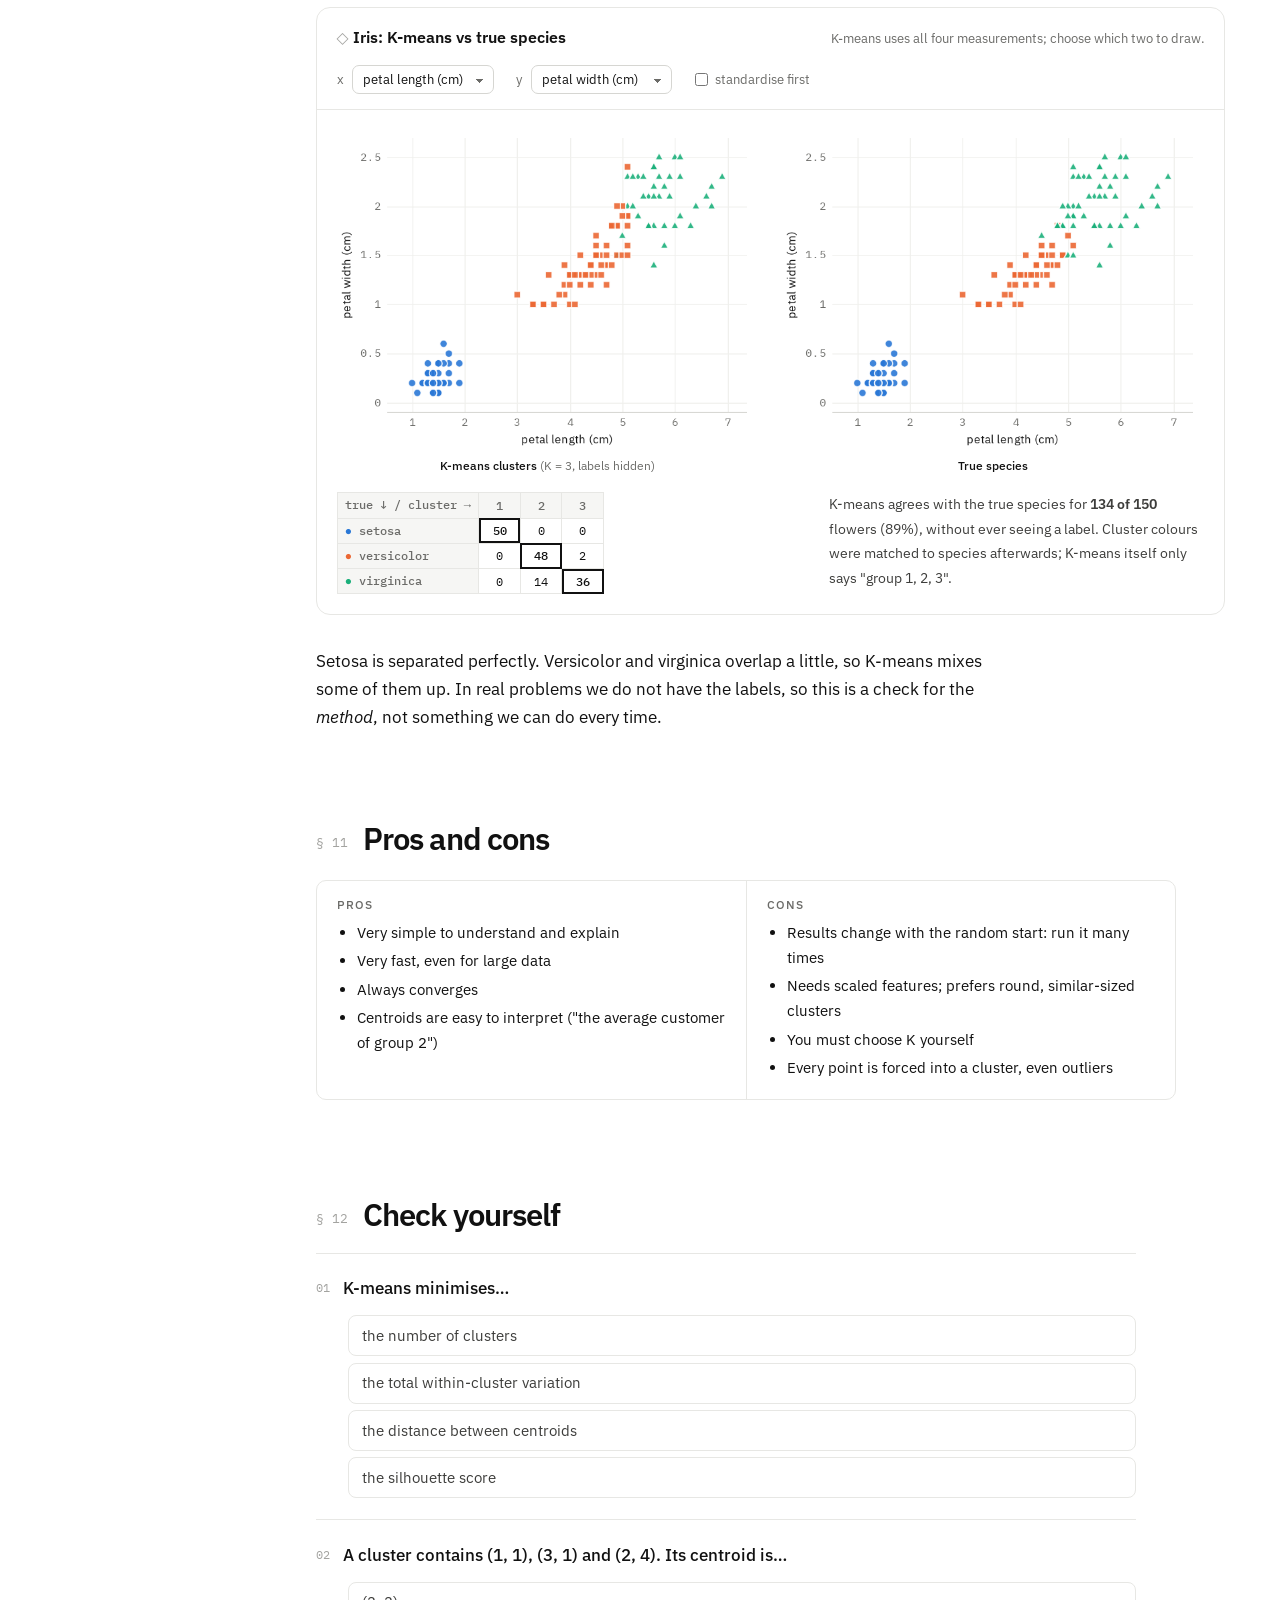
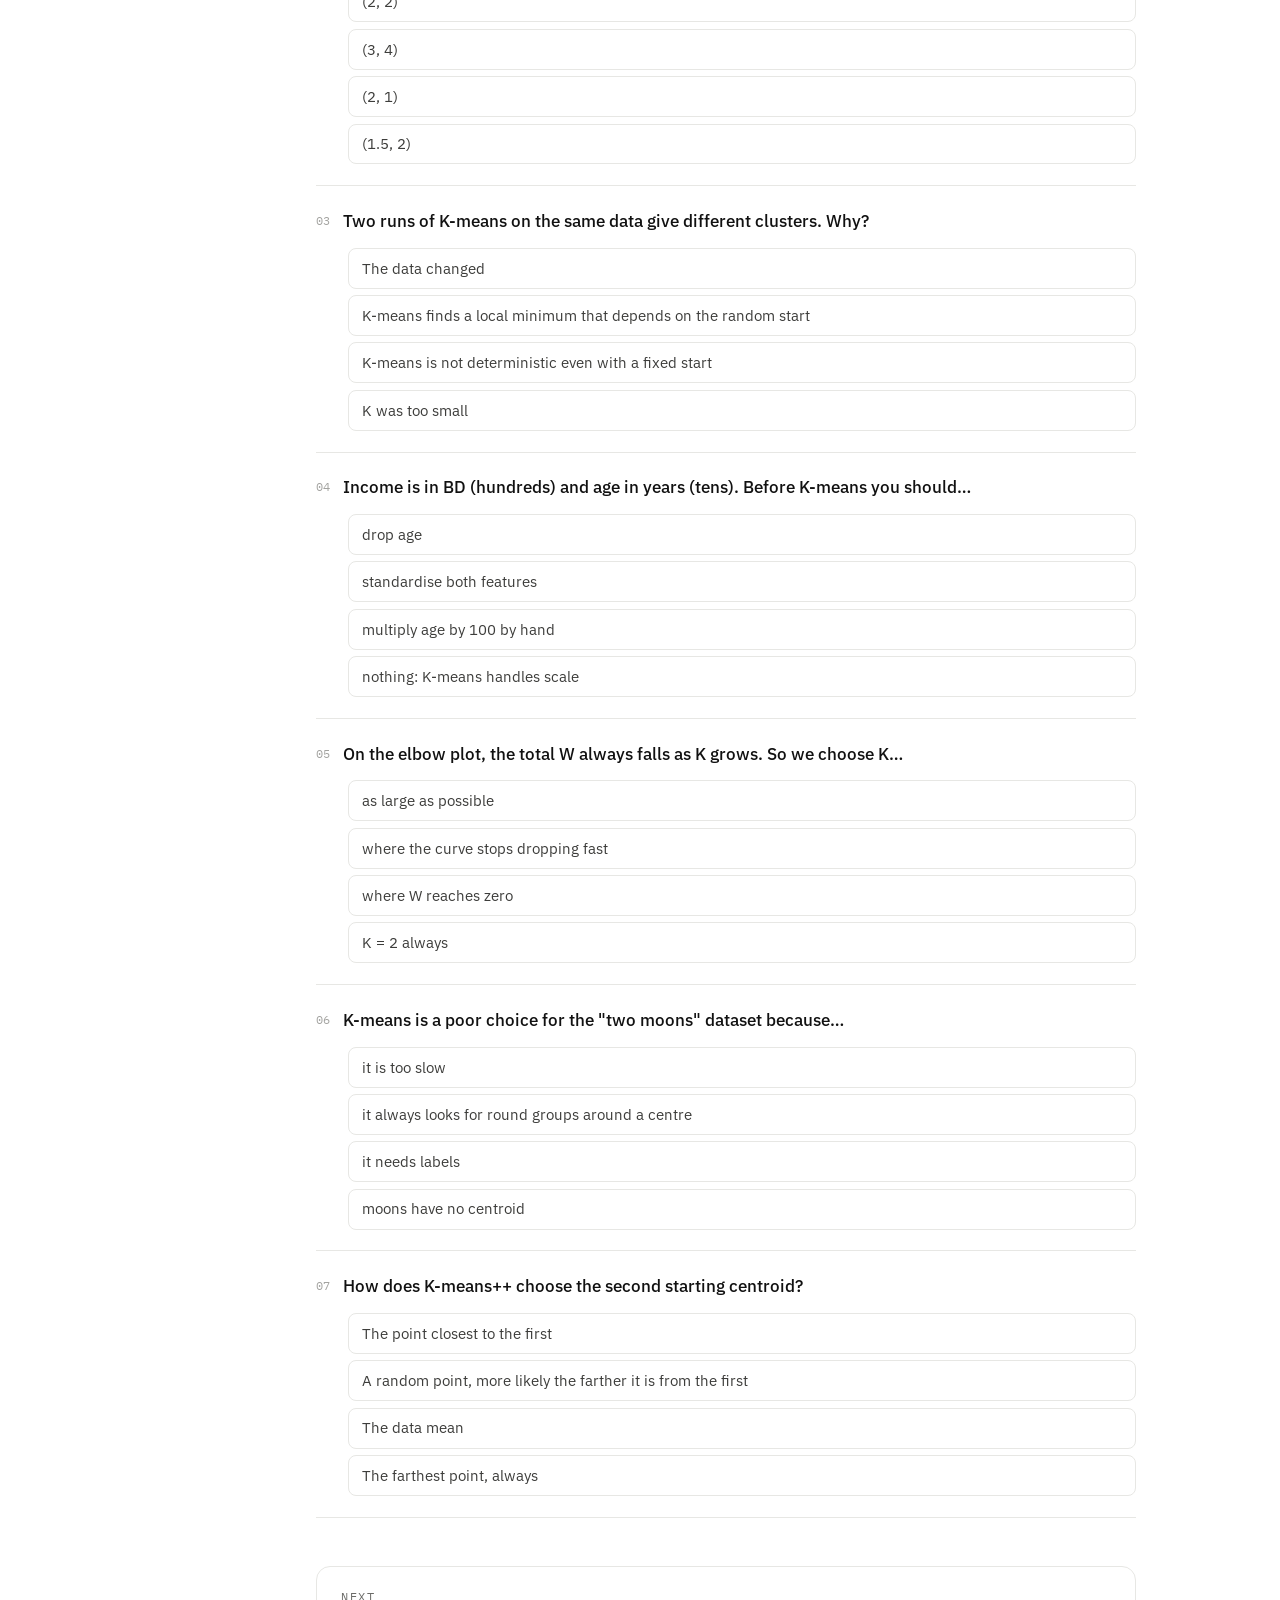
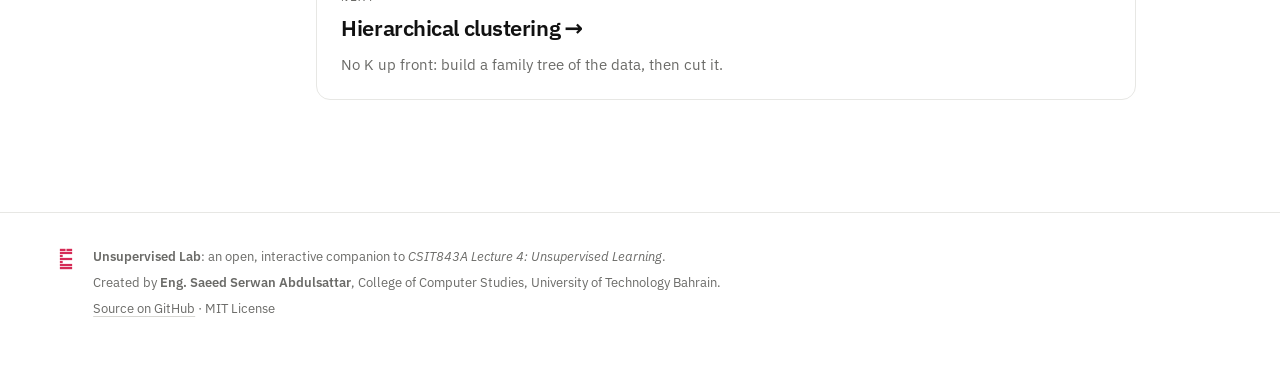
<file: kmeans.html>
<!DOCTYPE html>
<html lang="en">
<head>
  <meta charset="utf-8">
  <meta name="viewport" content="width=device-width, initial-scale=1">
  <title>K-means Clustering · Unsupervised Lab</title>
  <meta name="description" content="Interactive K-means: the objective, the assign/update algorithm, local minima, choosing K with the elbow and silhouette, scaling and K-means++.">
  <meta name="author" content="Eng. Saeed Serwan Abdulsattar">
  <meta property="og:title" content="K-means Clustering · Unsupervised Lab">
  <meta property="og:description" content="Interactive K-means: the objective, the assign/update algorithm, local minima, choosing K with the elbow and silhouette, scaling and K-means++.">
  <meta property="og:image" content="assets/img/favicon-512.png">
  <meta name="theme-color" content="#ffffff">
  <link rel="icon" type="image/svg+xml" href="assets/img/utb-logo.svg">
  <link rel="icon" type="image/png" sizes="32x32" href="assets/img/favicon-32.png">
  <link rel="apple-touch-icon" href="assets/img/favicon-180.png">
  <link rel="stylesheet" href="assets/vendor/katex/katex.min.css">
  <link rel="stylesheet" href="assets/css/style.css">
</head>
<body>

<header class="site-header">
  <a class="brand" href="index.html">
    <img class="brand-logo" src="assets/img/utb-logo.svg" alt="University of Technology Bahrain logo" onerror="this.remove()">
    <span class="brand-title">Unsupervised Lab</span>
  </a>
  <nav class="page-tabs" aria-label="Lessons">
    <a href="index.html">Overview</a>
    <a href="kmeans.html" class="active" aria-current="page">K-means</a>
    <a href="hierarchical.html">Hierarchical</a>
    <a href="pca.html">PCA</a>
    <a href="beyond.html">Beyond the lecture</a>
    <a href="code-clustering.html">Clustering in Python</a>
    <a href="code-pca.html">PCA in Python</a>
  </nav>
  <nav class="top-links">
    <a href="https://github.com/SaeedSerwan/unsupervised" target="_blank" rel="noopener"><svg viewBox="0 0 16 16" aria-hidden="true"><path fill="currentColor" d="M8 0C3.58 0 0 3.58 0 8c0 3.54 2.29 6.53 5.47 7.59.4.07.55-.17.55-.38 0-.19-.01-.82-.01-1.49-2.01.37-2.53-.49-2.69-.94-.09-.23-.48-.94-.82-1.13-.28-.15-.68-.52-.01-.53.63-.01 1.08.58 1.23.82.72 1.21 1.87.87 2.33.66.07-.52.28-.87.51-1.07-1.78-.2-3.64-.89-3.64-3.95 0-.87.31-1.59.82-2.15-.08-.2-.36-1.02.08-2.12 0 0 .67-.21 2.2.82.64-.18 1.32-.27 2-.27.68 0 1.36.09 2 .27 1.53-1.04 2.2-.82 2.2-.82.44 1.1.16 1.92.08 2.12.51.56.82 1.27.82 2.15 0 3.07-1.87 3.75-3.65 3.95.29.25.54.73.54 1.48 0 1.07-.01 1.93-.01 2.2 0 .21.15.46.55.38A8.013 8.013 0 0016 8c0-4.42-3.58-8-8-8z"/></svg>GitHub</a>
  </nav>
</header>

<div class="layout">
  <aside class="toc" aria-label="Contents">
    <p class="toc-title">K-means</p>
    <ol>
      <li><a href="#idea">The idea</a></li>
      <li><a href="#objective">What makes a good clustering?</a></li>
      <li><a href="#search">Why not try every split?</a></li>
      <li><a href="#algorithm">The algorithm, step by step</a></li>
      <li><a href="#local">Local minima</a></li>
      <li><a href="#choose-k">Choosing K</a></li>
      <li><a href="#scaling">Scale your features</a></li>
      <li><a href="#shapes">Where K-means fails</a></li>
      <li><a href="#plusplus">Smarter starts: K-means++</a></li>
      <li><a href="#iris">Checking against known labels</a></li>
      <li><a href="#summary">Pros and cons</a></li>
      <li><a href="#quiz">Check yourself</a></li>
    </ol>
  </aside>

  <main>
    <section class="hero">
      <p class="eyebrow">Part 1 · Clustering · Centroid-based</p>
      <h1>K-means, <em>one step at a time.</em></h1>
      <p class="lead">K-means splits the data into \(K\) groups, where \(K\) is a number you choose. It is simple, fast, and usually the first clustering method people try. Here you will drag centroids yourself, watch the algorithm run, see it get stuck, and learn how to choose \(K\).</p>
      <div class="learn-grid">
        <div><span class="num">01</span>State the K-means objective and read its formula</div>
        <div><span class="num">02</span>Run the assign / update loop by hand</div>
        <div><span class="num">03</span>Explain local minima and why we restart</div>
        <div><span class="num">04</span>Choose K with the elbow and silhouette methods</div>
        <div><span class="num">05</span>Know when K-means fails, and what to do</div>
      </div>
    </section>

    <section id="idea" class="chapter">
      <h2><span class="chap">01</span>The idea</h2>
      <p>Choose a number \(K\), for example \(K = 3\): "give me three groups". K-means then follows two rules:</p>
      <ol class="prose">
        <li><strong>Every point is in some cluster.</strong> Nobody is left out.</li>
        <li><strong>No point is in two clusters at once.</strong></li>
      </ol>
      <p>Together: every point is in <em>exactly one</em> cluster. Mathematically, the clusters \(C_1, \dots, C_K\) form a <strong>partition</strong> of the data:</p>
      <div class="formula">$$C_1 \cup C_2 \cup \dots \cup C_K = \{1, \dots, n\} \qquad C_k \cap C_{k'} = \varnothing \ \text{ for } k \neq k'$$</div>
    </section>

    <section id="objective" class="chapter">
      <h2><span class="chap">02</span>What makes a good clustering?</h2>
      <p>We want each cluster to be <strong>tight</strong>: its points close to each other. K-means gives that idea a number, the <strong>within-cluster variation</strong> \(W(C_k)\). Big \(W\) means a loose, messy cluster; small \(W\) means a tight one.</p>
      <div class="formula">$$W(C_k) = \frac{1}{|C_k|} \sum_{i, i' \in C_k} \sum_{j=1}^{p} \left(x_{ij} - x_{i'j}\right)^2$$</div>
      <dl class="symbols">
        <dt>\(C_k\)</dt><dd>the \(k\)-th cluster: the set of points assigned to it</dd>
        <dt>\(|C_k|\)</dt><dd>how many points are in cluster \(k\) (the bars mean "size of the set")</dd>
        <dt>\(i,\ i'\)</dt><dd>any two points in the same cluster</dd>
        <dt>\(\sum_j (x_{ij} - x_{i'j})^2\)</dt><dd>squared Euclidean distance between them, over all \(p\) features</dd>
      </dl>
      <p>So: take every pair of points in the cluster, add up their squared distances, and divide by the cluster size. K-means looks for the clusters that make the <strong>total</strong> as small as possible:</p>
      <div class="formula">$$\underset{C_1, \dots, C_K}{\text{minimize}} \ \left\{ \sum_{k=1}^{K} W(C_k) \right\}$$</div>
      <div class="callout"><span class="label">Link to regression</span><p>In regression we minimised the sum of squared residuals. Here we minimise a sum of squared distances inside clusters. Same idea, new use. And again we square so that distances never cancel.</p></div>

      <div class="lab">
        <div class="lab-head"><p class="lab-title">Be the algorithm</p><p class="lab-hint">Drag the ✕ centroids. Each point joins its nearest centroid. Make the total W as small as you can.</p></div>
        <div class="controls">
          <label class="ctl">K <input type="range" id="be-k" min="2" max="6" value="3"><output></output></label>
          <select id="be-data" aria-label="Dataset"><option value="blobs3">3 blobs</option><option value="blobs4">4 blobs</option><option value="varied">uneven blobs</option><option value="uniform">no structure</option></select>
          <span class="grow"></span>
          <div class="btn-row"><button class="btn ghost small" id="be-shuffle">Scatter centroids</button><button class="btn small" id="be-best">Show K-means answer</button></div>
        </div>
        <div class="lab-body">
          <div class="lab-grid">
            <div class="plot" id="be-plot"></div>
            <div>
              <div class="stats" id="be-stats"></div>
              <div id="be-bars"></div>
              <p class="plot-cap" id="be-msg" style="text-align:left"></p>
            </div>
          </div>
        </div>
      </div>

      <details class="deeper">
        <summary>Why does the centroid appear if the formula only uses pairs? <span class="tag">dive deeper</span></summary>
        <div class="body">
          <p>A neat identity links the pairwise formula to the distance from each point to its cluster mean \(\bar{x}_{k}\) (the centroid):</p>
          <div class="formula">$$\frac{1}{|C_k|}\sum_{i,i' \in C_k}\sum_{j=1}^{p}(x_{ij}-x_{i'j})^2 \;=\; 2\sum_{i\in C_k}\sum_{j=1}^{p}(x_{ij}-\bar{x}_{kj})^2$$</div>
          <p>So minimising \(W\) is the same as minimising the squared distance of every point to its own centroid. That is why the algorithm below works with centroids, and why scikit-learn reports <code>inertia_</code>: the right-hand sum without the factor 2. In this lab, "total W" uses the lecture's pairwise formula (so it equals 2 × inertia).</p>
        </div>
      </details>
    </section>

    <section id="search" class="chapter">
      <h2><span class="chap">03</span>Why not try every split?</h2>
      <p>Why not test every possible way to split the points and keep the best? Because the number of splits explodes. Move the sliders.</p>
      <div class="lab">
        <div class="lab-head"><p class="lab-title">Counting the ways</p><p class="lab-hint">Brute force is hopeless beyond a handful of points.</p></div>
        <div class="controls">
          <label class="ctl">points n <input type="range" id="cnt-n" min="2" max="200" value="10"><output></output></label>
          <label class="ctl">clusters K <input type="range" id="cnt-k" min="2" max="10" value="3"><output></output></label>
        </div>
        <div class="lab-body"><div class="stats" id="cnt-stats" style="margin:0"></div></div>
        <div class="lab-foot" id="cnt-foot"></div>
      </div>
      <p>So we use a smart shortcut: an <strong>iterative</strong> algorithm that improves the clusters step by step. It is fast, but it finds a <strong>local minimum</strong>: a good answer, not always the best possible one.</p>
    </section>

    <section id="algorithm" class="chapter">
      <h2><span class="chap">04</span>The algorithm, step by step</h2>
      <p>K-means has only two moves, repeated until nothing changes:</p>
      <div class="cards">
        <div class="card"><span class="n">step 1 · start</span><h4>Random assignment</h4><p>Give every point a random cluster number from 1 to K.</p></div>
        <div class="card"><span class="n">step 2a · update</span><h4>Compute centroids</h4><p>For each cluster, the centroid is the average point. Points (2, 4) and (4, 6) have centroid (3, 5).</p></div>
        <div class="card"><span class="n">step 2b · assign</span><h4>Join the nearest</h4><p>Every point looks at all centroids and joins the nearest one. Repeat 2a and 2b until no point changes cluster.</p></div>
      </div>
      <div class="lab">
        <div class="lab-head"><p class="lab-title">K-means stepper</p><p class="lab-hint">Press Step to make one move at a time, or Play to watch it run.</p></div>
        <div class="controls">
          <select id="st-data" aria-label="Dataset">
            <option value="blobs3">3 blobs</option><option value="blobs4">4 blobs</option><option value="many">15 blobs</option><option value="varied">uneven blobs</option>
            <option value="aniso">stretched blobs</option><option value="moons">two moons</option><option value="circles">circles</option><option value="uniform">no structure</option>
          </select>
          <label class="ctl">K <input type="range" id="st-k" min="1" max="15" value="3"><output></output></label>
          <select id="st-init" aria-label="Initialisation"><option value="partition">start: random labels (lecture)</option><option value="forgy">start: random points</option><option value="plusplus">start: K-means++</option></select>
          <label class="check"><input type="checkbox" id="st-regions" checked> regions</label>
          <label class="check"><input type="checkbox" id="st-trails" checked> trails</label>
          <span class="grow"></span>
          <div class="btn-row"><button class="btn ghost small" id="st-reset">New start</button><button class="btn ghost small" id="st-step">Step</button><button class="btn small" id="st-play">Play</button></div>
        </div>
        <div class="lab-body">
          <div class="lab-grid">
            <div><div class="plot" id="st-plot"></div></div>
            <div>
              <p class="kicker">Now</p>
              <p id="st-phase" style="font-weight:500;margin:0 0 .3rem">Step 1</p>
              <p id="st-explain" style="font-size:.9rem;color:var(--ink-2);min-height:4.6em"></p>
              <div class="stats" id="st-stats"></div>
              <p class="kicker" style="margin-top:.6rem">Objective after each assignment</p>
              <div class="plot" id="st-obj"></div>
            </div>
          </div>
        </div>
      </div>
      <div class="callout"><span class="label">Quick check</span><p>A cluster has points (1, 1), (3, 1) and (2, 4). What is its centroid? <em>Average each coordinate: ((1+3+2)/3, (1+1+4)/3) = (2, 2).</em></p></div>
      <details class="deeper">
        <summary>Why is K-means guaranteed to stop? <span class="tag">dive deeper</span></summary>
        <div class="body">
          <p>Each move can only lower the objective or leave it unchanged. In step 2a, the mean is the point that minimises the sum of squared distances to a set of points, so moving the centroid there cannot increase it. In step 2b, moving a point to a nearer centroid also cannot increase it. Since there is a finite number of possible partitions and the objective never goes up, the algorithm must stop. Watch the objective chart in the stepper: it never rises.</p>
        </div>
      </details>
    </section>

    <section id="local" class="chapter">
      <h2><span class="chap">05</span>Local minima: run it many times</h2>
      <p>Good news: each step lowers the objective, so K-means always stops. Bad news: it stops at a <strong>local minimum</strong> that depends on the random start. Below are six runs on the same data with different random starts. The number above each is the objective. Lower is better.</p>
      <div class="lab">
        <div class="lab-head"><p class="lab-title">Six random starts</p><p class="lab-hint">The best run has a dark frame.</p></div>
        <div class="controls">
          <select id="lm-data" aria-label="Dataset"><option value="blobs4">4 blobs</option><option value="many">15 blobs</option><option value="varied">uneven blobs</option></select>
          <label class="ctl">K <input type="range" id="lm-k" min="2" max="15" value="4"><output></output></label>
          <select id="lm-init" aria-label="Initialisation"><option value="forgy">start: random points</option><option value="partition">start: random labels</option><option value="plusplus">start: K-means++</option></select>
          <span class="grow"></span>
          <button class="btn small" id="lm-run">Six new starts</button>
        </div>
        <div class="lab-body"><div class="lab-grid three" id="lm-grid"></div></div>
        <div class="lab-foot" id="lm-foot"></div>
      </div>
      <div class="callout tip"><span class="label">In practice</span><p>Run K-means many times and keep the run with the smallest objective. scikit-learn does this for you with <code>n_init</code> (10 random starts by default with random init).</p></div>
    </section>

    <section id="choose-k" class="chapter">
      <h2><span class="chap">06</span>Choosing K</h2>
      <p>K-means needs \(K\) before it starts, but in real problems nobody tells us how many groups there are. Two common tools help:</p>
      <ul class="prose">
        <li><strong>Elbow method.</strong> Run K = 1, 2, 3, … and plot the objective. It always falls as K grows (more centroids, tighter clusters), so look for the <em>elbow</em>: where it stops dropping fast.</li>
        <li><strong>Silhouette score.</strong> For each point, compare \(a\) = its average distance to its own cluster with \(b\) = its average distance to the nearest other cluster: \(s = (b - a)/\max(a, b)\). Near 1: well placed. Near 0: on a border. Negative: probably in the wrong cluster. Pick the K with the highest average.</li>
      </ul>
      <div class="lab">
        <div class="lab-head"><p class="lab-title">Elbow and silhouette</p><p class="lab-hint">Click a K on either chart to see that clustering.</p></div>
        <div class="controls">
          <select id="ck-data" aria-label="Dataset"><option value="blobs4">4 blobs</option><option value="blobs3">3 blobs</option><option value="varied">uneven blobs</option><option value="blobs5">5 close blobs</option><option value="uniform">no structure</option><option value="moons">two moons</option></select>
          <span class="status" id="ck-status"></span>
        </div>
        <div class="lab-body">
          <div class="lab-grid even">
            <div><div class="plot" id="ck-elbow"></div><p class="plot-cap"><b>Elbow</b>: total within-cluster variation vs K</p></div>
            <div><div class="plot" id="ck-sil"></div><p class="plot-cap"><b>Silhouette</b>: average score vs K (higher is better)</p></div>
            <div><div class="plot" id="ck-scatter"></div><p class="plot-cap" id="ck-cap"></p></div>
            <div><div class="plot" id="ck-silbars"></div><p class="plot-cap"><b>Silhouette of every point</b>, grouped by cluster and sorted</p></div>
          </div>
        </div>
        <div class="lab-foot" id="ck-foot"></div>
      </div>
      <div class="callout warn"><span class="label">Be honest</span><p>Neither tool is a proof. On "no structure" data the silhouette still picks some K, and K-means happily returns clusters. Always ask whether the groups make sense to someone who knows the domain.</p></div>
    </section>

    <section id="scaling" class="chapter">
      <h2><span class="chap">07</span>Scale your features first</h2>
      <p>K-means uses plain Euclidean distance, so a feature measured in big numbers dominates. Here, monthly income is in Bahraini dinars (hundreds to thousands) and age is in years (tens). Without scaling, income decides everything.</p>
      <div class="lab">
        <div class="lab-head"><p class="lab-title">Customers: income vs age</p><p class="lab-hint">Same data, same K = 4. Only the scaling changes.</p></div>
        <div class="controls">
          <div class="seg" id="sc-mode"><button data-v="raw" class="on">Raw units</button><button data-v="std">Standardised (z-scores)</button></div>
          <label class="check"><input type="checkbox" id="sc-view"> show in the space K-means sees</label>
        </div>
        <div class="lab-body">
          <div class="lab-grid">
            <div class="plot" id="sc-plot"></div>
            <div><div class="stats" id="sc-stats"></div><p id="sc-msg" style="font-size:.9rem;color:var(--ink-2)"></p></div>
          </div>
        </div>
      </div>
      <p>Standardising means: subtract each column's mean and divide by its standard deviation, \(z = (x - \bar{x}) / s\). Every column then has mean 0 and spread 1, so each feature gets a fair vote. In scikit-learn: <code>StandardScaler</code> before <code>KMeans</code>.</p>
    </section>

    <section id="shapes" class="chapter">
      <h2><span class="chap">08</span>Where K-means fails</h2>
      <p>K-means assigns every point to its nearest centre, so it always carves the space into straight-edged regions around centres. That works for round, similar-sized blobs and fails for curved, stretched or nested shapes. Remember the two moons?</p>
      <div class="lab">
        <div class="lab-head"><p class="lab-title">K-means on six kinds of data</p><p class="lab-hint">Best of 10 starts each, with the true number of groups as K.</p></div>
        <div class="lab-body"><div class="lab-grid three" id="fail-grid"></div></div>
      </div>
      <p>For curved shapes, try <a href="hierarchical.html#linkage-compare">single-linkage hierarchical clustering</a> or <a href="beyond.html#dbscan">DBSCAN</a>. For stretched blobs, try <a href="beyond.html#gmm">Gaussian mixtures</a>.</p>
    </section>

    <section id="plusplus" class="chapter">
      <h2><span class="chap">09</span>Smarter starts: K-means++</h2>
      <p>Bad starts cause bad local minima. <strong>K-means++</strong> chooses starting centroids that are spread out: the first is a random point; each next one is chosen at random with probability proportional to \(D(x)^2\), the squared distance to the nearest centroid already chosen. Far-away points are much more likely to be picked. It is the default in scikit-learn (<code>init="k-means++"</code>).</p>
      <div class="lab">
        <div class="lab-head"><p class="lab-title">K-means++ seeding</p><p class="lab-hint">Point size and darkness show the chance of being picked next.</p></div>
        <div class="controls">
          <select id="pp-data" aria-label="Dataset"><option value="many">15 blobs</option><option value="blobs4">4 blobs</option></select>
          <span class="grow"></span>
          <div class="btn-row"><button class="btn ghost small" id="pp-reset">Restart</button><button class="btn small" id="pp-next">Pick next centre</button></div>
        </div>
        <div class="lab-body"><div class="lab-grid"><div class="plot" id="pp-plot"></div><div><div class="stats" id="pp-stats"></div><p id="pp-msg" style="font-size:.9rem;color:var(--ink-2)"></p></div></div></div>
      </div>
    </section>

    <section id="iris" class="chapter">
      <h2><span class="chap">10</span>Checking against known labels</h2>
      <p>A classic way to test a clustering method: take data whose labels we know, <em>hide the labels</em>, cluster, then compare. The iris dataset has 150 flowers from 3 species and 4 measurements. K-means sees only the measurements.</p>
      <div class="lab">
        <div class="lab-head"><p class="lab-title">Iris: K-means vs true species</p><p class="lab-hint">K-means uses all four measurements; choose which two to draw.</p></div>
        <div class="controls">
          <label class="ctl">x <select id="ir-x"></select></label>
          <label class="ctl">y <select id="ir-y"></select></label>
          <label class="check"><input type="checkbox" id="ir-std"> standardise first</label>
        </div>
        <div class="lab-body">
          <div class="lab-grid even">
            <div><div class="plot" id="ir-km"></div><p class="plot-cap"><b>K-means clusters</b> (K = 3, labels hidden)</p></div>
            <div><div class="plot" id="ir-true"></div><p class="plot-cap"><b>True species</b></p></div>
          </div>
          <div class="lab-grid" style="margin-top:1rem"><div class="table-wrap" style="margin:0"><table class="matrix" id="ir-conf"></table></div><p id="ir-msg" style="font-size:.9rem;color:var(--ink-2);margin:0"></p></div>
        </div>
      </div>
      <p>Setosa is separated perfectly. Versicolor and virginica overlap a little, so K-means mixes some of them up. In real problems we do not have the labels, so this is a check for the <em>method</em>, not something we can do every time.</p>
    </section>

    <section id="summary" class="chapter">
      <h2><span class="chap">11</span>Pros and cons</h2>
      <div class="pros-cons">
        <div><h4>Pros</h4><ul><li>Very simple to understand and explain</li><li>Very fast, even for large data</li><li>Always converges</li><li>Centroids are easy to interpret ("the average customer of group 2")</li></ul></div>
        <div><h4>Cons</h4><ul><li>Results change with the random start: run it many times</li><li>Needs scaled features; prefers round, similar-sized clusters</li><li>You must choose K yourself</li><li>Every point is forced into a cluster, even outliers</li></ul></div>
      </div>
    </section>

    <section id="quiz" class="chapter">
      <h2><span class="chap">12</span>Check yourself</h2>
      <div class="quiz" id="quiz-box"></div>
      <p class="quiz-score" id="quiz-box-score"></p>
      <a class="next-card" href="hierarchical.html">
        <span class="next-eyebrow">Next</span>
        <span class="next-title">Hierarchical clustering →</span>
        <span class="next-text">No K up front: build a family tree of the data, then cut it.</span>
      </a>
    </section>
  </main>
</div>

<footer class="site-footer">
  <div class="footer-inner">
    <img class="footer-logo" src="assets/img/utb-logo.svg" alt="" onerror="this.remove()">
    <div>
      <p><strong>Unsupervised Lab</strong>: an open, interactive companion to <em>CSIT843A Lecture 4: Unsupervised Learning</em>.</p>
      <p>Created by <strong>Eng. Saeed Serwan Abdulsattar</strong>, College of Computer Studies, University of Technology Bahrain.</p>
      <p><a href="https://github.com/SaeedSerwan/unsupervised" target="_blank" rel="noopener">Source on GitHub</a> · MIT License</p>
    </div>
  </div>
</footer>

<script src="assets/vendor/katex/katex.min.js"></script>
<script src="assets/vendor/katex/auto-render.min.js"></script>
<script src="assets/js/lib.js"></script>
<script src="assets/js/data.js"></script>
<script src="assets/js/kmeans.js"></script>
</body>
</html>
</file>
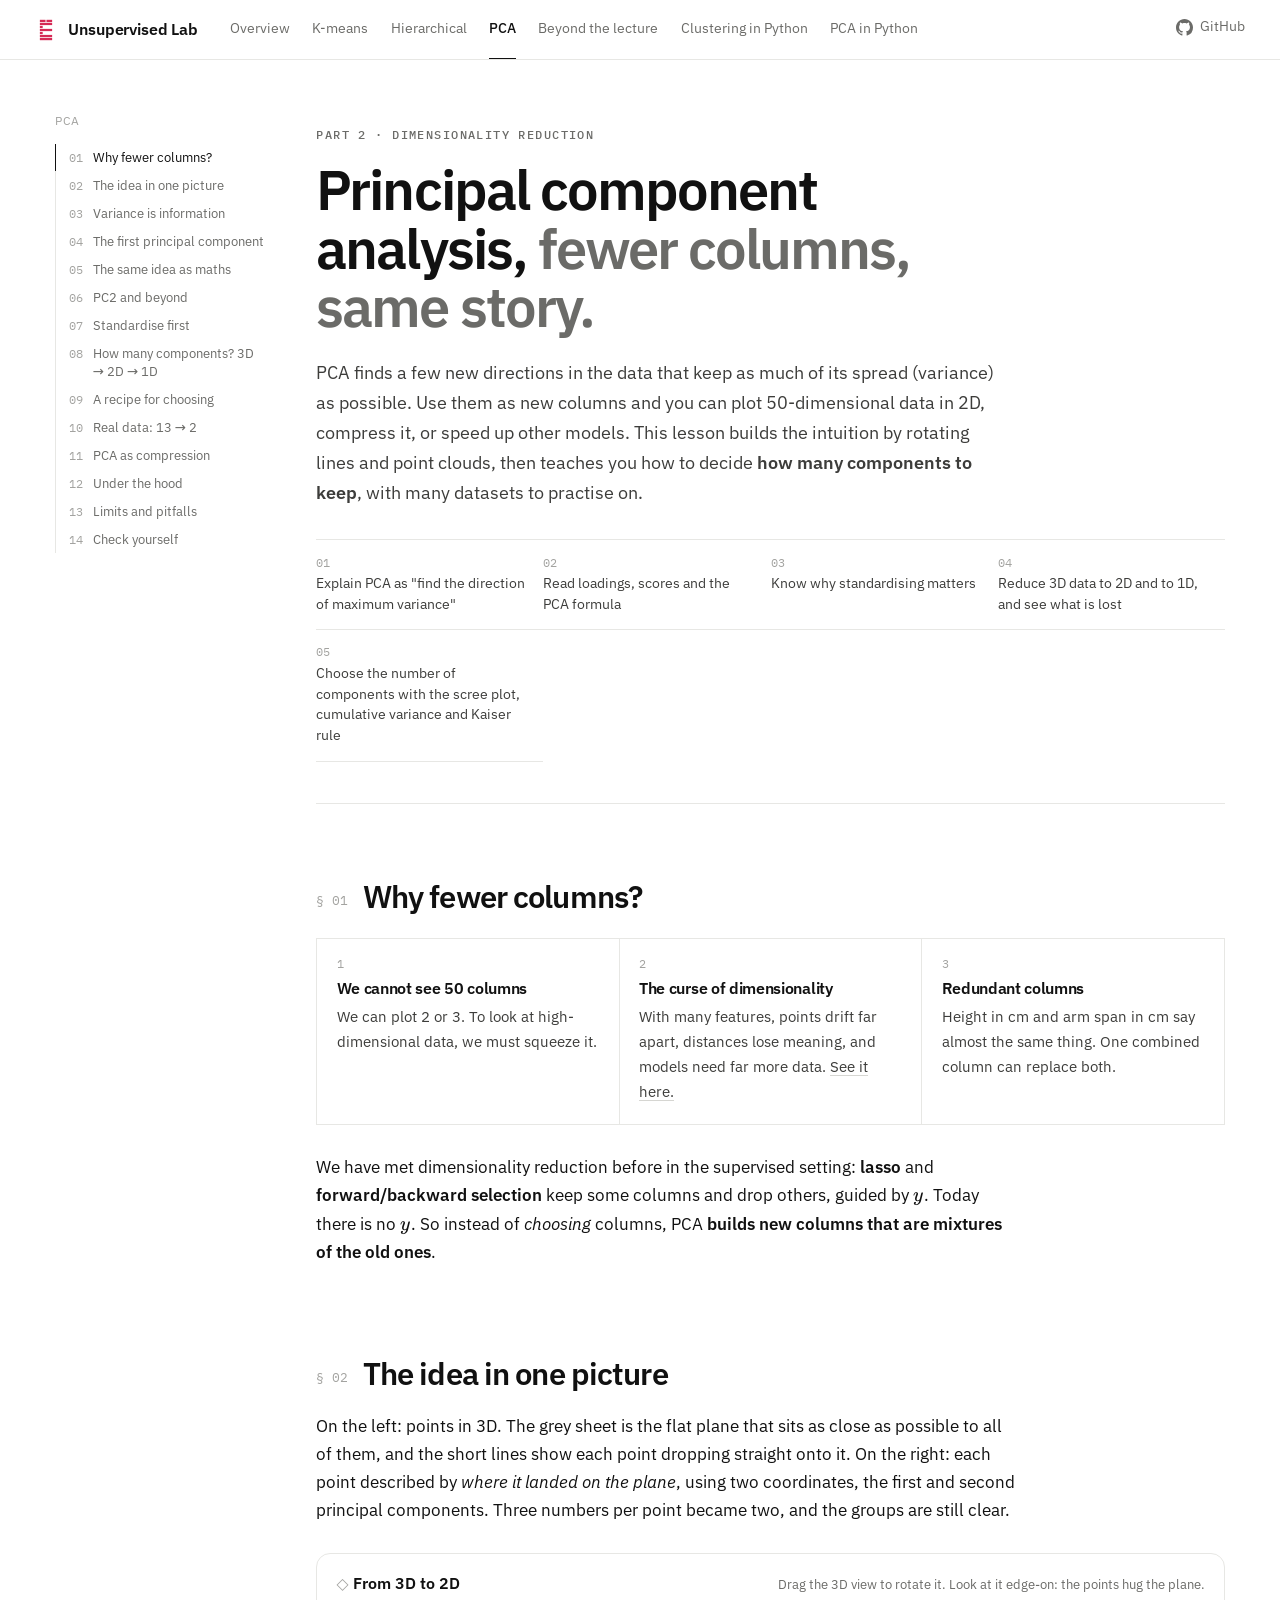
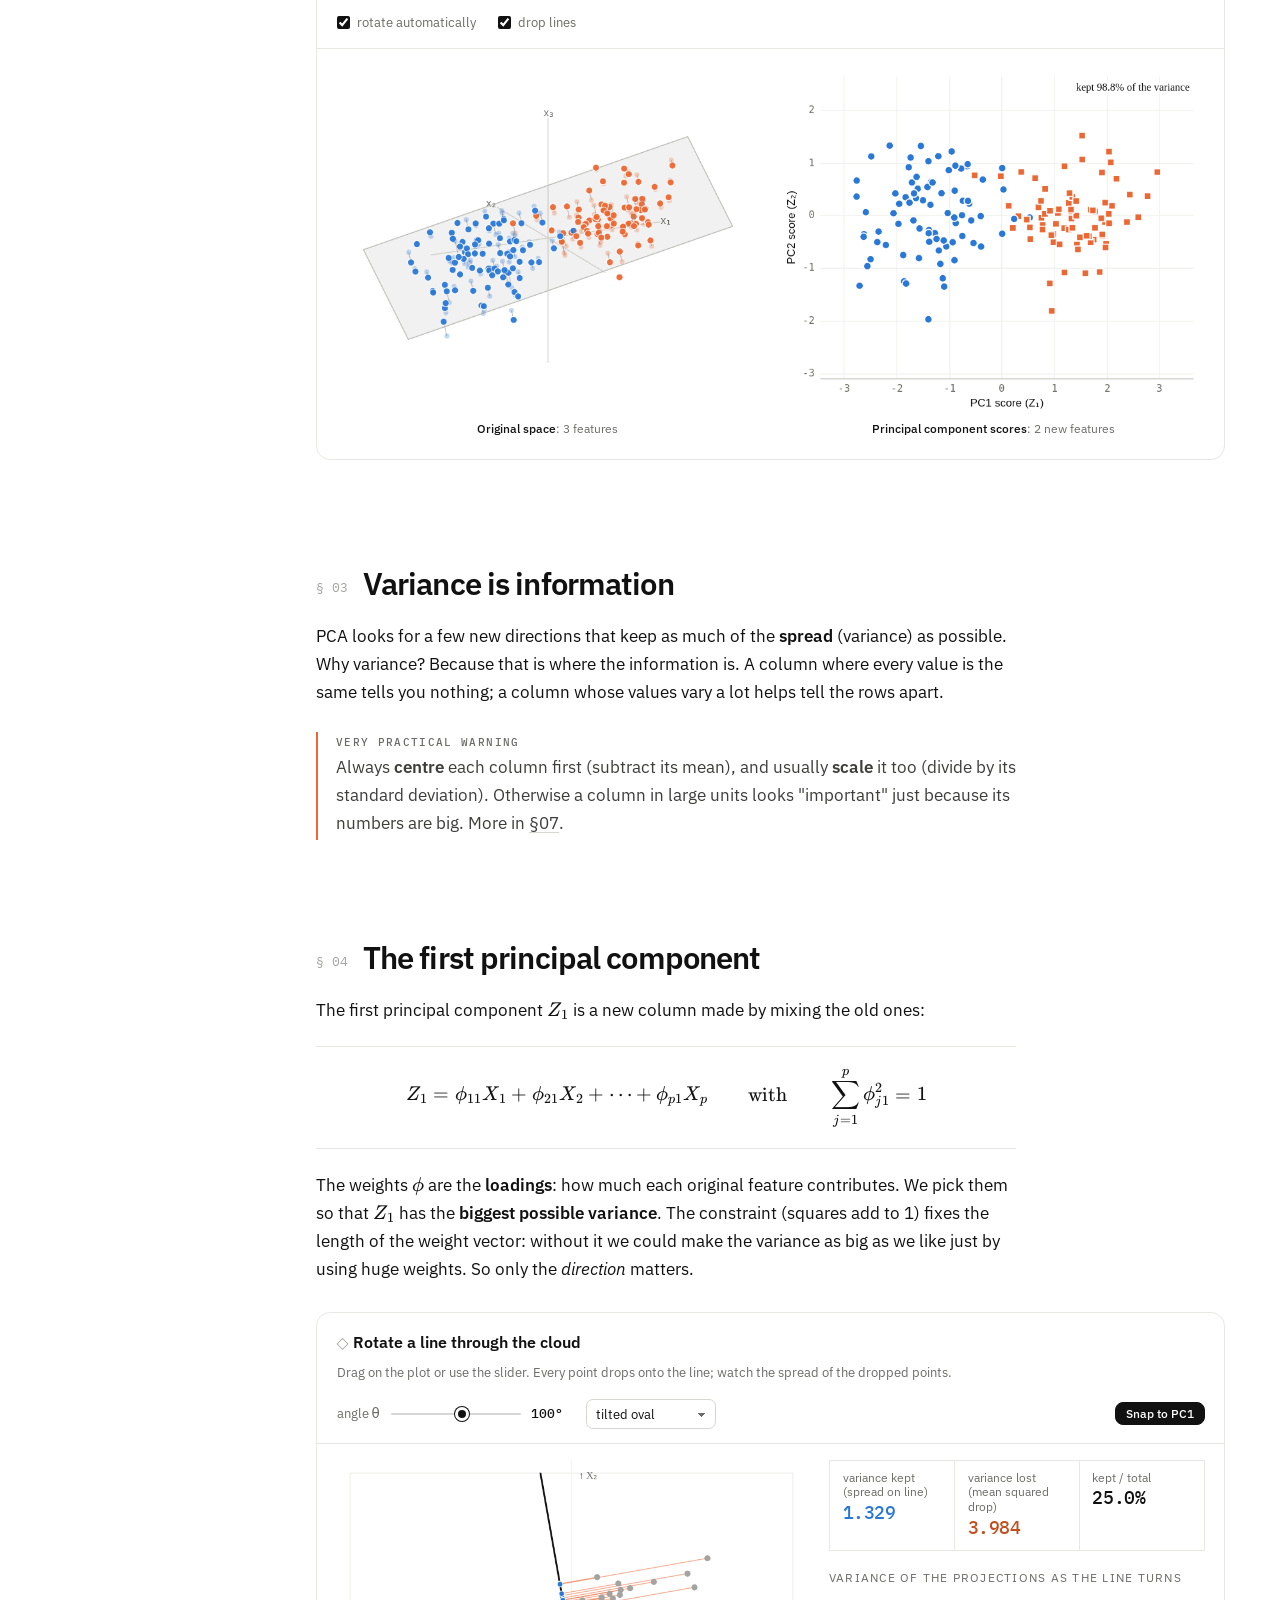
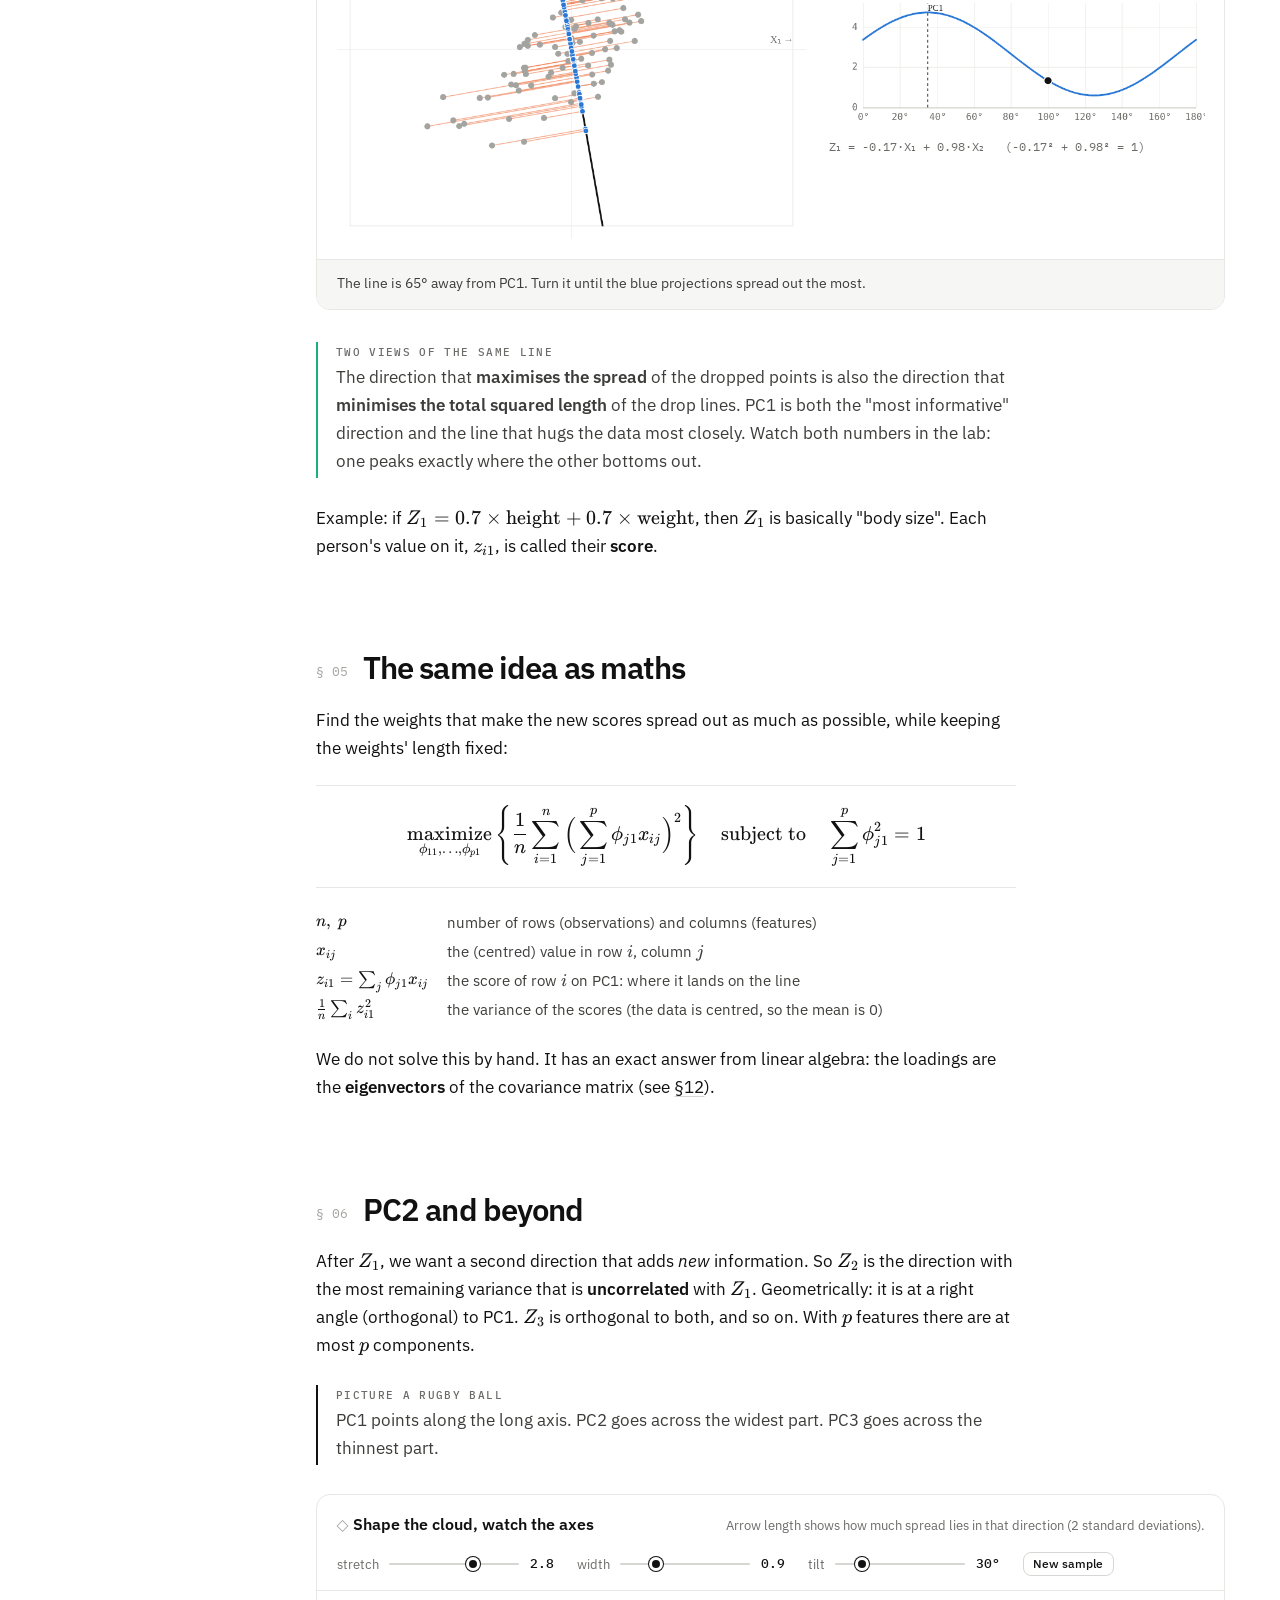
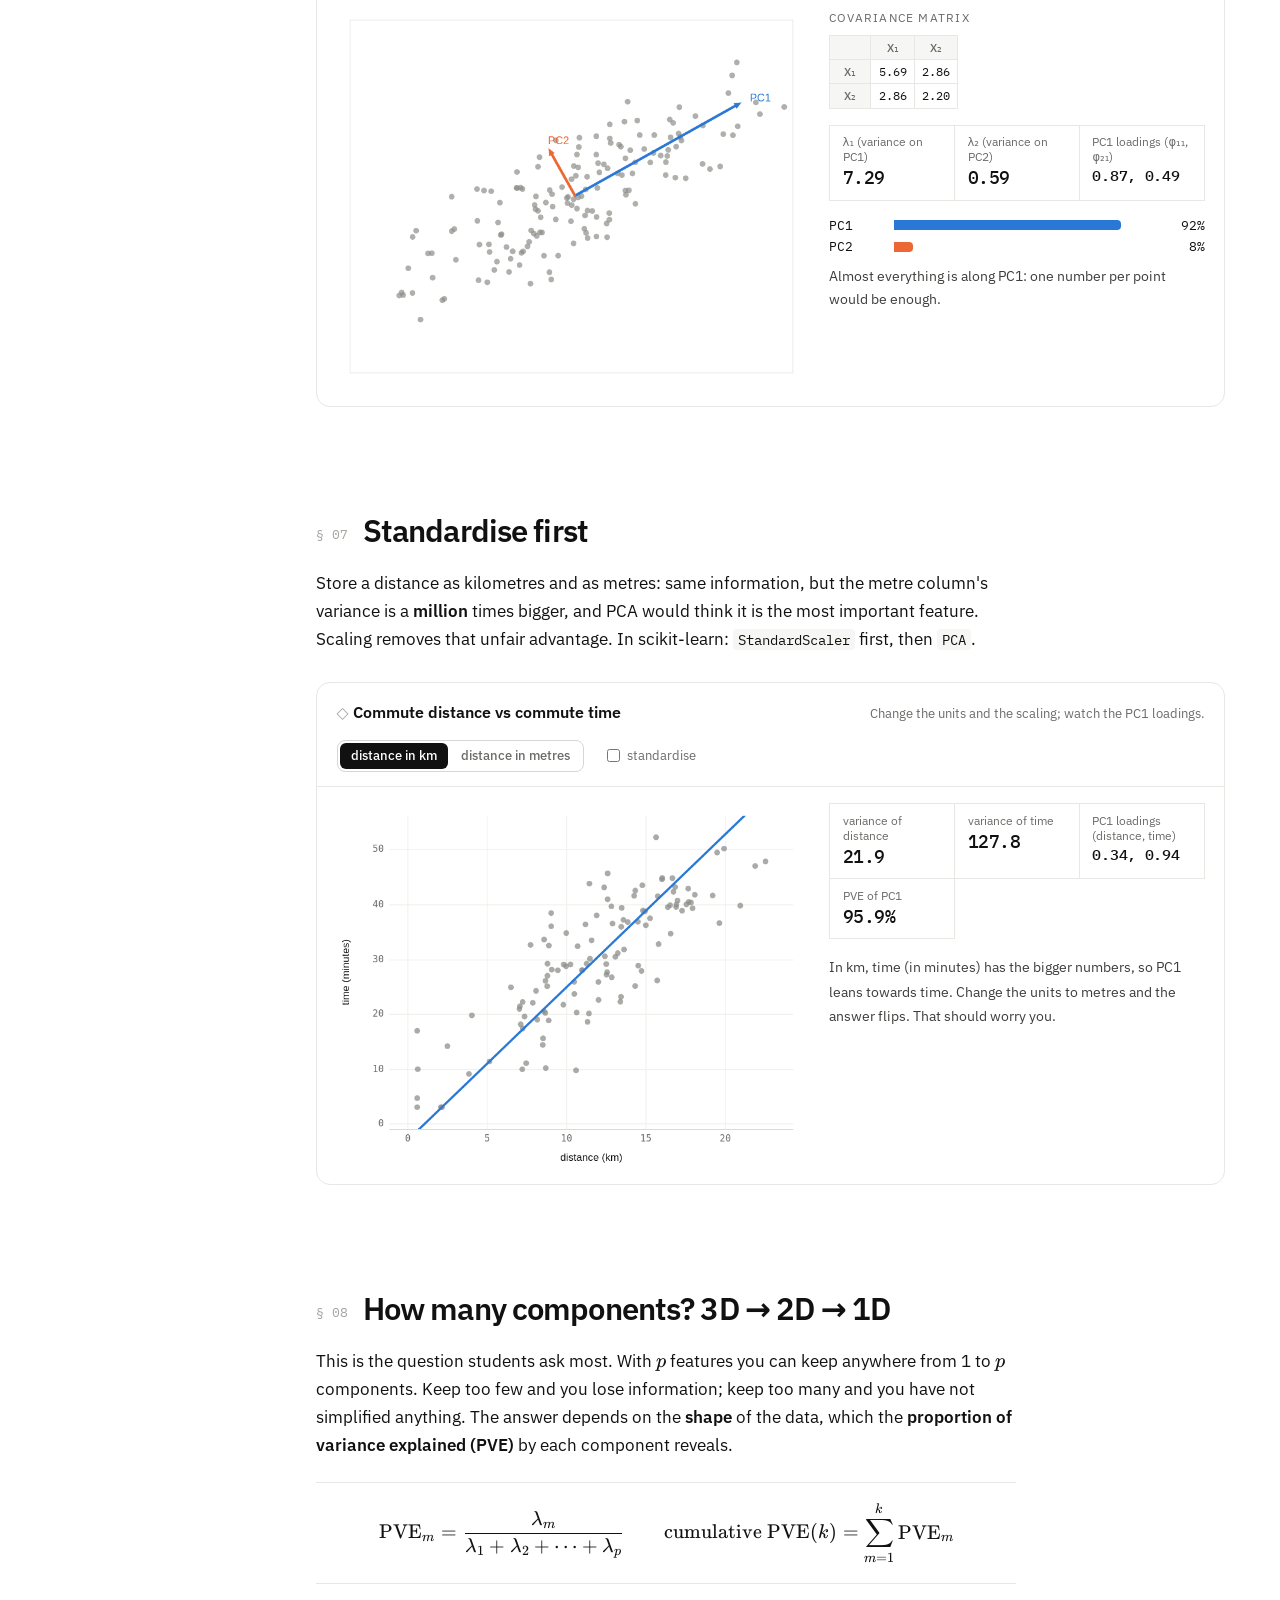
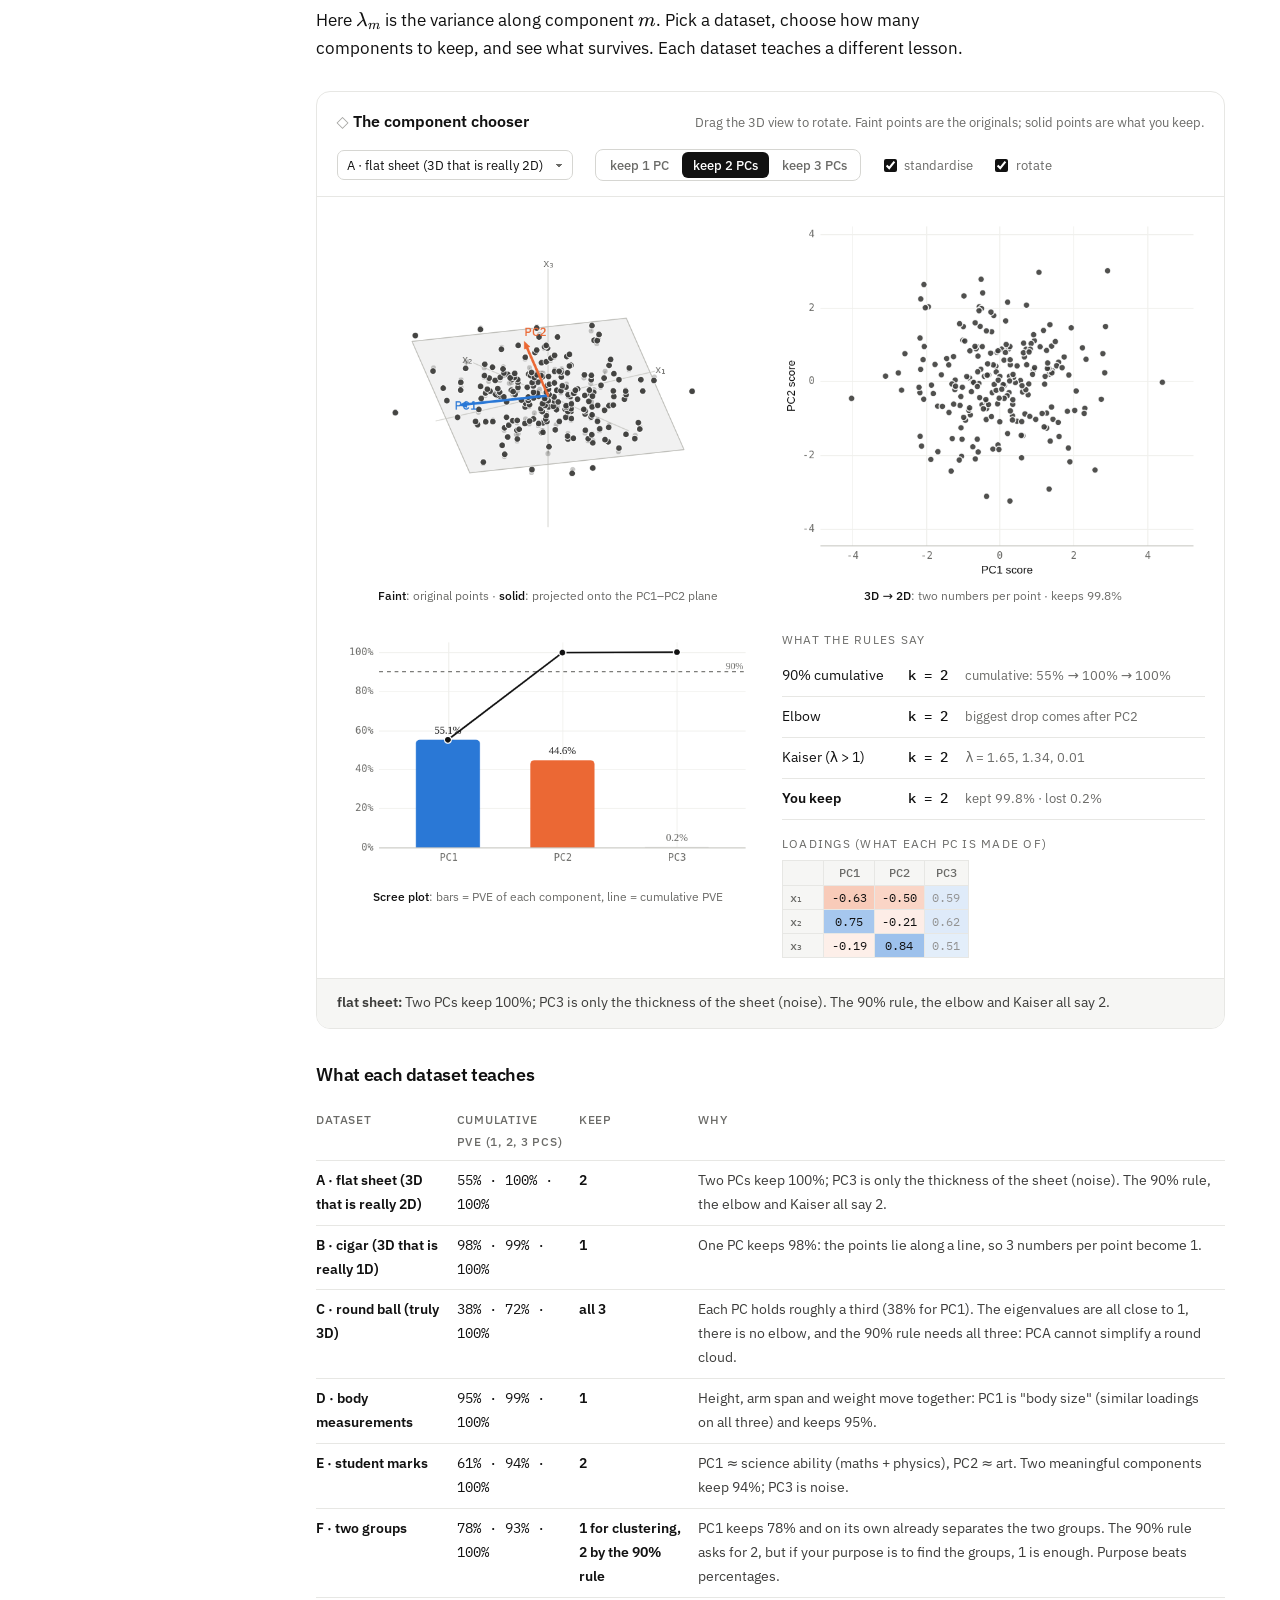
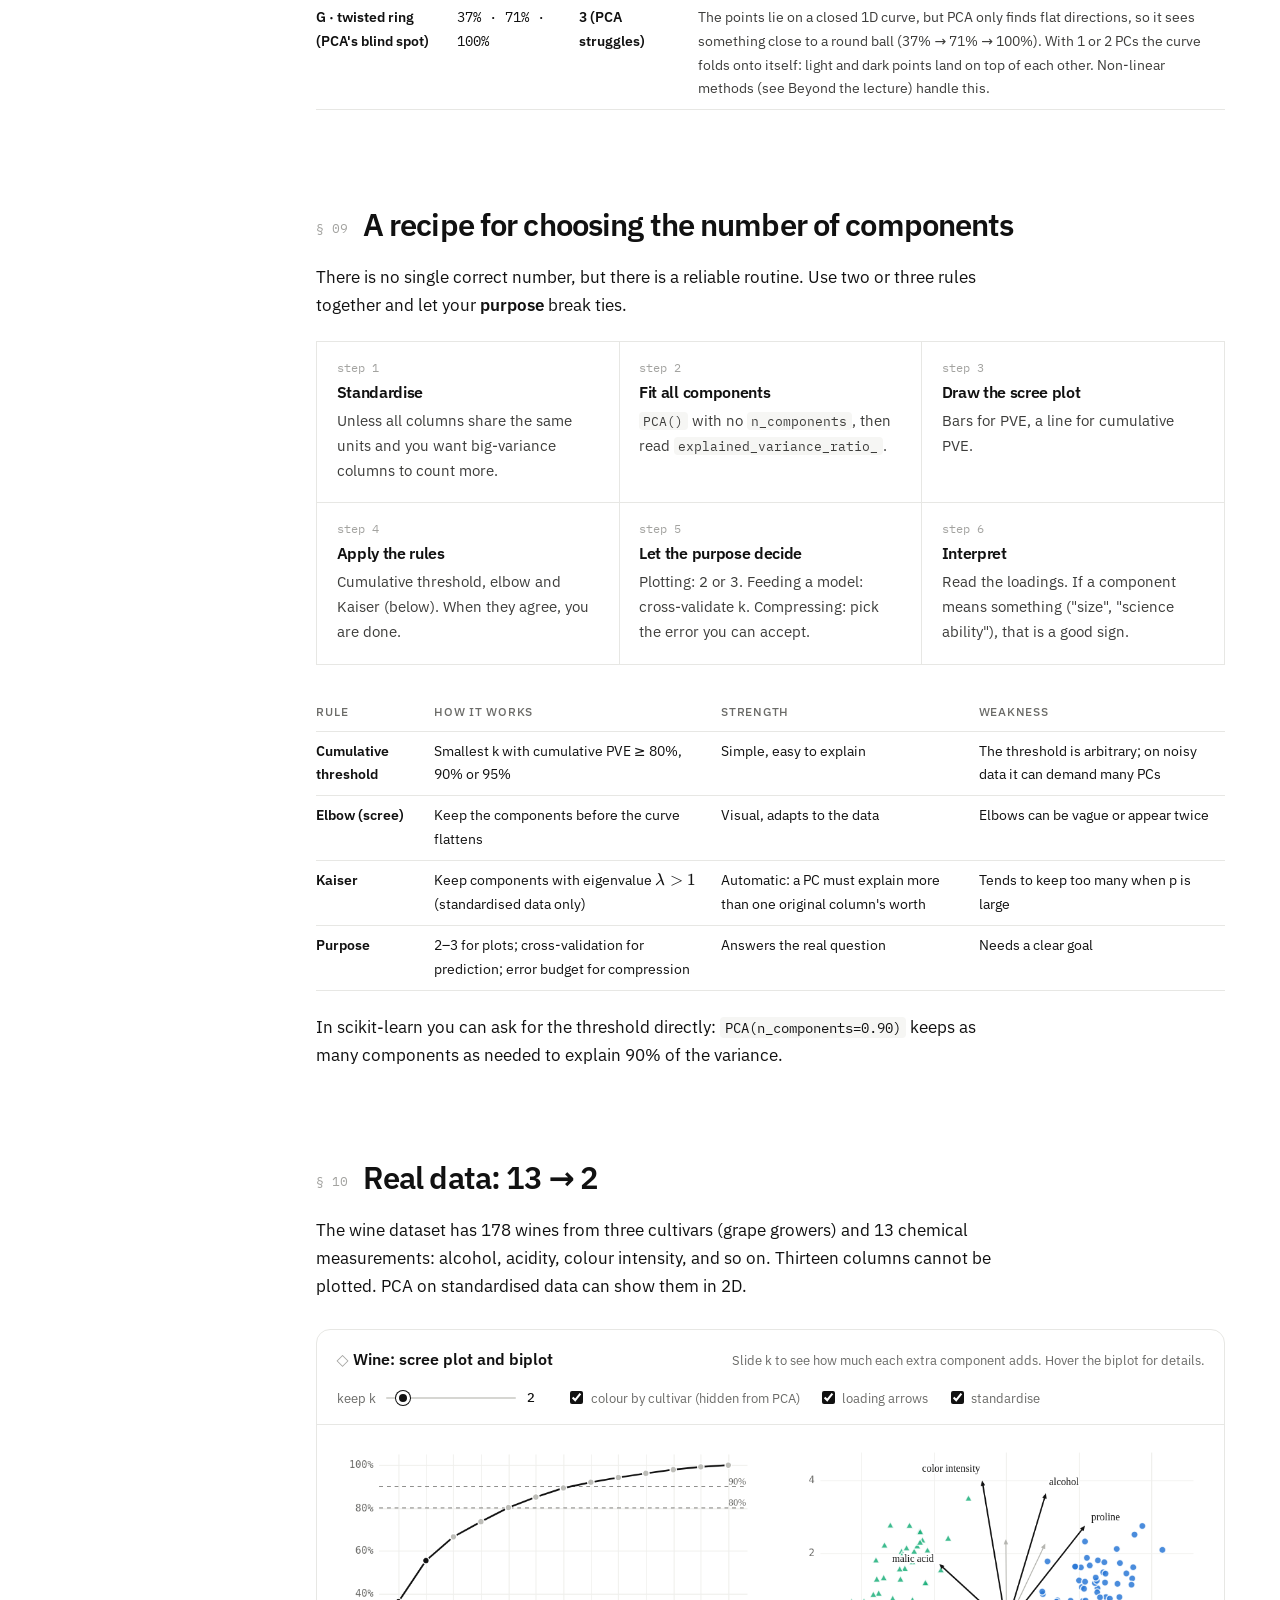
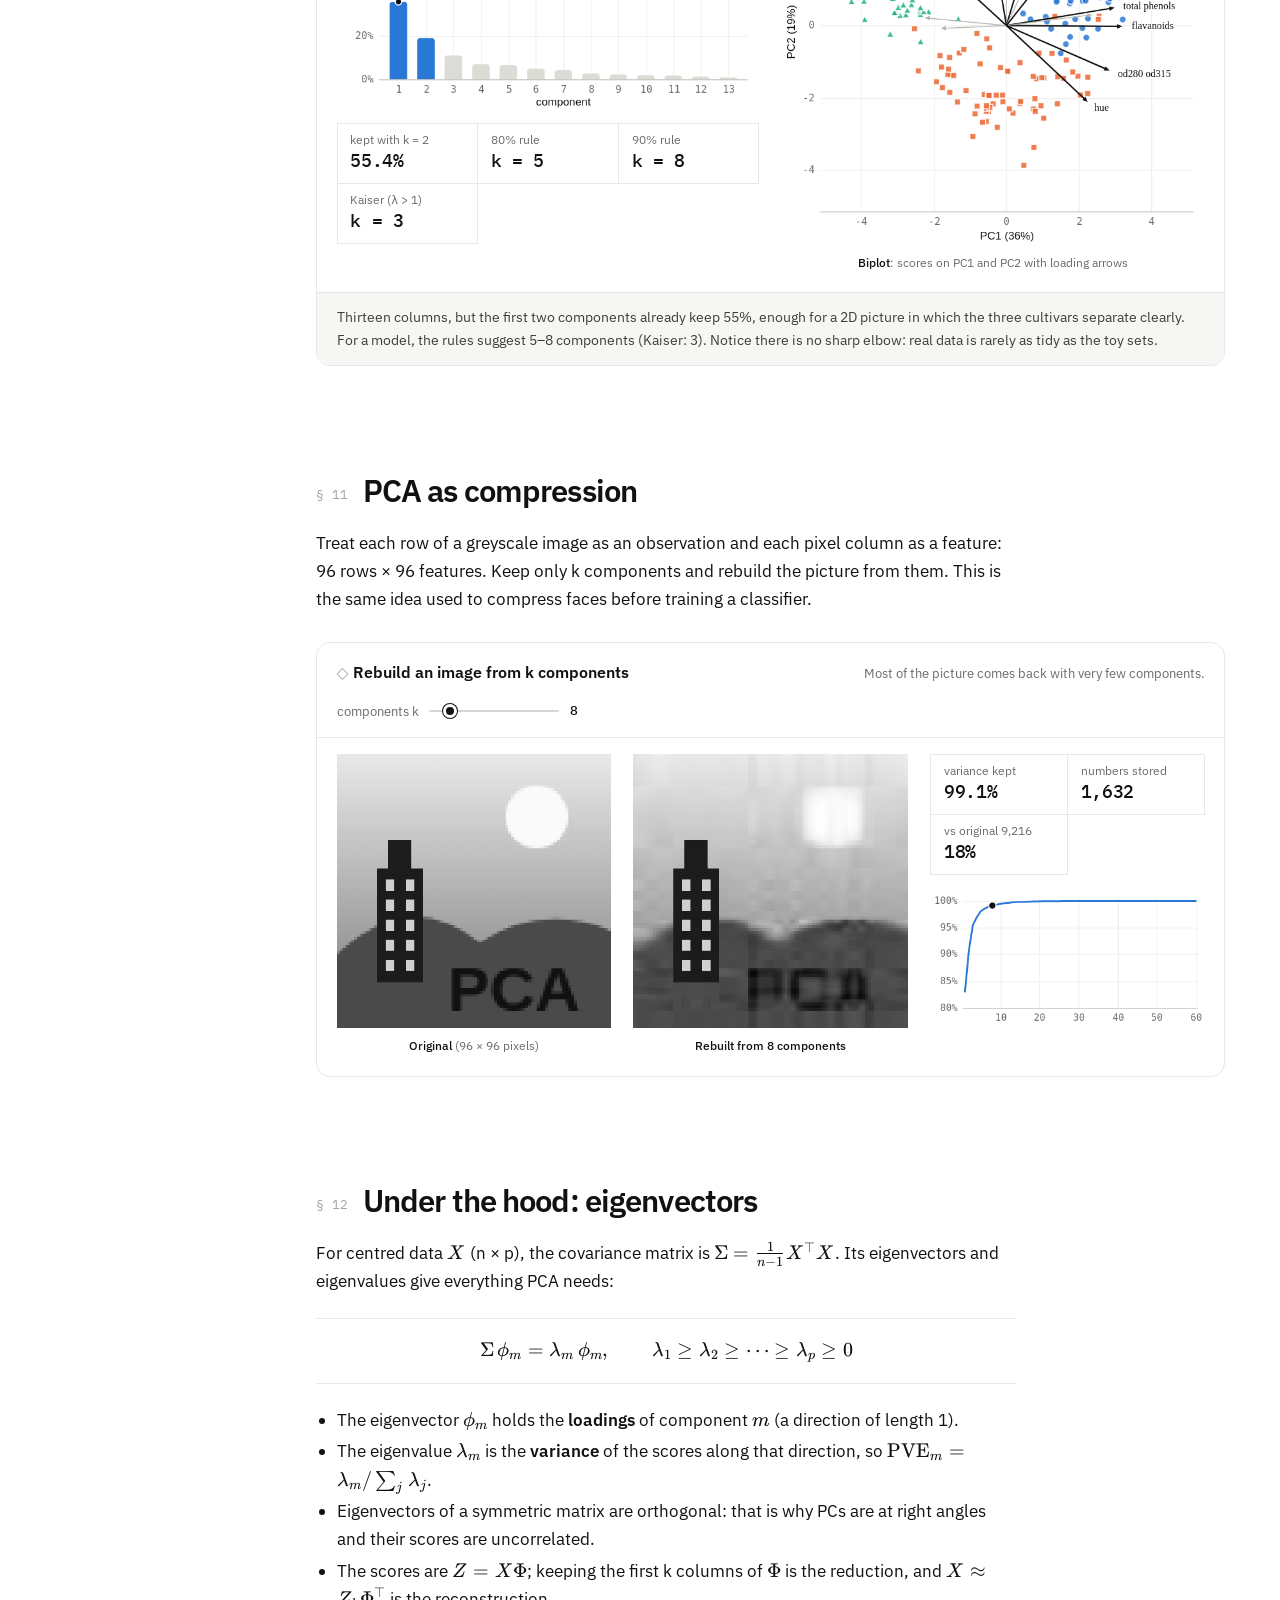
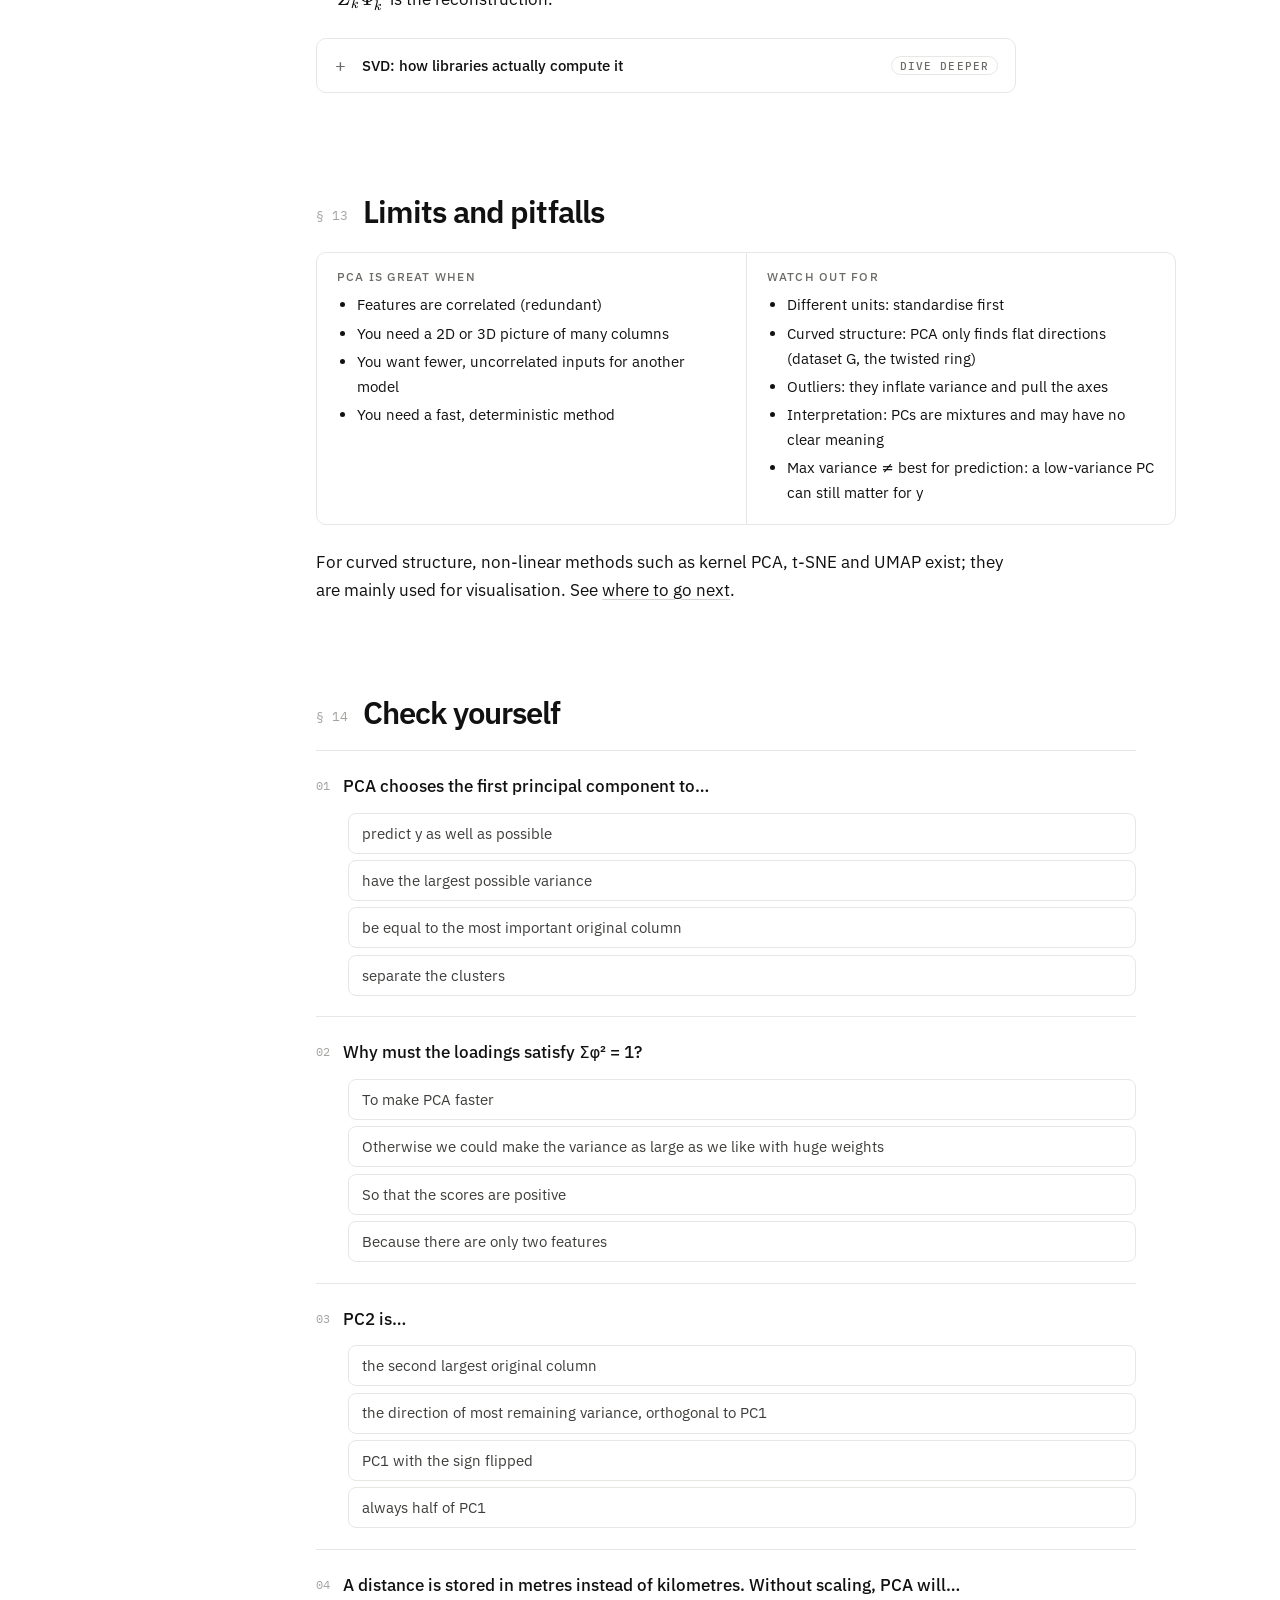
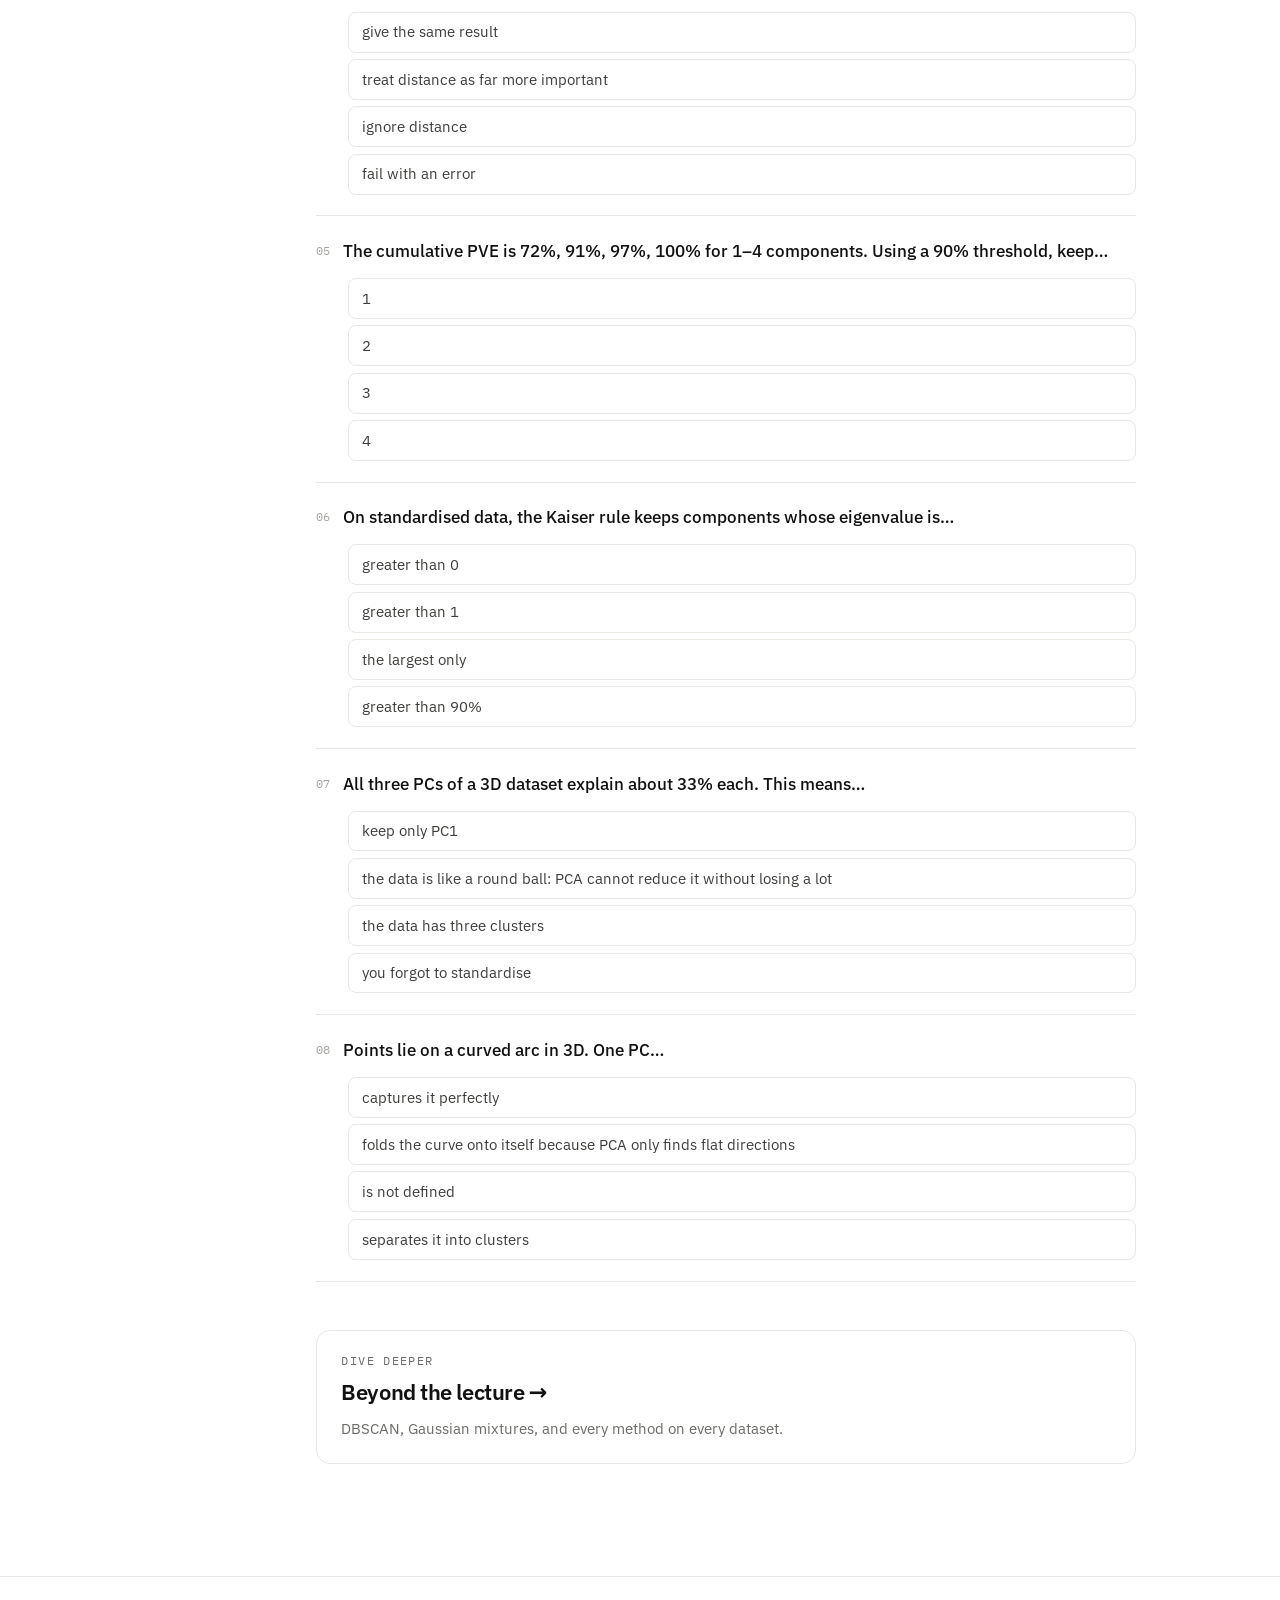
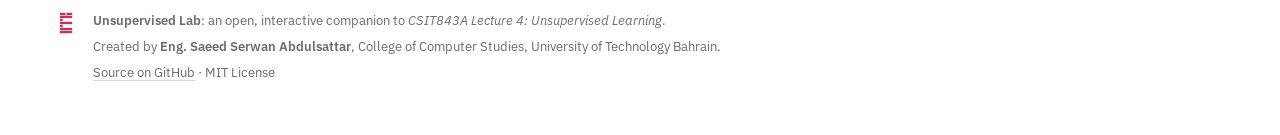
<file: pca.html>
<!DOCTYPE html>
<html lang="en">
<head>
  <meta charset="utf-8">
  <meta name="viewport" content="width=device-width, initial-scale=1">
  <title>Principal Component Analysis · Unsupervised Lab</title>
  <meta name="description" content="Interactive PCA: maximum-variance directions, loadings and scores, standardising, reducing 3D data to 2D and 1D, and how to choose the number of components.">
  <meta name="author" content="Eng. Saeed Serwan Abdulsattar">
  <meta property="og:title" content="Principal Component Analysis · Unsupervised Lab">
  <meta property="og:description" content="Interactive PCA: maximum-variance directions, loadings and scores, standardising, reducing 3D data to 2D and 1D, and how to choose the number of components.">
  <meta property="og:image" content="assets/img/favicon-512.png">
  <meta name="theme-color" content="#ffffff">
  <link rel="icon" type="image/svg+xml" href="assets/img/utb-logo.svg">
  <link rel="icon" type="image/png" sizes="32x32" href="assets/img/favicon-32.png">
  <link rel="apple-touch-icon" href="assets/img/favicon-180.png">
  <link rel="stylesheet" href="assets/vendor/katex/katex.min.css">
  <link rel="stylesheet" href="assets/css/style.css">
</head>
<body>

<header class="site-header">
  <a class="brand" href="index.html">
    <img class="brand-logo" src="assets/img/utb-logo.svg" alt="University of Technology Bahrain logo" onerror="this.remove()">
    <span class="brand-title">Unsupervised Lab</span>
  </a>
  <nav class="page-tabs" aria-label="Lessons">
    <a href="index.html">Overview</a>
    <a href="kmeans.html">K-means</a>
    <a href="hierarchical.html">Hierarchical</a>
    <a href="pca.html" class="active" aria-current="page">PCA</a>
    <a href="beyond.html">Beyond the lecture</a>
    <a href="code-clustering.html">Clustering in Python</a>
    <a href="code-pca.html">PCA in Python</a>
  </nav>
  <nav class="top-links">
    <a href="https://github.com/SaeedSerwan/unsupervised" target="_blank" rel="noopener"><svg viewBox="0 0 16 16" aria-hidden="true"><path fill="currentColor" d="M8 0C3.58 0 0 3.58 0 8c0 3.54 2.29 6.53 5.47 7.59.4.07.55-.17.55-.38 0-.19-.01-.82-.01-1.49-2.01.37-2.53-.49-2.69-.94-.09-.23-.48-.94-.82-1.13-.28-.15-.68-.52-.01-.53.63-.01 1.08.58 1.23.82.72 1.21 1.87.87 2.33.66.07-.52.28-.87.51-1.07-1.78-.2-3.64-.89-3.64-3.95 0-.87.31-1.59.82-2.15-.08-.2-.36-1.02.08-2.12 0 0 .67-.21 2.2.82.64-.18 1.32-.27 2-.27.68 0 1.36.09 2 .27 1.53-1.04 2.2-.82 2.2-.82.44 1.1.16 1.92.08 2.12.51.56.82 1.27.82 2.15 0 3.07-1.87 3.75-3.65 3.95.29.25.54.73.54 1.48 0 1.07-.01 1.93-.01 2.2 0 .21.15.46.55.38A8.013 8.013 0 0016 8c0-4.42-3.58-8-8-8z"/></svg>GitHub</a>
  </nav>
</header>

<div class="layout">
  <aside class="toc" aria-label="Contents">
    <p class="toc-title">PCA</p>
    <ol>
      <li><a href="#why">Why fewer columns?</a></li>
      <li><a href="#picture">The idea in one picture</a></li>
      <li><a href="#variance">Variance is information</a></li>
      <li><a href="#pc1">The first principal component</a></li>
      <li><a href="#maths">The same idea as maths</a></li>
      <li><a href="#pc2">PC2 and beyond</a></li>
      <li><a href="#scaling">Standardise first</a></li>
      <li><a href="#how-many">How many components? 3D → 2D → 1D</a></li>
      <li><a href="#recipe">A recipe for choosing</a></li>
      <li><a href="#wine">Real data: 13 → 2</a></li>
      <li><a href="#compress">PCA as compression</a></li>
      <li><a href="#eigen">Under the hood</a></li>
      <li><a href="#limits">Limits and pitfalls</a></li>
      <li><a href="#quiz">Check yourself</a></li>
    </ol>
  </aside>

  <main>
    <section class="hero">
      <p class="eyebrow">Part 2 · Dimensionality reduction</p>
      <h1>Principal component analysis, <em>fewer columns, same story.</em></h1>
      <p class="lead">PCA finds a few new directions in the data that keep as much of its spread (variance) as possible. Use them as new columns and you can plot 50-dimensional data in 2D, compress it, or speed up other models. This lesson builds the intuition by rotating lines and point clouds, then teaches you how to decide <strong>how many components to keep</strong>, with many datasets to practise on.</p>
      <div class="learn-grid">
        <div><span class="num">01</span>Explain PCA as "find the direction of maximum variance"</div>
        <div><span class="num">02</span>Read loadings, scores and the PCA formula</div>
        <div><span class="num">03</span>Know why standardising matters</div>
        <div><span class="num">04</span>Reduce 3D data to 2D and to 1D, and see what is lost</div>
        <div><span class="num">05</span>Choose the number of components with the scree plot, cumulative variance and Kaiser rule</div>
      </div>
    </section>

    <section id="why" class="chapter">
      <h2><span class="chap">01</span>Why fewer columns?</h2>
      <div class="cards">
        <div class="card"><span class="n">1</span><h4>We cannot see 50 columns</h4><p>We can plot 2 or 3. To look at high-dimensional data, we must squeeze it.</p></div>
        <div class="card"><span class="n">2</span><h4>The curse of dimensionality</h4><p>With many features, points drift far apart, distances lose meaning, and models need far more data. <a href="index.html#hard">See it here.</a></p></div>
        <div class="card"><span class="n">3</span><h4>Redundant columns</h4><p>Height in cm and arm span in cm say almost the same thing. One combined column can replace both.</p></div>
      </div>
      <p>We have met dimensionality reduction before in the supervised setting: <strong>lasso</strong> and <strong>forward/backward selection</strong> keep some columns and drop others, guided by \(y\). Today there is no \(y\). So instead of <em>choosing</em> columns, PCA <strong>builds new columns that are mixtures of the old ones</strong>.</p>
    </section>

    <section id="picture" class="chapter">
      <h2><span class="chap">02</span>The idea in one picture</h2>
      <p>On the left: points in 3D. The grey sheet is the flat plane that sits as close as possible to all of them, and the short lines show each point dropping straight onto it. On the right: each point described by <em>where it landed on the plane</em>, using two coordinates, the first and second principal components. Three numbers per point became two, and the groups are still clear.</p>
      <div class="lab">
        <div class="lab-head"><p class="lab-title">From 3D to 2D</p><p class="lab-hint">Drag the 3D view to rotate it. Look at it edge-on: the points hug the plane.</p></div>
        <div class="controls"><label class="check"><input type="checkbox" id="pic-spin" checked> rotate automatically</label><label class="check"><input type="checkbox" id="pic-drop" checked> drop lines</label></div>
        <div class="lab-body"><div class="lab-grid even">
          <div><div class="plot" id="pic-3d"></div><p class="plot-cap"><b>Original space</b>: 3 features</p></div>
          <div><div class="plot" id="pic-2d"></div><p class="plot-cap"><b>Principal component scores</b>: 2 new features</p></div>
        </div></div>
      </div>
    </section>

    <section id="variance" class="chapter">
      <h2><span class="chap">03</span>Variance is information</h2>
      <p>PCA looks for a few new directions that keep as much of the <strong>spread</strong> (variance) as possible. Why variance? Because that is where the information is. A column where every value is the same tells you nothing; a column whose values vary a lot helps tell the rows apart.</p>
      <div class="callout warn"><span class="label">Very practical warning</span><p>Always <strong>centre</strong> each column first (subtract its mean), and usually <strong>scale</strong> it too (divide by its standard deviation). Otherwise a column in large units looks "important" just because its numbers are big. More in <a href="#scaling">§07</a>.</p></div>
    </section>

    <section id="pc1" class="chapter">
      <h2><span class="chap">04</span>The first principal component</h2>
      <p>The first principal component \(Z_1\) is a new column made by mixing the old ones:</p>
      <div class="formula">$$Z_1 = \phi_{11}X_1 + \phi_{21}X_2 + \dots + \phi_{p1}X_p \qquad \text{with} \qquad \sum_{j=1}^{p}\phi_{j1}^2 = 1$$</div>
      <p>The weights \(\phi\) are the <strong>loadings</strong>: how much each original feature contributes. We pick them so that \(Z_1\) has the <strong>biggest possible variance</strong>. The constraint (squares add to 1) fixes the length of the weight vector: without it we could make the variance as big as we like just by using huge weights. So only the <em>direction</em> matters.</p>
      <div class="lab">
        <div class="lab-head"><p class="lab-title">Rotate a line through the cloud</p><p class="lab-hint">Drag on the plot or use the slider. Every point drops onto the line; watch the spread of the dropped points.</p></div>
        <div class="controls">
          <label class="ctl">angle θ <input type="range" id="rot-a" min="0" max="179" value="100"><output></output></label>
          <select id="rot-data" aria-label="Dataset"><option value="tilted">tilted oval</option><option value="hw">height &amp; weight</option><option value="round">round cloud</option></select>
          <span class="grow"></span>
          <button class="btn small" id="rot-snap">Snap to PC1</button>
        </div>
        <div class="lab-body"><div class="lab-grid">
          <div class="plot" id="rot-plot"></div>
          <div>
            <div class="stats" id="rot-stats"></div>
            <p class="kicker">Variance of the projections as the line turns</p>
            <div class="plot" id="rot-curve"></div>
            <p class="plot-cap" id="rot-formula" style="text-align:left;font-family:var(--mono)"></p>
          </div>
        </div></div>
        <div class="lab-foot" id="rot-foot"></div>
      </div>
      <div class="callout tip"><span class="label">Two views of the same line</span><p>The direction that <strong>maximises the spread</strong> of the dropped points is also the direction that <strong>minimises the total squared length</strong> of the drop lines. PC1 is both the "most informative" direction and the line that hugs the data most closely. Watch both numbers in the lab: one peaks exactly where the other bottoms out.</p></div>
      <p>Example: if \(Z_1 = 0.7 \times \text{height} + 0.7 \times \text{weight}\), then \(Z_1\) is basically "body size". Each person's value on it, \(z_{i1}\), is called their <strong>score</strong>.</p>
    </section>

    <section id="maths" class="chapter">
      <h2><span class="chap">05</span>The same idea as maths</h2>
      <p>Find the weights that make the new scores spread out as much as possible, while keeping the weights' length fixed:</p>
      <div class="formula">$$\underset{\phi_{11},\dots,\phi_{p1}}{\text{maximize}} \left\{ \frac{1}{n}\sum_{i=1}^{n}\Big(\sum_{j=1}^{p}\phi_{j1}x_{ij}\Big)^{2} \right\} \quad \text{subject to} \quad \sum_{j=1}^{p}\phi_{j1}^{2}=1$$</div>
      <dl class="symbols">
        <dt>\(n,\ p\)</dt><dd>number of rows (observations) and columns (features)</dd>
        <dt>\(x_{ij}\)</dt><dd>the (centred) value in row \(i\), column \(j\)</dd>
        <dt>\(z_{i1}=\sum_j \phi_{j1}x_{ij}\)</dt><dd>the score of row \(i\) on PC1: where it lands on the line</dd>
        <dt>\(\frac{1}{n}\sum_i z_{i1}^2\)</dt><dd>the variance of the scores (the data is centred, so the mean is 0)</dd>
      </dl>
      <p>We do not solve this by hand. It has an exact answer from linear algebra: the loadings are the <strong>eigenvectors</strong> of the covariance matrix (see <a href="#eigen">§12</a>).</p>
    </section>

    <section id="pc2" class="chapter">
      <h2><span class="chap">06</span>PC2 and beyond</h2>
      <p>After \(Z_1\), we want a second direction that adds <em>new</em> information. So \(Z_2\) is the direction with the most remaining variance that is <strong>uncorrelated</strong> with \(Z_1\). Geometrically: it is at a right angle (orthogonal) to PC1. \(Z_3\) is orthogonal to both, and so on. With \(p\) features there are at most \(p\) components.</p>
      <div class="callout"><span class="label">Picture a rugby ball</span><p>PC1 points along the long axis. PC2 goes across the widest part. PC3 goes across the thinnest part.</p></div>
      <div class="lab">
        <div class="lab-head"><p class="lab-title">Shape the cloud, watch the axes</p><p class="lab-hint">Arrow length shows how much spread lies in that direction (2 standard deviations).</p></div>
        <div class="controls">
          <label class="ctl">stretch <input type="range" id="sh-a" min="5" max="40" value="28"><output></output></label>
          <label class="ctl">width <input type="range" id="sh-b" min="2" max="30" value="9"><output></output></label>
          <label class="ctl">tilt <input type="range" id="sh-r" min="0" max="179" value="30"><output></output></label>
          <button class="btn ghost small" id="sh-new">New sample</button>
        </div>
        <div class="lab-body"><div class="lab-grid">
          <div class="plot" id="sh-plot"></div>
          <div>
            <p class="kicker">Covariance matrix</p><div id="sh-cov" style="margin-bottom:1rem"></div>
            <div class="stats" id="sh-stats"></div>
            <div id="sh-bars"></div>
          </div>
        </div></div>
      </div>
    </section>

    <section id="scaling" class="chapter">
      <h2><span class="chap">07</span>Standardise first</h2>
      <p>Store a distance as kilometres and as metres: same information, but the metre column's variance is a <strong>million</strong> times bigger, and PCA would think it is the most important feature. Scaling removes that unfair advantage. In scikit-learn: <code>StandardScaler</code> first, then <code>PCA</code>.</p>
      <div class="lab">
        <div class="lab-head"><p class="lab-title">Commute distance vs commute time</p><p class="lab-hint">Change the units and the scaling; watch the PC1 loadings.</p></div>
        <div class="controls">
          <div class="seg" id="un-units"><button data-v="km" class="on">distance in km</button><button data-v="m">distance in metres</button></div>
          <label class="check"><input type="checkbox" id="un-std"> standardise</label>
        </div>
        <div class="lab-body"><div class="lab-grid">
          <div class="plot" id="un-plot"></div>
          <div><div class="stats" id="un-stats"></div><p id="un-msg" style="font-size:.9rem;color:var(--ink-2)"></p></div>
        </div></div>
      </div>
    </section>

    <section id="how-many" class="chapter">
      <h2><span class="chap">08</span>How many components? 3D → 2D → 1D</h2>
      <p>This is the question students ask most. With \(p\) features you can keep anywhere from 1 to \(p\) components. Keep too few and you lose information; keep too many and you have not simplified anything. The answer depends on the <strong>shape</strong> of the data, which the <strong>proportion of variance explained (PVE)</strong> by each component reveals.</p>
      <div class="formula">$$\text{PVE}_m = \frac{\lambda_m}{\lambda_1 + \lambda_2 + \dots + \lambda_p} \qquad \text{cumulative PVE}(k) = \sum_{m=1}^{k}\text{PVE}_m$$</div>
      <p>Here \(\lambda_m\) is the variance along component \(m\). Pick a dataset, choose how many components to keep, and see what survives. Each dataset teaches a different lesson.</p>
      <div class="lab">
        <div class="lab-head"><p class="lab-title">The component chooser</p><p class="lab-hint">Drag the 3D view to rotate. Faint points are the originals; solid points are what you keep.</p></div>
        <div class="controls">
          <select id="hm-data" aria-label="Dataset">
            <option value="sheet">A · flat sheet (3D that is really 2D)</option>
            <option value="cigar">B · cigar (3D that is really 1D)</option>
            <option value="ball">C · round ball (truly 3D)</option>
            <option value="body">D · body measurements</option>
            <option value="marks">E · student marks</option>
            <option value="groups">F · two groups</option>
            <option value="arc">G · twisted ring (PCA's blind spot)</option>
          </select>
          <div class="seg" id="hm-k"><button data-v="1">keep 1 PC</button><button data-v="2" class="on">keep 2 PCs</button><button data-v="3">keep 3 PCs</button></div>
          <label class="check"><input type="checkbox" id="hm-std" checked> standardise</label>
          <label class="check"><input type="checkbox" id="hm-spin" checked> rotate</label>
        </div>
        <div class="lab-body">
          <div class="lab-grid even">
            <div><div class="plot" id="hm-3d"></div><p class="plot-cap" id="hm-3dcap"></p></div>
            <div><div class="plot" id="hm-low"></div><p class="plot-cap" id="hm-lowcap"></p></div>
            <div><div class="plot" id="hm-scree"></div><p class="plot-cap"><b>Scree plot</b>: bars = PVE of each component, line = cumulative PVE</p></div>
            <div>
              <p class="kicker">What the rules say</p>
              <div class="table-wrap" style="margin:0 0 .8rem"><table class="clean" id="hm-rules"></table></div>
              <p class="kicker">Loadings (what each PC is made of)</p>
              <div class="table-wrap" style="margin:0"><table class="matrix" id="hm-load"></table></div>
            </div>
          </div>
        </div>
        <div class="lab-foot" id="hm-foot"></div>
      </div>
      <h3>What each dataset teaches</h3>
      <div class="table-wrap"><table class="clean">
        <thead><tr><th>Dataset</th><th>Cumulative PVE (1, 2, 3 PCs)</th><th>Keep</th><th>Why</th></tr></thead>
        <tbody id="hm-summary"></tbody>
      </table></div>
    </section>

    <section id="recipe" class="chapter">
      <h2><span class="chap">09</span>A recipe for choosing the number of components</h2>
      <p>There is no single correct number, but there is a reliable routine. Use two or three rules together and let your <strong>purpose</strong> break ties.</p>
      <div class="cards">
        <div class="card"><span class="n">step 1</span><h4>Standardise</h4><p>Unless all columns share the same units and you want big-variance columns to count more.</p></div>
        <div class="card"><span class="n">step 2</span><h4>Fit all components</h4><p><code>PCA()</code> with no <code>n_components</code>, then read <code>explained_variance_ratio_</code>.</p></div>
        <div class="card"><span class="n">step 3</span><h4>Draw the scree plot</h4><p>Bars for PVE, a line for cumulative PVE.</p></div>
        <div class="card"><span class="n">step 4</span><h4>Apply the rules</h4><p>Cumulative threshold, elbow and Kaiser (below). When they agree, you are done.</p></div>
        <div class="card"><span class="n">step 5</span><h4>Let the purpose decide</h4><p>Plotting: 2 or 3. Feeding a model: cross-validate k. Compressing: pick the error you can accept.</p></div>
        <div class="card"><span class="n">step 6</span><h4>Interpret</h4><p>Read the loadings. If a component means something ("size", "science ability"), that is a good sign.</p></div>
      </div>
      <div class="table-wrap"><table class="clean">
        <thead><tr><th>Rule</th><th>How it works</th><th>Strength</th><th>Weakness</th></tr></thead>
        <tbody>
          <tr><td><strong>Cumulative threshold</strong></td><td>Smallest k with cumulative PVE ≥ 80%, 90% or 95%</td><td>Simple, easy to explain</td><td>The threshold is arbitrary; on noisy data it can demand many PCs</td></tr>
          <tr><td><strong>Elbow (scree)</strong></td><td>Keep the components before the curve flattens</td><td>Visual, adapts to the data</td><td>Elbows can be vague or appear twice</td></tr>
          <tr><td><strong>Kaiser</strong></td><td>Keep components with eigenvalue \(\lambda > 1\) (standardised data only)</td><td>Automatic: a PC must explain more than one original column's worth</td><td>Tends to keep too many when p is large</td></tr>
          <tr><td><strong>Purpose</strong></td><td>2–3 for plots; cross-validation for prediction; error budget for compression</td><td>Answers the real question</td><td>Needs a clear goal</td></tr>
        </tbody>
      </table></div>
      <p>In scikit-learn you can ask for the threshold directly: <code>PCA(n_components=0.90)</code> keeps as many components as needed to explain 90% of the variance.</p>
    </section>

    <section id="wine" class="chapter">
      <h2><span class="chap">10</span>Real data: 13 → 2</h2>
      <p>The wine dataset has 178 wines from three cultivars (grape growers) and 13 chemical measurements: alcohol, acidity, colour intensity, and so on. Thirteen columns cannot be plotted. PCA on standardised data can show them in 2D.</p>
      <div class="lab">
        <div class="lab-head"><p class="lab-title">Wine: scree plot and biplot</p><p class="lab-hint">Slide k to see how much each extra component adds. Hover the biplot for details.</p></div>
        <div class="controls">
          <label class="ctl">keep k <input type="range" id="wn-k" min="1" max="13" value="2"><output></output></label>
          <label class="check"><input type="checkbox" id="wn-col" checked> colour by cultivar (hidden from PCA)</label>
          <label class="check"><input type="checkbox" id="wn-arrows" checked> loading arrows</label>
          <label class="check"><input type="checkbox" id="wn-std" checked> standardise</label>
        </div>
        <div class="lab-body"><div class="lab-grid even">
          <div><div class="plot" id="wn-scree"></div><div class="stats" id="wn-stats" style="margin-top:.8rem"></div></div>
          <div><div class="plot" id="wn-bi"></div><p class="plot-cap"><b>Biplot</b>: scores on PC1 and PC2 with loading arrows</p></div>
        </div></div>
        <div class="lab-foot" id="wn-foot"></div>
      </div>
    </section>

    <section id="compress" class="chapter">
      <h2><span class="chap">11</span>PCA as compression</h2>
      <p>Treat each row of a greyscale image as an observation and each pixel column as a feature: 96 rows × 96 features. Keep only k components and rebuild the picture from them. This is the same idea used to compress faces before training a classifier.</p>
      <div class="lab">
        <div class="lab-head"><p class="lab-title">Rebuild an image from k components</p><p class="lab-hint">Most of the picture comes back with very few components.</p></div>
        <div class="controls"><label class="ctl">components k <input type="range" id="im-k" min="1" max="60" value="8"><output></output></label></div>
        <div class="lab-body"><div class="lab-grid three">
          <div><div class="plot" id="im-orig"></div><p class="plot-cap"><b>Original</b> (96 × 96 pixels)</p></div>
          <div><div class="plot" id="im-rec"></div><p class="plot-cap" id="im-cap"></p></div>
          <div><div class="stats" id="im-stats"></div><div class="plot" id="im-cum"></div></div>
        </div></div>
      </div>
    </section>

    <section id="eigen" class="chapter">
      <h2><span class="chap">12</span>Under the hood: eigenvectors</h2>
      <p>For centred data \(X\) (n × p), the covariance matrix is \(\Sigma = \frac{1}{n-1}X^\top X\). Its eigenvectors and eigenvalues give everything PCA needs:</p>
      <div class="formula">$$\Sigma\,\phi_m = \lambda_m\,\phi_m, \qquad \lambda_1 \ge \lambda_2 \ge \dots \ge \lambda_p \ge 0$$</div>
      <ul class="prose">
        <li>The eigenvector \(\phi_m\) holds the <strong>loadings</strong> of component \(m\) (a direction of length 1).</li>
        <li>The eigenvalue \(\lambda_m\) is the <strong>variance</strong> of the scores along that direction, so \(\text{PVE}_m = \lambda_m / \sum_j \lambda_j\).</li>
        <li>Eigenvectors of a symmetric matrix are orthogonal: that is why PCs are at right angles and their scores are uncorrelated.</li>
        <li>The scores are \(Z = X\Phi\); keeping the first k columns of \(\Phi\) is the reduction, and \(X \approx Z_k\Phi_k^\top\) is the reconstruction.</li>
      </ul>
      <details class="deeper">
        <summary>SVD: how libraries actually compute it <span class="tag">dive deeper</span></summary>
        <div class="body">
          <p>scikit-learn does not form \(\Sigma\). It computes the singular value decomposition \(X = U S V^\top\) of the centred data directly, which is more accurate. The columns of \(V\) are the loadings, the scores are \(US\), and the variances are \(\lambda_m = s_m^2/(n-1)\). Same answer, better numerics.</p>
          <p>Also note that the <em>sign</em> of a component is arbitrary: \(\phi\) and \(-\phi\) describe the same line. Two programs may show your plot mirrored; nothing is wrong.</p>
        </div>
      </details>
    </section>

    <section id="limits" class="chapter">
      <h2><span class="chap">13</span>Limits and pitfalls</h2>
      <div class="pros-cons">
        <div><h4>PCA is great when</h4><ul><li>Features are correlated (redundant)</li><li>You need a 2D or 3D picture of many columns</li><li>You want fewer, uncorrelated inputs for another model</li><li>You need a fast, deterministic method</li></ul></div>
        <div><h4>Watch out for</h4><ul><li>Different units: standardise first</li><li>Curved structure: PCA only finds flat directions (dataset G, the twisted ring)</li><li>Outliers: they inflate variance and pull the axes</li><li>Interpretation: PCs are mixtures and may have no clear meaning</li><li>Max variance ≠ best for prediction: a low-variance PC can still matter for y</li></ul></div>
      </div>
      <p>For curved structure, non-linear methods such as kernel PCA, t-SNE and UMAP exist; they are mainly used for visualisation. See <a href="beyond.html#next">where to go next</a>.</p>
    </section>

    <section id="quiz" class="chapter">
      <h2><span class="chap">14</span>Check yourself</h2>
      <div class="quiz" id="quiz-box"></div>
      <p class="quiz-score" id="quiz-box-score"></p>
      <a class="next-card" href="beyond.html">
        <span class="next-eyebrow">Dive deeper</span>
        <span class="next-title">Beyond the lecture →</span>
        <span class="next-text">DBSCAN, Gaussian mixtures, and every method on every dataset.</span>
      </a>
    </section>
  </main>
</div>

<footer class="site-footer">
  <div class="footer-inner">
    <img class="footer-logo" src="assets/img/utb-logo.svg" alt="" onerror="this.remove()">
    <div>
      <p><strong>Unsupervised Lab</strong>: an open, interactive companion to <em>CSIT843A Lecture 4: Unsupervised Learning</em>.</p>
      <p>Created by <strong>Eng. Saeed Serwan Abdulsattar</strong>, College of Computer Studies, University of Technology Bahrain.</p>
      <p><a href="https://github.com/SaeedSerwan/unsupervised" target="_blank" rel="noopener">Source on GitHub</a> · MIT License</p>
    </div>
  </div>
</footer>

<script src="assets/vendor/katex/katex.min.js"></script>
<script src="assets/vendor/katex/auto-render.min.js"></script>
<script src="assets/js/lib.js"></script>
<script src="assets/js/data.js"></script>
<script src="assets/js/pca.js"></script>
</body>
</html>
</file>
<file: assets/css/style.css>
/*!
 * Unsupervised Learning Lab — minimal stylesheet
 * Author: Eng. Saeed Serwan Abdulsattar
 */
@font-face { font-family: "IBM Plex Sans"; font-weight: 400; font-display: swap; src: url(../vendor/fonts/ibm-plex-sans-latin-400-normal.woff2) format("woff2"); }
@font-face { font-family: "IBM Plex Sans"; font-weight: 400; font-style: italic; font-display: swap; src: url(../vendor/fonts/ibm-plex-sans-latin-400-italic.woff2) format("woff2"); }
@font-face { font-family: "IBM Plex Sans"; font-weight: 500; font-display: swap; src: url(../vendor/fonts/ibm-plex-sans-latin-500-normal.woff2) format("woff2"); }
@font-face { font-family: "IBM Plex Sans"; font-weight: 600; font-display: swap; src: url(../vendor/fonts/ibm-plex-sans-latin-600-normal.woff2) format("woff2"); }
@font-face { font-family: "IBM Plex Mono"; font-weight: 400; font-display: swap; src: url(../vendor/fonts/ibm-plex-mono-latin-400-normal.woff2) format("woff2"); }
@font-face { font-family: "IBM Plex Mono"; font-weight: 500; font-display: swap; src: url(../vendor/fonts/ibm-plex-mono-latin-500-normal.woff2) format("woff2"); }

:root {
  --bg: #ffffff;
  --soft: #f6f6f4;
  --ink: #111111;
  --ink-2: #3d3d3b;
  --muted: #6b6b68;
  --faint: #a3a3a0;
  --line: #e7e7e4;
  --line-2: #d6d6d2;
  --hl: #f1f0ec;
  --utb: #d52a55;
  /* data colours: fixed categorical order (validated palette) */
  --c1: #2a78d6; --c2: #eb6834; --c3: #1baf7a; --c4: #eda100;
  --c5: #e87ba4; --c6: #008300; --c7: #6250d6; --c8: #e34948;
  --font: "IBM Plex Sans", system-ui, -apple-system, "Segoe UI", sans-serif;
  --mono: "IBM Plex Mono", ui-monospace, "SFMono-Regular", Menlo, monospace;
  --radius: 10px;
  --measure: 70ch;
}

* { box-sizing: border-box; }
html { scroll-behavior: smooth; scroll-padding-top: 76px; -webkit-text-size-adjust: 100%; }
body { margin: 0; background: var(--bg); color: var(--ink); font: 400 16.5px/1.7 var(--font); -webkit-font-smoothing: antialiased; }
a { color: inherit; text-decoration-color: var(--line-2); text-underline-offset: 3px; }
a:hover { text-decoration-color: var(--ink); }
p { margin: 0 0 1rem; }
strong { font-weight: 600; }
em { font-style: italic; }
code { font: .86em var(--mono); background: var(--soft); padding: .08em .35em; border-radius: 4px; }
h1, h2, h3, h4 { font-weight: 600; letter-spacing: -.02em; line-height: 1.2; margin: 0; }
h3 { font-size: 1.12rem; margin: 2.2rem 0 .7rem; }
h4 { font-size: .98rem; margin: 1.4rem 0 .4rem; }
ul, ol { padding-left: 1.3rem; margin: 0 0 1rem; }
li { margin: .2rem 0; }
hr { border: 0; border-top: 1px solid var(--line); margin: 2.5rem 0; }
::selection { background: #e4e9f5; }

/* ------------------------------------------------------------- header */
.site-header {
  position: sticky; top: 0; z-index: 50; background: rgba(255,255,255,.92);
  backdrop-filter: saturate(1.4) blur(10px); -webkit-backdrop-filter: saturate(1.4) blur(10px);
  border-bottom: 1px solid var(--line);
  display: flex; align-items: center; gap: 2rem; padding: 0 clamp(1rem, 3vw, 2.2rem); height: 60px;
}
.brand { display: flex; align-items: center; gap: .7rem; text-decoration: none; flex: none; }
.brand-logo { width: 22px; height: 22px; }
.brand-title { font-weight: 600; font-size: .98rem; letter-spacing: -.01em; }
.brand-sub { display: none; }
.page-tabs { display: flex; gap: 1.4rem; overflow-x: auto; scrollbar-width: none; flex: 1; height: 100%; }
.page-tabs::-webkit-scrollbar { display: none; }
.page-tabs a { display: flex; align-items: center; white-space: nowrap; text-decoration: none; color: var(--muted); font-size: .88rem; border-bottom: 2px solid transparent; margin-bottom: -1px; transition: color .15s; }
.page-tabs a:hover { color: var(--ink); }
.page-tabs a.active { color: var(--ink); border-bottom-color: var(--ink); font-weight: 500; }
.top-links a { font-size: .85rem; color: var(--muted); text-decoration: none; display: inline-flex; gap: .4rem; align-items: center; }
.top-links a:hover { color: var(--ink); }
.top-links svg { width: 17px; height: 17px; }

/* ------------------------------------------------------------- layout */
.layout { display: grid; grid-template-columns: 210px minmax(0, 1fr); gap: clamp(1.5rem, 4vw, 4.5rem); max-width: 1240px; margin: 0 auto; padding: 0 clamp(1rem, 3vw, 2.2rem); }
.toc { position: sticky; top: 60px; align-self: start; max-height: calc(100vh - 60px); overflow-y: auto; padding: 3.2rem 0 2rem; }
.toc-title { font-size: .72rem; text-transform: uppercase; letter-spacing: .1em; color: var(--faint); margin: 0 0 .8rem; }
.toc ol { list-style: none; margin: 0; padding: 0; counter-reset: t; }
.toc li { counter-increment: t; margin: 0; }
.toc a { display: flex; gap: .6rem; padding: .28rem 0; font-size: .84rem; line-height: 1.4; color: var(--muted); text-decoration: none; border-left: 1px solid var(--line); padding-left: .8rem; transition: color .15s, border-color .15s; }
.toc a::before { content: counter(t, decimal-leading-zero); font: .72rem/1.65 var(--mono); color: var(--faint); }
.toc a:hover { color: var(--ink); }
.toc a.active { color: var(--ink); border-left-color: var(--ink); }
main { min-width: 0; padding: 0 0 4rem; }

/* --------------------------------------------------------------- hero */
.hero { padding: 4.2rem 0 2.6rem; border-bottom: 1px solid var(--line); margin-bottom: 1rem; }
.eyebrow { font: 500 .74rem var(--mono); text-transform: uppercase; letter-spacing: .12em; color: var(--muted); margin: 0 0 1.1rem; }
.hero h1 { font-size: clamp(2.2rem, 4.6vw, 3.5rem); letter-spacing: -.035em; line-height: 1.05; max-width: 18ch; margin: 0 0 1.3rem; }
.hero h1 em { font-style: normal; color: var(--muted); }
.lead { font-size: 1.14rem; line-height: 1.65; color: var(--ink-2); max-width: 62ch; }
.learn-grid { display: grid; grid-template-columns: repeat(auto-fill, minmax(210px, 1fr)); gap: 0; margin-top: 2rem; border-top: 1px solid var(--line); }
.learn-grid > div { padding: .9rem 1rem .9rem 0; font-size: .9rem; line-height: 1.45; color: var(--ink-2); border-bottom: 1px solid var(--line); }
.learn-grid .num { display: block; font: .72rem var(--mono); color: var(--faint); margin-bottom: .2rem; }

/* ------------------------------------------------------------ chapter */
.chapter { padding: 3.6rem 0 1rem; }
.chapter > p, .chapter > ul, .chapter > ol, .prose { max-width: var(--measure); }
.chapter h2 { font-size: clamp(1.5rem, 2.6vw, 1.95rem); letter-spacing: -.028em; margin: 0 0 1.2rem; display: flex; align-items: baseline; gap: .9rem; }
.chap { font: 400 .8rem var(--mono); color: var(--faint); letter-spacing: 0; flex: none; transform: translateY(-.25em); }
.chap::before { content: "§ "; }
.kicker { font-size: .78rem; text-transform: uppercase; letter-spacing: .1em; color: var(--muted); margin: 0 0 .4rem; }

/* ------------------------------------------------------------ formula */
.formula { margin: 1.4rem 0; padding: 1rem 0; overflow-x: auto; overflow-y: hidden; border-top: 1px solid var(--line); border-bottom: 1px solid var(--line); max-width: var(--measure); }
.formula .katex-display { margin: .2rem 0; }
.symbols { display: grid; grid-template-columns: max-content 1fr; gap: .25rem 1.2rem; font-size: .92rem; max-width: var(--measure); margin: 0 0 1.4rem; }
.symbols dt { font-family: var(--mono); font-size: .88rem; }
.symbols dd { margin: 0; color: var(--ink-2); }

/* -------------------------------------------------------- callouts */
.callout { border-left: 2px solid var(--ink); padding: .2rem 0 .2rem 1.1rem; margin: 1.6rem 0; max-width: var(--measure); color: var(--ink-2); }
.callout p:last-child { margin: 0; }
.callout .label { display: block; font: 500 .7rem var(--mono); text-transform: uppercase; letter-spacing: .12em; color: var(--muted); margin-bottom: .25rem; }
.callout.warn { border-left-color: var(--c2); }
.callout.tip { border-left-color: var(--c3); }

details.deeper { max-width: var(--measure); border: 1px solid var(--line); border-radius: var(--radius); margin: 1.6rem 0; background: var(--bg); }
details.deeper > summary { list-style: none; cursor: pointer; padding: .85rem 1.1rem; display: flex; align-items: center; gap: .7rem; font-weight: 500; font-size: .95rem; }
details.deeper > summary::-webkit-details-marker { display: none; }
details.deeper > summary::before { content: "+"; font: 400 1.1rem/1 var(--mono); color: var(--muted); width: 1rem; transition: transform .2s; }
details.deeper[open] > summary::before { content: "−"; }
details.deeper > summary .tag { font: 500 .66rem var(--mono); text-transform: uppercase; letter-spacing: .1em; color: var(--muted); border: 1px solid var(--line); border-radius: 99px; padding: .1rem .5rem; margin-left: auto; }
details.deeper > .body { padding: 0 1.1rem 1.1rem 2.8rem; font-size: .95rem; }
details.deeper > .body > :last-child { margin-bottom: 0; }

/* --------------------------------------------------------------- labs */
.lab { border: 1px solid var(--line); border-radius: 14px; margin: 1.8rem 0 2rem; background: var(--bg); overflow: hidden; }
.lab-head { display: flex; flex-wrap: wrap; align-items: baseline; justify-content: space-between; gap: .4rem 1rem; padding: 1rem 1.2rem .2rem; }
.lab-title { font-weight: 600; font-size: .98rem; margin: 0; }
.lab-title::before { content: "◇ "; color: var(--faint); font-weight: 400; }
.lab-hint { font-size: .82rem; color: var(--muted); margin: 0; }
.controls { display: flex; flex-wrap: wrap; align-items: center; gap: .7rem 1.4rem; padding: .7rem 1.2rem .9rem; border-bottom: 1px solid var(--line); }
.controls .grow { flex: 1; }
.lab-body { padding: 1rem 1.2rem 1.2rem; }
.lab-grid { display: grid; grid-template-columns: minmax(0, 1.25fr) minmax(0, 1fr); gap: 1.4rem; align-items: start; }
.lab-grid.even { grid-template-columns: minmax(0, 1fr) minmax(0, 1fr); }
.lab-grid.three { grid-template-columns: repeat(3, minmax(0, 1fr)); }
.lab-grid.four { grid-template-columns: repeat(4, minmax(0, 1fr)); gap: 1rem; }
.plot { position: relative; width: 100%; }
.plot canvas, .plot svg { display: block; width: 100%; height: auto; touch-action: none; }
.plot-cap { font-size: .78rem; color: var(--muted); margin: .45rem 0 0; text-align: center; }
.plot-cap b { font-weight: 500; color: var(--ink); }
.lab-foot { padding: .8rem 1.2rem; border-top: 1px solid var(--line); background: var(--soft); font-size: .86rem; color: var(--ink-2); }
.lab-foot:empty { display: none; }

/* control widgets */
.ctl { display: inline-flex; align-items: center; gap: .55rem; font-size: .84rem; color: var(--muted); }
.ctl output, .ctl .v { font: 500 .82rem var(--mono); color: var(--ink); min-width: 2.6ch; }
input[type=range] { -webkit-appearance: none; appearance: none; width: 130px; height: 18px; background: transparent; cursor: pointer; }
input[type=range]::-webkit-slider-runnable-track { height: 2px; background: var(--line-2); border-radius: 2px; }
input[type=range]::-moz-range-track { height: 2px; background: var(--line-2); border-radius: 2px; }
input[type=range]::-webkit-slider-thumb { -webkit-appearance: none; width: 14px; height: 14px; border-radius: 50%; background: var(--ink); border: 3px solid #fff; box-shadow: 0 0 0 1px var(--ink); margin-top: -6px; }
input[type=range]::-moz-range-thumb { width: 10px; height: 10px; border-radius: 50%; background: var(--ink); border: 3px solid #fff; box-shadow: 0 0 0 1px var(--ink); }
input[type=range]:focus-visible { outline: 1px dashed var(--ink); outline-offset: 2px; }
select { font: .84rem var(--font); color: var(--ink); background: var(--bg); border: 1px solid var(--line-2); border-radius: 7px; padding: .3rem 1.8rem .3rem .6rem; appearance: none; -webkit-appearance: none; background-image: linear-gradient(45deg, transparent 50%, var(--muted) 50%), linear-gradient(135deg, var(--muted) 50%, transparent 50%); background-position: calc(100% - 13px) 55%, calc(100% - 9px) 55%; background-size: 4px 4px; background-repeat: no-repeat; cursor: pointer; }
label.check { display: inline-flex; gap: .45rem; align-items: center; font-size: .84rem; color: var(--muted); cursor: pointer; user-select: none; }
label.check input { accent-color: var(--ink); margin: 0; }

.btn { font: 500 .84rem var(--font); color: #fff; background: var(--ink); border: 1px solid var(--ink); border-radius: 8px; padding: .38rem .85rem; cursor: pointer; transition: opacity .15s, background .15s; text-decoration: none; display: inline-flex; align-items: center; gap: .4rem; white-space: nowrap; }
.btn:hover { opacity: .85; }
.btn.ghost { background: transparent; color: var(--ink); border-color: var(--line-2); }
.btn.ghost:hover { border-color: var(--ink); opacity: 1; }
.btn.small { font-size: .76rem; padding: .2rem .6rem; }
.btn:disabled { opacity: .35; cursor: not-allowed; }
.btn-row { display: inline-flex; gap: .4rem; flex-wrap: wrap; }

.seg { display: inline-flex; border: 1px solid var(--line-2); border-radius: 8px; padding: 2px; gap: 2px; }
.seg button { font: 500 .8rem var(--font); color: var(--muted); background: transparent; border: 0; border-radius: 6px; padding: .28rem .7rem; cursor: pointer; white-space: nowrap; }
.seg button:hover { color: var(--ink); }
.seg button.on { background: var(--ink); color: #fff; }

/* readouts */
.stats { display: grid; grid-template-columns: repeat(auto-fit, minmax(110px, 1fr)); gap: 0; border-top: 1px solid var(--line); border-left: 1px solid var(--line); margin: 0 0 1rem; }
.stat { padding: .6rem .8rem; border-right: 1px solid var(--line); border-bottom: 1px solid var(--line); }
.stat .k { display: block; font-size: .72rem; color: var(--muted); line-height: 1.3; }
.stat .v { display: block; font: 500 1.15rem/1.35 var(--mono); letter-spacing: -.02em; }
.stat .v small { font-size: .7rem; color: var(--muted); font-weight: 400; }
.stat.hi .v { color: var(--ink); }
.status { font: .8rem var(--mono); color: var(--muted); }
.status b { color: var(--ink); font-weight: 500; }
.legend { display: flex; flex-wrap: wrap; gap: .3rem 1rem; font-size: .8rem; color: var(--muted); margin: .4rem 0 0; }
.legend span { display: inline-flex; align-items: center; gap: .4rem; }
.legend i { width: 10px; height: 10px; border-radius: 50%; display: inline-block; }
.legend i.sq { border-radius: 2px; }
.legend i.line { height: 2px; width: 14px; border-radius: 0; }

/* tables */
.table-wrap { overflow-x: auto; margin: 1rem 0 1.4rem; max-width: 100%; }
table.clean { border-collapse: collapse; font-size: .88rem; width: 100%; }
table.clean th, table.clean td { text-align: left; padding: .5rem .8rem .5rem 0; border-bottom: 1px solid var(--line); vertical-align: top; }
table.clean th { font-weight: 500; color: var(--muted); font-size: .78rem; text-transform: uppercase; letter-spacing: .06em; }
table.num td, table.num th { font-family: var(--mono); text-align: right; padding: .3rem .55rem; font-size: .8rem; }
table.matrix { border-collapse: collapse; font: .76rem var(--mono); }
table.matrix td, table.matrix th { padding: .26rem .45rem; text-align: center; border: 1px solid var(--line); min-width: 2.6rem; }
table.matrix th { color: var(--muted); font-weight: 500; background: var(--soft); }
table.matrix td.min { outline: 2px solid var(--ink); outline-offset: -2px; font-weight: 500; }
table.matrix td.dead { color: var(--line-2); }

/* cards */
.cards { display: grid; grid-template-columns: repeat(auto-fit, minmax(230px, 1fr)); gap: 0; border-top: 1px solid var(--line); border-left: 1px solid var(--line); margin: 1.4rem 0 1.8rem; }
.card { padding: 1.1rem 1.2rem 1.2rem; border-right: 1px solid var(--line); border-bottom: 1px solid var(--line); font-size: .92rem; color: var(--ink-2); }
.card h4 { margin: 0 0 .4rem; font-size: .98rem; color: var(--ink); }
.card .n { font: .72rem var(--mono); color: var(--faint); display: block; margin-bottom: .5rem; }
.card p:last-child { margin: 0; }
a.card { text-decoration: none; transition: background .15s; }
a.card:hover { background: var(--soft); }

.two-col { display: grid; grid-template-columns: 1fr 1fr; gap: 2rem; max-width: 900px; }
.pros-cons { display: grid; grid-template-columns: 1fr 1fr; gap: 0; border: 1px solid var(--line); border-radius: var(--radius); margin: 1.4rem 0; max-width: 860px; }
.pros-cons > div { padding: 1rem 1.2rem; }
.pros-cons > div + div { border-left: 1px solid var(--line); }
.pros-cons h4 { margin: 0 0 .5rem; font-size: .78rem; text-transform: uppercase; letter-spacing: .1em; color: var(--muted); font-weight: 500; }
.pros-cons ul { margin: 0; font-size: .92rem; }

/* course map */
.map { display: grid; gap: 0; margin: 1.6rem 0; }
.map svg { width: 100%; height: auto; }
.map a { cursor: pointer; }
.map .node rect { fill: var(--bg); stroke: var(--line-2); }
.map .node.hot rect { stroke: var(--ink); stroke-width: 1.5; }
.map .node.dim text { fill: var(--faint); }
.map a:hover rect { fill: var(--soft); }

/* data table demo */
.datatable { border-collapse: collapse; font: .8rem var(--mono); }
.datatable th, .datatable td { padding: .35rem .7rem; border-bottom: 1px solid var(--line); text-align: right; transition: background .25s, color .25s; }
.datatable th { color: var(--muted); font-weight: 500; }
.datatable .hi-row td { background: rgba(42,120,214,.08); }
.datatable .hi-col { background: rgba(235,104,52,.09); }

/* ------------------------------------------------------------- quiz */
.quiz { display: grid; gap: 0; border-top: 1px solid var(--line); max-width: 820px; margin: 1.2rem 0; counter-reset: q; }
.q { padding: 1.3rem 0; border-bottom: 1px solid var(--line); counter-increment: q; }
.q-text { font-weight: 500; margin: 0 0 .8rem; display: flex; gap: .8rem; }
.q-text::before { content: counter(q, decimal-leading-zero); font: 400 .78rem/2.1 var(--mono); color: var(--faint); }
.q-opts { display: grid; gap: .4rem; padding-left: 2rem; }
.q-opts button { text-align: left; font: .92rem/1.45 var(--font); color: var(--ink-2); background: var(--bg); border: 1px solid var(--line); border-radius: 8px; padding: .55rem .8rem; cursor: pointer; transition: border-color .15s, background .15s; }
.q-opts button:hover:not(:disabled) { border-color: var(--ink); }
.q-opts button:disabled { cursor: default; }
.q-opts button.right { border-color: var(--c3); background: rgba(27,175,122,.07); color: var(--ink); }
.q-opts button.right::after { content: "  ✓ correct"; font: .74rem var(--mono); color: #0f7a54; }
.q-opts button.wrong { border-color: var(--c8); background: rgba(227,73,72,.06); }
.q-opts button.wrong::after { content: "  ✗"; font: .74rem var(--mono); color: #b52e2d; }
.q-why { padding-left: 2rem; font-size: .9rem; color: var(--ink-2); margin: .8rem 0 0; display: none; }
.q.done .q-why { display: block; }
.quiz-score { font: .9rem var(--mono); color: var(--muted); margin: 1rem 0; }

/* next card */
.next-card { display: block; text-decoration: none; border: 1px solid var(--line); border-radius: 14px; padding: 1.4rem 1.5rem; margin: 3rem 0 0; transition: border-color .15s; max-width: 820px; }
.next-card:hover { border-color: var(--ink); }
.next-eyebrow { display: block; font: .72rem var(--mono); text-transform: uppercase; letter-spacing: .12em; color: var(--muted); }
.next-title { display: block; font-size: 1.4rem; font-weight: 600; letter-spacing: -.02em; margin: .3rem 0; }
.next-text { display: block; color: var(--muted); font-size: .92rem; }

/* sources */
.refs { font-size: .88rem; color: var(--ink-2); max-width: var(--measure); }
.refs li { margin: .4rem 0; }

/* ------------------------------------------------------------ footer */
.site-footer { border-top: 1px solid var(--line); margin-top: 2rem; }
.footer-inner { max-width: 1240px; margin: 0 auto; padding: 2rem clamp(1rem, 3vw, 2.2rem) 3rem; display: flex; gap: 1rem; align-items: flex-start; font-size: .84rem; color: var(--muted); }
.footer-inner p { margin: 0 0 .2rem; }
.footer-logo { width: 22px; height: 22px; margin-top: .2rem; }

/* ------------------------------------------------------------ tooltip */
.tooltip { position: fixed; z-index: 100; pointer-events: none; background: var(--ink); color: #fff; font: .76rem/1.5 var(--mono); padding: .4rem .6rem; border-radius: 6px; white-space: nowrap; transform: translate(12px, 12px); }
.tooltip b { font-weight: 500; color: #fff; }
.tooltip .sw { display: inline-block; width: 8px; height: 8px; border-radius: 50%; margin-right: .35rem; }

/* ------------------------------------------------- notebook walkthroughs */
.nb-actions { display: flex; flex-wrap: wrap; gap: .5rem; margin: 1.6rem 0 0; }
.nb-howto { font-size: .86rem; color: var(--muted); margin: 1.4rem 0 0; display: flex; gap: .6rem; align-items: center; }
.nb-md { max-width: var(--measure); }
.nb-md blockquote { margin: 1rem 0; padding: .1rem 0 .1rem 1rem; border-left: 2px solid var(--ink); color: var(--ink-2); }
.nb-md blockquote p { margin: .2rem 0; }
.nb-md h3 { margin-top: 1.8rem; }
.nb-md table { border-collapse: collapse; font-size: .88rem; margin: .5rem 0 1rem; }
.nb-md th, .nb-md td { text-align: left; padding: .4rem .9rem .4rem 0; border-bottom: 1px solid var(--line); }
.nb-md th { font-weight: 500; color: var(--muted); }
.md-table code, .nb-md code { white-space: nowrap; }
.nb-cell { margin: 1.1rem 0 1.8rem; }
.nb-io { display: grid; grid-template-columns: minmax(0, 1.55fr) minmax(250px, 1fr); gap: 1rem; align-items: start; }
.nb-in { min-width: 0; }
.nb-code { background: var(--soft); border: 1px solid var(--line); border-radius: var(--radius); padding: .8rem 0; overflow: hidden; }
.nb-in-head { display: flex; justify-content: space-between; align-items: flex-end; gap: .5rem; margin-bottom: .3rem; }
.prompt { font: .72rem var(--mono); color: var(--faint); }
.code-lines { list-style: none; margin: 0; padding: 0; counter-reset: ln; overflow-x: auto; }
.code-lines li { counter-increment: ln; display: grid; grid-template-columns: 2.6rem 1fr auto; align-items: start; padding: 0 .8rem 0 0; margin: 0; font: .8rem/1.75 var(--mono); color: var(--ink); border-left: 2px solid transparent; white-space: pre; min-width: max-content; }
.code-lines li::before { content: counter(ln); color: var(--faint); text-align: right; padding-right: .9rem; user-select: none; }
.code-lines li[data-note] { cursor: pointer; }
.code-lines li[data-note]:hover, .code-lines li.on { background: #ebeae5; border-left-color: var(--ink); }
.code-lines li:focus { outline: none; }
.code-lines .mk { margin-left: 1rem; }
.mk { display: inline-grid; place-items: center; min-width: 1.3rem; height: 1.3rem; padding: 0 .25rem; border-radius: 99px; font: 500 .64rem var(--mono); background: var(--bg); border: 1px solid var(--line-2); color: var(--muted); flex: none; }
li.on > .mk, .code-lines li:hover .mk, .nb-howto .mk { background: var(--ink); border-color: var(--ink); color: #fff; }
.nb-code .c { color: #8a8a86; font-style: italic; }
.nb-code .k { color: #6250d6; }
.nb-code .s { color: #0f7a3a; }
.nb-code .n { color: #b4530a; }
.nb-code .f { color: #1f5fae; }
.nb-notes { border: 1px solid var(--line); border-radius: var(--radius); padding: .8rem .8rem; max-height: 560px; overflow-y: auto; margin-top: 1.7rem; }
.nb-notes-title { font: 500 .68rem var(--mono); text-transform: uppercase; letter-spacing: .1em; color: var(--muted); margin: 0 0 .5rem; }
.nb-notes ol { list-style: none; margin: 0; padding: 0; display: grid; gap: .1rem; }
.nb-notes li { display: flex; gap: .6rem; align-items: flex-start; font-size: .85rem; line-height: 1.5; padding: .4rem .5rem; border-radius: 7px; margin: 0; transition: background .12s; }
.nb-notes li .mk { margin-top: .1rem; }
.nb-notes li.on { background: var(--hl); }
.nb-notes code { font-size: .8em; }
.nb-out { margin-top: .6rem; }
.nb-out .prompt { display: block; margin-bottom: .2rem; }
.nb-out-body { border-left: 2px solid var(--line-2); padding: .3rem 0 .3rem 1rem; overflow-x: auto; display: grid; gap: .6rem; justify-items: start; }
.nb-stream { margin: 0; font: .8rem/1.6 var(--mono); white-space: pre; color: var(--ink-2); }
.nb-img { max-width: 100%; height: auto; }
.nb-html table { border-collapse: collapse; font: .78rem var(--mono); }
.nb-html th, .nb-html td { padding: .28rem .7rem; text-align: right; border-bottom: 1px solid var(--line); }
.nb-html thead th { color: var(--muted); font-weight: 500; }
.nb-html tbody th { color: var(--faint); font-weight: 400; }

/* ------------------------------------------------------------ responsive */
@media (max-width: 1080px) {
  .lab-grid, .lab-grid.even { grid-template-columns: minmax(0, 1fr); }
  .lab-grid.four { grid-template-columns: repeat(2, minmax(0, 1fr)); }
}
@media (max-width: 960px) {
  .layout { grid-template-columns: minmax(0, 1fr); }
  .toc { display: none; }
  .nb-io { grid-template-columns: minmax(0, 1fr); }
  .nb-notes { max-height: none; margin-top: 0; }
  .lab-grid.three { grid-template-columns: minmax(0, 1fr); }
  .two-col, .pros-cons { grid-template-columns: 1fr; }
  .pros-cons > div + div { border-left: 0; border-top: 1px solid var(--line); }
}
@media (max-width: 640px) {
  body { font-size: 16px; }
  .site-header { gap: 1rem; }
  .brand-title { display: none; }
  .top-links { display: none; }
  .hero { padding-top: 2.6rem; }
  .controls { gap: .6rem .9rem; }
  input[type=range] { width: 110px; }
}
@media (prefers-reduced-motion: reduce) { html { scroll-behavior: auto; } * { transition: none !important; } }
@media print { .site-header, .toc, .controls, .site-footer { display: none; } .layout { display: block; } }
</file>
